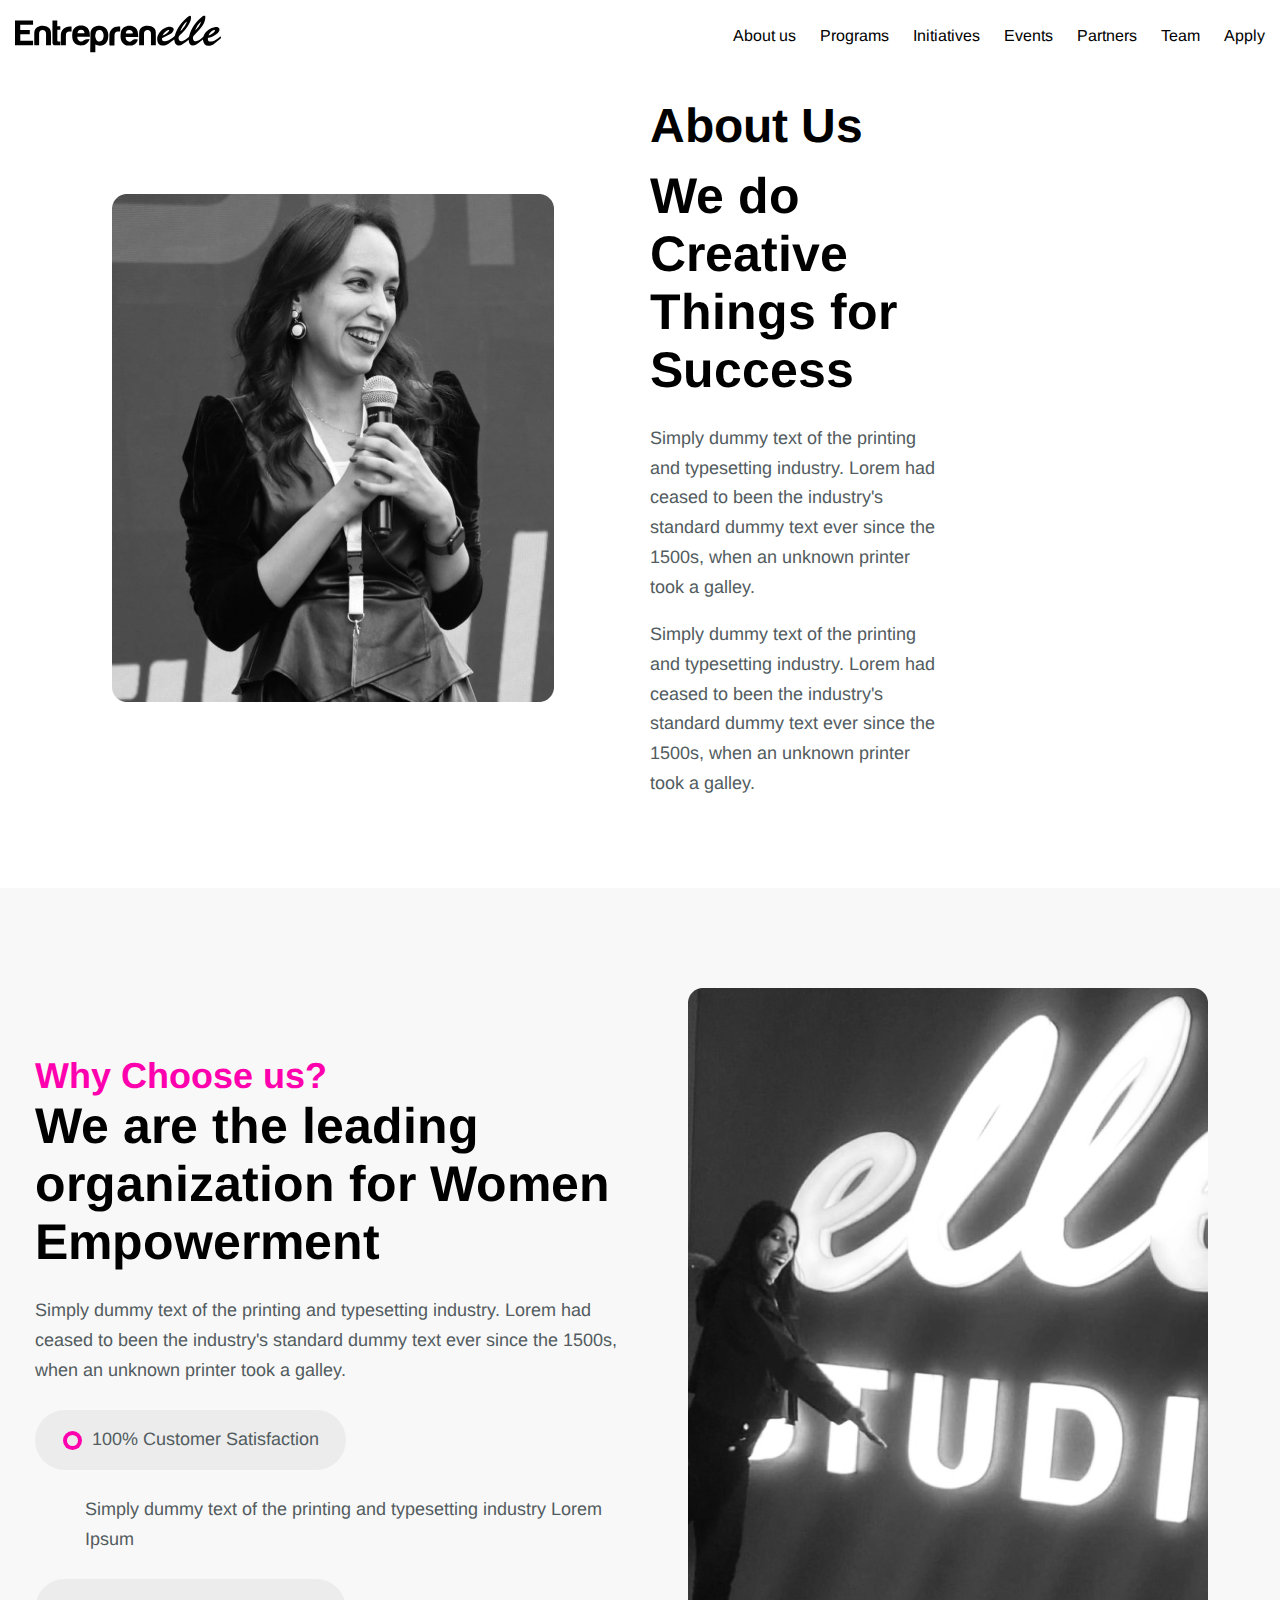
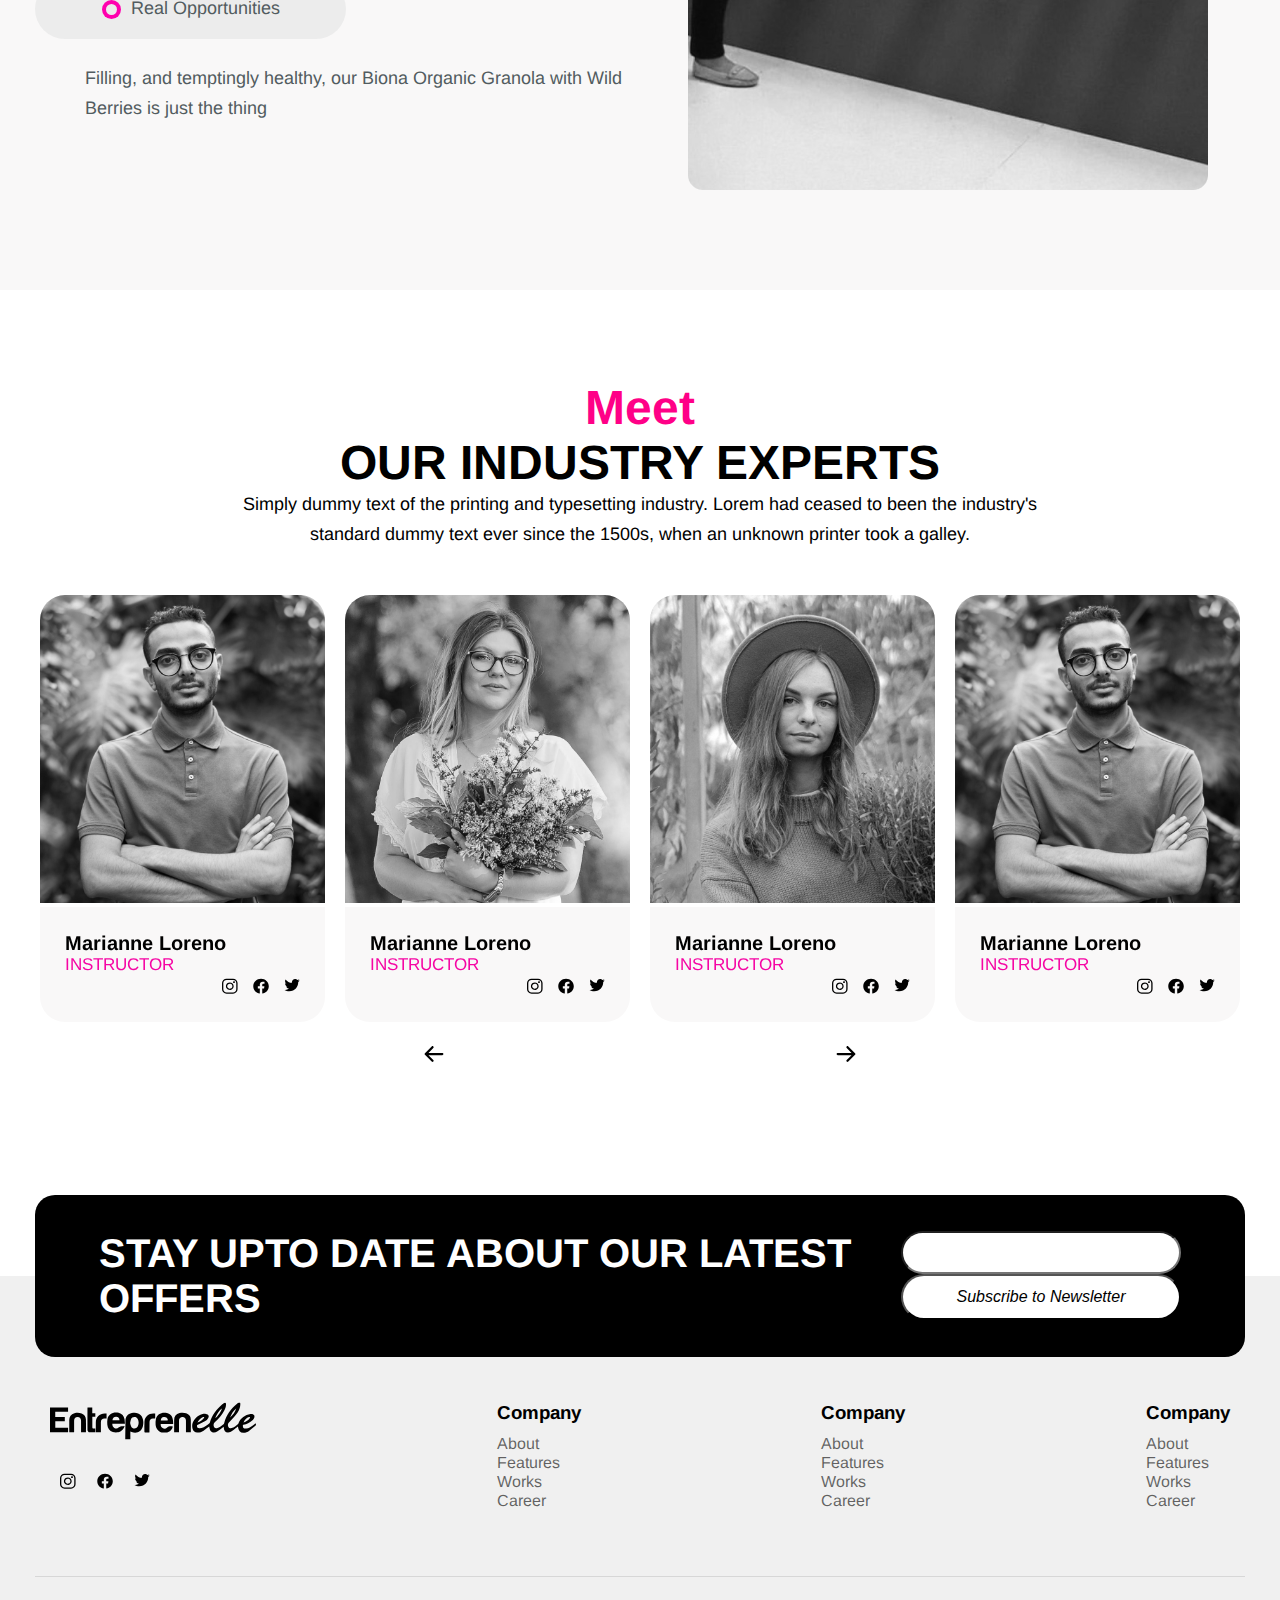
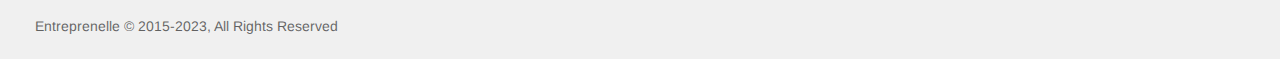
<file: about.html>
<!DOCTYPE html>
<html lang="en">
  <head>
    <meta charset="UTF-8" />
    <meta name="viewport" content="width=device-width, initial-scale=1.0" />
    <link rel="stylesheet" href="assets/css/style.css" />
    <link rel="stylesheet" href="assets/vendor/glide/glide.core.css" />
    <link rel="stylesheet" href="assets/vendor/glide/glide.theme.css" />
    <title>Document</title>
  </head>
  <body>
    <header>
      <div class="container">
        <nav>
          <a href="index.html">
            <svg
              xmlns="http://www.w3.org/2000/svg"
              width="206"
              height="38"
              viewBox="0 0 206 38"
              fill="none"
            >
              <g clip-path="url(#clip0_1_21)">
                <path
                  d="M205.539 21.3084C204.58 22.0687 203.731 22.8229 202.802 23.4737C200.782 24.8849 198.755 26.3082 196.182 26.5454C193.585 26.7826 192.578 25.7364 192.93 23.054C193.124 22.9871 193.336 22.902 193.561 22.8472C196.783 22.0869 199.617 20.542 202.189 18.5043C202.79 18.0299 203.379 17.446 203.749 16.789C204.392 15.6455 204.865 14.3378 204.034 13.1213C203.215 11.9169 201.801 11.7649 200.533 11.9778C194.956 12.9266 190.763 15.7793 188.482 21.1259C188.361 21.4118 188.282 21.7706 188.069 21.9531C186.115 23.6501 184.137 25.3289 181.564 26.0345C179.92 26.4846 179.071 26.2048 178.409 25.0613C177.614 23.6745 177.778 21.6186 178.7 20.6636C180.575 18.7172 182.493 16.8012 184.265 14.7696C186.528 12.1663 188.755 9.4961 189.726 6.07772C190.084 4.81255 190.29 3.46831 190.333 2.15449C190.393 0.457464 189.556 0.0681826 188.1 0.974479C187.736 1.19953 187.39 1.46108 187.05 1.72871C180.757 6.78329 176.346 13.097 174.204 20.9373C174.113 21.2658 174.028 21.6733 173.791 21.8801C171.741 23.7231 169.556 25.3715 166.85 26.1379C165.927 26.3994 165.072 26.2839 164.404 25.4749C163.154 23.9421 163.312 21.5334 164.756 20.1892C168.415 16.783 171.783 13.1334 174.143 8.66887C175.211 6.64339 176.073 4.54492 176.018 2.19098C175.988 0.822416 175.363 0.378391 174.125 0.980561C173.367 1.34551 172.705 1.93552 172.056 2.49511C166.279 7.43412 161.856 13.2916 159.799 20.7427C159.738 20.9556 159.611 21.1928 159.447 21.3205C157.002 23.2183 154.605 25.2377 151.546 26.0406C150.545 26.3021 149.386 26.2109 148.349 26.0223C147.256 25.8216 146.983 24.7997 146.965 23.8204C146.947 22.9202 147.748 22.7925 148.385 22.4945C150.715 21.4057 153.106 20.4081 155.309 19.1065C156.431 18.4435 157.402 17.3061 158.1 16.1747C159.55 13.8086 158.47 11.9838 155.709 11.8804C150.788 11.6919 147.184 14.1431 144.356 17.8657C142.281 20.5967 141.631 23.7414 142.651 27.105C143.312 29.2826 144.914 30.4504 147.178 30.5234C149.52 30.5964 151.68 29.9942 153.585 28.6256C155.509 27.2449 157.39 25.7912 159.222 24.4226C159.423 25.4262 159.55 26.5515 159.878 27.6099C160.485 29.5867 161.898 30.6025 163.949 30.4017C165.048 30.2983 166.255 30.0368 167.153 29.4529C169.423 27.9687 171.546 26.2656 173.694 24.672C173.694 24.7024 173.713 24.9579 173.719 25.2194C173.864 29.7144 176.807 31.7338 180.842 29.7752C182.978 28.7412 184.78 26.9894 186.716 25.5479C187.104 25.2559 187.444 24.891 187.875 24.5017C188.67 30.3592 191.868 32.1657 197.177 29.9151C197.681 29.7022 198.215 29.5015 198.64 29.1731C200.885 27.4213 203.1 25.6209 205.339 23.8569C206.352 23.0601 206.03 22.2329 205.539 21.3023V21.3084ZM198.919 15.1285C199.265 14.9947 199.701 15.0859 200.102 15.0677C199.981 15.4448 199.95 15.8949 199.726 16.193C198.209 18.2124 196.176 19.5018 193.555 20.4264C194.799 17.8231 196.486 16.0713 198.925 15.1224L198.919 15.1285ZM186.237 6.54607C185.035 10.1287 182.96 13.1152 180.06 15.5482C181.613 12.2028 183.075 8.79052 186.237 6.54607ZM171.722 6.60081C171.807 8.4499 167.584 14.6845 165.242 16.0713C166.947 12.4461 168.688 9.12506 171.722 6.60081ZM153.082 14.9704C153.415 14.8366 153.846 14.9582 154.235 14.9643C154.137 15.3049 154.137 15.7124 153.937 15.9801C152.347 18.115 150.163 19.4045 147.457 20.4933C148.834 17.8109 150.563 15.9679 153.082 14.9704Z"
                  fill="black"
                />
                <path
                  d="M5.29123 25.6572V19.3375H14.8057V15.0858H5.24269V9.69057H18.0642V5.48755H0V30.2738H18.0885V25.6572H5.29123Z"
                  fill="black"
                />
                <path
                  d="M81.7895 11.1018C77.6269 12.0629 75.491 14.7757 75.4546 19.07C75.4121 24.1671 75.3272 29.2643 75.2665 34.3614C75.2544 35.4076 75.2665 36.4538 75.2665 37.5H80.3454V29.5927C80.8854 29.7874 81.2434 29.9212 81.6075 30.0489C86.9291 31.9527 91.4072 29.69 92.8878 24.2401C93.2518 22.9019 93.3611 21.4543 93.3246 20.0614C93.1669 13.3098 88.3307 9.59338 81.7835 11.1018H81.7895ZM87.7179 24.526C86.2373 27.178 82.5359 27.1597 81.1524 24.4591C80.5881 23.352 80.4485 22.0261 80.1391 20.8765C80.4424 19.5566 80.6002 18.3887 80.9886 17.2999C81.5347 15.7854 82.7786 15.0372 84.3563 15.0068C85.8732 14.9825 87.0747 15.6333 87.7422 17.087C88.8829 19.5687 89.0771 22.0869 87.7179 24.526Z"
                  fill="black"
                />
                <path
                  d="M116.868 21.9653H123.197C123.142 20.7853 123.161 19.733 123.039 18.699C122.505 14.2405 120.703 11.9778 116.977 11.0046C111.923 9.67861 107.111 12.0508 105.946 16.7039C105.473 18.6017 105.497 20.6758 105.6 22.6587C105.788 26.3812 108.986 31.0526 114.107 30.5417C114.769 30.4748 115.436 30.5417 116.104 30.5295C119.016 30.4504 122.487 27.2997 122.827 24.3983C120.746 24.447 118.658 23.9056 116.862 25.7973C115.782 26.9408 114.022 26.9651 112.59 26.0893C111.146 25.2073 110.582 23.7901 110.703 21.9775H116.862L116.868 21.9653ZM113.822 14.9157C116.025 14.7393 117.615 15.828 117.839 17.7319C117.869 17.9934 117.499 18.5408 117.293 18.553C115.503 18.6199 113.707 18.5956 111.917 18.5956C111.571 18.5956 111.225 18.5652 110.825 18.5408C110.764 16.4728 111.984 15.0677 113.828 14.9217L113.822 14.9157Z"
                  fill="black"
                />
                <path
                  d="M74.5324 17.3C73.962 13.8756 72.0324 11.6676 68.604 10.8039C63.3492 9.48398 58.4281 12.1177 57.4815 17.0141C57.1296 18.8328 57.1417 20.7792 57.3238 22.6344C57.6696 26.144 59.4415 28.869 62.8516 29.976C64.496 30.5113 66.4135 30.4322 68.1793 30.2862C71.1101 30.0429 74.2229 26.9043 74.5203 24.1185C72.445 24.2645 70.3455 23.6988 68.5615 25.6027C67.4875 26.7523 65.7218 26.7644 64.2837 25.9129C62.8152 25.0431 62.3359 23.5772 62.2995 21.8011H74.9511C74.8054 20.1771 74.7751 18.7233 74.5385 17.3H74.5324ZM69.4839 18.3706H62.524C62.3783 16.1018 63.8407 14.6541 66.1526 14.6785C68.2642 14.6967 69.6841 16.2417 69.4839 18.3706Z"
                  fill="black"
                />
                <path
                  d="M31.5897 11.4425C29.2596 10.5301 26.8567 10.4693 24.4477 11.1384C20.9344 12.1176 19.2596 14.356 19.2596 17.9994C19.2596 21.6855 19.2596 25.3775 19.2596 29.0636C19.2596 29.4772 19.2961 29.8847 19.3143 30.274H24.114C24.114 29.763 24.114 29.3434 24.114 28.9237C24.114 25.5479 24.114 22.1721 24.114 18.7963C24.114 16.3085 25.3154 14.9886 27.5545 14.9703C29.7207 14.9521 31.0436 16.3876 31.0436 18.7719C31.0436 22.1842 31.0436 25.6026 31.0436 29.0149V30.3044H35.8494C35.8979 30.1402 35.9646 30.0307 35.9646 29.9212C35.9646 25.7607 36.0678 21.6003 35.9343 17.4459C35.8433 14.5628 34.2899 12.5008 31.5836 11.4425H31.5897Z"
                  fill="black"
                />
                <path
                  d="M136.182 11.3513C134.022 10.591 131.813 10.5241 129.599 11.1019C125.909 12.0629 124.138 14.3561 124.138 18.1333C124.138 21.6247 124.138 25.1221 124.138 28.6135V30.2984H129.034V28.9724C129.034 25.4384 129.022 21.9106 129.034 18.3766C129.04 16.7039 129.805 15.6699 131.304 15.1954C133.798 14.4047 135.934 15.9254 135.952 18.5591C135.982 22.014 135.958 25.4688 135.958 28.9176V30.3166H140.83C140.83 25.8703 140.94 21.5578 140.794 17.2574C140.691 14.2952 138.962 12.3306 136.182 11.3513Z"
                  fill="black"
                />
                <path
                  d="M43.9499 26.6C42.4997 26.5757 42.3298 26.4054 42.3298 24.976C42.3298 23.2911 42.3298 21.6002 42.3298 19.9153V14.6661H45.3273V11.1443H42.2752V5.49365H37.5907C37.5179 5.6518 37.4633 5.72479 37.4633 5.79778C37.4512 13.0907 37.4269 20.3898 37.4633 27.6827C37.4694 29.0878 38.4463 30.2313 39.7024 30.3043C41.5592 30.4077 43.4281 30.3286 45.3334 30.3286V26.6C44.8116 26.6 44.3868 26.6061 43.956 26.6H43.9499Z"
                  fill="black"
                />
                <path
                  d="M103.264 11.4485C98.537 11.4485 94.7991 14.727 94.4775 19.4592C94.247 22.8532 94.3805 26.2777 94.3987 29.6839C94.3987 29.9394 94.7809 30.3955 95.0055 30.4077C96.4375 30.4746 97.8756 30.4442 99.3622 30.4442C99.4047 30.1097 99.4593 29.8846 99.4654 29.6596C99.4957 26.4054 99.5079 23.1513 99.5443 19.8971C99.5685 17.8534 100.782 16.6186 102.821 16.5517C103.592 16.5274 104.368 16.5517 105.181 16.5517V11.4485C104.496 11.4485 103.877 11.4485 103.264 11.4485Z"
                  fill="black"
                />
                <path
                  d="M54.6416 11.406C49.5931 11.406 45.831 15.1528 45.8189 20.2196C45.8128 23.1939 45.8189 26.1744 45.8189 29.1487V30.2558H50.9098C50.9098 26.7765 50.8977 23.4129 50.9098 20.0493C50.922 17.7257 52.1356 16.5214 54.4596 16.4788C55.1453 16.4667 55.8309 16.4788 56.5652 16.4788V11.4121C55.8673 11.4121 55.2545 11.4121 54.6356 11.4121L54.6416 11.406Z"
                  fill="black"
                />
              </g>
              <defs>
                <clipPath id="clip0_1_21">
                  <rect
                    width="206"
                    height="37"
                    fill="white"
                    transform="translate(0 0.5)"
                  />
                </clipPath>
              </defs>
            </svg>
          </a>
          <ul>
            <li><a href="about.html">About us</a></li>
            <li><a href="">Programs</a></li>
            <li><a href="">Initiatives</a></li>
            <li><a href="">Events</a></li>
            <li><a href="">Partners</a></li>
            <li><a href="">Team</a></li>
            <li><a href="">Apply</a></li>
          </ul>
          <div class="hamburger">
            <button>
              <div class="bar"></div>
            </button>
          </div>
        </nav>
      </div>
    </header>

    <main>
      <div class="container">
        <section class="about">
          <img src="assets/images/aboutUs/IMG_F3BCC432828F-1 1.png" alt="" />
          <div class="about-content">
            <h2>About Us</h2>
            <h3>We do Creative Things for Success</h3>
            <p>
              Simply dummy text of the printing and typesetting industry. Lorem
              had ceased to been the industry's standard dummy text ever since
              the 1500s, when an unknown printer took a galley.
            </p>
            <br />
            <p>
              Simply dummy text of the printing and typesetting industry. Lorem
              had ceased to been the industry's standard dummy text ever since
              the 1500s, when an unknown printer took a galley.
            </p>
          </div>
        </section>
      </div>
      <section class="choose">
        <div class="container">
          <div class="choose-content">
            <h2>Why Choose us?</h2>
            <h3>We are the leading organization for Women Empowerment</h3>
            <p>
              Simply dummy text of the printing and typesetting industry. Lorem
              had ceased to been the industry's standard dummy text ever since
              the 1500s, when an unknown printer took a galley.
            </p>
            <div class="choose-bullets">
              <svg
                xmlns="http://www.w3.org/2000/svg"
                width="19"
                height="19"
                viewBox="0 0 19 19"
                fill="none"
              >
                <circle cx="9.5" cy="9.5" r="9.5" fill="#FF00AE" />
                <circle cx="9.5" cy="9.5" r="5.5" fill="#ECECEC" />
              </svg>
              <p>100% Customer Satisfaction</p>
            </div>
            <p class="bullets-margin">
              Simply dummy text of the printing and typesetting industry Lorem
              Ipsum
            </p>
            <div class="choose-bullets">
              <svg
                xmlns="http://www.w3.org/2000/svg"
                width="19"
                height="19"
                viewBox="0 0 19 19"
                fill="none"
              >
                <circle cx="9.5" cy="9.5" r="9.5" fill="#FF00AE" />
                <circle cx="9.5" cy="9.5" r="5.5" fill="#ECECEC" />
              </svg>
              <p>Real Opportunities</p>
            </div>
            <p class="bullets-margin">
              Filling, and temptingly healthy, our Biona Organic Granola with
              Wild Berries is just the thing
            </p>
          </div>
          <img src="assets/images/aboutUs/IMG_8884 1.png" alt="" />
        </div>
      </section>
      <div class="container">
        <section class="team">
          <h2>
            Meet<br />
            <span>OUR INDUSTRY EXPERTS</span>
          </h2>
          <p>
            Simply dummy text of the printing and typesetting industry. Lorem
            had ceased to been the industry's standard dummy text ever since the
            1500s, when an unknown printer took a galley.
          </p>
          <div class="glide">
            <div class="glide__track" data-glide-el="track">
              <ul class="glide__slides">
                <li class="glide__slide glide__slides-center">
                  <div class="team-card">
                    <img src="assets/images/team/Photo.jpg" alt="" />
                    <div class="team-card-content">
                      <h3>Marianne Loreno</h3>
                      <h4>INSTRUCTOR</h4>
                      <div class="team-social">
                        <svg
                          xmlns="http://www.w3.org/2000/svg"
                          width="16"
                          height="22"
                          viewBox="0 0 23 22"
                          fill="none"
                        >
                          <path
                            d="M15.8587 2.28838C17.0915 2.29192 18.2728 2.76508 19.1445 3.60451C20.0162 4.44395 20.5076 5.58145 20.5112 6.76858V15.728C20.5076 16.9152 20.0162 18.0527 19.1445 18.8921C18.2728 19.7315 17.0915 20.2047 15.8587 20.2082H6.55467C5.32188 20.2047 4.14063 19.7315 3.26891 18.8921C2.39719 18.0527 1.90583 16.9152 1.90215 15.728V6.76858C1.90583 5.58145 2.39719 4.44395 3.26891 3.60451C4.14063 2.76508 5.32188 2.29192 6.55467 2.28838H15.8587ZM15.8587 0.496582H6.55467C2.97232 0.496582 0.0414429 3.31891 0.0414429 6.76858V15.728C0.0414429 19.1777 2.97232 22 6.55467 22H15.8587C19.4411 22 22.3719 19.1777 22.3719 15.728V6.76858C22.3719 3.31891 19.4411 0.496582 15.8587 0.496582Z"
                            fill="black"
                          />
                          <path
                            d="M17.2545 6.76923C16.9785 6.76923 16.7086 6.69041 16.4791 6.54273C16.2496 6.39506 16.0707 6.18516 15.9651 5.93958C15.8595 5.694 15.8318 5.42377 15.8857 5.16307C15.9395 4.90237 16.0724 4.66289 16.2676 4.47494C16.4628 4.28698 16.7115 4.15898 16.9822 4.10712C17.253 4.05527 17.5336 4.08188 17.7886 4.1836C18.0436 4.28532 18.2616 4.45758 18.415 4.6786C18.5683 4.89961 18.6502 5.15945 18.6502 5.42526C18.6506 5.60186 18.6147 5.7768 18.5447 5.94003C18.4747 6.10326 18.3719 6.25156 18.2423 6.37644C18.1126 6.50131 17.9586 6.60029 17.7891 6.6677C17.6196 6.73511 17.4379 6.76961 17.2545 6.76923ZM11.2068 7.66489C11.943 7.66489 12.6626 7.87509 13.2746 8.26891C13.8867 8.66273 14.3637 9.22249 14.6454 9.87739C14.9271 10.5323 15.0008 11.2529 14.8572 11.9482C14.7136 12.6434 14.3591 13.282 13.8386 13.7833C13.3181 14.2845 12.6549 14.6259 11.9329 14.7642C11.211 14.9024 10.4626 14.8315 9.78252 14.5602C9.10243 14.2889 8.52114 13.8296 8.11217 13.2402C7.7032 12.6508 7.48492 11.9578 7.48492 11.249C7.48597 10.2987 7.87844 9.38768 8.57621 8.71576C9.27397 8.04384 10.22 7.6659 11.2068 7.66489ZM11.2068 5.87309C10.1027 5.87309 9.02335 6.18838 8.10529 6.77909C7.18724 7.3698 6.4717 8.20939 6.04916 9.1917C5.62663 10.174 5.51607 11.2549 5.73148 12.2977C5.94688 13.3406 6.47858 14.2984 7.25932 15.0503C8.04007 15.8021 9.03479 16.3141 10.1177 16.5215C11.2006 16.729 12.3231 16.6225 13.3432 16.2156C14.3633 15.8087 15.2352 15.1197 15.8486 14.2356C16.462 13.3516 16.7895 12.3122 16.7895 11.249C16.7895 9.82319 16.2013 8.45582 15.1543 7.44765C14.1074 6.43948 12.6874 5.87309 11.2068 5.87309Z"
                            fill="black"
                          />
                        </svg>
                        <svg
                          xmlns="http://www.w3.org/2000/svg"
                          width="16"
                          height="22"
                          viewBox="0 0 23 22"
                          fill="none"
                        >
                          <path
                            fill-rule="evenodd"
                            clip-rule="evenodd"
                            d="M22.7024 11.3129C22.7024 5.37543 17.703 0.561157 11.5372 0.561157C5.37139 0.561157 0.371948 5.37543 0.371948 11.3129C0.371948 16.6791 4.45424 21.1272 9.79263 21.9345V14.4218H6.95695V11.3129H9.79263V8.94414C9.79263 6.24997 11.4599 4.76057 14.01 4.76057C15.2317 4.76057 16.5097 4.9708 16.5097 4.9708V7.61698H15.1011C13.7149 7.61698 13.2813 8.44544 13.2813 9.29693V11.3129H16.3776L15.8832 14.4218H13.2818V21.9355C18.6202 21.1286 22.7024 16.6806 22.7024 11.3129Z"
                            fill="black"
                          />
                        </svg>
                        <svg
                          xmlns="http://www.w3.org/2000/svg"
                          width="16"
                          height="20"
                          viewBox="0 0 25 20"
                          fill="none"
                        >
                          <path
                            d="M24.628 2.94599C23.7305 3.33595 22.7809 3.59287 21.8093 3.70862C22.8304 3.11067 23.5984 2.16072 23.969 1.03693C23.0036 1.60147 21.9491 1.99758 20.8507 2.20829C20.3882 1.72356 19.832 1.33795 19.2158 1.07489C18.5996 0.811824 17.9364 0.67681 17.2664 0.678048C14.5538 0.678048 12.3587 2.84131 12.3587 5.50802C12.3568 5.87894 12.3993 6.24877 12.4853 6.60959C10.5402 6.5184 8.63553 6.02221 6.89318 5.15275C5.15083 4.28329 3.60915 3.05972 2.36677 1.5603C1.93092 2.29508 1.70041 3.13343 1.69935 3.98775C1.69935 5.66253 2.57313 7.14293 3.89253 8.01023C3.11082 7.99168 2.34514 7.78478 1.66047 7.4071V7.46692C1.66047 9.80963 3.3552 11.7586 5.59822 12.2022C5.17642 12.3146 4.74177 12.3716 4.30524 12.3717C3.99549 12.3722 3.68645 12.3421 3.38261 12.2819C4.00617 14.201 5.82102 15.5966 7.97083 15.6365C6.22396 16.9828 4.07925 17.7104 1.87381 17.7051C1.48234 17.7045 1.09123 17.6812 0.702454 17.6353C2.94606 19.0679 5.55408 19.8257 8.21607 19.8185C17.2559 19.8185 22.1946 12.4564 22.1946 6.07126C22.1946 5.86191 22.1891 5.65257 22.1791 5.4482C23.1377 4.76635 23.967 3.91902 24.628 2.94599Z"
                            fill="black"
                          />
                        </svg>
                      </div>
                    </div>
                  </div>
                </li>
                <li class="glide__slide glide__slides-center">
                  <div class="team-card">
                    <img src="assets/images/team/Photo (1).jpg" alt="" />
                    <div class="team-card-content">
                      <h3>Marianne Loreno</h3>
                      <h4>INSTRUCTOR</h4>
                      <div class="team-social">
                        <svg
                          xmlns="http://www.w3.org/2000/svg"
                          width="16"
                          height="22"
                          viewBox="0 0 23 22"
                          fill="none"
                        >
                          <path
                            d="M15.8587 2.28838C17.0915 2.29192 18.2728 2.76508 19.1445 3.60451C20.0162 4.44395 20.5076 5.58145 20.5112 6.76858V15.728C20.5076 16.9152 20.0162 18.0527 19.1445 18.8921C18.2728 19.7315 17.0915 20.2047 15.8587 20.2082H6.55467C5.32188 20.2047 4.14063 19.7315 3.26891 18.8921C2.39719 18.0527 1.90583 16.9152 1.90215 15.728V6.76858C1.90583 5.58145 2.39719 4.44395 3.26891 3.60451C4.14063 2.76508 5.32188 2.29192 6.55467 2.28838H15.8587ZM15.8587 0.496582H6.55467C2.97232 0.496582 0.0414429 3.31891 0.0414429 6.76858V15.728C0.0414429 19.1777 2.97232 22 6.55467 22H15.8587C19.4411 22 22.3719 19.1777 22.3719 15.728V6.76858C22.3719 3.31891 19.4411 0.496582 15.8587 0.496582Z"
                            fill="black"
                          />
                          <path
                            d="M17.2545 6.76923C16.9785 6.76923 16.7086 6.69041 16.4791 6.54273C16.2496 6.39506 16.0707 6.18516 15.9651 5.93958C15.8595 5.694 15.8318 5.42377 15.8857 5.16307C15.9395 4.90237 16.0724 4.66289 16.2676 4.47494C16.4628 4.28698 16.7115 4.15898 16.9822 4.10712C17.253 4.05527 17.5336 4.08188 17.7886 4.1836C18.0436 4.28532 18.2616 4.45758 18.415 4.6786C18.5683 4.89961 18.6502 5.15945 18.6502 5.42526C18.6506 5.60186 18.6147 5.7768 18.5447 5.94003C18.4747 6.10326 18.3719 6.25156 18.2423 6.37644C18.1126 6.50131 17.9586 6.60029 17.7891 6.6677C17.6196 6.73511 17.4379 6.76961 17.2545 6.76923ZM11.2068 7.66489C11.943 7.66489 12.6626 7.87509 13.2746 8.26891C13.8867 8.66273 14.3637 9.22249 14.6454 9.87739C14.9271 10.5323 15.0008 11.2529 14.8572 11.9482C14.7136 12.6434 14.3591 13.282 13.8386 13.7833C13.3181 14.2845 12.6549 14.6259 11.9329 14.7642C11.211 14.9024 10.4626 14.8315 9.78252 14.5602C9.10243 14.2889 8.52114 13.8296 8.11217 13.2402C7.7032 12.6508 7.48492 11.9578 7.48492 11.249C7.48597 10.2987 7.87844 9.38768 8.57621 8.71576C9.27397 8.04384 10.22 7.6659 11.2068 7.66489ZM11.2068 5.87309C10.1027 5.87309 9.02335 6.18838 8.10529 6.77909C7.18724 7.3698 6.4717 8.20939 6.04916 9.1917C5.62663 10.174 5.51607 11.2549 5.73148 12.2977C5.94688 13.3406 6.47858 14.2984 7.25932 15.0503C8.04007 15.8021 9.03479 16.3141 10.1177 16.5215C11.2006 16.729 12.3231 16.6225 13.3432 16.2156C14.3633 15.8087 15.2352 15.1197 15.8486 14.2356C16.462 13.3516 16.7895 12.3122 16.7895 11.249C16.7895 9.82319 16.2013 8.45582 15.1543 7.44765C14.1074 6.43948 12.6874 5.87309 11.2068 5.87309Z"
                            fill="black"
                          />
                        </svg>
                        <svg
                          xmlns="http://www.w3.org/2000/svg"
                          width="16"
                          height="22"
                          viewBox="0 0 23 22"
                          fill="none"
                        >
                          <path
                            fill-rule="evenodd"
                            clip-rule="evenodd"
                            d="M22.7024 11.3129C22.7024 5.37543 17.703 0.561157 11.5372 0.561157C5.37139 0.561157 0.371948 5.37543 0.371948 11.3129C0.371948 16.6791 4.45424 21.1272 9.79263 21.9345V14.4218H6.95695V11.3129H9.79263V8.94414C9.79263 6.24997 11.4599 4.76057 14.01 4.76057C15.2317 4.76057 16.5097 4.9708 16.5097 4.9708V7.61698H15.1011C13.7149 7.61698 13.2813 8.44544 13.2813 9.29693V11.3129H16.3776L15.8832 14.4218H13.2818V21.9355C18.6202 21.1286 22.7024 16.6806 22.7024 11.3129Z"
                            fill="black"
                          />
                        </svg>
                        <svg
                          xmlns="http://www.w3.org/2000/svg"
                          width="16"
                          height="20"
                          viewBox="0 0 25 20"
                          fill="none"
                        >
                          <path
                            d="M24.628 2.94599C23.7305 3.33595 22.7809 3.59287 21.8093 3.70862C22.8304 3.11067 23.5984 2.16072 23.969 1.03693C23.0036 1.60147 21.9491 1.99758 20.8507 2.20829C20.3882 1.72356 19.832 1.33795 19.2158 1.07489C18.5996 0.811824 17.9364 0.67681 17.2664 0.678048C14.5538 0.678048 12.3587 2.84131 12.3587 5.50802C12.3568 5.87894 12.3993 6.24877 12.4853 6.60959C10.5402 6.5184 8.63553 6.02221 6.89318 5.15275C5.15083 4.28329 3.60915 3.05972 2.36677 1.5603C1.93092 2.29508 1.70041 3.13343 1.69935 3.98775C1.69935 5.66253 2.57313 7.14293 3.89253 8.01023C3.11082 7.99168 2.34514 7.78478 1.66047 7.4071V7.46692C1.66047 9.80963 3.3552 11.7586 5.59822 12.2022C5.17642 12.3146 4.74177 12.3716 4.30524 12.3717C3.99549 12.3722 3.68645 12.3421 3.38261 12.2819C4.00617 14.201 5.82102 15.5966 7.97083 15.6365C6.22396 16.9828 4.07925 17.7104 1.87381 17.7051C1.48234 17.7045 1.09123 17.6812 0.702454 17.6353C2.94606 19.0679 5.55408 19.8257 8.21607 19.8185C17.2559 19.8185 22.1946 12.4564 22.1946 6.07126C22.1946 5.86191 22.1891 5.65257 22.1791 5.4482C23.1377 4.76635 23.967 3.91902 24.628 2.94599Z"
                            fill="black"
                          />
                        </svg>
                      </div>
                    </div>
                  </div>
                </li>
                <li class="glide__slide glide__slides-center">
                  <div class="team-card">
                    <img src="assets/images/team/Photo (2).jpg" alt="" />
                    <div class="team-card-content">
                      <h3>Marianne Loreno</h3>
                      <h4>INSTRUCTOR</h4>
                      <div class="team-social">
                        <svg
                          xmlns="http://www.w3.org/2000/svg"
                          width="16"
                          height="22"
                          viewBox="0 0 23 22"
                          fill="none"
                        >
                          <path
                            d="M15.8587 2.28838C17.0915 2.29192 18.2728 2.76508 19.1445 3.60451C20.0162 4.44395 20.5076 5.58145 20.5112 6.76858V15.728C20.5076 16.9152 20.0162 18.0527 19.1445 18.8921C18.2728 19.7315 17.0915 20.2047 15.8587 20.2082H6.55467C5.32188 20.2047 4.14063 19.7315 3.26891 18.8921C2.39719 18.0527 1.90583 16.9152 1.90215 15.728V6.76858C1.90583 5.58145 2.39719 4.44395 3.26891 3.60451C4.14063 2.76508 5.32188 2.29192 6.55467 2.28838H15.8587ZM15.8587 0.496582H6.55467C2.97232 0.496582 0.0414429 3.31891 0.0414429 6.76858V15.728C0.0414429 19.1777 2.97232 22 6.55467 22H15.8587C19.4411 22 22.3719 19.1777 22.3719 15.728V6.76858C22.3719 3.31891 19.4411 0.496582 15.8587 0.496582Z"
                            fill="black"
                          />
                          <path
                            d="M17.2545 6.76923C16.9785 6.76923 16.7086 6.69041 16.4791 6.54273C16.2496 6.39506 16.0707 6.18516 15.9651 5.93958C15.8595 5.694 15.8318 5.42377 15.8857 5.16307C15.9395 4.90237 16.0724 4.66289 16.2676 4.47494C16.4628 4.28698 16.7115 4.15898 16.9822 4.10712C17.253 4.05527 17.5336 4.08188 17.7886 4.1836C18.0436 4.28532 18.2616 4.45758 18.415 4.6786C18.5683 4.89961 18.6502 5.15945 18.6502 5.42526C18.6506 5.60186 18.6147 5.7768 18.5447 5.94003C18.4747 6.10326 18.3719 6.25156 18.2423 6.37644C18.1126 6.50131 17.9586 6.60029 17.7891 6.6677C17.6196 6.73511 17.4379 6.76961 17.2545 6.76923ZM11.2068 7.66489C11.943 7.66489 12.6626 7.87509 13.2746 8.26891C13.8867 8.66273 14.3637 9.22249 14.6454 9.87739C14.9271 10.5323 15.0008 11.2529 14.8572 11.9482C14.7136 12.6434 14.3591 13.282 13.8386 13.7833C13.3181 14.2845 12.6549 14.6259 11.9329 14.7642C11.211 14.9024 10.4626 14.8315 9.78252 14.5602C9.10243 14.2889 8.52114 13.8296 8.11217 13.2402C7.7032 12.6508 7.48492 11.9578 7.48492 11.249C7.48597 10.2987 7.87844 9.38768 8.57621 8.71576C9.27397 8.04384 10.22 7.6659 11.2068 7.66489ZM11.2068 5.87309C10.1027 5.87309 9.02335 6.18838 8.10529 6.77909C7.18724 7.3698 6.4717 8.20939 6.04916 9.1917C5.62663 10.174 5.51607 11.2549 5.73148 12.2977C5.94688 13.3406 6.47858 14.2984 7.25932 15.0503C8.04007 15.8021 9.03479 16.3141 10.1177 16.5215C11.2006 16.729 12.3231 16.6225 13.3432 16.2156C14.3633 15.8087 15.2352 15.1197 15.8486 14.2356C16.462 13.3516 16.7895 12.3122 16.7895 11.249C16.7895 9.82319 16.2013 8.45582 15.1543 7.44765C14.1074 6.43948 12.6874 5.87309 11.2068 5.87309Z"
                            fill="black"
                          />
                        </svg>
                        <svg
                          xmlns="http://www.w3.org/2000/svg"
                          width="16"
                          height="22"
                          viewBox="0 0 23 22"
                          fill="none"
                        >
                          <path
                            fill-rule="evenodd"
                            clip-rule="evenodd"
                            d="M22.7024 11.3129C22.7024 5.37543 17.703 0.561157 11.5372 0.561157C5.37139 0.561157 0.371948 5.37543 0.371948 11.3129C0.371948 16.6791 4.45424 21.1272 9.79263 21.9345V14.4218H6.95695V11.3129H9.79263V8.94414C9.79263 6.24997 11.4599 4.76057 14.01 4.76057C15.2317 4.76057 16.5097 4.9708 16.5097 4.9708V7.61698H15.1011C13.7149 7.61698 13.2813 8.44544 13.2813 9.29693V11.3129H16.3776L15.8832 14.4218H13.2818V21.9355C18.6202 21.1286 22.7024 16.6806 22.7024 11.3129Z"
                            fill="black"
                          />
                        </svg>
                        <svg
                          xmlns="http://www.w3.org/2000/svg"
                          width="16"
                          height="20"
                          viewBox="0 0 25 20"
                          fill="none"
                        >
                          <path
                            d="M24.628 2.94599C23.7305 3.33595 22.7809 3.59287 21.8093 3.70862C22.8304 3.11067 23.5984 2.16072 23.969 1.03693C23.0036 1.60147 21.9491 1.99758 20.8507 2.20829C20.3882 1.72356 19.832 1.33795 19.2158 1.07489C18.5996 0.811824 17.9364 0.67681 17.2664 0.678048C14.5538 0.678048 12.3587 2.84131 12.3587 5.50802C12.3568 5.87894 12.3993 6.24877 12.4853 6.60959C10.5402 6.5184 8.63553 6.02221 6.89318 5.15275C5.15083 4.28329 3.60915 3.05972 2.36677 1.5603C1.93092 2.29508 1.70041 3.13343 1.69935 3.98775C1.69935 5.66253 2.57313 7.14293 3.89253 8.01023C3.11082 7.99168 2.34514 7.78478 1.66047 7.4071V7.46692C1.66047 9.80963 3.3552 11.7586 5.59822 12.2022C5.17642 12.3146 4.74177 12.3716 4.30524 12.3717C3.99549 12.3722 3.68645 12.3421 3.38261 12.2819C4.00617 14.201 5.82102 15.5966 7.97083 15.6365C6.22396 16.9828 4.07925 17.7104 1.87381 17.7051C1.48234 17.7045 1.09123 17.6812 0.702454 17.6353C2.94606 19.0679 5.55408 19.8257 8.21607 19.8185C17.2559 19.8185 22.1946 12.4564 22.1946 6.07126C22.1946 5.86191 22.1891 5.65257 22.1791 5.4482C23.1377 4.76635 23.967 3.91902 24.628 2.94599Z"
                            fill="black"
                          />
                        </svg>
                      </div>
                    </div>
                  </div>
                </li>
              </ul>
            </div>
            <div class="glide__arrows-new" data-glide-el="controls">
              <button class="new-arrow" data-glide-dir="<">
                <svg
                  xmlns="http://www.w3.org/2000/svg"
                  width="24"
                  height="24"
                  viewBox="0 0 24 24"
                  fill="none"
                >
                  <path
                    d="M9.70406 4.4541L2.95406 11.2041C2.84918 11.3086 2.76597 11.4328 2.70919 11.5696C2.6524 11.7063 2.62317 11.8529 2.62317 12.001C2.62317 12.149 2.6524 12.2957 2.70919 12.4324C2.76597 12.5691 2.84918 12.6933 2.95406 12.7979L9.70406 19.5479C9.91541 19.7592 10.2021 19.8779 10.5009 19.8779C10.7998 19.8779 11.0865 19.7592 11.2978 19.5479C11.5092 19.3365 11.6279 19.0499 11.6279 18.751C11.6279 18.4521 11.5092 18.1654 11.2978 17.9541L6.46875 13.125L20.25 13.125C20.5484 13.125 20.8345 13.0065 21.0455 12.7955C21.2565 12.5846 21.375 12.2984 21.375 12C21.375 11.7017 21.2565 11.4155 21.0455 11.2045C20.8345 10.9936 20.5484 10.875 20.25 10.875L6.46875 10.875L11.2987 6.04598C11.5101 5.83463 11.6288 5.54799 11.6288 5.2491C11.6288 4.95022 11.5101 4.66357 11.2987 4.45223C11.0874 4.24088 10.8008 4.12215 10.5019 4.12215C10.203 4.12215 9.91634 4.24088 9.705 4.45223L9.70406 4.4541Z"
                    fill="black"
                  />
                </svg>
              </button>
              <button class="new-arrow" data-glide-dir=">">
                <svg
                  xmlns="http://www.w3.org/2000/svg"
                  width="24"
                  height="24"
                  viewBox="0 0 24 24"
                  fill="none"
                >
                  <path
                    d="M14.2959 4.4541L21.0459 11.2041C21.1508 11.3086 21.234 11.4328 21.2908 11.5696C21.3476 11.7063 21.3768 11.8529 21.3768 12.001C21.3768 12.149 21.3476 12.2957 21.2908 12.4324C21.234 12.5691 21.1508 12.6933 21.0459 12.7979L14.2959 19.5479C14.0846 19.7592 13.7979 19.8779 13.4991 19.8779C13.2002 19.8779 12.9135 19.7592 12.7022 19.5479C12.4908 19.3365 12.3721 19.0499 12.3721 18.751C12.3721 18.4521 12.4908 18.1654 12.7022 17.9541L17.5313 13.125L3.75 13.125C3.45163 13.125 3.16548 13.0065 2.9545 12.7955C2.74353 12.5846 2.625 12.2984 2.625 12C2.625 11.7017 2.74353 11.4155 2.95451 11.2045C3.16548 10.9936 3.45163 10.875 3.75 10.875L17.5313 10.875L12.7013 6.04598C12.4899 5.83463 12.3712 5.54799 12.3712 5.2491C12.3712 4.95022 12.4899 4.66357 12.7013 4.45223C12.9126 4.24088 13.1992 4.12215 13.4981 4.12215C13.797 4.12215 14.0837 4.24088 14.295 4.45223L14.2959 4.4541Z"
                    fill="black"
                  />
                </svg>
              </button>
            </div>
          </div>
        </section>
      </div>
    </main>

    <div class="container" style="z-index: 1">
      <div class="newsletter">
        <h2>STAY UPTO DATE ABOUT OUR LATEST OFFERS</h2>
        <div class="newsletter-sub">
          <form action="">
            <input type="text" />
          </form>
          <input class="subm" type="button" value="Subscribe to Newsletter" />
        </div>
      </div>
    </div>

    <footer class="foot">
      <div class="container">
        <div class="footer-flex-content">
          <div class="footer-content">
            <div class="footer-social">
              <svg
                xmlns="http://www.w3.org/2000/svg"
                width="206"
                height="38"
                viewBox="0 0 206 38"
                fill="none"
              >
                <g clip-path="url(#clip0_1_21)">
                  <path
                    d="M205.539 21.3084C204.58 22.0687 203.731 22.8229 202.802 23.4737C200.782 24.8849 198.755 26.3082 196.182 26.5454C193.585 26.7826 192.578 25.7364 192.93 23.054C193.124 22.9871 193.336 22.902 193.561 22.8472C196.783 22.0869 199.617 20.542 202.189 18.5043C202.79 18.0299 203.379 17.446 203.749 16.789C204.392 15.6455 204.865 14.3378 204.034 13.1213C203.215 11.9169 201.801 11.7649 200.533 11.9778C194.956 12.9266 190.763 15.7793 188.482 21.1259C188.361 21.4118 188.282 21.7706 188.069 21.9531C186.115 23.6501 184.137 25.3289 181.564 26.0345C179.92 26.4846 179.071 26.2048 178.409 25.0613C177.614 23.6745 177.778 21.6186 178.7 20.6636C180.575 18.7172 182.493 16.8012 184.265 14.7696C186.528 12.1663 188.755 9.4961 189.726 6.07772C190.084 4.81255 190.29 3.46831 190.333 2.15449C190.393 0.457464 189.556 0.0681826 188.1 0.974479C187.736 1.19953 187.39 1.46108 187.05 1.72871C180.757 6.78329 176.346 13.097 174.204 20.9373C174.113 21.2658 174.028 21.6733 173.791 21.8801C171.741 23.7231 169.556 25.3715 166.85 26.1379C165.927 26.3994 165.072 26.2839 164.404 25.4749C163.154 23.9421 163.312 21.5334 164.756 20.1892C168.415 16.783 171.783 13.1334 174.143 8.66887C175.211 6.64339 176.073 4.54492 176.018 2.19098C175.988 0.822416 175.363 0.378391 174.125 0.980561C173.367 1.34551 172.705 1.93552 172.056 2.49511C166.279 7.43412 161.856 13.2916 159.799 20.7427C159.738 20.9556 159.611 21.1928 159.447 21.3205C157.002 23.2183 154.605 25.2377 151.546 26.0406C150.545 26.3021 149.386 26.2109 148.349 26.0223C147.256 25.8216 146.983 24.7997 146.965 23.8204C146.947 22.9202 147.748 22.7925 148.385 22.4945C150.715 21.4057 153.106 20.4081 155.309 19.1065C156.431 18.4435 157.402 17.3061 158.1 16.1747C159.55 13.8086 158.47 11.9838 155.709 11.8804C150.788 11.6919 147.184 14.1431 144.356 17.8657C142.281 20.5967 141.631 23.7414 142.651 27.105C143.312 29.2826 144.914 30.4504 147.178 30.5234C149.52 30.5964 151.68 29.9942 153.585 28.6256C155.509 27.2449 157.39 25.7912 159.222 24.4226C159.423 25.4262 159.55 26.5515 159.878 27.6099C160.485 29.5867 161.898 30.6025 163.949 30.4017C165.048 30.2983 166.255 30.0368 167.153 29.4529C169.423 27.9687 171.546 26.2656 173.694 24.672C173.694 24.7024 173.713 24.9579 173.719 25.2194C173.864 29.7144 176.807 31.7338 180.842 29.7752C182.978 28.7412 184.78 26.9894 186.716 25.5479C187.104 25.2559 187.444 24.891 187.875 24.5017C188.67 30.3592 191.868 32.1657 197.177 29.9151C197.681 29.7022 198.215 29.5015 198.64 29.1731C200.885 27.4213 203.1 25.6209 205.339 23.8569C206.352 23.0601 206.03 22.2329 205.539 21.3023V21.3084ZM198.919 15.1285C199.265 14.9947 199.701 15.0859 200.102 15.0677C199.981 15.4448 199.95 15.8949 199.726 16.193C198.209 18.2124 196.176 19.5018 193.555 20.4264C194.799 17.8231 196.486 16.0713 198.925 15.1224L198.919 15.1285ZM186.237 6.54607C185.035 10.1287 182.96 13.1152 180.06 15.5482C181.613 12.2028 183.075 8.79052 186.237 6.54607ZM171.722 6.60081C171.807 8.4499 167.584 14.6845 165.242 16.0713C166.947 12.4461 168.688 9.12506 171.722 6.60081ZM153.082 14.9704C153.415 14.8366 153.846 14.9582 154.235 14.9643C154.137 15.3049 154.137 15.7124 153.937 15.9801C152.347 18.115 150.163 19.4045 147.457 20.4933C148.834 17.8109 150.563 15.9679 153.082 14.9704Z"
                    fill="black"
                  />
                  <path
                    d="M5.29123 25.6572V19.3375H14.8057V15.0858H5.24269V9.69057H18.0642V5.48755H0V30.2738H18.0885V25.6572H5.29123Z"
                    fill="black"
                  />
                  <path
                    d="M81.7895 11.1018C77.6269 12.0629 75.491 14.7757 75.4546 19.07C75.4121 24.1671 75.3272 29.2643 75.2665 34.3614C75.2544 35.4076 75.2665 36.4538 75.2665 37.5H80.3454V29.5927C80.8854 29.7874 81.2434 29.9212 81.6075 30.0489C86.9291 31.9527 91.4072 29.69 92.8878 24.2401C93.2518 22.9019 93.3611 21.4543 93.3246 20.0614C93.1669 13.3098 88.3307 9.59338 81.7835 11.1018H81.7895ZM87.7179 24.526C86.2373 27.178 82.5359 27.1597 81.1524 24.4591C80.5881 23.352 80.4485 22.0261 80.1391 20.8765C80.4424 19.5566 80.6002 18.3887 80.9886 17.2999C81.5347 15.7854 82.7786 15.0372 84.3563 15.0068C85.8732 14.9825 87.0747 15.6333 87.7422 17.087C88.8829 19.5687 89.0771 22.0869 87.7179 24.526Z"
                    fill="black"
                  />
                  <path
                    d="M116.868 21.9653H123.197C123.142 20.7853 123.161 19.733 123.039 18.699C122.505 14.2405 120.703 11.9778 116.977 11.0046C111.923 9.67861 107.111 12.0508 105.946 16.7039C105.473 18.6017 105.497 20.6758 105.6 22.6587C105.788 26.3812 108.986 31.0526 114.107 30.5417C114.769 30.4748 115.436 30.5417 116.104 30.5295C119.016 30.4504 122.487 27.2997 122.827 24.3983C120.746 24.447 118.658 23.9056 116.862 25.7973C115.782 26.9408 114.022 26.9651 112.59 26.0893C111.146 25.2073 110.582 23.7901 110.703 21.9775H116.862L116.868 21.9653ZM113.822 14.9157C116.025 14.7393 117.615 15.828 117.839 17.7319C117.869 17.9934 117.499 18.5408 117.293 18.553C115.503 18.6199 113.707 18.5956 111.917 18.5956C111.571 18.5956 111.225 18.5652 110.825 18.5408C110.764 16.4728 111.984 15.0677 113.828 14.9217L113.822 14.9157Z"
                    fill="black"
                  />
                  <path
                    d="M74.5324 17.3C73.962 13.8756 72.0324 11.6676 68.604 10.8039C63.3492 9.48398 58.4281 12.1177 57.4815 17.0141C57.1296 18.8328 57.1417 20.7792 57.3238 22.6344C57.6696 26.144 59.4415 28.869 62.8516 29.976C64.496 30.5113 66.4135 30.4322 68.1793 30.2862C71.1101 30.0429 74.2229 26.9043 74.5203 24.1185C72.445 24.2645 70.3455 23.6988 68.5615 25.6027C67.4875 26.7523 65.7218 26.7644 64.2837 25.9129C62.8152 25.0431 62.3359 23.5772 62.2995 21.8011H74.9511C74.8054 20.1771 74.7751 18.7233 74.5385 17.3H74.5324ZM69.4839 18.3706H62.524C62.3783 16.1018 63.8407 14.6541 66.1526 14.6785C68.2642 14.6967 69.6841 16.2417 69.4839 18.3706Z"
                    fill="black"
                  />
                  <path
                    d="M31.5897 11.4425C29.2596 10.5301 26.8567 10.4693 24.4477 11.1384C20.9344 12.1176 19.2596 14.356 19.2596 17.9994C19.2596 21.6855 19.2596 25.3775 19.2596 29.0636C19.2596 29.4772 19.2961 29.8847 19.3143 30.274H24.114C24.114 29.763 24.114 29.3434 24.114 28.9237C24.114 25.5479 24.114 22.1721 24.114 18.7963C24.114 16.3085 25.3154 14.9886 27.5545 14.9703C29.7207 14.9521 31.0436 16.3876 31.0436 18.7719C31.0436 22.1842 31.0436 25.6026 31.0436 29.0149V30.3044H35.8494C35.8979 30.1402 35.9646 30.0307 35.9646 29.9212C35.9646 25.7607 36.0678 21.6003 35.9343 17.4459C35.8433 14.5628 34.2899 12.5008 31.5836 11.4425H31.5897Z"
                    fill="black"
                  />
                  <path
                    d="M136.182 11.3513C134.022 10.591 131.813 10.5241 129.599 11.1019C125.909 12.0629 124.138 14.3561 124.138 18.1333C124.138 21.6247 124.138 25.1221 124.138 28.6135V30.2984H129.034V28.9724C129.034 25.4384 129.022 21.9106 129.034 18.3766C129.04 16.7039 129.805 15.6699 131.304 15.1954C133.798 14.4047 135.934 15.9254 135.952 18.5591C135.982 22.014 135.958 25.4688 135.958 28.9176V30.3166H140.83C140.83 25.8703 140.94 21.5578 140.794 17.2574C140.691 14.2952 138.962 12.3306 136.182 11.3513Z"
                    fill="black"
                  />
                  <path
                    d="M43.9499 26.6C42.4997 26.5757 42.3298 26.4054 42.3298 24.976C42.3298 23.2911 42.3298 21.6002 42.3298 19.9153V14.6661H45.3273V11.1443H42.2752V5.49365H37.5907C37.5179 5.6518 37.4633 5.72479 37.4633 5.79778C37.4512 13.0907 37.4269 20.3898 37.4633 27.6827C37.4694 29.0878 38.4463 30.2313 39.7024 30.3043C41.5592 30.4077 43.4281 30.3286 45.3334 30.3286V26.6C44.8116 26.6 44.3868 26.6061 43.956 26.6H43.9499Z"
                    fill="black"
                  />
                  <path
                    d="M103.264 11.4485C98.537 11.4485 94.7991 14.727 94.4775 19.4592C94.247 22.8532 94.3805 26.2777 94.3987 29.6839C94.3987 29.9394 94.7809 30.3955 95.0055 30.4077C96.4375 30.4746 97.8756 30.4442 99.3622 30.4442C99.4047 30.1097 99.4593 29.8846 99.4654 29.6596C99.4957 26.4054 99.5079 23.1513 99.5443 19.8971C99.5685 17.8534 100.782 16.6186 102.821 16.5517C103.592 16.5274 104.368 16.5517 105.181 16.5517V11.4485C104.496 11.4485 103.877 11.4485 103.264 11.4485Z"
                    fill="black"
                  />
                  <path
                    d="M54.6416 11.406C49.5931 11.406 45.831 15.1528 45.8189 20.2196C45.8128 23.1939 45.8189 26.1744 45.8189 29.1487V30.2558H50.9098C50.9098 26.7765 50.8977 23.4129 50.9098 20.0493C50.922 17.7257 52.1356 16.5214 54.4596 16.4788C55.1453 16.4667 55.8309 16.4788 56.5652 16.4788V11.4121C55.8673 11.4121 55.2545 11.4121 54.6356 11.4121L54.6416 11.406Z"
                    fill="black"
                  />
                </g>
                <defs>
                  <clipPath id="clip0_1_21">
                    <rect
                      width="206"
                      height="37"
                      fill="white"
                      transform="translate(0 0.5)"
                    />
                  </clipPath>
                </defs>
              </svg>
              <div class="soc">
                <svg
                  xmlns="http://www.w3.org/2000/svg"
                  width="16"
                  height="22"
                  viewBox="0 0 23 22"
                  fill="none"
                >
                  <path
                    d="M15.8587 2.28838C17.0915 2.29192 18.2728 2.76508 19.1445 3.60451C20.0162 4.44395 20.5076 5.58145 20.5112 6.76858V15.728C20.5076 16.9152 20.0162 18.0527 19.1445 18.8921C18.2728 19.7315 17.0915 20.2047 15.8587 20.2082H6.55467C5.32188 20.2047 4.14063 19.7315 3.26891 18.8921C2.39719 18.0527 1.90583 16.9152 1.90215 15.728V6.76858C1.90583 5.58145 2.39719 4.44395 3.26891 3.60451C4.14063 2.76508 5.32188 2.29192 6.55467 2.28838H15.8587ZM15.8587 0.496582H6.55467C2.97232 0.496582 0.0414429 3.31891 0.0414429 6.76858V15.728C0.0414429 19.1777 2.97232 22 6.55467 22H15.8587C19.4411 22 22.3719 19.1777 22.3719 15.728V6.76858C22.3719 3.31891 19.4411 0.496582 15.8587 0.496582Z"
                    fill="black"
                  />
                  <path
                    d="M17.2545 6.76923C16.9785 6.76923 16.7086 6.69041 16.4791 6.54273C16.2496 6.39506 16.0707 6.18516 15.9651 5.93958C15.8595 5.694 15.8318 5.42377 15.8857 5.16307C15.9395 4.90237 16.0724 4.66289 16.2676 4.47494C16.4628 4.28698 16.7115 4.15898 16.9822 4.10712C17.253 4.05527 17.5336 4.08188 17.7886 4.1836C18.0436 4.28532 18.2616 4.45758 18.415 4.6786C18.5683 4.89961 18.6502 5.15945 18.6502 5.42526C18.6506 5.60186 18.6147 5.7768 18.5447 5.94003C18.4747 6.10326 18.3719 6.25156 18.2423 6.37644C18.1126 6.50131 17.9586 6.60029 17.7891 6.6677C17.6196 6.73511 17.4379 6.76961 17.2545 6.76923ZM11.2068 7.66489C11.943 7.66489 12.6626 7.87509 13.2746 8.26891C13.8867 8.66273 14.3637 9.22249 14.6454 9.87739C14.9271 10.5323 15.0008 11.2529 14.8572 11.9482C14.7136 12.6434 14.3591 13.282 13.8386 13.7833C13.3181 14.2845 12.6549 14.6259 11.9329 14.7642C11.211 14.9024 10.4626 14.8315 9.78252 14.5602C9.10243 14.2889 8.52114 13.8296 8.11217 13.2402C7.7032 12.6508 7.48492 11.9578 7.48492 11.249C7.48597 10.2987 7.87844 9.38768 8.57621 8.71576C9.27397 8.04384 10.22 7.6659 11.2068 7.66489ZM11.2068 5.87309C10.1027 5.87309 9.02335 6.18838 8.10529 6.77909C7.18724 7.3698 6.4717 8.20939 6.04916 9.1917C5.62663 10.174 5.51607 11.2549 5.73148 12.2977C5.94688 13.3406 6.47858 14.2984 7.25932 15.0503C8.04007 15.8021 9.03479 16.3141 10.1177 16.5215C11.2006 16.729 12.3231 16.6225 13.3432 16.2156C14.3633 15.8087 15.2352 15.1197 15.8486 14.2356C16.462 13.3516 16.7895 12.3122 16.7895 11.249C16.7895 9.82319 16.2013 8.45582 15.1543 7.44765C14.1074 6.43948 12.6874 5.87309 11.2068 5.87309Z"
                    fill="black"
                  />
                </svg>
                <svg
                  xmlns="http://www.w3.org/2000/svg"
                  width="16"
                  height="22"
                  viewBox="0 0 23 22"
                  fill="none"
                >
                  <path
                    fill-rule="evenodd"
                    clip-rule="evenodd"
                    d="M22.7024 11.3129C22.7024 5.37543 17.703 0.561157 11.5372 0.561157C5.37139 0.561157 0.371948 5.37543 0.371948 11.3129C0.371948 16.6791 4.45424 21.1272 9.79263 21.9345V14.4218H6.95695V11.3129H9.79263V8.94414C9.79263 6.24997 11.4599 4.76057 14.01 4.76057C15.2317 4.76057 16.5097 4.9708 16.5097 4.9708V7.61698H15.1011C13.7149 7.61698 13.2813 8.44544 13.2813 9.29693V11.3129H16.3776L15.8832 14.4218H13.2818V21.9355C18.6202 21.1286 22.7024 16.6806 22.7024 11.3129Z"
                    fill="black"
                  />
                </svg>
                <svg
                  xmlns="http://www.w3.org/2000/svg"
                  width="16"
                  height="20"
                  viewBox="0 0 25 20"
                  fill="none"
                >
                  <path
                    d="M24.628 2.94599C23.7305 3.33595 22.7809 3.59287 21.8093 3.70862C22.8304 3.11067 23.5984 2.16072 23.969 1.03693C23.0036 1.60147 21.9491 1.99758 20.8507 2.20829C20.3882 1.72356 19.832 1.33795 19.2158 1.07489C18.5996 0.811824 17.9364 0.67681 17.2664 0.678048C14.5538 0.678048 12.3587 2.84131 12.3587 5.50802C12.3568 5.87894 12.3993 6.24877 12.4853 6.60959C10.5402 6.5184 8.63553 6.02221 6.89318 5.15275C5.15083 4.28329 3.60915 3.05972 2.36677 1.5603C1.93092 2.29508 1.70041 3.13343 1.69935 3.98775C1.69935 5.66253 2.57313 7.14293 3.89253 8.01023C3.11082 7.99168 2.34514 7.78478 1.66047 7.4071V7.46692C1.66047 9.80963 3.3552 11.7586 5.59822 12.2022C5.17642 12.3146 4.74177 12.3716 4.30524 12.3717C3.99549 12.3722 3.68645 12.3421 3.38261 12.2819C4.00617 14.201 5.82102 15.5966 7.97083 15.6365C6.22396 16.9828 4.07925 17.7104 1.87381 17.7051C1.48234 17.7045 1.09123 17.6812 0.702454 17.6353C2.94606 19.0679 5.55408 19.8257 8.21607 19.8185C17.2559 19.8185 22.1946 12.4564 22.1946 6.07126C22.1946 5.86191 22.1891 5.65257 22.1791 5.4482C23.1377 4.76635 23.967 3.91902 24.628 2.94599Z"
                    fill="black"
                  />
                </svg>
              </div>
            </div>
            <div class="footer-detail1">
              <h3>Company</h3>
              <ul>
                <li>About</li>
                <li>Features</li>
                <li>Works</li>
                <li>Career</li>
              </ul>
            </div>
            <div class="footer-detail2">
              <h3>Company</h3>
              <ul>
                <li>About</li>
                <li>Features</li>
                <li>Works</li>
                <li>Career</li>
              </ul>
            </div>
            <div class="footer-detail3">
              <h3>Company</h3>
              <ul>
                <li>About</li>
                <li>Features</li>
                <li>Works</li>
                <li>Career</li>
              </ul>
            </div>
          </div>
          <div class="section-break"></div>

          <p class="footer-rights">
            Entreprenelle © 2015-2023, All Rights Reserved
          </p>
        </div>
      </div>
    </footer>

    <div class="mobile-nav" style="display: none">
      <div class="nav-blocker"></div>
      <div class="nav-content">
        <a href="index.html">
          <svg
            xmlns="http://www.w3.org/2000/svg"
            width="206"
            height="38"
            viewBox="0 0 206 38"
            fill="none"
          >
            <g clip-path="url(#clip0_1_21)">
              <path
                d="M205.539 21.3084C204.58 22.0687 203.731 22.8229 202.802 23.4737C200.782 24.8849 198.755 26.3082 196.182 26.5454C193.585 26.7826 192.578 25.7364 192.93 23.054C193.124 22.9871 193.336 22.902 193.561 22.8472C196.783 22.0869 199.617 20.542 202.189 18.5043C202.79 18.0299 203.379 17.446 203.749 16.789C204.392 15.6455 204.865 14.3378 204.034 13.1213C203.215 11.9169 201.801 11.7649 200.533 11.9778C194.956 12.9266 190.763 15.7793 188.482 21.1259C188.361 21.4118 188.282 21.7706 188.069 21.9531C186.115 23.6501 184.137 25.3289 181.564 26.0345C179.92 26.4846 179.071 26.2048 178.409 25.0613C177.614 23.6745 177.778 21.6186 178.7 20.6636C180.575 18.7172 182.493 16.8012 184.265 14.7696C186.528 12.1663 188.755 9.4961 189.726 6.07772C190.084 4.81255 190.29 3.46831 190.333 2.15449C190.393 0.457464 189.556 0.0681826 188.1 0.974479C187.736 1.19953 187.39 1.46108 187.05 1.72871C180.757 6.78329 176.346 13.097 174.204 20.9373C174.113 21.2658 174.028 21.6733 173.791 21.8801C171.741 23.7231 169.556 25.3715 166.85 26.1379C165.927 26.3994 165.072 26.2839 164.404 25.4749C163.154 23.9421 163.312 21.5334 164.756 20.1892C168.415 16.783 171.783 13.1334 174.143 8.66887C175.211 6.64339 176.073 4.54492 176.018 2.19098C175.988 0.822416 175.363 0.378391 174.125 0.980561C173.367 1.34551 172.705 1.93552 172.056 2.49511C166.279 7.43412 161.856 13.2916 159.799 20.7427C159.738 20.9556 159.611 21.1928 159.447 21.3205C157.002 23.2183 154.605 25.2377 151.546 26.0406C150.545 26.3021 149.386 26.2109 148.349 26.0223C147.256 25.8216 146.983 24.7997 146.965 23.8204C146.947 22.9202 147.748 22.7925 148.385 22.4945C150.715 21.4057 153.106 20.4081 155.309 19.1065C156.431 18.4435 157.402 17.3061 158.1 16.1747C159.55 13.8086 158.47 11.9838 155.709 11.8804C150.788 11.6919 147.184 14.1431 144.356 17.8657C142.281 20.5967 141.631 23.7414 142.651 27.105C143.312 29.2826 144.914 30.4504 147.178 30.5234C149.52 30.5964 151.68 29.9942 153.585 28.6256C155.509 27.2449 157.39 25.7912 159.222 24.4226C159.423 25.4262 159.55 26.5515 159.878 27.6099C160.485 29.5867 161.898 30.6025 163.949 30.4017C165.048 30.2983 166.255 30.0368 167.153 29.4529C169.423 27.9687 171.546 26.2656 173.694 24.672C173.694 24.7024 173.713 24.9579 173.719 25.2194C173.864 29.7144 176.807 31.7338 180.842 29.7752C182.978 28.7412 184.78 26.9894 186.716 25.5479C187.104 25.2559 187.444 24.891 187.875 24.5017C188.67 30.3592 191.868 32.1657 197.177 29.9151C197.681 29.7022 198.215 29.5015 198.64 29.1731C200.885 27.4213 203.1 25.6209 205.339 23.8569C206.352 23.0601 206.03 22.2329 205.539 21.3023V21.3084ZM198.919 15.1285C199.265 14.9947 199.701 15.0859 200.102 15.0677C199.981 15.4448 199.95 15.8949 199.726 16.193C198.209 18.2124 196.176 19.5018 193.555 20.4264C194.799 17.8231 196.486 16.0713 198.925 15.1224L198.919 15.1285ZM186.237 6.54607C185.035 10.1287 182.96 13.1152 180.06 15.5482C181.613 12.2028 183.075 8.79052 186.237 6.54607ZM171.722 6.60081C171.807 8.4499 167.584 14.6845 165.242 16.0713C166.947 12.4461 168.688 9.12506 171.722 6.60081ZM153.082 14.9704C153.415 14.8366 153.846 14.9582 154.235 14.9643C154.137 15.3049 154.137 15.7124 153.937 15.9801C152.347 18.115 150.163 19.4045 147.457 20.4933C148.834 17.8109 150.563 15.9679 153.082 14.9704Z"
                fill="white"
              />
              <path
                d="M5.29123 25.6572V19.3375H14.8057V15.0858H5.24269V9.69057H18.0642V5.48755H0V30.2738H18.0885V25.6572H5.29123Z"
                fill="white"
              />
              <path
                d="M81.7895 11.1018C77.6269 12.0629 75.491 14.7757 75.4546 19.07C75.4121 24.1671 75.3272 29.2643 75.2665 34.3614C75.2544 35.4076 75.2665 36.4538 75.2665 37.5H80.3454V29.5927C80.8854 29.7874 81.2434 29.9212 81.6075 30.0489C86.9291 31.9527 91.4072 29.69 92.8878 24.2401C93.2518 22.9019 93.3611 21.4543 93.3246 20.0614C93.1669 13.3098 88.3307 9.59338 81.7835 11.1018H81.7895ZM87.7179 24.526C86.2373 27.178 82.5359 27.1597 81.1524 24.4591C80.5881 23.352 80.4485 22.0261 80.1391 20.8765C80.4424 19.5566 80.6002 18.3887 80.9886 17.2999C81.5347 15.7854 82.7786 15.0372 84.3563 15.0068C85.8732 14.9825 87.0747 15.6333 87.7422 17.087C88.8829 19.5687 89.0771 22.0869 87.7179 24.526Z"
                fill="white"
              />
              <path
                d="M116.868 21.9653H123.197C123.142 20.7853 123.161 19.733 123.039 18.699C122.505 14.2405 120.703 11.9778 116.977 11.0046C111.923 9.67861 107.111 12.0508 105.946 16.7039C105.473 18.6017 105.497 20.6758 105.6 22.6587C105.788 26.3812 108.986 31.0526 114.107 30.5417C114.769 30.4748 115.436 30.5417 116.104 30.5295C119.016 30.4504 122.487 27.2997 122.827 24.3983C120.746 24.447 118.658 23.9056 116.862 25.7973C115.782 26.9408 114.022 26.9651 112.59 26.0893C111.146 25.2073 110.582 23.7901 110.703 21.9775H116.862L116.868 21.9653ZM113.822 14.9157C116.025 14.7393 117.615 15.828 117.839 17.7319C117.869 17.9934 117.499 18.5408 117.293 18.553C115.503 18.6199 113.707 18.5956 111.917 18.5956C111.571 18.5956 111.225 18.5652 110.825 18.5408C110.764 16.4728 111.984 15.0677 113.828 14.9217L113.822 14.9157Z"
                fill="white"
              />
              <path
                d="M74.5324 17.3C73.962 13.8756 72.0324 11.6676 68.604 10.8039C63.3492 9.48398 58.4281 12.1177 57.4815 17.0141C57.1296 18.8328 57.1417 20.7792 57.3238 22.6344C57.6696 26.144 59.4415 28.869 62.8516 29.976C64.496 30.5113 66.4135 30.4322 68.1793 30.2862C71.1101 30.0429 74.2229 26.9043 74.5203 24.1185C72.445 24.2645 70.3455 23.6988 68.5615 25.6027C67.4875 26.7523 65.7218 26.7644 64.2837 25.9129C62.8152 25.0431 62.3359 23.5772 62.2995 21.8011H74.9511C74.8054 20.1771 74.7751 18.7233 74.5385 17.3H74.5324ZM69.4839 18.3706H62.524C62.3783 16.1018 63.8407 14.6541 66.1526 14.6785C68.2642 14.6967 69.6841 16.2417 69.4839 18.3706Z"
                fill="white"
              />
              <path
                d="M31.5897 11.4425C29.2596 10.5301 26.8567 10.4693 24.4477 11.1384C20.9344 12.1176 19.2596 14.356 19.2596 17.9994C19.2596 21.6855 19.2596 25.3775 19.2596 29.0636C19.2596 29.4772 19.2961 29.8847 19.3143 30.274H24.114C24.114 29.763 24.114 29.3434 24.114 28.9237C24.114 25.5479 24.114 22.1721 24.114 18.7963C24.114 16.3085 25.3154 14.9886 27.5545 14.9703C29.7207 14.9521 31.0436 16.3876 31.0436 18.7719C31.0436 22.1842 31.0436 25.6026 31.0436 29.0149V30.3044H35.8494C35.8979 30.1402 35.9646 30.0307 35.9646 29.9212C35.9646 25.7607 36.0678 21.6003 35.9343 17.4459C35.8433 14.5628 34.2899 12.5008 31.5836 11.4425H31.5897Z"
                fill="white"
              />
              <path
                d="M136.182 11.3513C134.022 10.591 131.813 10.5241 129.599 11.1019C125.909 12.0629 124.138 14.3561 124.138 18.1333C124.138 21.6247 124.138 25.1221 124.138 28.6135V30.2984H129.034V28.9724C129.034 25.4384 129.022 21.9106 129.034 18.3766C129.04 16.7039 129.805 15.6699 131.304 15.1954C133.798 14.4047 135.934 15.9254 135.952 18.5591C135.982 22.014 135.958 25.4688 135.958 28.9176V30.3166H140.83C140.83 25.8703 140.94 21.5578 140.794 17.2574C140.691 14.2952 138.962 12.3306 136.182 11.3513Z"
                fill="white"
              />
              <path
                d="M43.9499 26.6C42.4997 26.5757 42.3298 26.4054 42.3298 24.976C42.3298 23.2911 42.3298 21.6002 42.3298 19.9153V14.6661H45.3273V11.1443H42.2752V5.49365H37.5907C37.5179 5.6518 37.4633 5.72479 37.4633 5.79778C37.4512 13.0907 37.4269 20.3898 37.4633 27.6827C37.4694 29.0878 38.4463 30.2313 39.7024 30.3043C41.5592 30.4077 43.4281 30.3286 45.3334 30.3286V26.6C44.8116 26.6 44.3868 26.6061 43.956 26.6H43.9499Z"
                fill="white"
              />
              <path
                d="M103.264 11.4485C98.537 11.4485 94.7991 14.727 94.4775 19.4592C94.247 22.8532 94.3805 26.2777 94.3987 29.6839C94.3987 29.9394 94.7809 30.3955 95.0055 30.4077C96.4375 30.4746 97.8756 30.4442 99.3622 30.4442C99.4047 30.1097 99.4593 29.8846 99.4654 29.6596C99.4957 26.4054 99.5079 23.1513 99.5443 19.8971C99.5685 17.8534 100.782 16.6186 102.821 16.5517C103.592 16.5274 104.368 16.5517 105.181 16.5517V11.4485C104.496 11.4485 103.877 11.4485 103.264 11.4485Z"
                fill="white"
              />
              <path
                d="M54.6416 11.406C49.5931 11.406 45.831 15.1528 45.8189 20.2196C45.8128 23.1939 45.8189 26.1744 45.8189 29.1487V30.2558H50.9098C50.9098 26.7765 50.8977 23.4129 50.9098 20.0493C50.922 17.7257 52.1356 16.5214 54.4596 16.4788C55.1453 16.4667 55.8309 16.4788 56.5652 16.4788V11.4121C55.8673 11.4121 55.2545 11.4121 54.6356 11.4121L54.6416 11.406Z"
                fill="white"
              />
            </g>
            <defs>
              <clipPath id="clip0_1_21">
                <rect
                  width="206"
                  height="37"
                  fill="white"
                  transform="translate(0 0.5)"
                />
              </clipPath>
            </defs>
          </svg>
        </a>
        <ul>
          <li><a href="about.html">About us</a></li>
          <li><a href="">Programs</a></li>
          <li><a href="">Initiatives</a></li>
          <li><a href="">Events</a></li>
          <li><a href="">Partners</a></li>
          <li><a href="">Team</a></li>
          <li><a href="">Apply</a></li>
        </ul>
        <div class="section-break"></div>
        <div class="soc" style="display: flex; margin-top: -45px">
          <svg
            xmlns="http://www.w3.org/2000/svg"
            width="16"
            height="22"
            viewBox="0 0 23 22"
            fill="none"
          >
            <path
              d="M15.8587 2.28838C17.0915 2.29192 18.2728 2.76508 19.1445 3.60451C20.0162 4.44395 20.5076 5.58145 20.5112 6.76858V15.728C20.5076 16.9152 20.0162 18.0527 19.1445 18.8921C18.2728 19.7315 17.0915 20.2047 15.8587 20.2082H6.55467C5.32188 20.2047 4.14063 19.7315 3.26891 18.8921C2.39719 18.0527 1.90583 16.9152 1.90215 15.728V6.76858C1.90583 5.58145 2.39719 4.44395 3.26891 3.60451C4.14063 2.76508 5.32188 2.29192 6.55467 2.28838H15.8587ZM15.8587 0.496582H6.55467C2.97232 0.496582 0.0414429 3.31891 0.0414429 6.76858V15.728C0.0414429 19.1777 2.97232 22 6.55467 22H15.8587C19.4411 22 22.3719 19.1777 22.3719 15.728V6.76858C22.3719 3.31891 19.4411 0.496582 15.8587 0.496582Z"
              fill="white"
            />
            <path
              d="M17.2545 6.76923C16.9785 6.76923 16.7086 6.69041 16.4791 6.54273C16.2496 6.39506 16.0707 6.18516 15.9651 5.93958C15.8595 5.694 15.8318 5.42377 15.8857 5.16307C15.9395 4.90237 16.0724 4.66289 16.2676 4.47494C16.4628 4.28698 16.7115 4.15898 16.9822 4.10712C17.253 4.05527 17.5336 4.08188 17.7886 4.1836C18.0436 4.28532 18.2616 4.45758 18.415 4.6786C18.5683 4.89961 18.6502 5.15945 18.6502 5.42526C18.6506 5.60186 18.6147 5.7768 18.5447 5.94003C18.4747 6.10326 18.3719 6.25156 18.2423 6.37644C18.1126 6.50131 17.9586 6.60029 17.7891 6.6677C17.6196 6.73511 17.4379 6.76961 17.2545 6.76923ZM11.2068 7.66489C11.943 7.66489 12.6626 7.87509 13.2746 8.26891C13.8867 8.66273 14.3637 9.22249 14.6454 9.87739C14.9271 10.5323 15.0008 11.2529 14.8572 11.9482C14.7136 12.6434 14.3591 13.282 13.8386 13.7833C13.3181 14.2845 12.6549 14.6259 11.9329 14.7642C11.211 14.9024 10.4626 14.8315 9.78252 14.5602C9.10243 14.2889 8.52114 13.8296 8.11217 13.2402C7.7032 12.6508 7.48492 11.9578 7.48492 11.249C7.48597 10.2987 7.87844 9.38768 8.57621 8.71576C9.27397 8.04384 10.22 7.6659 11.2068 7.66489ZM11.2068 5.87309C10.1027 5.87309 9.02335 6.18838 8.10529 6.77909C7.18724 7.3698 6.4717 8.20939 6.04916 9.1917C5.62663 10.174 5.51607 11.2549 5.73148 12.2977C5.94688 13.3406 6.47858 14.2984 7.25932 15.0503C8.04007 15.8021 9.03479 16.3141 10.1177 16.5215C11.2006 16.729 12.3231 16.6225 13.3432 16.2156C14.3633 15.8087 15.2352 15.1197 15.8486 14.2356C16.462 13.3516 16.7895 12.3122 16.7895 11.249C16.7895 9.82319 16.2013 8.45582 15.1543 7.44765C14.1074 6.43948 12.6874 5.87309 11.2068 5.87309Z"
              fill="white"
            />
          </svg>
          <svg
            xmlns="http://www.w3.org/2000/svg"
            width="16"
            height="22"
            viewBox="0 0 23 22"
            fill="none"
          >
            <path
              fill-rule="evenodd"
              clip-rule="evenodd"
              d="M22.7024 11.3129C22.7024 5.37543 17.703 0.561157 11.5372 0.561157C5.37139 0.561157 0.371948 5.37543 0.371948 11.3129C0.371948 16.6791 4.45424 21.1272 9.79263 21.9345V14.4218H6.95695V11.3129H9.79263V8.94414C9.79263 6.24997 11.4599 4.76057 14.01 4.76057C15.2317 4.76057 16.5097 4.9708 16.5097 4.9708V7.61698H15.1011C13.7149 7.61698 13.2813 8.44544 13.2813 9.29693V11.3129H16.3776L15.8832 14.4218H13.2818V21.9355C18.6202 21.1286 22.7024 16.6806 22.7024 11.3129Z"
              fill="white"
            />
          </svg>
          <svg
            xmlns="http://www.w3.org/2000/svg"
            width="16"
            height="20"
            viewBox="0 0 25 20"
            fill="none"
          >
            <path
              d="M24.628 2.94599C23.7305 3.33595 22.7809 3.59287 21.8093 3.70862C22.8304 3.11067 23.5984 2.16072 23.969 1.03693C23.0036 1.60147 21.9491 1.99758 20.8507 2.20829C20.3882 1.72356 19.832 1.33795 19.2158 1.07489C18.5996 0.811824 17.9364 0.67681 17.2664 0.678048C14.5538 0.678048 12.3587 2.84131 12.3587 5.50802C12.3568 5.87894 12.3993 6.24877 12.4853 6.60959C10.5402 6.5184 8.63553 6.02221 6.89318 5.15275C5.15083 4.28329 3.60915 3.05972 2.36677 1.5603C1.93092 2.29508 1.70041 3.13343 1.69935 3.98775C1.69935 5.66253 2.57313 7.14293 3.89253 8.01023C3.11082 7.99168 2.34514 7.78478 1.66047 7.4071V7.46692C1.66047 9.80963 3.3552 11.7586 5.59822 12.2022C5.17642 12.3146 4.74177 12.3716 4.30524 12.3717C3.99549 12.3722 3.68645 12.3421 3.38261 12.2819C4.00617 14.201 5.82102 15.5966 7.97083 15.6365C6.22396 16.9828 4.07925 17.7104 1.87381 17.7051C1.48234 17.7045 1.09123 17.6812 0.702454 17.6353C2.94606 19.0679 5.55408 19.8257 8.21607 19.8185C17.2559 19.8185 22.1946 12.4564 22.1946 6.07126C22.1946 5.86191 22.1891 5.65257 22.1791 5.4482C23.1377 4.76635 23.967 3.91902 24.628 2.94599Z"
              fill="white"
            />
          </svg>
        </div>
      </div>
    </div>
    <script src="assets/js/script.js"></script>
    <script src="assets/vendor/glide/glide.js"></script>
    <script>
      new Glide(".glide", {
        type: "carousel",
        // autoplay: 3500,
        perView: 4,
        // gap: 20,
        breakpoints: {
          650: {
            perView: 1,
          },
          991: {
            perView: 2,
          },
          1200: {
            perView: 3,
          },
        },
      }).mount();

      let footr = document.querySelector(".foot");
      let newsletter = document.querySelector(".newsletter");
      console.log(newsletter.clientHeight / 2);

      footr.style.paddingTop = `${newsletter.clientHeight / 2}px`;
    </script>
  </body>
</html>
</file>
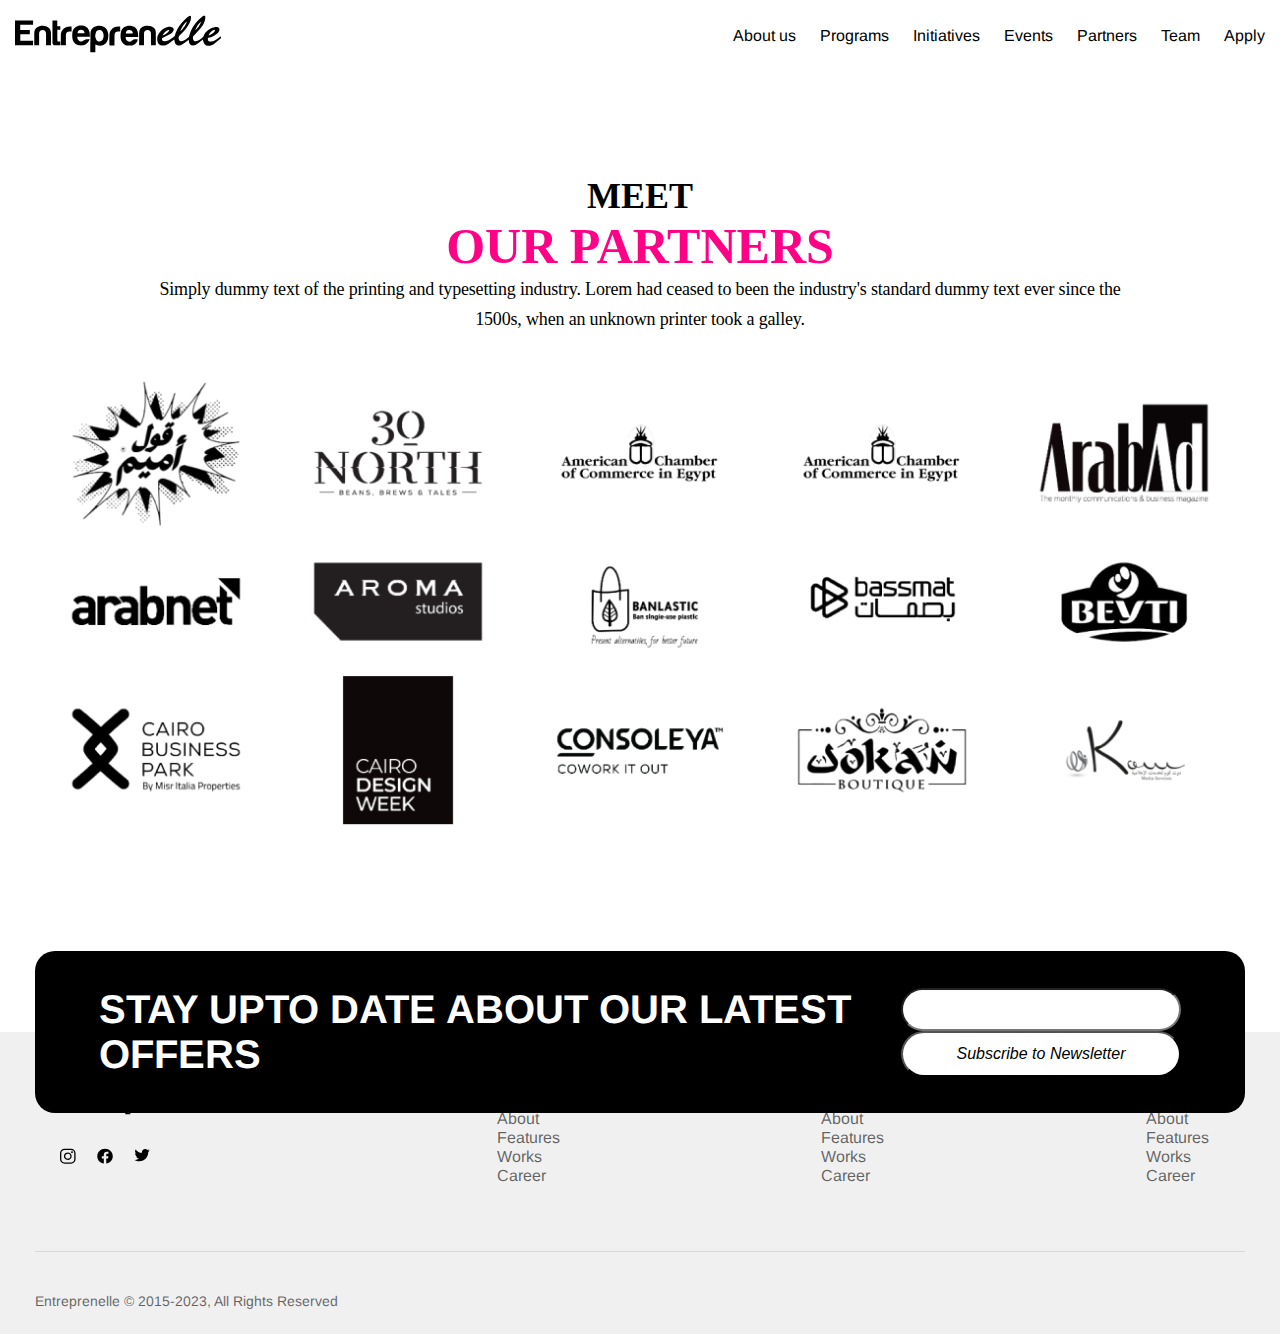
<file: partners.html>
<!DOCTYPE html>
<html lang="en">
  <head>
    <meta charset="UTF-8" />
    <meta name="viewport" content="width=device-width, initial-scale=1.0" />
    <link rel="stylesheet" href="assets/css/style.css" />
    <link rel="stylesheet" href="assets/vendor/glide/glide.core.css" />
    <link rel="stylesheet" href="assets/vendor/glide/glide.theme.css" />
    <title>Document</title>
  </head>
  <body>
    <header>
      <div class="container">
        <nav>
          <a href="index.html">
            <svg
              xmlns="http://www.w3.org/2000/svg"
              width="206"
              height="38"
              viewBox="0 0 206 38"
              fill="none"
            >
              <g clip-path="url(#clip0_1_21)">
                <path
                  d="M205.539 21.3084C204.58 22.0687 203.731 22.8229 202.802 23.4737C200.782 24.8849 198.755 26.3082 196.182 26.5454C193.585 26.7826 192.578 25.7364 192.93 23.054C193.124 22.9871 193.336 22.902 193.561 22.8472C196.783 22.0869 199.617 20.542 202.189 18.5043C202.79 18.0299 203.379 17.446 203.749 16.789C204.392 15.6455 204.865 14.3378 204.034 13.1213C203.215 11.9169 201.801 11.7649 200.533 11.9778C194.956 12.9266 190.763 15.7793 188.482 21.1259C188.361 21.4118 188.282 21.7706 188.069 21.9531C186.115 23.6501 184.137 25.3289 181.564 26.0345C179.92 26.4846 179.071 26.2048 178.409 25.0613C177.614 23.6745 177.778 21.6186 178.7 20.6636C180.575 18.7172 182.493 16.8012 184.265 14.7696C186.528 12.1663 188.755 9.4961 189.726 6.07772C190.084 4.81255 190.29 3.46831 190.333 2.15449C190.393 0.457464 189.556 0.0681826 188.1 0.974479C187.736 1.19953 187.39 1.46108 187.05 1.72871C180.757 6.78329 176.346 13.097 174.204 20.9373C174.113 21.2658 174.028 21.6733 173.791 21.8801C171.741 23.7231 169.556 25.3715 166.85 26.1379C165.927 26.3994 165.072 26.2839 164.404 25.4749C163.154 23.9421 163.312 21.5334 164.756 20.1892C168.415 16.783 171.783 13.1334 174.143 8.66887C175.211 6.64339 176.073 4.54492 176.018 2.19098C175.988 0.822416 175.363 0.378391 174.125 0.980561C173.367 1.34551 172.705 1.93552 172.056 2.49511C166.279 7.43412 161.856 13.2916 159.799 20.7427C159.738 20.9556 159.611 21.1928 159.447 21.3205C157.002 23.2183 154.605 25.2377 151.546 26.0406C150.545 26.3021 149.386 26.2109 148.349 26.0223C147.256 25.8216 146.983 24.7997 146.965 23.8204C146.947 22.9202 147.748 22.7925 148.385 22.4945C150.715 21.4057 153.106 20.4081 155.309 19.1065C156.431 18.4435 157.402 17.3061 158.1 16.1747C159.55 13.8086 158.47 11.9838 155.709 11.8804C150.788 11.6919 147.184 14.1431 144.356 17.8657C142.281 20.5967 141.631 23.7414 142.651 27.105C143.312 29.2826 144.914 30.4504 147.178 30.5234C149.52 30.5964 151.68 29.9942 153.585 28.6256C155.509 27.2449 157.39 25.7912 159.222 24.4226C159.423 25.4262 159.55 26.5515 159.878 27.6099C160.485 29.5867 161.898 30.6025 163.949 30.4017C165.048 30.2983 166.255 30.0368 167.153 29.4529C169.423 27.9687 171.546 26.2656 173.694 24.672C173.694 24.7024 173.713 24.9579 173.719 25.2194C173.864 29.7144 176.807 31.7338 180.842 29.7752C182.978 28.7412 184.78 26.9894 186.716 25.5479C187.104 25.2559 187.444 24.891 187.875 24.5017C188.67 30.3592 191.868 32.1657 197.177 29.9151C197.681 29.7022 198.215 29.5015 198.64 29.1731C200.885 27.4213 203.1 25.6209 205.339 23.8569C206.352 23.0601 206.03 22.2329 205.539 21.3023V21.3084ZM198.919 15.1285C199.265 14.9947 199.701 15.0859 200.102 15.0677C199.981 15.4448 199.95 15.8949 199.726 16.193C198.209 18.2124 196.176 19.5018 193.555 20.4264C194.799 17.8231 196.486 16.0713 198.925 15.1224L198.919 15.1285ZM186.237 6.54607C185.035 10.1287 182.96 13.1152 180.06 15.5482C181.613 12.2028 183.075 8.79052 186.237 6.54607ZM171.722 6.60081C171.807 8.4499 167.584 14.6845 165.242 16.0713C166.947 12.4461 168.688 9.12506 171.722 6.60081ZM153.082 14.9704C153.415 14.8366 153.846 14.9582 154.235 14.9643C154.137 15.3049 154.137 15.7124 153.937 15.9801C152.347 18.115 150.163 19.4045 147.457 20.4933C148.834 17.8109 150.563 15.9679 153.082 14.9704Z"
                  fill="black"
                />
                <path
                  d="M5.29123 25.6572V19.3375H14.8057V15.0858H5.24269V9.69057H18.0642V5.48755H0V30.2738H18.0885V25.6572H5.29123Z"
                  fill="black"
                />
                <path
                  d="M81.7895 11.1018C77.6269 12.0629 75.491 14.7757 75.4546 19.07C75.4121 24.1671 75.3272 29.2643 75.2665 34.3614C75.2544 35.4076 75.2665 36.4538 75.2665 37.5H80.3454V29.5927C80.8854 29.7874 81.2434 29.9212 81.6075 30.0489C86.9291 31.9527 91.4072 29.69 92.8878 24.2401C93.2518 22.9019 93.3611 21.4543 93.3246 20.0614C93.1669 13.3098 88.3307 9.59338 81.7835 11.1018H81.7895ZM87.7179 24.526C86.2373 27.178 82.5359 27.1597 81.1524 24.4591C80.5881 23.352 80.4485 22.0261 80.1391 20.8765C80.4424 19.5566 80.6002 18.3887 80.9886 17.2999C81.5347 15.7854 82.7786 15.0372 84.3563 15.0068C85.8732 14.9825 87.0747 15.6333 87.7422 17.087C88.8829 19.5687 89.0771 22.0869 87.7179 24.526Z"
                  fill="black"
                />
                <path
                  d="M116.868 21.9653H123.197C123.142 20.7853 123.161 19.733 123.039 18.699C122.505 14.2405 120.703 11.9778 116.977 11.0046C111.923 9.67861 107.111 12.0508 105.946 16.7039C105.473 18.6017 105.497 20.6758 105.6 22.6587C105.788 26.3812 108.986 31.0526 114.107 30.5417C114.769 30.4748 115.436 30.5417 116.104 30.5295C119.016 30.4504 122.487 27.2997 122.827 24.3983C120.746 24.447 118.658 23.9056 116.862 25.7973C115.782 26.9408 114.022 26.9651 112.59 26.0893C111.146 25.2073 110.582 23.7901 110.703 21.9775H116.862L116.868 21.9653ZM113.822 14.9157C116.025 14.7393 117.615 15.828 117.839 17.7319C117.869 17.9934 117.499 18.5408 117.293 18.553C115.503 18.6199 113.707 18.5956 111.917 18.5956C111.571 18.5956 111.225 18.5652 110.825 18.5408C110.764 16.4728 111.984 15.0677 113.828 14.9217L113.822 14.9157Z"
                  fill="black"
                />
                <path
                  d="M74.5324 17.3C73.962 13.8756 72.0324 11.6676 68.604 10.8039C63.3492 9.48398 58.4281 12.1177 57.4815 17.0141C57.1296 18.8328 57.1417 20.7792 57.3238 22.6344C57.6696 26.144 59.4415 28.869 62.8516 29.976C64.496 30.5113 66.4135 30.4322 68.1793 30.2862C71.1101 30.0429 74.2229 26.9043 74.5203 24.1185C72.445 24.2645 70.3455 23.6988 68.5615 25.6027C67.4875 26.7523 65.7218 26.7644 64.2837 25.9129C62.8152 25.0431 62.3359 23.5772 62.2995 21.8011H74.9511C74.8054 20.1771 74.7751 18.7233 74.5385 17.3H74.5324ZM69.4839 18.3706H62.524C62.3783 16.1018 63.8407 14.6541 66.1526 14.6785C68.2642 14.6967 69.6841 16.2417 69.4839 18.3706Z"
                  fill="black"
                />
                <path
                  d="M31.5897 11.4425C29.2596 10.5301 26.8567 10.4693 24.4477 11.1384C20.9344 12.1176 19.2596 14.356 19.2596 17.9994C19.2596 21.6855 19.2596 25.3775 19.2596 29.0636C19.2596 29.4772 19.2961 29.8847 19.3143 30.274H24.114C24.114 29.763 24.114 29.3434 24.114 28.9237C24.114 25.5479 24.114 22.1721 24.114 18.7963C24.114 16.3085 25.3154 14.9886 27.5545 14.9703C29.7207 14.9521 31.0436 16.3876 31.0436 18.7719C31.0436 22.1842 31.0436 25.6026 31.0436 29.0149V30.3044H35.8494C35.8979 30.1402 35.9646 30.0307 35.9646 29.9212C35.9646 25.7607 36.0678 21.6003 35.9343 17.4459C35.8433 14.5628 34.2899 12.5008 31.5836 11.4425H31.5897Z"
                  fill="black"
                />
                <path
                  d="M136.182 11.3513C134.022 10.591 131.813 10.5241 129.599 11.1019C125.909 12.0629 124.138 14.3561 124.138 18.1333C124.138 21.6247 124.138 25.1221 124.138 28.6135V30.2984H129.034V28.9724C129.034 25.4384 129.022 21.9106 129.034 18.3766C129.04 16.7039 129.805 15.6699 131.304 15.1954C133.798 14.4047 135.934 15.9254 135.952 18.5591C135.982 22.014 135.958 25.4688 135.958 28.9176V30.3166H140.83C140.83 25.8703 140.94 21.5578 140.794 17.2574C140.691 14.2952 138.962 12.3306 136.182 11.3513Z"
                  fill="black"
                />
                <path
                  d="M43.9499 26.6C42.4997 26.5757 42.3298 26.4054 42.3298 24.976C42.3298 23.2911 42.3298 21.6002 42.3298 19.9153V14.6661H45.3273V11.1443H42.2752V5.49365H37.5907C37.5179 5.6518 37.4633 5.72479 37.4633 5.79778C37.4512 13.0907 37.4269 20.3898 37.4633 27.6827C37.4694 29.0878 38.4463 30.2313 39.7024 30.3043C41.5592 30.4077 43.4281 30.3286 45.3334 30.3286V26.6C44.8116 26.6 44.3868 26.6061 43.956 26.6H43.9499Z"
                  fill="black"
                />
                <path
                  d="M103.264 11.4485C98.537 11.4485 94.7991 14.727 94.4775 19.4592C94.247 22.8532 94.3805 26.2777 94.3987 29.6839C94.3987 29.9394 94.7809 30.3955 95.0055 30.4077C96.4375 30.4746 97.8756 30.4442 99.3622 30.4442C99.4047 30.1097 99.4593 29.8846 99.4654 29.6596C99.4957 26.4054 99.5079 23.1513 99.5443 19.8971C99.5685 17.8534 100.782 16.6186 102.821 16.5517C103.592 16.5274 104.368 16.5517 105.181 16.5517V11.4485C104.496 11.4485 103.877 11.4485 103.264 11.4485Z"
                  fill="black"
                />
                <path
                  d="M54.6416 11.406C49.5931 11.406 45.831 15.1528 45.8189 20.2196C45.8128 23.1939 45.8189 26.1744 45.8189 29.1487V30.2558H50.9098C50.9098 26.7765 50.8977 23.4129 50.9098 20.0493C50.922 17.7257 52.1356 16.5214 54.4596 16.4788C55.1453 16.4667 55.8309 16.4788 56.5652 16.4788V11.4121C55.8673 11.4121 55.2545 11.4121 54.6356 11.4121L54.6416 11.406Z"
                  fill="black"
                />
              </g>
              <defs>
                <clipPath id="clip0_1_21">
                  <rect
                    width="206"
                    height="37"
                    fill="white"
                    transform="translate(0 0.5)"
                  />
                </clipPath>
              </defs>
            </svg>
          </a>
          <ul>
            <li><a href="about.html">About us</a></li>
            <li><a href="">Programs</a></li>
            <li><a href="">Initiatives</a></li>
            <li><a href="">Events</a></li>
            <li><a href="">Partners</a></li>
            <li><a href="">Team</a></li>
            <li><a href="">Apply</a></li>
          </ul>
          <div class="hamburger">
            <button>
              <div class="bar"></div>
            </button>
          </div>
        </nav>
      </div>
    </header>

    <main>

      <div class="container">
        <section class="partners" style="    margin-top: 175px;">
          <h2 style="text-align: center;
    color: #000;
    font-family: Roboto;
    font-size: 36px;
    font-style: normal;
    font-weight: 700;
    line-height: normal;">MEET <span style="    display: block;
    color: #FF0087;
    font-family: Roboto;
    font-size: 50px;
    font-style: normal;
    font-weight: 800;
    line-height: normal;">OUR PARTNERS</span></h2>
          <p style="    color: #000;
    margin: auto;
    text-align: center;
    font-family: Roboto;
    font-size: 18px;
    font-style: normal;
    font-weight: 400;
    line-height: 165.4%;
    width: 80%;
    text-align: center;
    margin-bottom: 45px;">Simply dummy text of the printing and typesetting industry. Lorem had ceased to been the industry's standard dummy text ever since the 1500s, when an unknown printer took a galley.</p>
            <div class="logos">
              <img src="assets/images/partners/2oolameme_Logo-1.png.png" alt="">
              <img src="assets/images/partners/30-north-logo-2.png.png" alt="">
              <img src="assets/images/partners/amcham_logo-1.png.png" alt="">
              <img src="assets/images/partners/amcham_logo-1.png.png" alt="">
              <img src="assets/images/partners/ArabAd-1.png.png" alt="">
              <img src="assets/images/partners/ArabNet-logo-English-2-1.png.png" alt="">
              <img src="assets/images/partners/Aroma_studios_Logo-1.png.png" alt="">
              <img src="assets/images/partners/BanlasticLogoSloganB-1.png.png" alt="">
              <img src="assets/images/partners/Bassmat_blogo-1.png.png" alt="">
              <img src="assets/images/partners/Beyti-Logo-1.png.png" alt="">
              <img src="assets/images/partners/CBP-Logo-1.png.png" alt="">
              <img src="assets/images/partners/CDW-Logo-1.png.png" alt="">
              <img src="assets/images/partners/Consoleya-B.png.png" alt="">
              <img src="assets/images/partners/Dokan-Black-1.png.png" alt="">
              <img src="assets/images/partners/dotkom-540x540-04-250x220.png.png" alt="">
            </div>
        </section>
      </div>
    </main>

    <div class="container" style="z-index: 1">
      <div class="newsletter">
        <h2>STAY UPTO DATE ABOUT OUR LATEST OFFERS</h2>
        <div class="newsletter-sub">
          <form action="">
            <input type="text" />
          </form>
          <input class="subm" type="button" value="Subscribe to Newsletter" />
        </div>
      </div>
    </div>

    <footer class="foot">
      <div class="container">
        <div class="footer-flex-content">
          <div class="footer-content">
            <div class="footer-social">
              <svg
                xmlns="http://www.w3.org/2000/svg"
                width="206"
                height="38"
                viewBox="0 0 206 38"
                fill="none"
              >
                <g clip-path="url(#clip0_1_21)">
                  <path
                    d="M205.539 21.3084C204.58 22.0687 203.731 22.8229 202.802 23.4737C200.782 24.8849 198.755 26.3082 196.182 26.5454C193.585 26.7826 192.578 25.7364 192.93 23.054C193.124 22.9871 193.336 22.902 193.561 22.8472C196.783 22.0869 199.617 20.542 202.189 18.5043C202.79 18.0299 203.379 17.446 203.749 16.789C204.392 15.6455 204.865 14.3378 204.034 13.1213C203.215 11.9169 201.801 11.7649 200.533 11.9778C194.956 12.9266 190.763 15.7793 188.482 21.1259C188.361 21.4118 188.282 21.7706 188.069 21.9531C186.115 23.6501 184.137 25.3289 181.564 26.0345C179.92 26.4846 179.071 26.2048 178.409 25.0613C177.614 23.6745 177.778 21.6186 178.7 20.6636C180.575 18.7172 182.493 16.8012 184.265 14.7696C186.528 12.1663 188.755 9.4961 189.726 6.07772C190.084 4.81255 190.29 3.46831 190.333 2.15449C190.393 0.457464 189.556 0.0681826 188.1 0.974479C187.736 1.19953 187.39 1.46108 187.05 1.72871C180.757 6.78329 176.346 13.097 174.204 20.9373C174.113 21.2658 174.028 21.6733 173.791 21.8801C171.741 23.7231 169.556 25.3715 166.85 26.1379C165.927 26.3994 165.072 26.2839 164.404 25.4749C163.154 23.9421 163.312 21.5334 164.756 20.1892C168.415 16.783 171.783 13.1334 174.143 8.66887C175.211 6.64339 176.073 4.54492 176.018 2.19098C175.988 0.822416 175.363 0.378391 174.125 0.980561C173.367 1.34551 172.705 1.93552 172.056 2.49511C166.279 7.43412 161.856 13.2916 159.799 20.7427C159.738 20.9556 159.611 21.1928 159.447 21.3205C157.002 23.2183 154.605 25.2377 151.546 26.0406C150.545 26.3021 149.386 26.2109 148.349 26.0223C147.256 25.8216 146.983 24.7997 146.965 23.8204C146.947 22.9202 147.748 22.7925 148.385 22.4945C150.715 21.4057 153.106 20.4081 155.309 19.1065C156.431 18.4435 157.402 17.3061 158.1 16.1747C159.55 13.8086 158.47 11.9838 155.709 11.8804C150.788 11.6919 147.184 14.1431 144.356 17.8657C142.281 20.5967 141.631 23.7414 142.651 27.105C143.312 29.2826 144.914 30.4504 147.178 30.5234C149.52 30.5964 151.68 29.9942 153.585 28.6256C155.509 27.2449 157.39 25.7912 159.222 24.4226C159.423 25.4262 159.55 26.5515 159.878 27.6099C160.485 29.5867 161.898 30.6025 163.949 30.4017C165.048 30.2983 166.255 30.0368 167.153 29.4529C169.423 27.9687 171.546 26.2656 173.694 24.672C173.694 24.7024 173.713 24.9579 173.719 25.2194C173.864 29.7144 176.807 31.7338 180.842 29.7752C182.978 28.7412 184.78 26.9894 186.716 25.5479C187.104 25.2559 187.444 24.891 187.875 24.5017C188.67 30.3592 191.868 32.1657 197.177 29.9151C197.681 29.7022 198.215 29.5015 198.64 29.1731C200.885 27.4213 203.1 25.6209 205.339 23.8569C206.352 23.0601 206.03 22.2329 205.539 21.3023V21.3084ZM198.919 15.1285C199.265 14.9947 199.701 15.0859 200.102 15.0677C199.981 15.4448 199.95 15.8949 199.726 16.193C198.209 18.2124 196.176 19.5018 193.555 20.4264C194.799 17.8231 196.486 16.0713 198.925 15.1224L198.919 15.1285ZM186.237 6.54607C185.035 10.1287 182.96 13.1152 180.06 15.5482C181.613 12.2028 183.075 8.79052 186.237 6.54607ZM171.722 6.60081C171.807 8.4499 167.584 14.6845 165.242 16.0713C166.947 12.4461 168.688 9.12506 171.722 6.60081ZM153.082 14.9704C153.415 14.8366 153.846 14.9582 154.235 14.9643C154.137 15.3049 154.137 15.7124 153.937 15.9801C152.347 18.115 150.163 19.4045 147.457 20.4933C148.834 17.8109 150.563 15.9679 153.082 14.9704Z"
                    fill="black"
                  />
                  <path
                    d="M5.29123 25.6572V19.3375H14.8057V15.0858H5.24269V9.69057H18.0642V5.48755H0V30.2738H18.0885V25.6572H5.29123Z"
                    fill="black"
                  />
                  <path
                    d="M81.7895 11.1018C77.6269 12.0629 75.491 14.7757 75.4546 19.07C75.4121 24.1671 75.3272 29.2643 75.2665 34.3614C75.2544 35.4076 75.2665 36.4538 75.2665 37.5H80.3454V29.5927C80.8854 29.7874 81.2434 29.9212 81.6075 30.0489C86.9291 31.9527 91.4072 29.69 92.8878 24.2401C93.2518 22.9019 93.3611 21.4543 93.3246 20.0614C93.1669 13.3098 88.3307 9.59338 81.7835 11.1018H81.7895ZM87.7179 24.526C86.2373 27.178 82.5359 27.1597 81.1524 24.4591C80.5881 23.352 80.4485 22.0261 80.1391 20.8765C80.4424 19.5566 80.6002 18.3887 80.9886 17.2999C81.5347 15.7854 82.7786 15.0372 84.3563 15.0068C85.8732 14.9825 87.0747 15.6333 87.7422 17.087C88.8829 19.5687 89.0771 22.0869 87.7179 24.526Z"
                    fill="black"
                  />
                  <path
                    d="M116.868 21.9653H123.197C123.142 20.7853 123.161 19.733 123.039 18.699C122.505 14.2405 120.703 11.9778 116.977 11.0046C111.923 9.67861 107.111 12.0508 105.946 16.7039C105.473 18.6017 105.497 20.6758 105.6 22.6587C105.788 26.3812 108.986 31.0526 114.107 30.5417C114.769 30.4748 115.436 30.5417 116.104 30.5295C119.016 30.4504 122.487 27.2997 122.827 24.3983C120.746 24.447 118.658 23.9056 116.862 25.7973C115.782 26.9408 114.022 26.9651 112.59 26.0893C111.146 25.2073 110.582 23.7901 110.703 21.9775H116.862L116.868 21.9653ZM113.822 14.9157C116.025 14.7393 117.615 15.828 117.839 17.7319C117.869 17.9934 117.499 18.5408 117.293 18.553C115.503 18.6199 113.707 18.5956 111.917 18.5956C111.571 18.5956 111.225 18.5652 110.825 18.5408C110.764 16.4728 111.984 15.0677 113.828 14.9217L113.822 14.9157Z"
                    fill="black"
                  />
                  <path
                    d="M74.5324 17.3C73.962 13.8756 72.0324 11.6676 68.604 10.8039C63.3492 9.48398 58.4281 12.1177 57.4815 17.0141C57.1296 18.8328 57.1417 20.7792 57.3238 22.6344C57.6696 26.144 59.4415 28.869 62.8516 29.976C64.496 30.5113 66.4135 30.4322 68.1793 30.2862C71.1101 30.0429 74.2229 26.9043 74.5203 24.1185C72.445 24.2645 70.3455 23.6988 68.5615 25.6027C67.4875 26.7523 65.7218 26.7644 64.2837 25.9129C62.8152 25.0431 62.3359 23.5772 62.2995 21.8011H74.9511C74.8054 20.1771 74.7751 18.7233 74.5385 17.3H74.5324ZM69.4839 18.3706H62.524C62.3783 16.1018 63.8407 14.6541 66.1526 14.6785C68.2642 14.6967 69.6841 16.2417 69.4839 18.3706Z"
                    fill="black"
                  />
                  <path
                    d="M31.5897 11.4425C29.2596 10.5301 26.8567 10.4693 24.4477 11.1384C20.9344 12.1176 19.2596 14.356 19.2596 17.9994C19.2596 21.6855 19.2596 25.3775 19.2596 29.0636C19.2596 29.4772 19.2961 29.8847 19.3143 30.274H24.114C24.114 29.763 24.114 29.3434 24.114 28.9237C24.114 25.5479 24.114 22.1721 24.114 18.7963C24.114 16.3085 25.3154 14.9886 27.5545 14.9703C29.7207 14.9521 31.0436 16.3876 31.0436 18.7719C31.0436 22.1842 31.0436 25.6026 31.0436 29.0149V30.3044H35.8494C35.8979 30.1402 35.9646 30.0307 35.9646 29.9212C35.9646 25.7607 36.0678 21.6003 35.9343 17.4459C35.8433 14.5628 34.2899 12.5008 31.5836 11.4425H31.5897Z"
                    fill="black"
                  />
                  <path
                    d="M136.182 11.3513C134.022 10.591 131.813 10.5241 129.599 11.1019C125.909 12.0629 124.138 14.3561 124.138 18.1333C124.138 21.6247 124.138 25.1221 124.138 28.6135V30.2984H129.034V28.9724C129.034 25.4384 129.022 21.9106 129.034 18.3766C129.04 16.7039 129.805 15.6699 131.304 15.1954C133.798 14.4047 135.934 15.9254 135.952 18.5591C135.982 22.014 135.958 25.4688 135.958 28.9176V30.3166H140.83C140.83 25.8703 140.94 21.5578 140.794 17.2574C140.691 14.2952 138.962 12.3306 136.182 11.3513Z"
                    fill="black"
                  />
                  <path
                    d="M43.9499 26.6C42.4997 26.5757 42.3298 26.4054 42.3298 24.976C42.3298 23.2911 42.3298 21.6002 42.3298 19.9153V14.6661H45.3273V11.1443H42.2752V5.49365H37.5907C37.5179 5.6518 37.4633 5.72479 37.4633 5.79778C37.4512 13.0907 37.4269 20.3898 37.4633 27.6827C37.4694 29.0878 38.4463 30.2313 39.7024 30.3043C41.5592 30.4077 43.4281 30.3286 45.3334 30.3286V26.6C44.8116 26.6 44.3868 26.6061 43.956 26.6H43.9499Z"
                    fill="black"
                  />
                  <path
                    d="M103.264 11.4485C98.537 11.4485 94.7991 14.727 94.4775 19.4592C94.247 22.8532 94.3805 26.2777 94.3987 29.6839C94.3987 29.9394 94.7809 30.3955 95.0055 30.4077C96.4375 30.4746 97.8756 30.4442 99.3622 30.4442C99.4047 30.1097 99.4593 29.8846 99.4654 29.6596C99.4957 26.4054 99.5079 23.1513 99.5443 19.8971C99.5685 17.8534 100.782 16.6186 102.821 16.5517C103.592 16.5274 104.368 16.5517 105.181 16.5517V11.4485C104.496 11.4485 103.877 11.4485 103.264 11.4485Z"
                    fill="black"
                  />
                  <path
                    d="M54.6416 11.406C49.5931 11.406 45.831 15.1528 45.8189 20.2196C45.8128 23.1939 45.8189 26.1744 45.8189 29.1487V30.2558H50.9098C50.9098 26.7765 50.8977 23.4129 50.9098 20.0493C50.922 17.7257 52.1356 16.5214 54.4596 16.4788C55.1453 16.4667 55.8309 16.4788 56.5652 16.4788V11.4121C55.8673 11.4121 55.2545 11.4121 54.6356 11.4121L54.6416 11.406Z"
                    fill="black"
                  />
                </g>
                <defs>
                  <clipPath id="clip0_1_21">
                    <rect
                      width="206"
                      height="37"
                      fill="white"
                      transform="translate(0 0.5)"
                    />
                  </clipPath>
                </defs>
              </svg>
              <div class="soc">
                <svg
                  xmlns="http://www.w3.org/2000/svg"
                  width="16"
                  height="22"
                  viewBox="0 0 23 22"
                  fill="none"
                >
                  <path
                    d="M15.8587 2.28838C17.0915 2.29192 18.2728 2.76508 19.1445 3.60451C20.0162 4.44395 20.5076 5.58145 20.5112 6.76858V15.728C20.5076 16.9152 20.0162 18.0527 19.1445 18.8921C18.2728 19.7315 17.0915 20.2047 15.8587 20.2082H6.55467C5.32188 20.2047 4.14063 19.7315 3.26891 18.8921C2.39719 18.0527 1.90583 16.9152 1.90215 15.728V6.76858C1.90583 5.58145 2.39719 4.44395 3.26891 3.60451C4.14063 2.76508 5.32188 2.29192 6.55467 2.28838H15.8587ZM15.8587 0.496582H6.55467C2.97232 0.496582 0.0414429 3.31891 0.0414429 6.76858V15.728C0.0414429 19.1777 2.97232 22 6.55467 22H15.8587C19.4411 22 22.3719 19.1777 22.3719 15.728V6.76858C22.3719 3.31891 19.4411 0.496582 15.8587 0.496582Z"
                    fill="black"
                  />
                  <path
                    d="M17.2545 6.76923C16.9785 6.76923 16.7086 6.69041 16.4791 6.54273C16.2496 6.39506 16.0707 6.18516 15.9651 5.93958C15.8595 5.694 15.8318 5.42377 15.8857 5.16307C15.9395 4.90237 16.0724 4.66289 16.2676 4.47494C16.4628 4.28698 16.7115 4.15898 16.9822 4.10712C17.253 4.05527 17.5336 4.08188 17.7886 4.1836C18.0436 4.28532 18.2616 4.45758 18.415 4.6786C18.5683 4.89961 18.6502 5.15945 18.6502 5.42526C18.6506 5.60186 18.6147 5.7768 18.5447 5.94003C18.4747 6.10326 18.3719 6.25156 18.2423 6.37644C18.1126 6.50131 17.9586 6.60029 17.7891 6.6677C17.6196 6.73511 17.4379 6.76961 17.2545 6.76923ZM11.2068 7.66489C11.943 7.66489 12.6626 7.87509 13.2746 8.26891C13.8867 8.66273 14.3637 9.22249 14.6454 9.87739C14.9271 10.5323 15.0008 11.2529 14.8572 11.9482C14.7136 12.6434 14.3591 13.282 13.8386 13.7833C13.3181 14.2845 12.6549 14.6259 11.9329 14.7642C11.211 14.9024 10.4626 14.8315 9.78252 14.5602C9.10243 14.2889 8.52114 13.8296 8.11217 13.2402C7.7032 12.6508 7.48492 11.9578 7.48492 11.249C7.48597 10.2987 7.87844 9.38768 8.57621 8.71576C9.27397 8.04384 10.22 7.6659 11.2068 7.66489ZM11.2068 5.87309C10.1027 5.87309 9.02335 6.18838 8.10529 6.77909C7.18724 7.3698 6.4717 8.20939 6.04916 9.1917C5.62663 10.174 5.51607 11.2549 5.73148 12.2977C5.94688 13.3406 6.47858 14.2984 7.25932 15.0503C8.04007 15.8021 9.03479 16.3141 10.1177 16.5215C11.2006 16.729 12.3231 16.6225 13.3432 16.2156C14.3633 15.8087 15.2352 15.1197 15.8486 14.2356C16.462 13.3516 16.7895 12.3122 16.7895 11.249C16.7895 9.82319 16.2013 8.45582 15.1543 7.44765C14.1074 6.43948 12.6874 5.87309 11.2068 5.87309Z"
                    fill="black"
                  />
                </svg>
                <svg
                  xmlns="http://www.w3.org/2000/svg"
                  width="16"
                  height="22"
                  viewBox="0 0 23 22"
                  fill="none"
                >
                  <path
                    fill-rule="evenodd"
                    clip-rule="evenodd"
                    d="M22.7024 11.3129C22.7024 5.37543 17.703 0.561157 11.5372 0.561157C5.37139 0.561157 0.371948 5.37543 0.371948 11.3129C0.371948 16.6791 4.45424 21.1272 9.79263 21.9345V14.4218H6.95695V11.3129H9.79263V8.94414C9.79263 6.24997 11.4599 4.76057 14.01 4.76057C15.2317 4.76057 16.5097 4.9708 16.5097 4.9708V7.61698H15.1011C13.7149 7.61698 13.2813 8.44544 13.2813 9.29693V11.3129H16.3776L15.8832 14.4218H13.2818V21.9355C18.6202 21.1286 22.7024 16.6806 22.7024 11.3129Z"
                    fill="black"
                  />
                </svg>
                <svg
                  xmlns="http://www.w3.org/2000/svg"
                  width="16"
                  height="20"
                  viewBox="0 0 25 20"
                  fill="none"
                >
                  <path
                    d="M24.628 2.94599C23.7305 3.33595 22.7809 3.59287 21.8093 3.70862C22.8304 3.11067 23.5984 2.16072 23.969 1.03693C23.0036 1.60147 21.9491 1.99758 20.8507 2.20829C20.3882 1.72356 19.832 1.33795 19.2158 1.07489C18.5996 0.811824 17.9364 0.67681 17.2664 0.678048C14.5538 0.678048 12.3587 2.84131 12.3587 5.50802C12.3568 5.87894 12.3993 6.24877 12.4853 6.60959C10.5402 6.5184 8.63553 6.02221 6.89318 5.15275C5.15083 4.28329 3.60915 3.05972 2.36677 1.5603C1.93092 2.29508 1.70041 3.13343 1.69935 3.98775C1.69935 5.66253 2.57313 7.14293 3.89253 8.01023C3.11082 7.99168 2.34514 7.78478 1.66047 7.4071V7.46692C1.66047 9.80963 3.3552 11.7586 5.59822 12.2022C5.17642 12.3146 4.74177 12.3716 4.30524 12.3717C3.99549 12.3722 3.68645 12.3421 3.38261 12.2819C4.00617 14.201 5.82102 15.5966 7.97083 15.6365C6.22396 16.9828 4.07925 17.7104 1.87381 17.7051C1.48234 17.7045 1.09123 17.6812 0.702454 17.6353C2.94606 19.0679 5.55408 19.8257 8.21607 19.8185C17.2559 19.8185 22.1946 12.4564 22.1946 6.07126C22.1946 5.86191 22.1891 5.65257 22.1791 5.4482C23.1377 4.76635 23.967 3.91902 24.628 2.94599Z"
                    fill="black"
                  />
                </svg>
              </div>
            </div>
            <div class="footer-detail1">
              <h3>Company</h3>
              <ul>
                <li>About</li>
                <li>Features</li>
                <li>Works</li>
                <li>Career</li>
              </ul>
            </div>
            <div class="footer-detail2">
              <h3>Company</h3>
              <ul>
                <li>About</li>
                <li>Features</li>
                <li>Works</li>
                <li>Career</li>
              </ul>
            </div>
            <div class="footer-detail3">
              <h3>Company</h3>
              <ul>
                <li>About</li>
                <li>Features</li>
                <li>Works</li>
                <li>Career</li>
              </ul>
            </div>
          </div>
          <div class="section-break"></div>

          <p class="footer-rights">
            Entreprenelle © 2015-2023, All Rights Reserved
          </p>
        </div>
      </div>
    </footer>

    <div class="mobile-nav" style="display: none">
      <div class="nav-blocker"></div>
      <div class="nav-content">
        <a href="index.html">
          <svg
            xmlns="http://www.w3.org/2000/svg"
            width="206"
            height="38"
            viewBox="0 0 206 38"
            fill="none"
          >
            <g clip-path="url(#clip0_1_21)">
              <path
                d="M205.539 21.3084C204.58 22.0687 203.731 22.8229 202.802 23.4737C200.782 24.8849 198.755 26.3082 196.182 26.5454C193.585 26.7826 192.578 25.7364 192.93 23.054C193.124 22.9871 193.336 22.902 193.561 22.8472C196.783 22.0869 199.617 20.542 202.189 18.5043C202.79 18.0299 203.379 17.446 203.749 16.789C204.392 15.6455 204.865 14.3378 204.034 13.1213C203.215 11.9169 201.801 11.7649 200.533 11.9778C194.956 12.9266 190.763 15.7793 188.482 21.1259C188.361 21.4118 188.282 21.7706 188.069 21.9531C186.115 23.6501 184.137 25.3289 181.564 26.0345C179.92 26.4846 179.071 26.2048 178.409 25.0613C177.614 23.6745 177.778 21.6186 178.7 20.6636C180.575 18.7172 182.493 16.8012 184.265 14.7696C186.528 12.1663 188.755 9.4961 189.726 6.07772C190.084 4.81255 190.29 3.46831 190.333 2.15449C190.393 0.457464 189.556 0.0681826 188.1 0.974479C187.736 1.19953 187.39 1.46108 187.05 1.72871C180.757 6.78329 176.346 13.097 174.204 20.9373C174.113 21.2658 174.028 21.6733 173.791 21.8801C171.741 23.7231 169.556 25.3715 166.85 26.1379C165.927 26.3994 165.072 26.2839 164.404 25.4749C163.154 23.9421 163.312 21.5334 164.756 20.1892C168.415 16.783 171.783 13.1334 174.143 8.66887C175.211 6.64339 176.073 4.54492 176.018 2.19098C175.988 0.822416 175.363 0.378391 174.125 0.980561C173.367 1.34551 172.705 1.93552 172.056 2.49511C166.279 7.43412 161.856 13.2916 159.799 20.7427C159.738 20.9556 159.611 21.1928 159.447 21.3205C157.002 23.2183 154.605 25.2377 151.546 26.0406C150.545 26.3021 149.386 26.2109 148.349 26.0223C147.256 25.8216 146.983 24.7997 146.965 23.8204C146.947 22.9202 147.748 22.7925 148.385 22.4945C150.715 21.4057 153.106 20.4081 155.309 19.1065C156.431 18.4435 157.402 17.3061 158.1 16.1747C159.55 13.8086 158.47 11.9838 155.709 11.8804C150.788 11.6919 147.184 14.1431 144.356 17.8657C142.281 20.5967 141.631 23.7414 142.651 27.105C143.312 29.2826 144.914 30.4504 147.178 30.5234C149.52 30.5964 151.68 29.9942 153.585 28.6256C155.509 27.2449 157.39 25.7912 159.222 24.4226C159.423 25.4262 159.55 26.5515 159.878 27.6099C160.485 29.5867 161.898 30.6025 163.949 30.4017C165.048 30.2983 166.255 30.0368 167.153 29.4529C169.423 27.9687 171.546 26.2656 173.694 24.672C173.694 24.7024 173.713 24.9579 173.719 25.2194C173.864 29.7144 176.807 31.7338 180.842 29.7752C182.978 28.7412 184.78 26.9894 186.716 25.5479C187.104 25.2559 187.444 24.891 187.875 24.5017C188.67 30.3592 191.868 32.1657 197.177 29.9151C197.681 29.7022 198.215 29.5015 198.64 29.1731C200.885 27.4213 203.1 25.6209 205.339 23.8569C206.352 23.0601 206.03 22.2329 205.539 21.3023V21.3084ZM198.919 15.1285C199.265 14.9947 199.701 15.0859 200.102 15.0677C199.981 15.4448 199.95 15.8949 199.726 16.193C198.209 18.2124 196.176 19.5018 193.555 20.4264C194.799 17.8231 196.486 16.0713 198.925 15.1224L198.919 15.1285ZM186.237 6.54607C185.035 10.1287 182.96 13.1152 180.06 15.5482C181.613 12.2028 183.075 8.79052 186.237 6.54607ZM171.722 6.60081C171.807 8.4499 167.584 14.6845 165.242 16.0713C166.947 12.4461 168.688 9.12506 171.722 6.60081ZM153.082 14.9704C153.415 14.8366 153.846 14.9582 154.235 14.9643C154.137 15.3049 154.137 15.7124 153.937 15.9801C152.347 18.115 150.163 19.4045 147.457 20.4933C148.834 17.8109 150.563 15.9679 153.082 14.9704Z"
                fill="white"
              />
              <path
                d="M5.29123 25.6572V19.3375H14.8057V15.0858H5.24269V9.69057H18.0642V5.48755H0V30.2738H18.0885V25.6572H5.29123Z"
                fill="white"
              />
              <path
                d="M81.7895 11.1018C77.6269 12.0629 75.491 14.7757 75.4546 19.07C75.4121 24.1671 75.3272 29.2643 75.2665 34.3614C75.2544 35.4076 75.2665 36.4538 75.2665 37.5H80.3454V29.5927C80.8854 29.7874 81.2434 29.9212 81.6075 30.0489C86.9291 31.9527 91.4072 29.69 92.8878 24.2401C93.2518 22.9019 93.3611 21.4543 93.3246 20.0614C93.1669 13.3098 88.3307 9.59338 81.7835 11.1018H81.7895ZM87.7179 24.526C86.2373 27.178 82.5359 27.1597 81.1524 24.4591C80.5881 23.352 80.4485 22.0261 80.1391 20.8765C80.4424 19.5566 80.6002 18.3887 80.9886 17.2999C81.5347 15.7854 82.7786 15.0372 84.3563 15.0068C85.8732 14.9825 87.0747 15.6333 87.7422 17.087C88.8829 19.5687 89.0771 22.0869 87.7179 24.526Z"
                fill="white"
              />
              <path
                d="M116.868 21.9653H123.197C123.142 20.7853 123.161 19.733 123.039 18.699C122.505 14.2405 120.703 11.9778 116.977 11.0046C111.923 9.67861 107.111 12.0508 105.946 16.7039C105.473 18.6017 105.497 20.6758 105.6 22.6587C105.788 26.3812 108.986 31.0526 114.107 30.5417C114.769 30.4748 115.436 30.5417 116.104 30.5295C119.016 30.4504 122.487 27.2997 122.827 24.3983C120.746 24.447 118.658 23.9056 116.862 25.7973C115.782 26.9408 114.022 26.9651 112.59 26.0893C111.146 25.2073 110.582 23.7901 110.703 21.9775H116.862L116.868 21.9653ZM113.822 14.9157C116.025 14.7393 117.615 15.828 117.839 17.7319C117.869 17.9934 117.499 18.5408 117.293 18.553C115.503 18.6199 113.707 18.5956 111.917 18.5956C111.571 18.5956 111.225 18.5652 110.825 18.5408C110.764 16.4728 111.984 15.0677 113.828 14.9217L113.822 14.9157Z"
                fill="white"
              />
              <path
                d="M74.5324 17.3C73.962 13.8756 72.0324 11.6676 68.604 10.8039C63.3492 9.48398 58.4281 12.1177 57.4815 17.0141C57.1296 18.8328 57.1417 20.7792 57.3238 22.6344C57.6696 26.144 59.4415 28.869 62.8516 29.976C64.496 30.5113 66.4135 30.4322 68.1793 30.2862C71.1101 30.0429 74.2229 26.9043 74.5203 24.1185C72.445 24.2645 70.3455 23.6988 68.5615 25.6027C67.4875 26.7523 65.7218 26.7644 64.2837 25.9129C62.8152 25.0431 62.3359 23.5772 62.2995 21.8011H74.9511C74.8054 20.1771 74.7751 18.7233 74.5385 17.3H74.5324ZM69.4839 18.3706H62.524C62.3783 16.1018 63.8407 14.6541 66.1526 14.6785C68.2642 14.6967 69.6841 16.2417 69.4839 18.3706Z"
                fill="white"
              />
              <path
                d="M31.5897 11.4425C29.2596 10.5301 26.8567 10.4693 24.4477 11.1384C20.9344 12.1176 19.2596 14.356 19.2596 17.9994C19.2596 21.6855 19.2596 25.3775 19.2596 29.0636C19.2596 29.4772 19.2961 29.8847 19.3143 30.274H24.114C24.114 29.763 24.114 29.3434 24.114 28.9237C24.114 25.5479 24.114 22.1721 24.114 18.7963C24.114 16.3085 25.3154 14.9886 27.5545 14.9703C29.7207 14.9521 31.0436 16.3876 31.0436 18.7719C31.0436 22.1842 31.0436 25.6026 31.0436 29.0149V30.3044H35.8494C35.8979 30.1402 35.9646 30.0307 35.9646 29.9212C35.9646 25.7607 36.0678 21.6003 35.9343 17.4459C35.8433 14.5628 34.2899 12.5008 31.5836 11.4425H31.5897Z"
                fill="white"
              />
              <path
                d="M136.182 11.3513C134.022 10.591 131.813 10.5241 129.599 11.1019C125.909 12.0629 124.138 14.3561 124.138 18.1333C124.138 21.6247 124.138 25.1221 124.138 28.6135V30.2984H129.034V28.9724C129.034 25.4384 129.022 21.9106 129.034 18.3766C129.04 16.7039 129.805 15.6699 131.304 15.1954C133.798 14.4047 135.934 15.9254 135.952 18.5591C135.982 22.014 135.958 25.4688 135.958 28.9176V30.3166H140.83C140.83 25.8703 140.94 21.5578 140.794 17.2574C140.691 14.2952 138.962 12.3306 136.182 11.3513Z"
                fill="white"
              />
              <path
                d="M43.9499 26.6C42.4997 26.5757 42.3298 26.4054 42.3298 24.976C42.3298 23.2911 42.3298 21.6002 42.3298 19.9153V14.6661H45.3273V11.1443H42.2752V5.49365H37.5907C37.5179 5.6518 37.4633 5.72479 37.4633 5.79778C37.4512 13.0907 37.4269 20.3898 37.4633 27.6827C37.4694 29.0878 38.4463 30.2313 39.7024 30.3043C41.5592 30.4077 43.4281 30.3286 45.3334 30.3286V26.6C44.8116 26.6 44.3868 26.6061 43.956 26.6H43.9499Z"
                fill="white"
              />
              <path
                d="M103.264 11.4485C98.537 11.4485 94.7991 14.727 94.4775 19.4592C94.247 22.8532 94.3805 26.2777 94.3987 29.6839C94.3987 29.9394 94.7809 30.3955 95.0055 30.4077C96.4375 30.4746 97.8756 30.4442 99.3622 30.4442C99.4047 30.1097 99.4593 29.8846 99.4654 29.6596C99.4957 26.4054 99.5079 23.1513 99.5443 19.8971C99.5685 17.8534 100.782 16.6186 102.821 16.5517C103.592 16.5274 104.368 16.5517 105.181 16.5517V11.4485C104.496 11.4485 103.877 11.4485 103.264 11.4485Z"
                fill="white"
              />
              <path
                d="M54.6416 11.406C49.5931 11.406 45.831 15.1528 45.8189 20.2196C45.8128 23.1939 45.8189 26.1744 45.8189 29.1487V30.2558H50.9098C50.9098 26.7765 50.8977 23.4129 50.9098 20.0493C50.922 17.7257 52.1356 16.5214 54.4596 16.4788C55.1453 16.4667 55.8309 16.4788 56.5652 16.4788V11.4121C55.8673 11.4121 55.2545 11.4121 54.6356 11.4121L54.6416 11.406Z"
                fill="white"
              />
            </g>
            <defs>
              <clipPath id="clip0_1_21">
                <rect
                  width="206"
                  height="37"
                  fill="white"
                  transform="translate(0 0.5)"
                />
              </clipPath>
            </defs>
          </svg>
        </a>
        <ul>
          <li><a href="about.html">About us</a></li>
          <li><a href="">Programs</a></li>
          <li><a href="">Initiatives</a></li>
          <li><a href="">Events</a></li>
          <li><a href="">Partners</a></li>
          <li><a href="">Team</a></li>
          <li><a href="">Apply</a></li>
        </ul>
        <div class="section-break"></div>
        <div class="soc" style="display: flex; margin-top: -45px">
          <svg
            xmlns="http://www.w3.org/2000/svg"
            width="16"
            height="22"
            viewBox="0 0 23 22"
            fill="none"
          >
            <path
              d="M15.8587 2.28838C17.0915 2.29192 18.2728 2.76508 19.1445 3.60451C20.0162 4.44395 20.5076 5.58145 20.5112 6.76858V15.728C20.5076 16.9152 20.0162 18.0527 19.1445 18.8921C18.2728 19.7315 17.0915 20.2047 15.8587 20.2082H6.55467C5.32188 20.2047 4.14063 19.7315 3.26891 18.8921C2.39719 18.0527 1.90583 16.9152 1.90215 15.728V6.76858C1.90583 5.58145 2.39719 4.44395 3.26891 3.60451C4.14063 2.76508 5.32188 2.29192 6.55467 2.28838H15.8587ZM15.8587 0.496582H6.55467C2.97232 0.496582 0.0414429 3.31891 0.0414429 6.76858V15.728C0.0414429 19.1777 2.97232 22 6.55467 22H15.8587C19.4411 22 22.3719 19.1777 22.3719 15.728V6.76858C22.3719 3.31891 19.4411 0.496582 15.8587 0.496582Z"
              fill="white"
            />
            <path
              d="M17.2545 6.76923C16.9785 6.76923 16.7086 6.69041 16.4791 6.54273C16.2496 6.39506 16.0707 6.18516 15.9651 5.93958C15.8595 5.694 15.8318 5.42377 15.8857 5.16307C15.9395 4.90237 16.0724 4.66289 16.2676 4.47494C16.4628 4.28698 16.7115 4.15898 16.9822 4.10712C17.253 4.05527 17.5336 4.08188 17.7886 4.1836C18.0436 4.28532 18.2616 4.45758 18.415 4.6786C18.5683 4.89961 18.6502 5.15945 18.6502 5.42526C18.6506 5.60186 18.6147 5.7768 18.5447 5.94003C18.4747 6.10326 18.3719 6.25156 18.2423 6.37644C18.1126 6.50131 17.9586 6.60029 17.7891 6.6677C17.6196 6.73511 17.4379 6.76961 17.2545 6.76923ZM11.2068 7.66489C11.943 7.66489 12.6626 7.87509 13.2746 8.26891C13.8867 8.66273 14.3637 9.22249 14.6454 9.87739C14.9271 10.5323 15.0008 11.2529 14.8572 11.9482C14.7136 12.6434 14.3591 13.282 13.8386 13.7833C13.3181 14.2845 12.6549 14.6259 11.9329 14.7642C11.211 14.9024 10.4626 14.8315 9.78252 14.5602C9.10243 14.2889 8.52114 13.8296 8.11217 13.2402C7.7032 12.6508 7.48492 11.9578 7.48492 11.249C7.48597 10.2987 7.87844 9.38768 8.57621 8.71576C9.27397 8.04384 10.22 7.6659 11.2068 7.66489ZM11.2068 5.87309C10.1027 5.87309 9.02335 6.18838 8.10529 6.77909C7.18724 7.3698 6.4717 8.20939 6.04916 9.1917C5.62663 10.174 5.51607 11.2549 5.73148 12.2977C5.94688 13.3406 6.47858 14.2984 7.25932 15.0503C8.04007 15.8021 9.03479 16.3141 10.1177 16.5215C11.2006 16.729 12.3231 16.6225 13.3432 16.2156C14.3633 15.8087 15.2352 15.1197 15.8486 14.2356C16.462 13.3516 16.7895 12.3122 16.7895 11.249C16.7895 9.82319 16.2013 8.45582 15.1543 7.44765C14.1074 6.43948 12.6874 5.87309 11.2068 5.87309Z"
              fill="white"
            />
          </svg>
          <svg
            xmlns="http://www.w3.org/2000/svg"
            width="16"
            height="22"
            viewBox="0 0 23 22"
            fill="none"
          >
            <path
              fill-rule="evenodd"
              clip-rule="evenodd"
              d="M22.7024 11.3129C22.7024 5.37543 17.703 0.561157 11.5372 0.561157C5.37139 0.561157 0.371948 5.37543 0.371948 11.3129C0.371948 16.6791 4.45424 21.1272 9.79263 21.9345V14.4218H6.95695V11.3129H9.79263V8.94414C9.79263 6.24997 11.4599 4.76057 14.01 4.76057C15.2317 4.76057 16.5097 4.9708 16.5097 4.9708V7.61698H15.1011C13.7149 7.61698 13.2813 8.44544 13.2813 9.29693V11.3129H16.3776L15.8832 14.4218H13.2818V21.9355C18.6202 21.1286 22.7024 16.6806 22.7024 11.3129Z"
              fill="white"
            />
          </svg>
          <svg
            xmlns="http://www.w3.org/2000/svg"
            width="16"
            height="20"
            viewBox="0 0 25 20"
            fill="none"
          >
            <path
              d="M24.628 2.94599C23.7305 3.33595 22.7809 3.59287 21.8093 3.70862C22.8304 3.11067 23.5984 2.16072 23.969 1.03693C23.0036 1.60147 21.9491 1.99758 20.8507 2.20829C20.3882 1.72356 19.832 1.33795 19.2158 1.07489C18.5996 0.811824 17.9364 0.67681 17.2664 0.678048C14.5538 0.678048 12.3587 2.84131 12.3587 5.50802C12.3568 5.87894 12.3993 6.24877 12.4853 6.60959C10.5402 6.5184 8.63553 6.02221 6.89318 5.15275C5.15083 4.28329 3.60915 3.05972 2.36677 1.5603C1.93092 2.29508 1.70041 3.13343 1.69935 3.98775C1.69935 5.66253 2.57313 7.14293 3.89253 8.01023C3.11082 7.99168 2.34514 7.78478 1.66047 7.4071V7.46692C1.66047 9.80963 3.3552 11.7586 5.59822 12.2022C5.17642 12.3146 4.74177 12.3716 4.30524 12.3717C3.99549 12.3722 3.68645 12.3421 3.38261 12.2819C4.00617 14.201 5.82102 15.5966 7.97083 15.6365C6.22396 16.9828 4.07925 17.7104 1.87381 17.7051C1.48234 17.7045 1.09123 17.6812 0.702454 17.6353C2.94606 19.0679 5.55408 19.8257 8.21607 19.8185C17.2559 19.8185 22.1946 12.4564 22.1946 6.07126C22.1946 5.86191 22.1891 5.65257 22.1791 5.4482C23.1377 4.76635 23.967 3.91902 24.628 2.94599Z"
              fill="white"
            />
          </svg>
        </div>
      </div>
    </div>
    <script src="assets/js/script.js"></script>
    <script src="assets/vendor/glide/glide.js"></script>
    <script>

      new Glide(".glide", {
        type: "carousel",
        // autoplay: 3500,
        perView: 4,
        // gap: 20,
        breakpoints: {
          650: {
            perView: 1,
          },
          991: {
            perView: 2,
          },
          1200: {
            perView: 3,
          },
        },
      }).mount();

      new Glide(".glide2", {
        type: "carousel",
        // autoplay: 3500,
        perView: 3,
        // gap: 20,
        breakpoints: {
          650: {
            perView: 1,
          },
          991: {
            perView: 2,
          },
          1200: {
            perView: 3,
          },
        },
      }).mount();
      let footr = document.querySelector(".foot");
      let newsletter = document.querySelector(".newsletter");
      // console.log(newsletter.clientHeight / 2);

      

      footr.style.paddingTop = `${newsletter.clientHeight / 2}px`;
    </script>
  </body>
</html>
</file>
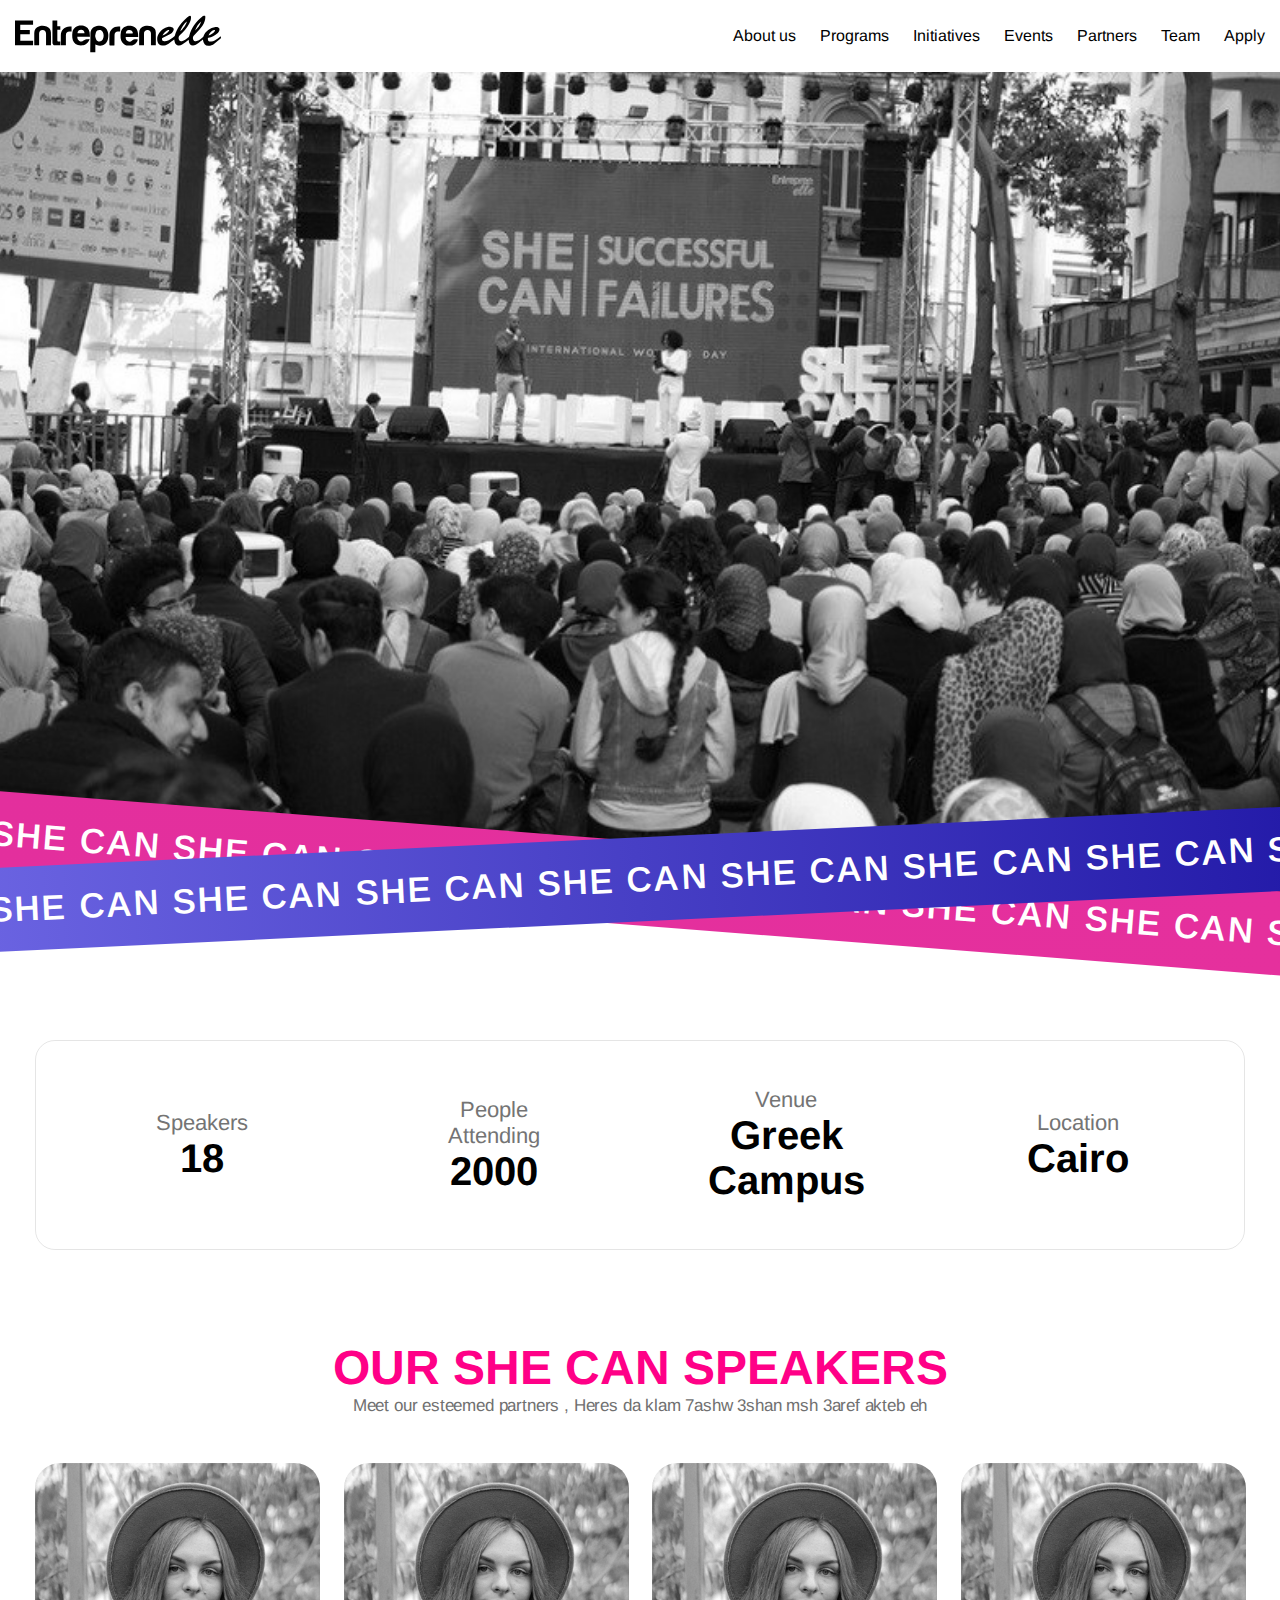
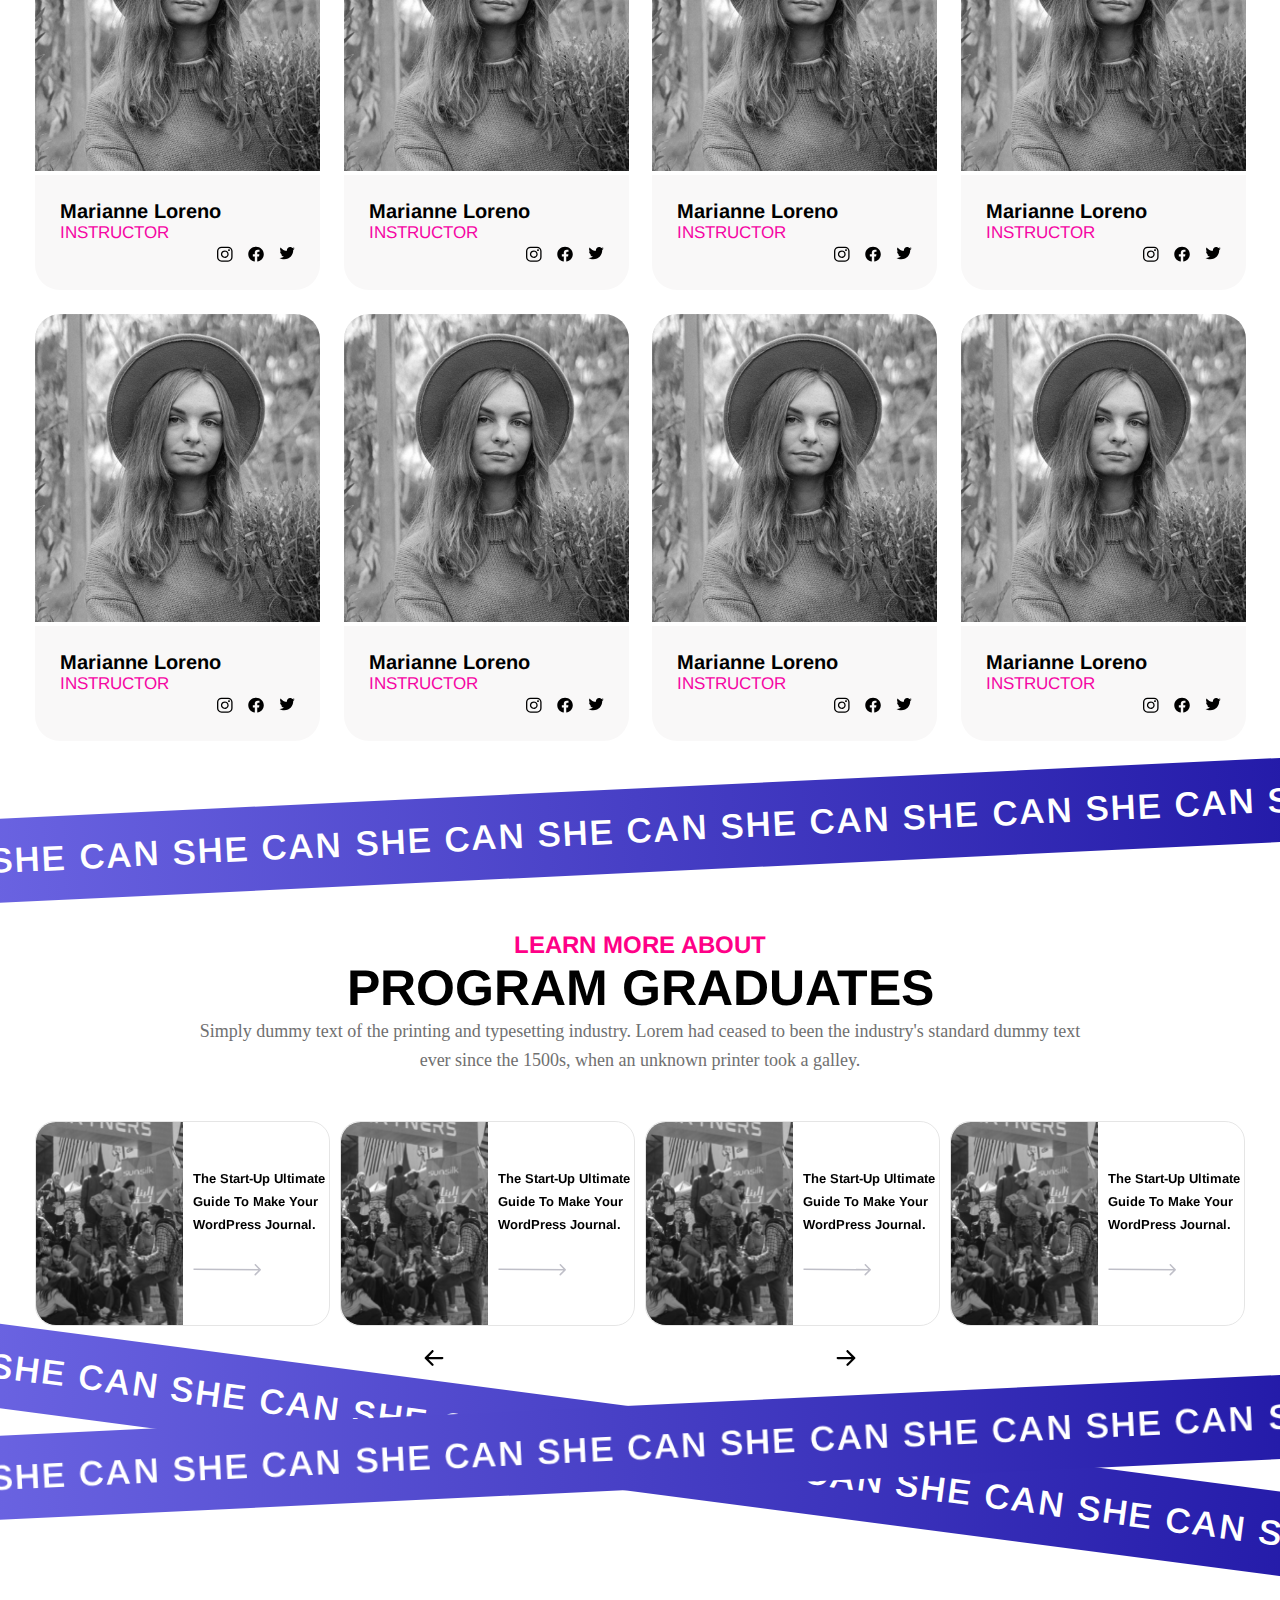
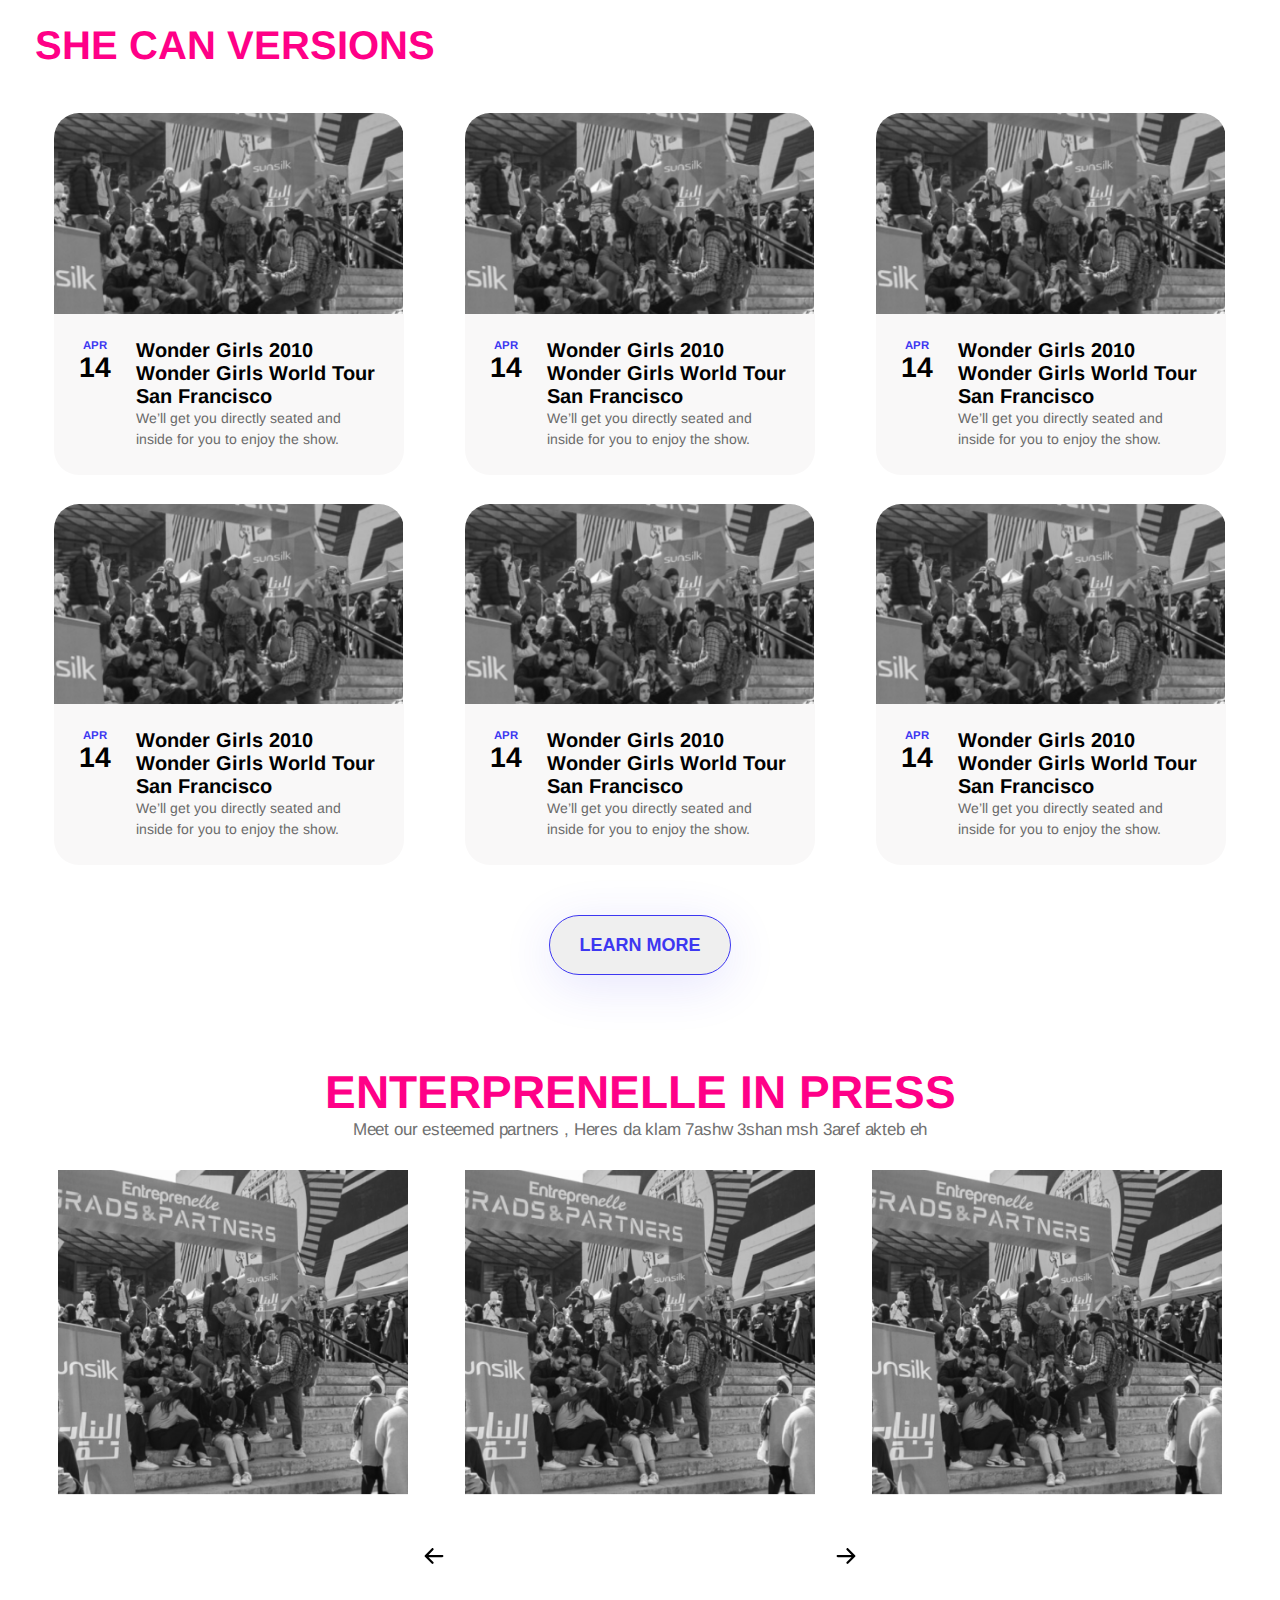
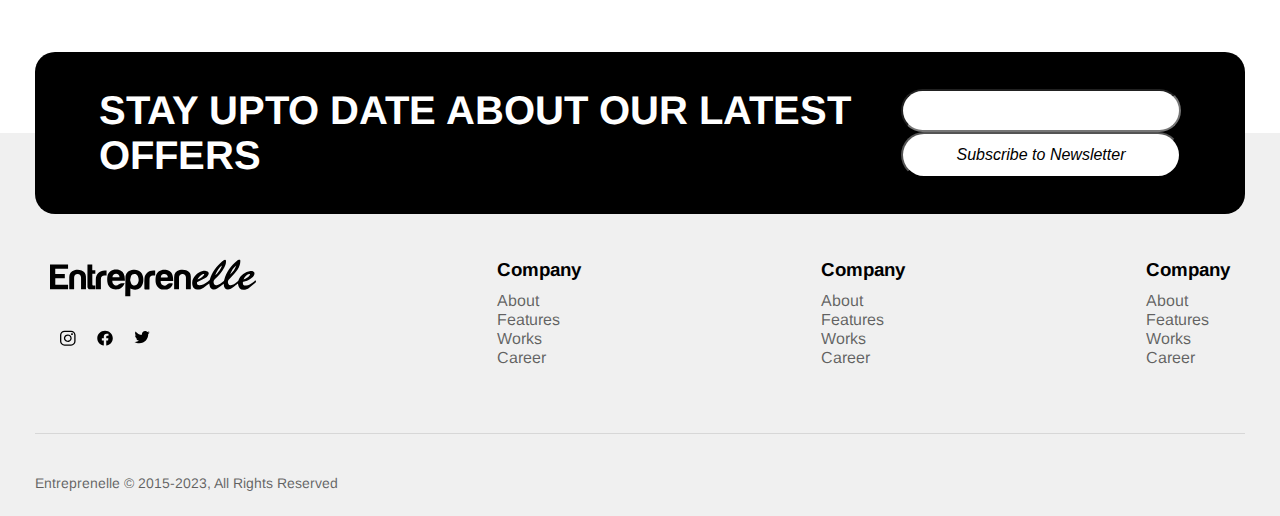
<file: shecan.html>
<!DOCTYPE html>
<html lang="en">
  <head>
    <meta charset="UTF-8" />
    <meta name="viewport" content="width=device-width, initial-scale=1.0" />
    <link rel="stylesheet" href="assets/css/style.css" />
    <link rel="stylesheet" href="assets/vendor/glide/glide.core.css" />
    <link rel="stylesheet" href="assets/vendor/glide/glide.theme.css" />
    <title>Document</title>
  </head>
  <body>
    <header>
      <div class="container">
        <nav>
          <a href="index.html">
            <svg
              xmlns="http://www.w3.org/2000/svg"
              width="206"
              height="38"
              viewBox="0 0 206 38"
              fill="none"
            >
              <g clip-path="url(#clip0_1_21)">
                <path
                  d="M205.539 21.3084C204.58 22.0687 203.731 22.8229 202.802 23.4737C200.782 24.8849 198.755 26.3082 196.182 26.5454C193.585 26.7826 192.578 25.7364 192.93 23.054C193.124 22.9871 193.336 22.902 193.561 22.8472C196.783 22.0869 199.617 20.542 202.189 18.5043C202.79 18.0299 203.379 17.446 203.749 16.789C204.392 15.6455 204.865 14.3378 204.034 13.1213C203.215 11.9169 201.801 11.7649 200.533 11.9778C194.956 12.9266 190.763 15.7793 188.482 21.1259C188.361 21.4118 188.282 21.7706 188.069 21.9531C186.115 23.6501 184.137 25.3289 181.564 26.0345C179.92 26.4846 179.071 26.2048 178.409 25.0613C177.614 23.6745 177.778 21.6186 178.7 20.6636C180.575 18.7172 182.493 16.8012 184.265 14.7696C186.528 12.1663 188.755 9.4961 189.726 6.07772C190.084 4.81255 190.29 3.46831 190.333 2.15449C190.393 0.457464 189.556 0.0681826 188.1 0.974479C187.736 1.19953 187.39 1.46108 187.05 1.72871C180.757 6.78329 176.346 13.097 174.204 20.9373C174.113 21.2658 174.028 21.6733 173.791 21.8801C171.741 23.7231 169.556 25.3715 166.85 26.1379C165.927 26.3994 165.072 26.2839 164.404 25.4749C163.154 23.9421 163.312 21.5334 164.756 20.1892C168.415 16.783 171.783 13.1334 174.143 8.66887C175.211 6.64339 176.073 4.54492 176.018 2.19098C175.988 0.822416 175.363 0.378391 174.125 0.980561C173.367 1.34551 172.705 1.93552 172.056 2.49511C166.279 7.43412 161.856 13.2916 159.799 20.7427C159.738 20.9556 159.611 21.1928 159.447 21.3205C157.002 23.2183 154.605 25.2377 151.546 26.0406C150.545 26.3021 149.386 26.2109 148.349 26.0223C147.256 25.8216 146.983 24.7997 146.965 23.8204C146.947 22.9202 147.748 22.7925 148.385 22.4945C150.715 21.4057 153.106 20.4081 155.309 19.1065C156.431 18.4435 157.402 17.3061 158.1 16.1747C159.55 13.8086 158.47 11.9838 155.709 11.8804C150.788 11.6919 147.184 14.1431 144.356 17.8657C142.281 20.5967 141.631 23.7414 142.651 27.105C143.312 29.2826 144.914 30.4504 147.178 30.5234C149.52 30.5964 151.68 29.9942 153.585 28.6256C155.509 27.2449 157.39 25.7912 159.222 24.4226C159.423 25.4262 159.55 26.5515 159.878 27.6099C160.485 29.5867 161.898 30.6025 163.949 30.4017C165.048 30.2983 166.255 30.0368 167.153 29.4529C169.423 27.9687 171.546 26.2656 173.694 24.672C173.694 24.7024 173.713 24.9579 173.719 25.2194C173.864 29.7144 176.807 31.7338 180.842 29.7752C182.978 28.7412 184.78 26.9894 186.716 25.5479C187.104 25.2559 187.444 24.891 187.875 24.5017C188.67 30.3592 191.868 32.1657 197.177 29.9151C197.681 29.7022 198.215 29.5015 198.64 29.1731C200.885 27.4213 203.1 25.6209 205.339 23.8569C206.352 23.0601 206.03 22.2329 205.539 21.3023V21.3084ZM198.919 15.1285C199.265 14.9947 199.701 15.0859 200.102 15.0677C199.981 15.4448 199.95 15.8949 199.726 16.193C198.209 18.2124 196.176 19.5018 193.555 20.4264C194.799 17.8231 196.486 16.0713 198.925 15.1224L198.919 15.1285ZM186.237 6.54607C185.035 10.1287 182.96 13.1152 180.06 15.5482C181.613 12.2028 183.075 8.79052 186.237 6.54607ZM171.722 6.60081C171.807 8.4499 167.584 14.6845 165.242 16.0713C166.947 12.4461 168.688 9.12506 171.722 6.60081ZM153.082 14.9704C153.415 14.8366 153.846 14.9582 154.235 14.9643C154.137 15.3049 154.137 15.7124 153.937 15.9801C152.347 18.115 150.163 19.4045 147.457 20.4933C148.834 17.8109 150.563 15.9679 153.082 14.9704Z"
                  fill="black"
                />
                <path
                  d="M5.29123 25.6572V19.3375H14.8057V15.0858H5.24269V9.69057H18.0642V5.48755H0V30.2738H18.0885V25.6572H5.29123Z"
                  fill="black"
                />
                <path
                  d="M81.7895 11.1018C77.6269 12.0629 75.491 14.7757 75.4546 19.07C75.4121 24.1671 75.3272 29.2643 75.2665 34.3614C75.2544 35.4076 75.2665 36.4538 75.2665 37.5H80.3454V29.5927C80.8854 29.7874 81.2434 29.9212 81.6075 30.0489C86.9291 31.9527 91.4072 29.69 92.8878 24.2401C93.2518 22.9019 93.3611 21.4543 93.3246 20.0614C93.1669 13.3098 88.3307 9.59338 81.7835 11.1018H81.7895ZM87.7179 24.526C86.2373 27.178 82.5359 27.1597 81.1524 24.4591C80.5881 23.352 80.4485 22.0261 80.1391 20.8765C80.4424 19.5566 80.6002 18.3887 80.9886 17.2999C81.5347 15.7854 82.7786 15.0372 84.3563 15.0068C85.8732 14.9825 87.0747 15.6333 87.7422 17.087C88.8829 19.5687 89.0771 22.0869 87.7179 24.526Z"
                  fill="black"
                />
                <path
                  d="M116.868 21.9653H123.197C123.142 20.7853 123.161 19.733 123.039 18.699C122.505 14.2405 120.703 11.9778 116.977 11.0046C111.923 9.67861 107.111 12.0508 105.946 16.7039C105.473 18.6017 105.497 20.6758 105.6 22.6587C105.788 26.3812 108.986 31.0526 114.107 30.5417C114.769 30.4748 115.436 30.5417 116.104 30.5295C119.016 30.4504 122.487 27.2997 122.827 24.3983C120.746 24.447 118.658 23.9056 116.862 25.7973C115.782 26.9408 114.022 26.9651 112.59 26.0893C111.146 25.2073 110.582 23.7901 110.703 21.9775H116.862L116.868 21.9653ZM113.822 14.9157C116.025 14.7393 117.615 15.828 117.839 17.7319C117.869 17.9934 117.499 18.5408 117.293 18.553C115.503 18.6199 113.707 18.5956 111.917 18.5956C111.571 18.5956 111.225 18.5652 110.825 18.5408C110.764 16.4728 111.984 15.0677 113.828 14.9217L113.822 14.9157Z"
                  fill="black"
                />
                <path
                  d="M74.5324 17.3C73.962 13.8756 72.0324 11.6676 68.604 10.8039C63.3492 9.48398 58.4281 12.1177 57.4815 17.0141C57.1296 18.8328 57.1417 20.7792 57.3238 22.6344C57.6696 26.144 59.4415 28.869 62.8516 29.976C64.496 30.5113 66.4135 30.4322 68.1793 30.2862C71.1101 30.0429 74.2229 26.9043 74.5203 24.1185C72.445 24.2645 70.3455 23.6988 68.5615 25.6027C67.4875 26.7523 65.7218 26.7644 64.2837 25.9129C62.8152 25.0431 62.3359 23.5772 62.2995 21.8011H74.9511C74.8054 20.1771 74.7751 18.7233 74.5385 17.3H74.5324ZM69.4839 18.3706H62.524C62.3783 16.1018 63.8407 14.6541 66.1526 14.6785C68.2642 14.6967 69.6841 16.2417 69.4839 18.3706Z"
                  fill="black"
                />
                <path
                  d="M31.5897 11.4425C29.2596 10.5301 26.8567 10.4693 24.4477 11.1384C20.9344 12.1176 19.2596 14.356 19.2596 17.9994C19.2596 21.6855 19.2596 25.3775 19.2596 29.0636C19.2596 29.4772 19.2961 29.8847 19.3143 30.274H24.114C24.114 29.763 24.114 29.3434 24.114 28.9237C24.114 25.5479 24.114 22.1721 24.114 18.7963C24.114 16.3085 25.3154 14.9886 27.5545 14.9703C29.7207 14.9521 31.0436 16.3876 31.0436 18.7719C31.0436 22.1842 31.0436 25.6026 31.0436 29.0149V30.3044H35.8494C35.8979 30.1402 35.9646 30.0307 35.9646 29.9212C35.9646 25.7607 36.0678 21.6003 35.9343 17.4459C35.8433 14.5628 34.2899 12.5008 31.5836 11.4425H31.5897Z"
                  fill="black"
                />
                <path
                  d="M136.182 11.3513C134.022 10.591 131.813 10.5241 129.599 11.1019C125.909 12.0629 124.138 14.3561 124.138 18.1333C124.138 21.6247 124.138 25.1221 124.138 28.6135V30.2984H129.034V28.9724C129.034 25.4384 129.022 21.9106 129.034 18.3766C129.04 16.7039 129.805 15.6699 131.304 15.1954C133.798 14.4047 135.934 15.9254 135.952 18.5591C135.982 22.014 135.958 25.4688 135.958 28.9176V30.3166H140.83C140.83 25.8703 140.94 21.5578 140.794 17.2574C140.691 14.2952 138.962 12.3306 136.182 11.3513Z"
                  fill="black"
                />
                <path
                  d="M43.9499 26.6C42.4997 26.5757 42.3298 26.4054 42.3298 24.976C42.3298 23.2911 42.3298 21.6002 42.3298 19.9153V14.6661H45.3273V11.1443H42.2752V5.49365H37.5907C37.5179 5.6518 37.4633 5.72479 37.4633 5.79778C37.4512 13.0907 37.4269 20.3898 37.4633 27.6827C37.4694 29.0878 38.4463 30.2313 39.7024 30.3043C41.5592 30.4077 43.4281 30.3286 45.3334 30.3286V26.6C44.8116 26.6 44.3868 26.6061 43.956 26.6H43.9499Z"
                  fill="black"
                />
                <path
                  d="M103.264 11.4485C98.537 11.4485 94.7991 14.727 94.4775 19.4592C94.247 22.8532 94.3805 26.2777 94.3987 29.6839C94.3987 29.9394 94.7809 30.3955 95.0055 30.4077C96.4375 30.4746 97.8756 30.4442 99.3622 30.4442C99.4047 30.1097 99.4593 29.8846 99.4654 29.6596C99.4957 26.4054 99.5079 23.1513 99.5443 19.8971C99.5685 17.8534 100.782 16.6186 102.821 16.5517C103.592 16.5274 104.368 16.5517 105.181 16.5517V11.4485C104.496 11.4485 103.877 11.4485 103.264 11.4485Z"
                  fill="black"
                />
                <path
                  d="M54.6416 11.406C49.5931 11.406 45.831 15.1528 45.8189 20.2196C45.8128 23.1939 45.8189 26.1744 45.8189 29.1487V30.2558H50.9098C50.9098 26.7765 50.8977 23.4129 50.9098 20.0493C50.922 17.7257 52.1356 16.5214 54.4596 16.4788C55.1453 16.4667 55.8309 16.4788 56.5652 16.4788V11.4121C55.8673 11.4121 55.2545 11.4121 54.6356 11.4121L54.6416 11.406Z"
                  fill="black"
                />
              </g>
              <defs>
                <clipPath id="clip0_1_21">
                  <rect
                    width="206"
                    height="37"
                    fill="white"
                    transform="translate(0 0.5)"
                  />
                </clipPath>
              </defs>
            </svg>
          </a>
          <ul>
            <li><a href="about.html">About us</a></li>
            <li><a href="">Programs</a></li>
            <li><a href="">Initiatives</a></li>
            <li><a href="">Events</a></li>
            <li><a href="">Partners</a></li>
            <li><a href="">Team</a></li>
            <li><a href="">Apply</a></li>
          </ul>
          <div class="hamburger">
            <button>
              <div class="bar"></div>
            </button>
          </div>
        </nav>
      </div>
    </header>

    <main>
      <section class="shecan-hero">
      </section>
      <div class="tapes">
        <div class="tape">
          SHE CAN SHE CAN SHE CAN SHE CAN SHE CAN SHE CAN SHE CAN SHE CAN SHE CAN SHE CAN SHE CAN SHE CAN SHE CAN SHE CAN SHE CAN SHE CAN SHE CAN 
        </div>
        <div class="tape">
          SHE CAN SHE CAN SHE CAN SHE CAN SHE CAN SHE CAN SHE CAN SHE CAN SHE CAN SHE CAN SHE CAN SHE CAN SHE CAN SHE CAN SHE CAN SHE CAN SHE CAN 
        </div>
      </div>
        
      <div class="container">
        <section class="event-details">
          <div class="event-details-content">
            <div>
              <p>Speakers</p>
              <p>18</p>
            </div>
            <div>
              <p>People Attending</p>
              <p>2000</p>
            </div>
            <div>
              <p>Venue</p>
              <p>Greek Campus</p>
            </div>
            <div>
              <p>Location</p>
              <p>Cairo</p>
            </div>
          </div>
        </section>
      </div>

      <div class="container">
        <section class="partners">
          <h2>OUR SHE CAN SPEAKERS</h2>
          <p>Meet our esteemed partners , Heres da klam
            7ashw 3shan msh 3aref akteb eh</p>
          <div class="event-speakers">
            <div class="team-card">
              <img src="assets/images/team/Photo (2).jpg" alt="" />
              <div class="team-card-content">
                <h3>Marianne Loreno</h3>
                <h4>INSTRUCTOR</h4>
                <div class="team-social">
                  <svg
                    xmlns="http://www.w3.org/2000/svg"
                    width="16"
                    height="22"
                    viewBox="0 0 23 22"
                    fill="none"
                  >
                    <path
                      d="M15.8587 2.28838C17.0915 2.29192 18.2728 2.76508 19.1445 3.60451C20.0162 4.44395 20.5076 5.58145 20.5112 6.76858V15.728C20.5076 16.9152 20.0162 18.0527 19.1445 18.8921C18.2728 19.7315 17.0915 20.2047 15.8587 20.2082H6.55467C5.32188 20.2047 4.14063 19.7315 3.26891 18.8921C2.39719 18.0527 1.90583 16.9152 1.90215 15.728V6.76858C1.90583 5.58145 2.39719 4.44395 3.26891 3.60451C4.14063 2.76508 5.32188 2.29192 6.55467 2.28838H15.8587ZM15.8587 0.496582H6.55467C2.97232 0.496582 0.0414429 3.31891 0.0414429 6.76858V15.728C0.0414429 19.1777 2.97232 22 6.55467 22H15.8587C19.4411 22 22.3719 19.1777 22.3719 15.728V6.76858C22.3719 3.31891 19.4411 0.496582 15.8587 0.496582Z"
                      fill="black"
                    />
                    <path
                      d="M17.2545 6.76923C16.9785 6.76923 16.7086 6.69041 16.4791 6.54273C16.2496 6.39506 16.0707 6.18516 15.9651 5.93958C15.8595 5.694 15.8318 5.42377 15.8857 5.16307C15.9395 4.90237 16.0724 4.66289 16.2676 4.47494C16.4628 4.28698 16.7115 4.15898 16.9822 4.10712C17.253 4.05527 17.5336 4.08188 17.7886 4.1836C18.0436 4.28532 18.2616 4.45758 18.415 4.6786C18.5683 4.89961 18.6502 5.15945 18.6502 5.42526C18.6506 5.60186 18.6147 5.7768 18.5447 5.94003C18.4747 6.10326 18.3719 6.25156 18.2423 6.37644C18.1126 6.50131 17.9586 6.60029 17.7891 6.6677C17.6196 6.73511 17.4379 6.76961 17.2545 6.76923ZM11.2068 7.66489C11.943 7.66489 12.6626 7.87509 13.2746 8.26891C13.8867 8.66273 14.3637 9.22249 14.6454 9.87739C14.9271 10.5323 15.0008 11.2529 14.8572 11.9482C14.7136 12.6434 14.3591 13.282 13.8386 13.7833C13.3181 14.2845 12.6549 14.6259 11.9329 14.7642C11.211 14.9024 10.4626 14.8315 9.78252 14.5602C9.10243 14.2889 8.52114 13.8296 8.11217 13.2402C7.7032 12.6508 7.48492 11.9578 7.48492 11.249C7.48597 10.2987 7.87844 9.38768 8.57621 8.71576C9.27397 8.04384 10.22 7.6659 11.2068 7.66489ZM11.2068 5.87309C10.1027 5.87309 9.02335 6.18838 8.10529 6.77909C7.18724 7.3698 6.4717 8.20939 6.04916 9.1917C5.62663 10.174 5.51607 11.2549 5.73148 12.2977C5.94688 13.3406 6.47858 14.2984 7.25932 15.0503C8.04007 15.8021 9.03479 16.3141 10.1177 16.5215C11.2006 16.729 12.3231 16.6225 13.3432 16.2156C14.3633 15.8087 15.2352 15.1197 15.8486 14.2356C16.462 13.3516 16.7895 12.3122 16.7895 11.249C16.7895 9.82319 16.2013 8.45582 15.1543 7.44765C14.1074 6.43948 12.6874 5.87309 11.2068 5.87309Z"
                      fill="black"
                    />
                  </svg>
                  <svg
                    xmlns="http://www.w3.org/2000/svg"
                    width="16"
                    height="22"
                    viewBox="0 0 23 22"
                    fill="none"
                  >
                    <path
                      fill-rule="evenodd"
                      clip-rule="evenodd"
                      d="M22.7024 11.3129C22.7024 5.37543 17.703 0.561157 11.5372 0.561157C5.37139 0.561157 0.371948 5.37543 0.371948 11.3129C0.371948 16.6791 4.45424 21.1272 9.79263 21.9345V14.4218H6.95695V11.3129H9.79263V8.94414C9.79263 6.24997 11.4599 4.76057 14.01 4.76057C15.2317 4.76057 16.5097 4.9708 16.5097 4.9708V7.61698H15.1011C13.7149 7.61698 13.2813 8.44544 13.2813 9.29693V11.3129H16.3776L15.8832 14.4218H13.2818V21.9355C18.6202 21.1286 22.7024 16.6806 22.7024 11.3129Z"
                      fill="black"
                    />
                  </svg>
                  <svg
                    xmlns="http://www.w3.org/2000/svg"
                    width="16"
                    height="20"
                    viewBox="0 0 25 20"
                    fill="none"
                  >
                    <path
                      d="M24.628 2.94599C23.7305 3.33595 22.7809 3.59287 21.8093 3.70862C22.8304 3.11067 23.5984 2.16072 23.969 1.03693C23.0036 1.60147 21.9491 1.99758 20.8507 2.20829C20.3882 1.72356 19.832 1.33795 19.2158 1.07489C18.5996 0.811824 17.9364 0.67681 17.2664 0.678048C14.5538 0.678048 12.3587 2.84131 12.3587 5.50802C12.3568 5.87894 12.3993 6.24877 12.4853 6.60959C10.5402 6.5184 8.63553 6.02221 6.89318 5.15275C5.15083 4.28329 3.60915 3.05972 2.36677 1.5603C1.93092 2.29508 1.70041 3.13343 1.69935 3.98775C1.69935 5.66253 2.57313 7.14293 3.89253 8.01023C3.11082 7.99168 2.34514 7.78478 1.66047 7.4071V7.46692C1.66047 9.80963 3.3552 11.7586 5.59822 12.2022C5.17642 12.3146 4.74177 12.3716 4.30524 12.3717C3.99549 12.3722 3.68645 12.3421 3.38261 12.2819C4.00617 14.201 5.82102 15.5966 7.97083 15.6365C6.22396 16.9828 4.07925 17.7104 1.87381 17.7051C1.48234 17.7045 1.09123 17.6812 0.702454 17.6353C2.94606 19.0679 5.55408 19.8257 8.21607 19.8185C17.2559 19.8185 22.1946 12.4564 22.1946 6.07126C22.1946 5.86191 22.1891 5.65257 22.1791 5.4482C23.1377 4.76635 23.967 3.91902 24.628 2.94599Z"
                      fill="black"
                    />
                  </svg>
                </div>
              </div>
            </div>
            <div class="team-card">
              <img src="assets/images/team/Photo (2).jpg" alt="" />
              <div class="team-card-content">
                <h3>Marianne Loreno</h3>
                <h4>INSTRUCTOR</h4>
                <div class="team-social">
                  <svg
                    xmlns="http://www.w3.org/2000/svg"
                    width="16"
                    height="22"
                    viewBox="0 0 23 22"
                    fill="none"
                  >
                    <path
                      d="M15.8587 2.28838C17.0915 2.29192 18.2728 2.76508 19.1445 3.60451C20.0162 4.44395 20.5076 5.58145 20.5112 6.76858V15.728C20.5076 16.9152 20.0162 18.0527 19.1445 18.8921C18.2728 19.7315 17.0915 20.2047 15.8587 20.2082H6.55467C5.32188 20.2047 4.14063 19.7315 3.26891 18.8921C2.39719 18.0527 1.90583 16.9152 1.90215 15.728V6.76858C1.90583 5.58145 2.39719 4.44395 3.26891 3.60451C4.14063 2.76508 5.32188 2.29192 6.55467 2.28838H15.8587ZM15.8587 0.496582H6.55467C2.97232 0.496582 0.0414429 3.31891 0.0414429 6.76858V15.728C0.0414429 19.1777 2.97232 22 6.55467 22H15.8587C19.4411 22 22.3719 19.1777 22.3719 15.728V6.76858C22.3719 3.31891 19.4411 0.496582 15.8587 0.496582Z"
                      fill="black"
                    />
                    <path
                      d="M17.2545 6.76923C16.9785 6.76923 16.7086 6.69041 16.4791 6.54273C16.2496 6.39506 16.0707 6.18516 15.9651 5.93958C15.8595 5.694 15.8318 5.42377 15.8857 5.16307C15.9395 4.90237 16.0724 4.66289 16.2676 4.47494C16.4628 4.28698 16.7115 4.15898 16.9822 4.10712C17.253 4.05527 17.5336 4.08188 17.7886 4.1836C18.0436 4.28532 18.2616 4.45758 18.415 4.6786C18.5683 4.89961 18.6502 5.15945 18.6502 5.42526C18.6506 5.60186 18.6147 5.7768 18.5447 5.94003C18.4747 6.10326 18.3719 6.25156 18.2423 6.37644C18.1126 6.50131 17.9586 6.60029 17.7891 6.6677C17.6196 6.73511 17.4379 6.76961 17.2545 6.76923ZM11.2068 7.66489C11.943 7.66489 12.6626 7.87509 13.2746 8.26891C13.8867 8.66273 14.3637 9.22249 14.6454 9.87739C14.9271 10.5323 15.0008 11.2529 14.8572 11.9482C14.7136 12.6434 14.3591 13.282 13.8386 13.7833C13.3181 14.2845 12.6549 14.6259 11.9329 14.7642C11.211 14.9024 10.4626 14.8315 9.78252 14.5602C9.10243 14.2889 8.52114 13.8296 8.11217 13.2402C7.7032 12.6508 7.48492 11.9578 7.48492 11.249C7.48597 10.2987 7.87844 9.38768 8.57621 8.71576C9.27397 8.04384 10.22 7.6659 11.2068 7.66489ZM11.2068 5.87309C10.1027 5.87309 9.02335 6.18838 8.10529 6.77909C7.18724 7.3698 6.4717 8.20939 6.04916 9.1917C5.62663 10.174 5.51607 11.2549 5.73148 12.2977C5.94688 13.3406 6.47858 14.2984 7.25932 15.0503C8.04007 15.8021 9.03479 16.3141 10.1177 16.5215C11.2006 16.729 12.3231 16.6225 13.3432 16.2156C14.3633 15.8087 15.2352 15.1197 15.8486 14.2356C16.462 13.3516 16.7895 12.3122 16.7895 11.249C16.7895 9.82319 16.2013 8.45582 15.1543 7.44765C14.1074 6.43948 12.6874 5.87309 11.2068 5.87309Z"
                      fill="black"
                    />
                  </svg>
                  <svg
                    xmlns="http://www.w3.org/2000/svg"
                    width="16"
                    height="22"
                    viewBox="0 0 23 22"
                    fill="none"
                  >
                    <path
                      fill-rule="evenodd"
                      clip-rule="evenodd"
                      d="M22.7024 11.3129C22.7024 5.37543 17.703 0.561157 11.5372 0.561157C5.37139 0.561157 0.371948 5.37543 0.371948 11.3129C0.371948 16.6791 4.45424 21.1272 9.79263 21.9345V14.4218H6.95695V11.3129H9.79263V8.94414C9.79263 6.24997 11.4599 4.76057 14.01 4.76057C15.2317 4.76057 16.5097 4.9708 16.5097 4.9708V7.61698H15.1011C13.7149 7.61698 13.2813 8.44544 13.2813 9.29693V11.3129H16.3776L15.8832 14.4218H13.2818V21.9355C18.6202 21.1286 22.7024 16.6806 22.7024 11.3129Z"
                      fill="black"
                    />
                  </svg>
                  <svg
                    xmlns="http://www.w3.org/2000/svg"
                    width="16"
                    height="20"
                    viewBox="0 0 25 20"
                    fill="none"
                  >
                    <path
                      d="M24.628 2.94599C23.7305 3.33595 22.7809 3.59287 21.8093 3.70862C22.8304 3.11067 23.5984 2.16072 23.969 1.03693C23.0036 1.60147 21.9491 1.99758 20.8507 2.20829C20.3882 1.72356 19.832 1.33795 19.2158 1.07489C18.5996 0.811824 17.9364 0.67681 17.2664 0.678048C14.5538 0.678048 12.3587 2.84131 12.3587 5.50802C12.3568 5.87894 12.3993 6.24877 12.4853 6.60959C10.5402 6.5184 8.63553 6.02221 6.89318 5.15275C5.15083 4.28329 3.60915 3.05972 2.36677 1.5603C1.93092 2.29508 1.70041 3.13343 1.69935 3.98775C1.69935 5.66253 2.57313 7.14293 3.89253 8.01023C3.11082 7.99168 2.34514 7.78478 1.66047 7.4071V7.46692C1.66047 9.80963 3.3552 11.7586 5.59822 12.2022C5.17642 12.3146 4.74177 12.3716 4.30524 12.3717C3.99549 12.3722 3.68645 12.3421 3.38261 12.2819C4.00617 14.201 5.82102 15.5966 7.97083 15.6365C6.22396 16.9828 4.07925 17.7104 1.87381 17.7051C1.48234 17.7045 1.09123 17.6812 0.702454 17.6353C2.94606 19.0679 5.55408 19.8257 8.21607 19.8185C17.2559 19.8185 22.1946 12.4564 22.1946 6.07126C22.1946 5.86191 22.1891 5.65257 22.1791 5.4482C23.1377 4.76635 23.967 3.91902 24.628 2.94599Z"
                      fill="black"
                    />
                  </svg>
                </div>
              </div>
            </div>
            <div class="team-card">
              <img src="assets/images/team/Photo (2).jpg" alt="" />
              <div class="team-card-content">
                <h3>Marianne Loreno</h3>
                <h4>INSTRUCTOR</h4>
                <div class="team-social">
                  <svg
                    xmlns="http://www.w3.org/2000/svg"
                    width="16"
                    height="22"
                    viewBox="0 0 23 22"
                    fill="none"
                  >
                    <path
                      d="M15.8587 2.28838C17.0915 2.29192 18.2728 2.76508 19.1445 3.60451C20.0162 4.44395 20.5076 5.58145 20.5112 6.76858V15.728C20.5076 16.9152 20.0162 18.0527 19.1445 18.8921C18.2728 19.7315 17.0915 20.2047 15.8587 20.2082H6.55467C5.32188 20.2047 4.14063 19.7315 3.26891 18.8921C2.39719 18.0527 1.90583 16.9152 1.90215 15.728V6.76858C1.90583 5.58145 2.39719 4.44395 3.26891 3.60451C4.14063 2.76508 5.32188 2.29192 6.55467 2.28838H15.8587ZM15.8587 0.496582H6.55467C2.97232 0.496582 0.0414429 3.31891 0.0414429 6.76858V15.728C0.0414429 19.1777 2.97232 22 6.55467 22H15.8587C19.4411 22 22.3719 19.1777 22.3719 15.728V6.76858C22.3719 3.31891 19.4411 0.496582 15.8587 0.496582Z"
                      fill="black"
                    />
                    <path
                      d="M17.2545 6.76923C16.9785 6.76923 16.7086 6.69041 16.4791 6.54273C16.2496 6.39506 16.0707 6.18516 15.9651 5.93958C15.8595 5.694 15.8318 5.42377 15.8857 5.16307C15.9395 4.90237 16.0724 4.66289 16.2676 4.47494C16.4628 4.28698 16.7115 4.15898 16.9822 4.10712C17.253 4.05527 17.5336 4.08188 17.7886 4.1836C18.0436 4.28532 18.2616 4.45758 18.415 4.6786C18.5683 4.89961 18.6502 5.15945 18.6502 5.42526C18.6506 5.60186 18.6147 5.7768 18.5447 5.94003C18.4747 6.10326 18.3719 6.25156 18.2423 6.37644C18.1126 6.50131 17.9586 6.60029 17.7891 6.6677C17.6196 6.73511 17.4379 6.76961 17.2545 6.76923ZM11.2068 7.66489C11.943 7.66489 12.6626 7.87509 13.2746 8.26891C13.8867 8.66273 14.3637 9.22249 14.6454 9.87739C14.9271 10.5323 15.0008 11.2529 14.8572 11.9482C14.7136 12.6434 14.3591 13.282 13.8386 13.7833C13.3181 14.2845 12.6549 14.6259 11.9329 14.7642C11.211 14.9024 10.4626 14.8315 9.78252 14.5602C9.10243 14.2889 8.52114 13.8296 8.11217 13.2402C7.7032 12.6508 7.48492 11.9578 7.48492 11.249C7.48597 10.2987 7.87844 9.38768 8.57621 8.71576C9.27397 8.04384 10.22 7.6659 11.2068 7.66489ZM11.2068 5.87309C10.1027 5.87309 9.02335 6.18838 8.10529 6.77909C7.18724 7.3698 6.4717 8.20939 6.04916 9.1917C5.62663 10.174 5.51607 11.2549 5.73148 12.2977C5.94688 13.3406 6.47858 14.2984 7.25932 15.0503C8.04007 15.8021 9.03479 16.3141 10.1177 16.5215C11.2006 16.729 12.3231 16.6225 13.3432 16.2156C14.3633 15.8087 15.2352 15.1197 15.8486 14.2356C16.462 13.3516 16.7895 12.3122 16.7895 11.249C16.7895 9.82319 16.2013 8.45582 15.1543 7.44765C14.1074 6.43948 12.6874 5.87309 11.2068 5.87309Z"
                      fill="black"
                    />
                  </svg>
                  <svg
                    xmlns="http://www.w3.org/2000/svg"
                    width="16"
                    height="22"
                    viewBox="0 0 23 22"
                    fill="none"
                  >
                    <path
                      fill-rule="evenodd"
                      clip-rule="evenodd"
                      d="M22.7024 11.3129C22.7024 5.37543 17.703 0.561157 11.5372 0.561157C5.37139 0.561157 0.371948 5.37543 0.371948 11.3129C0.371948 16.6791 4.45424 21.1272 9.79263 21.9345V14.4218H6.95695V11.3129H9.79263V8.94414C9.79263 6.24997 11.4599 4.76057 14.01 4.76057C15.2317 4.76057 16.5097 4.9708 16.5097 4.9708V7.61698H15.1011C13.7149 7.61698 13.2813 8.44544 13.2813 9.29693V11.3129H16.3776L15.8832 14.4218H13.2818V21.9355C18.6202 21.1286 22.7024 16.6806 22.7024 11.3129Z"
                      fill="black"
                    />
                  </svg>
                  <svg
                    xmlns="http://www.w3.org/2000/svg"
                    width="16"
                    height="20"
                    viewBox="0 0 25 20"
                    fill="none"
                  >
                    <path
                      d="M24.628 2.94599C23.7305 3.33595 22.7809 3.59287 21.8093 3.70862C22.8304 3.11067 23.5984 2.16072 23.969 1.03693C23.0036 1.60147 21.9491 1.99758 20.8507 2.20829C20.3882 1.72356 19.832 1.33795 19.2158 1.07489C18.5996 0.811824 17.9364 0.67681 17.2664 0.678048C14.5538 0.678048 12.3587 2.84131 12.3587 5.50802C12.3568 5.87894 12.3993 6.24877 12.4853 6.60959C10.5402 6.5184 8.63553 6.02221 6.89318 5.15275C5.15083 4.28329 3.60915 3.05972 2.36677 1.5603C1.93092 2.29508 1.70041 3.13343 1.69935 3.98775C1.69935 5.66253 2.57313 7.14293 3.89253 8.01023C3.11082 7.99168 2.34514 7.78478 1.66047 7.4071V7.46692C1.66047 9.80963 3.3552 11.7586 5.59822 12.2022C5.17642 12.3146 4.74177 12.3716 4.30524 12.3717C3.99549 12.3722 3.68645 12.3421 3.38261 12.2819C4.00617 14.201 5.82102 15.5966 7.97083 15.6365C6.22396 16.9828 4.07925 17.7104 1.87381 17.7051C1.48234 17.7045 1.09123 17.6812 0.702454 17.6353C2.94606 19.0679 5.55408 19.8257 8.21607 19.8185C17.2559 19.8185 22.1946 12.4564 22.1946 6.07126C22.1946 5.86191 22.1891 5.65257 22.1791 5.4482C23.1377 4.76635 23.967 3.91902 24.628 2.94599Z"
                      fill="black"
                    />
                  </svg>
                </div>
              </div>
            </div>
            <div class="team-card">
              <img src="assets/images/team/Photo (2).jpg" alt="" />
              <div class="team-card-content">
                <h3>Marianne Loreno</h3>
                <h4>INSTRUCTOR</h4>
                <div class="team-social">
                  <svg
                    xmlns="http://www.w3.org/2000/svg"
                    width="16"
                    height="22"
                    viewBox="0 0 23 22"
                    fill="none"
                  >
                    <path
                      d="M15.8587 2.28838C17.0915 2.29192 18.2728 2.76508 19.1445 3.60451C20.0162 4.44395 20.5076 5.58145 20.5112 6.76858V15.728C20.5076 16.9152 20.0162 18.0527 19.1445 18.8921C18.2728 19.7315 17.0915 20.2047 15.8587 20.2082H6.55467C5.32188 20.2047 4.14063 19.7315 3.26891 18.8921C2.39719 18.0527 1.90583 16.9152 1.90215 15.728V6.76858C1.90583 5.58145 2.39719 4.44395 3.26891 3.60451C4.14063 2.76508 5.32188 2.29192 6.55467 2.28838H15.8587ZM15.8587 0.496582H6.55467C2.97232 0.496582 0.0414429 3.31891 0.0414429 6.76858V15.728C0.0414429 19.1777 2.97232 22 6.55467 22H15.8587C19.4411 22 22.3719 19.1777 22.3719 15.728V6.76858C22.3719 3.31891 19.4411 0.496582 15.8587 0.496582Z"
                      fill="black"
                    />
                    <path
                      d="M17.2545 6.76923C16.9785 6.76923 16.7086 6.69041 16.4791 6.54273C16.2496 6.39506 16.0707 6.18516 15.9651 5.93958C15.8595 5.694 15.8318 5.42377 15.8857 5.16307C15.9395 4.90237 16.0724 4.66289 16.2676 4.47494C16.4628 4.28698 16.7115 4.15898 16.9822 4.10712C17.253 4.05527 17.5336 4.08188 17.7886 4.1836C18.0436 4.28532 18.2616 4.45758 18.415 4.6786C18.5683 4.89961 18.6502 5.15945 18.6502 5.42526C18.6506 5.60186 18.6147 5.7768 18.5447 5.94003C18.4747 6.10326 18.3719 6.25156 18.2423 6.37644C18.1126 6.50131 17.9586 6.60029 17.7891 6.6677C17.6196 6.73511 17.4379 6.76961 17.2545 6.76923ZM11.2068 7.66489C11.943 7.66489 12.6626 7.87509 13.2746 8.26891C13.8867 8.66273 14.3637 9.22249 14.6454 9.87739C14.9271 10.5323 15.0008 11.2529 14.8572 11.9482C14.7136 12.6434 14.3591 13.282 13.8386 13.7833C13.3181 14.2845 12.6549 14.6259 11.9329 14.7642C11.211 14.9024 10.4626 14.8315 9.78252 14.5602C9.10243 14.2889 8.52114 13.8296 8.11217 13.2402C7.7032 12.6508 7.48492 11.9578 7.48492 11.249C7.48597 10.2987 7.87844 9.38768 8.57621 8.71576C9.27397 8.04384 10.22 7.6659 11.2068 7.66489ZM11.2068 5.87309C10.1027 5.87309 9.02335 6.18838 8.10529 6.77909C7.18724 7.3698 6.4717 8.20939 6.04916 9.1917C5.62663 10.174 5.51607 11.2549 5.73148 12.2977C5.94688 13.3406 6.47858 14.2984 7.25932 15.0503C8.04007 15.8021 9.03479 16.3141 10.1177 16.5215C11.2006 16.729 12.3231 16.6225 13.3432 16.2156C14.3633 15.8087 15.2352 15.1197 15.8486 14.2356C16.462 13.3516 16.7895 12.3122 16.7895 11.249C16.7895 9.82319 16.2013 8.45582 15.1543 7.44765C14.1074 6.43948 12.6874 5.87309 11.2068 5.87309Z"
                      fill="black"
                    />
                  </svg>
                  <svg
                    xmlns="http://www.w3.org/2000/svg"
                    width="16"
                    height="22"
                    viewBox="0 0 23 22"
                    fill="none"
                  >
                    <path
                      fill-rule="evenodd"
                      clip-rule="evenodd"
                      d="M22.7024 11.3129C22.7024 5.37543 17.703 0.561157 11.5372 0.561157C5.37139 0.561157 0.371948 5.37543 0.371948 11.3129C0.371948 16.6791 4.45424 21.1272 9.79263 21.9345V14.4218H6.95695V11.3129H9.79263V8.94414C9.79263 6.24997 11.4599 4.76057 14.01 4.76057C15.2317 4.76057 16.5097 4.9708 16.5097 4.9708V7.61698H15.1011C13.7149 7.61698 13.2813 8.44544 13.2813 9.29693V11.3129H16.3776L15.8832 14.4218H13.2818V21.9355C18.6202 21.1286 22.7024 16.6806 22.7024 11.3129Z"
                      fill="black"
                    />
                  </svg>
                  <svg
                    xmlns="http://www.w3.org/2000/svg"
                    width="16"
                    height="20"
                    viewBox="0 0 25 20"
                    fill="none"
                  >
                    <path
                      d="M24.628 2.94599C23.7305 3.33595 22.7809 3.59287 21.8093 3.70862C22.8304 3.11067 23.5984 2.16072 23.969 1.03693C23.0036 1.60147 21.9491 1.99758 20.8507 2.20829C20.3882 1.72356 19.832 1.33795 19.2158 1.07489C18.5996 0.811824 17.9364 0.67681 17.2664 0.678048C14.5538 0.678048 12.3587 2.84131 12.3587 5.50802C12.3568 5.87894 12.3993 6.24877 12.4853 6.60959C10.5402 6.5184 8.63553 6.02221 6.89318 5.15275C5.15083 4.28329 3.60915 3.05972 2.36677 1.5603C1.93092 2.29508 1.70041 3.13343 1.69935 3.98775C1.69935 5.66253 2.57313 7.14293 3.89253 8.01023C3.11082 7.99168 2.34514 7.78478 1.66047 7.4071V7.46692C1.66047 9.80963 3.3552 11.7586 5.59822 12.2022C5.17642 12.3146 4.74177 12.3716 4.30524 12.3717C3.99549 12.3722 3.68645 12.3421 3.38261 12.2819C4.00617 14.201 5.82102 15.5966 7.97083 15.6365C6.22396 16.9828 4.07925 17.7104 1.87381 17.7051C1.48234 17.7045 1.09123 17.6812 0.702454 17.6353C2.94606 19.0679 5.55408 19.8257 8.21607 19.8185C17.2559 19.8185 22.1946 12.4564 22.1946 6.07126C22.1946 5.86191 22.1891 5.65257 22.1791 5.4482C23.1377 4.76635 23.967 3.91902 24.628 2.94599Z"
                      fill="black"
                    />
                  </svg>
                </div>
              </div>
            </div>
            <div class="team-card">
              <img src="assets/images/team/Photo (2).jpg" alt="" />
              <div class="team-card-content">
                <h3>Marianne Loreno</h3>
                <h4>INSTRUCTOR</h4>
                <div class="team-social">
                  <svg
                    xmlns="http://www.w3.org/2000/svg"
                    width="16"
                    height="22"
                    viewBox="0 0 23 22"
                    fill="none"
                  >
                    <path
                      d="M15.8587 2.28838C17.0915 2.29192 18.2728 2.76508 19.1445 3.60451C20.0162 4.44395 20.5076 5.58145 20.5112 6.76858V15.728C20.5076 16.9152 20.0162 18.0527 19.1445 18.8921C18.2728 19.7315 17.0915 20.2047 15.8587 20.2082H6.55467C5.32188 20.2047 4.14063 19.7315 3.26891 18.8921C2.39719 18.0527 1.90583 16.9152 1.90215 15.728V6.76858C1.90583 5.58145 2.39719 4.44395 3.26891 3.60451C4.14063 2.76508 5.32188 2.29192 6.55467 2.28838H15.8587ZM15.8587 0.496582H6.55467C2.97232 0.496582 0.0414429 3.31891 0.0414429 6.76858V15.728C0.0414429 19.1777 2.97232 22 6.55467 22H15.8587C19.4411 22 22.3719 19.1777 22.3719 15.728V6.76858C22.3719 3.31891 19.4411 0.496582 15.8587 0.496582Z"
                      fill="black"
                    />
                    <path
                      d="M17.2545 6.76923C16.9785 6.76923 16.7086 6.69041 16.4791 6.54273C16.2496 6.39506 16.0707 6.18516 15.9651 5.93958C15.8595 5.694 15.8318 5.42377 15.8857 5.16307C15.9395 4.90237 16.0724 4.66289 16.2676 4.47494C16.4628 4.28698 16.7115 4.15898 16.9822 4.10712C17.253 4.05527 17.5336 4.08188 17.7886 4.1836C18.0436 4.28532 18.2616 4.45758 18.415 4.6786C18.5683 4.89961 18.6502 5.15945 18.6502 5.42526C18.6506 5.60186 18.6147 5.7768 18.5447 5.94003C18.4747 6.10326 18.3719 6.25156 18.2423 6.37644C18.1126 6.50131 17.9586 6.60029 17.7891 6.6677C17.6196 6.73511 17.4379 6.76961 17.2545 6.76923ZM11.2068 7.66489C11.943 7.66489 12.6626 7.87509 13.2746 8.26891C13.8867 8.66273 14.3637 9.22249 14.6454 9.87739C14.9271 10.5323 15.0008 11.2529 14.8572 11.9482C14.7136 12.6434 14.3591 13.282 13.8386 13.7833C13.3181 14.2845 12.6549 14.6259 11.9329 14.7642C11.211 14.9024 10.4626 14.8315 9.78252 14.5602C9.10243 14.2889 8.52114 13.8296 8.11217 13.2402C7.7032 12.6508 7.48492 11.9578 7.48492 11.249C7.48597 10.2987 7.87844 9.38768 8.57621 8.71576C9.27397 8.04384 10.22 7.6659 11.2068 7.66489ZM11.2068 5.87309C10.1027 5.87309 9.02335 6.18838 8.10529 6.77909C7.18724 7.3698 6.4717 8.20939 6.04916 9.1917C5.62663 10.174 5.51607 11.2549 5.73148 12.2977C5.94688 13.3406 6.47858 14.2984 7.25932 15.0503C8.04007 15.8021 9.03479 16.3141 10.1177 16.5215C11.2006 16.729 12.3231 16.6225 13.3432 16.2156C14.3633 15.8087 15.2352 15.1197 15.8486 14.2356C16.462 13.3516 16.7895 12.3122 16.7895 11.249C16.7895 9.82319 16.2013 8.45582 15.1543 7.44765C14.1074 6.43948 12.6874 5.87309 11.2068 5.87309Z"
                      fill="black"
                    />
                  </svg>
                  <svg
                    xmlns="http://www.w3.org/2000/svg"
                    width="16"
                    height="22"
                    viewBox="0 0 23 22"
                    fill="none"
                  >
                    <path
                      fill-rule="evenodd"
                      clip-rule="evenodd"
                      d="M22.7024 11.3129C22.7024 5.37543 17.703 0.561157 11.5372 0.561157C5.37139 0.561157 0.371948 5.37543 0.371948 11.3129C0.371948 16.6791 4.45424 21.1272 9.79263 21.9345V14.4218H6.95695V11.3129H9.79263V8.94414C9.79263 6.24997 11.4599 4.76057 14.01 4.76057C15.2317 4.76057 16.5097 4.9708 16.5097 4.9708V7.61698H15.1011C13.7149 7.61698 13.2813 8.44544 13.2813 9.29693V11.3129H16.3776L15.8832 14.4218H13.2818V21.9355C18.6202 21.1286 22.7024 16.6806 22.7024 11.3129Z"
                      fill="black"
                    />
                  </svg>
                  <svg
                    xmlns="http://www.w3.org/2000/svg"
                    width="16"
                    height="20"
                    viewBox="0 0 25 20"
                    fill="none"
                  >
                    <path
                      d="M24.628 2.94599C23.7305 3.33595 22.7809 3.59287 21.8093 3.70862C22.8304 3.11067 23.5984 2.16072 23.969 1.03693C23.0036 1.60147 21.9491 1.99758 20.8507 2.20829C20.3882 1.72356 19.832 1.33795 19.2158 1.07489C18.5996 0.811824 17.9364 0.67681 17.2664 0.678048C14.5538 0.678048 12.3587 2.84131 12.3587 5.50802C12.3568 5.87894 12.3993 6.24877 12.4853 6.60959C10.5402 6.5184 8.63553 6.02221 6.89318 5.15275C5.15083 4.28329 3.60915 3.05972 2.36677 1.5603C1.93092 2.29508 1.70041 3.13343 1.69935 3.98775C1.69935 5.66253 2.57313 7.14293 3.89253 8.01023C3.11082 7.99168 2.34514 7.78478 1.66047 7.4071V7.46692C1.66047 9.80963 3.3552 11.7586 5.59822 12.2022C5.17642 12.3146 4.74177 12.3716 4.30524 12.3717C3.99549 12.3722 3.68645 12.3421 3.38261 12.2819C4.00617 14.201 5.82102 15.5966 7.97083 15.6365C6.22396 16.9828 4.07925 17.7104 1.87381 17.7051C1.48234 17.7045 1.09123 17.6812 0.702454 17.6353C2.94606 19.0679 5.55408 19.8257 8.21607 19.8185C17.2559 19.8185 22.1946 12.4564 22.1946 6.07126C22.1946 5.86191 22.1891 5.65257 22.1791 5.4482C23.1377 4.76635 23.967 3.91902 24.628 2.94599Z"
                      fill="black"
                    />
                  </svg>
                </div>
              </div>
            </div>
            <div class="team-card">
              <img src="assets/images/team/Photo (2).jpg" alt="" />
              <div class="team-card-content">
                <h3>Marianne Loreno</h3>
                <h4>INSTRUCTOR</h4>
                <div class="team-social">
                  <svg
                    xmlns="http://www.w3.org/2000/svg"
                    width="16"
                    height="22"
                    viewBox="0 0 23 22"
                    fill="none"
                  >
                    <path
                      d="M15.8587 2.28838C17.0915 2.29192 18.2728 2.76508 19.1445 3.60451C20.0162 4.44395 20.5076 5.58145 20.5112 6.76858V15.728C20.5076 16.9152 20.0162 18.0527 19.1445 18.8921C18.2728 19.7315 17.0915 20.2047 15.8587 20.2082H6.55467C5.32188 20.2047 4.14063 19.7315 3.26891 18.8921C2.39719 18.0527 1.90583 16.9152 1.90215 15.728V6.76858C1.90583 5.58145 2.39719 4.44395 3.26891 3.60451C4.14063 2.76508 5.32188 2.29192 6.55467 2.28838H15.8587ZM15.8587 0.496582H6.55467C2.97232 0.496582 0.0414429 3.31891 0.0414429 6.76858V15.728C0.0414429 19.1777 2.97232 22 6.55467 22H15.8587C19.4411 22 22.3719 19.1777 22.3719 15.728V6.76858C22.3719 3.31891 19.4411 0.496582 15.8587 0.496582Z"
                      fill="black"
                    />
                    <path
                      d="M17.2545 6.76923C16.9785 6.76923 16.7086 6.69041 16.4791 6.54273C16.2496 6.39506 16.0707 6.18516 15.9651 5.93958C15.8595 5.694 15.8318 5.42377 15.8857 5.16307C15.9395 4.90237 16.0724 4.66289 16.2676 4.47494C16.4628 4.28698 16.7115 4.15898 16.9822 4.10712C17.253 4.05527 17.5336 4.08188 17.7886 4.1836C18.0436 4.28532 18.2616 4.45758 18.415 4.6786C18.5683 4.89961 18.6502 5.15945 18.6502 5.42526C18.6506 5.60186 18.6147 5.7768 18.5447 5.94003C18.4747 6.10326 18.3719 6.25156 18.2423 6.37644C18.1126 6.50131 17.9586 6.60029 17.7891 6.6677C17.6196 6.73511 17.4379 6.76961 17.2545 6.76923ZM11.2068 7.66489C11.943 7.66489 12.6626 7.87509 13.2746 8.26891C13.8867 8.66273 14.3637 9.22249 14.6454 9.87739C14.9271 10.5323 15.0008 11.2529 14.8572 11.9482C14.7136 12.6434 14.3591 13.282 13.8386 13.7833C13.3181 14.2845 12.6549 14.6259 11.9329 14.7642C11.211 14.9024 10.4626 14.8315 9.78252 14.5602C9.10243 14.2889 8.52114 13.8296 8.11217 13.2402C7.7032 12.6508 7.48492 11.9578 7.48492 11.249C7.48597 10.2987 7.87844 9.38768 8.57621 8.71576C9.27397 8.04384 10.22 7.6659 11.2068 7.66489ZM11.2068 5.87309C10.1027 5.87309 9.02335 6.18838 8.10529 6.77909C7.18724 7.3698 6.4717 8.20939 6.04916 9.1917C5.62663 10.174 5.51607 11.2549 5.73148 12.2977C5.94688 13.3406 6.47858 14.2984 7.25932 15.0503C8.04007 15.8021 9.03479 16.3141 10.1177 16.5215C11.2006 16.729 12.3231 16.6225 13.3432 16.2156C14.3633 15.8087 15.2352 15.1197 15.8486 14.2356C16.462 13.3516 16.7895 12.3122 16.7895 11.249C16.7895 9.82319 16.2013 8.45582 15.1543 7.44765C14.1074 6.43948 12.6874 5.87309 11.2068 5.87309Z"
                      fill="black"
                    />
                  </svg>
                  <svg
                    xmlns="http://www.w3.org/2000/svg"
                    width="16"
                    height="22"
                    viewBox="0 0 23 22"
                    fill="none"
                  >
                    <path
                      fill-rule="evenodd"
                      clip-rule="evenodd"
                      d="M22.7024 11.3129C22.7024 5.37543 17.703 0.561157 11.5372 0.561157C5.37139 0.561157 0.371948 5.37543 0.371948 11.3129C0.371948 16.6791 4.45424 21.1272 9.79263 21.9345V14.4218H6.95695V11.3129H9.79263V8.94414C9.79263 6.24997 11.4599 4.76057 14.01 4.76057C15.2317 4.76057 16.5097 4.9708 16.5097 4.9708V7.61698H15.1011C13.7149 7.61698 13.2813 8.44544 13.2813 9.29693V11.3129H16.3776L15.8832 14.4218H13.2818V21.9355C18.6202 21.1286 22.7024 16.6806 22.7024 11.3129Z"
                      fill="black"
                    />
                  </svg>
                  <svg
                    xmlns="http://www.w3.org/2000/svg"
                    width="16"
                    height="20"
                    viewBox="0 0 25 20"
                    fill="none"
                  >
                    <path
                      d="M24.628 2.94599C23.7305 3.33595 22.7809 3.59287 21.8093 3.70862C22.8304 3.11067 23.5984 2.16072 23.969 1.03693C23.0036 1.60147 21.9491 1.99758 20.8507 2.20829C20.3882 1.72356 19.832 1.33795 19.2158 1.07489C18.5996 0.811824 17.9364 0.67681 17.2664 0.678048C14.5538 0.678048 12.3587 2.84131 12.3587 5.50802C12.3568 5.87894 12.3993 6.24877 12.4853 6.60959C10.5402 6.5184 8.63553 6.02221 6.89318 5.15275C5.15083 4.28329 3.60915 3.05972 2.36677 1.5603C1.93092 2.29508 1.70041 3.13343 1.69935 3.98775C1.69935 5.66253 2.57313 7.14293 3.89253 8.01023C3.11082 7.99168 2.34514 7.78478 1.66047 7.4071V7.46692C1.66047 9.80963 3.3552 11.7586 5.59822 12.2022C5.17642 12.3146 4.74177 12.3716 4.30524 12.3717C3.99549 12.3722 3.68645 12.3421 3.38261 12.2819C4.00617 14.201 5.82102 15.5966 7.97083 15.6365C6.22396 16.9828 4.07925 17.7104 1.87381 17.7051C1.48234 17.7045 1.09123 17.6812 0.702454 17.6353C2.94606 19.0679 5.55408 19.8257 8.21607 19.8185C17.2559 19.8185 22.1946 12.4564 22.1946 6.07126C22.1946 5.86191 22.1891 5.65257 22.1791 5.4482C23.1377 4.76635 23.967 3.91902 24.628 2.94599Z"
                      fill="black"
                    />
                  </svg>
                </div>
              </div>
            </div>
            <div class="team-card">
              <img src="assets/images/team/Photo (2).jpg" alt="" />
              <div class="team-card-content">
                <h3>Marianne Loreno</h3>
                <h4>INSTRUCTOR</h4>
                <div class="team-social">
                  <svg
                    xmlns="http://www.w3.org/2000/svg"
                    width="16"
                    height="22"
                    viewBox="0 0 23 22"
                    fill="none"
                  >
                    <path
                      d="M15.8587 2.28838C17.0915 2.29192 18.2728 2.76508 19.1445 3.60451C20.0162 4.44395 20.5076 5.58145 20.5112 6.76858V15.728C20.5076 16.9152 20.0162 18.0527 19.1445 18.8921C18.2728 19.7315 17.0915 20.2047 15.8587 20.2082H6.55467C5.32188 20.2047 4.14063 19.7315 3.26891 18.8921C2.39719 18.0527 1.90583 16.9152 1.90215 15.728V6.76858C1.90583 5.58145 2.39719 4.44395 3.26891 3.60451C4.14063 2.76508 5.32188 2.29192 6.55467 2.28838H15.8587ZM15.8587 0.496582H6.55467C2.97232 0.496582 0.0414429 3.31891 0.0414429 6.76858V15.728C0.0414429 19.1777 2.97232 22 6.55467 22H15.8587C19.4411 22 22.3719 19.1777 22.3719 15.728V6.76858C22.3719 3.31891 19.4411 0.496582 15.8587 0.496582Z"
                      fill="black"
                    />
                    <path
                      d="M17.2545 6.76923C16.9785 6.76923 16.7086 6.69041 16.4791 6.54273C16.2496 6.39506 16.0707 6.18516 15.9651 5.93958C15.8595 5.694 15.8318 5.42377 15.8857 5.16307C15.9395 4.90237 16.0724 4.66289 16.2676 4.47494C16.4628 4.28698 16.7115 4.15898 16.9822 4.10712C17.253 4.05527 17.5336 4.08188 17.7886 4.1836C18.0436 4.28532 18.2616 4.45758 18.415 4.6786C18.5683 4.89961 18.6502 5.15945 18.6502 5.42526C18.6506 5.60186 18.6147 5.7768 18.5447 5.94003C18.4747 6.10326 18.3719 6.25156 18.2423 6.37644C18.1126 6.50131 17.9586 6.60029 17.7891 6.6677C17.6196 6.73511 17.4379 6.76961 17.2545 6.76923ZM11.2068 7.66489C11.943 7.66489 12.6626 7.87509 13.2746 8.26891C13.8867 8.66273 14.3637 9.22249 14.6454 9.87739C14.9271 10.5323 15.0008 11.2529 14.8572 11.9482C14.7136 12.6434 14.3591 13.282 13.8386 13.7833C13.3181 14.2845 12.6549 14.6259 11.9329 14.7642C11.211 14.9024 10.4626 14.8315 9.78252 14.5602C9.10243 14.2889 8.52114 13.8296 8.11217 13.2402C7.7032 12.6508 7.48492 11.9578 7.48492 11.249C7.48597 10.2987 7.87844 9.38768 8.57621 8.71576C9.27397 8.04384 10.22 7.6659 11.2068 7.66489ZM11.2068 5.87309C10.1027 5.87309 9.02335 6.18838 8.10529 6.77909C7.18724 7.3698 6.4717 8.20939 6.04916 9.1917C5.62663 10.174 5.51607 11.2549 5.73148 12.2977C5.94688 13.3406 6.47858 14.2984 7.25932 15.0503C8.04007 15.8021 9.03479 16.3141 10.1177 16.5215C11.2006 16.729 12.3231 16.6225 13.3432 16.2156C14.3633 15.8087 15.2352 15.1197 15.8486 14.2356C16.462 13.3516 16.7895 12.3122 16.7895 11.249C16.7895 9.82319 16.2013 8.45582 15.1543 7.44765C14.1074 6.43948 12.6874 5.87309 11.2068 5.87309Z"
                      fill="black"
                    />
                  </svg>
                  <svg
                    xmlns="http://www.w3.org/2000/svg"
                    width="16"
                    height="22"
                    viewBox="0 0 23 22"
                    fill="none"
                  >
                    <path
                      fill-rule="evenodd"
                      clip-rule="evenodd"
                      d="M22.7024 11.3129C22.7024 5.37543 17.703 0.561157 11.5372 0.561157C5.37139 0.561157 0.371948 5.37543 0.371948 11.3129C0.371948 16.6791 4.45424 21.1272 9.79263 21.9345V14.4218H6.95695V11.3129H9.79263V8.94414C9.79263 6.24997 11.4599 4.76057 14.01 4.76057C15.2317 4.76057 16.5097 4.9708 16.5097 4.9708V7.61698H15.1011C13.7149 7.61698 13.2813 8.44544 13.2813 9.29693V11.3129H16.3776L15.8832 14.4218H13.2818V21.9355C18.6202 21.1286 22.7024 16.6806 22.7024 11.3129Z"
                      fill="black"
                    />
                  </svg>
                  <svg
                    xmlns="http://www.w3.org/2000/svg"
                    width="16"
                    height="20"
                    viewBox="0 0 25 20"
                    fill="none"
                  >
                    <path
                      d="M24.628 2.94599C23.7305 3.33595 22.7809 3.59287 21.8093 3.70862C22.8304 3.11067 23.5984 2.16072 23.969 1.03693C23.0036 1.60147 21.9491 1.99758 20.8507 2.20829C20.3882 1.72356 19.832 1.33795 19.2158 1.07489C18.5996 0.811824 17.9364 0.67681 17.2664 0.678048C14.5538 0.678048 12.3587 2.84131 12.3587 5.50802C12.3568 5.87894 12.3993 6.24877 12.4853 6.60959C10.5402 6.5184 8.63553 6.02221 6.89318 5.15275C5.15083 4.28329 3.60915 3.05972 2.36677 1.5603C1.93092 2.29508 1.70041 3.13343 1.69935 3.98775C1.69935 5.66253 2.57313 7.14293 3.89253 8.01023C3.11082 7.99168 2.34514 7.78478 1.66047 7.4071V7.46692C1.66047 9.80963 3.3552 11.7586 5.59822 12.2022C5.17642 12.3146 4.74177 12.3716 4.30524 12.3717C3.99549 12.3722 3.68645 12.3421 3.38261 12.2819C4.00617 14.201 5.82102 15.5966 7.97083 15.6365C6.22396 16.9828 4.07925 17.7104 1.87381 17.7051C1.48234 17.7045 1.09123 17.6812 0.702454 17.6353C2.94606 19.0679 5.55408 19.8257 8.21607 19.8185C17.2559 19.8185 22.1946 12.4564 22.1946 6.07126C22.1946 5.86191 22.1891 5.65257 22.1791 5.4482C23.1377 4.76635 23.967 3.91902 24.628 2.94599Z"
                      fill="black"
                    />
                  </svg>
                </div>
              </div>
            </div>
            <div class="team-card">
              <img src="assets/images/team/Photo (2).jpg" alt="" />
              <div class="team-card-content">
                <h3>Marianne Loreno</h3>
                <h4>INSTRUCTOR</h4>
                <div class="team-social">
                  <svg
                    xmlns="http://www.w3.org/2000/svg"
                    width="16"
                    height="22"
                    viewBox="0 0 23 22"
                    fill="none"
                  >
                    <path
                      d="M15.8587 2.28838C17.0915 2.29192 18.2728 2.76508 19.1445 3.60451C20.0162 4.44395 20.5076 5.58145 20.5112 6.76858V15.728C20.5076 16.9152 20.0162 18.0527 19.1445 18.8921C18.2728 19.7315 17.0915 20.2047 15.8587 20.2082H6.55467C5.32188 20.2047 4.14063 19.7315 3.26891 18.8921C2.39719 18.0527 1.90583 16.9152 1.90215 15.728V6.76858C1.90583 5.58145 2.39719 4.44395 3.26891 3.60451C4.14063 2.76508 5.32188 2.29192 6.55467 2.28838H15.8587ZM15.8587 0.496582H6.55467C2.97232 0.496582 0.0414429 3.31891 0.0414429 6.76858V15.728C0.0414429 19.1777 2.97232 22 6.55467 22H15.8587C19.4411 22 22.3719 19.1777 22.3719 15.728V6.76858C22.3719 3.31891 19.4411 0.496582 15.8587 0.496582Z"
                      fill="black"
                    />
                    <path
                      d="M17.2545 6.76923C16.9785 6.76923 16.7086 6.69041 16.4791 6.54273C16.2496 6.39506 16.0707 6.18516 15.9651 5.93958C15.8595 5.694 15.8318 5.42377 15.8857 5.16307C15.9395 4.90237 16.0724 4.66289 16.2676 4.47494C16.4628 4.28698 16.7115 4.15898 16.9822 4.10712C17.253 4.05527 17.5336 4.08188 17.7886 4.1836C18.0436 4.28532 18.2616 4.45758 18.415 4.6786C18.5683 4.89961 18.6502 5.15945 18.6502 5.42526C18.6506 5.60186 18.6147 5.7768 18.5447 5.94003C18.4747 6.10326 18.3719 6.25156 18.2423 6.37644C18.1126 6.50131 17.9586 6.60029 17.7891 6.6677C17.6196 6.73511 17.4379 6.76961 17.2545 6.76923ZM11.2068 7.66489C11.943 7.66489 12.6626 7.87509 13.2746 8.26891C13.8867 8.66273 14.3637 9.22249 14.6454 9.87739C14.9271 10.5323 15.0008 11.2529 14.8572 11.9482C14.7136 12.6434 14.3591 13.282 13.8386 13.7833C13.3181 14.2845 12.6549 14.6259 11.9329 14.7642C11.211 14.9024 10.4626 14.8315 9.78252 14.5602C9.10243 14.2889 8.52114 13.8296 8.11217 13.2402C7.7032 12.6508 7.48492 11.9578 7.48492 11.249C7.48597 10.2987 7.87844 9.38768 8.57621 8.71576C9.27397 8.04384 10.22 7.6659 11.2068 7.66489ZM11.2068 5.87309C10.1027 5.87309 9.02335 6.18838 8.10529 6.77909C7.18724 7.3698 6.4717 8.20939 6.04916 9.1917C5.62663 10.174 5.51607 11.2549 5.73148 12.2977C5.94688 13.3406 6.47858 14.2984 7.25932 15.0503C8.04007 15.8021 9.03479 16.3141 10.1177 16.5215C11.2006 16.729 12.3231 16.6225 13.3432 16.2156C14.3633 15.8087 15.2352 15.1197 15.8486 14.2356C16.462 13.3516 16.7895 12.3122 16.7895 11.249C16.7895 9.82319 16.2013 8.45582 15.1543 7.44765C14.1074 6.43948 12.6874 5.87309 11.2068 5.87309Z"
                      fill="black"
                    />
                  </svg>
                  <svg
                    xmlns="http://www.w3.org/2000/svg"
                    width="16"
                    height="22"
                    viewBox="0 0 23 22"
                    fill="none"
                  >
                    <path
                      fill-rule="evenodd"
                      clip-rule="evenodd"
                      d="M22.7024 11.3129C22.7024 5.37543 17.703 0.561157 11.5372 0.561157C5.37139 0.561157 0.371948 5.37543 0.371948 11.3129C0.371948 16.6791 4.45424 21.1272 9.79263 21.9345V14.4218H6.95695V11.3129H9.79263V8.94414C9.79263 6.24997 11.4599 4.76057 14.01 4.76057C15.2317 4.76057 16.5097 4.9708 16.5097 4.9708V7.61698H15.1011C13.7149 7.61698 13.2813 8.44544 13.2813 9.29693V11.3129H16.3776L15.8832 14.4218H13.2818V21.9355C18.6202 21.1286 22.7024 16.6806 22.7024 11.3129Z"
                      fill="black"
                    />
                  </svg>
                  <svg
                    xmlns="http://www.w3.org/2000/svg"
                    width="16"
                    height="20"
                    viewBox="0 0 25 20"
                    fill="none"
                  >
                    <path
                      d="M24.628 2.94599C23.7305 3.33595 22.7809 3.59287 21.8093 3.70862C22.8304 3.11067 23.5984 2.16072 23.969 1.03693C23.0036 1.60147 21.9491 1.99758 20.8507 2.20829C20.3882 1.72356 19.832 1.33795 19.2158 1.07489C18.5996 0.811824 17.9364 0.67681 17.2664 0.678048C14.5538 0.678048 12.3587 2.84131 12.3587 5.50802C12.3568 5.87894 12.3993 6.24877 12.4853 6.60959C10.5402 6.5184 8.63553 6.02221 6.89318 5.15275C5.15083 4.28329 3.60915 3.05972 2.36677 1.5603C1.93092 2.29508 1.70041 3.13343 1.69935 3.98775C1.69935 5.66253 2.57313 7.14293 3.89253 8.01023C3.11082 7.99168 2.34514 7.78478 1.66047 7.4071V7.46692C1.66047 9.80963 3.3552 11.7586 5.59822 12.2022C5.17642 12.3146 4.74177 12.3716 4.30524 12.3717C3.99549 12.3722 3.68645 12.3421 3.38261 12.2819C4.00617 14.201 5.82102 15.5966 7.97083 15.6365C6.22396 16.9828 4.07925 17.7104 1.87381 17.7051C1.48234 17.7045 1.09123 17.6812 0.702454 17.6353C2.94606 19.0679 5.55408 19.8257 8.21607 19.8185C17.2559 19.8185 22.1946 12.4564 22.1946 6.07126C22.1946 5.86191 22.1891 5.65257 22.1791 5.4482C23.1377 4.76635 23.967 3.91902 24.628 2.94599Z"
                      fill="black"
                    />
                  </svg>
                </div>
              </div>
            </div>
          </div>
        </section>
      </div>

      <div class="tapes">
        <div class="tape" style="    top: 2px;">
          SHE CAN SHE CAN SHE CAN SHE CAN SHE CAN SHE CAN SHE CAN SHE CAN SHE CAN SHE CAN SHE CAN SHE CAN SHE CAN SHE CAN SHE CAN SHE CAN SHE CAN 
        </div>
      </div>

      <div class="container">
        <section class="history" style="    margin-top: 190px;">
          <h2 style="margin-bottom: 0;">LEARN MORE ABOUT <span style="display: block;">PROGRAM GRADUATES</span></h2>
          <p style="    color: #707070;
            text-align: center;
            margin: auto;
            font-family: Roboto;
            font-size: 18px;
            font-style: normal;
            font-weight: 400;
            line-height: 165.4%;
            margin-bottom: 45px;
            width: 75%;">Simply dummy text of the printing and typesetting industry. Lorem had ceased to been the industry's standard dummy text ever since the 1500s, when an unknown printer took a galley.</p>
          <div class="glide glide-pos">
            <div class="glide__track" data-glide-el="track">
              <ul class="glide__slides">
                <li class="glide__slide glide__slides-center">
                  <div class="history-card">
                    <img src="assets/images/SheCan/Screenshot 2023-11-27 at 12.02 5 (1).png" alt="">
                    <div class="history-card-content">
                      <p>The Start-Up Ultimate Guide to Make Your WordPress Journal.</p>
                      <svg xmlns="http://www.w3.org/2000/svg" width="132" height="23" viewBox="0 0 132 23" fill="none">
                        <path d="M131.053 13.0611C131.643 12.4798 131.65 11.5301 131.069 10.9398L121.597 1.32075C121.015 0.730475 120.066 0.72317 119.475 1.30443C118.885 1.8857 118.878 2.83542 119.459 3.42569L127.879 11.976L119.329 20.3958C118.738 20.977 118.731 21.9267 119.312 22.517C119.893 23.1073 120.843 23.1146 121.433 22.5333L131.053 13.0611ZM0.988462 12.5L129.989 13.4923L130.012 10.4924L1.01154 9.50004L0.988462 12.5Z" fill="#BFBFC8"/>
                      </svg>
                    </div>
                  </div>
                </li>
              </ul>
            </div>
            <div class="glide__arrows-new" data-glide-el="controls">
              <button class="new-arrow" data-glide-dir="<">
                <svg
                  xmlns="http://www.w3.org/2000/svg"
                  width="24"
                  height="24"
                  viewBox="0 0 24 24"
                  fill="none"
                >
                  <path
                    d="M9.70406 4.4541L2.95406 11.2041C2.84918 11.3086 2.76597 11.4328 2.70919 11.5696C2.6524 11.7063 2.62317 11.8529 2.62317 12.001C2.62317 12.149 2.6524 12.2957 2.70919 12.4324C2.76597 12.5691 2.84918 12.6933 2.95406 12.7979L9.70406 19.5479C9.91541 19.7592 10.2021 19.8779 10.5009 19.8779C10.7998 19.8779 11.0865 19.7592 11.2978 19.5479C11.5092 19.3365 11.6279 19.0499 11.6279 18.751C11.6279 18.4521 11.5092 18.1654 11.2978 17.9541L6.46875 13.125L20.25 13.125C20.5484 13.125 20.8345 13.0065 21.0455 12.7955C21.2565 12.5846 21.375 12.2984 21.375 12C21.375 11.7017 21.2565 11.4155 21.0455 11.2045C20.8345 10.9936 20.5484 10.875 20.25 10.875L6.46875 10.875L11.2987 6.04598C11.5101 5.83463 11.6288 5.54799 11.6288 5.2491C11.6288 4.95022 11.5101 4.66357 11.2987 4.45223C11.0874 4.24088 10.8008 4.12215 10.5019 4.12215C10.203 4.12215 9.91634 4.24088 9.705 4.45223L9.70406 4.4541Z"
                    fill="black"
                  />
                </svg>
              </button>
              <button class="new-arrow" data-glide-dir=">">
                <svg
                  xmlns="http://www.w3.org/2000/svg"
                  width="24"
                  height="24"
                  viewBox="0 0 24 24"
                  fill="none"
                >
                  <path
                    d="M14.2959 4.4541L21.0459 11.2041C21.1508 11.3086 21.234 11.4328 21.2908 11.5696C21.3476 11.7063 21.3768 11.8529 21.3768 12.001C21.3768 12.149 21.3476 12.2957 21.2908 12.4324C21.234 12.5691 21.1508 12.6933 21.0459 12.7979L14.2959 19.5479C14.0846 19.7592 13.7979 19.8779 13.4991 19.8779C13.2002 19.8779 12.9135 19.7592 12.7022 19.5479C12.4908 19.3365 12.3721 19.0499 12.3721 18.751C12.3721 18.4521 12.4908 18.1654 12.7022 17.9541L17.5313 13.125L3.75 13.125C3.45163 13.125 3.16548 13.0065 2.9545 12.7955C2.74353 12.5846 2.625 12.2984 2.625 12C2.625 11.7017 2.74353 11.4155 2.95451 11.2045C3.16548 10.9936 3.45163 10.875 3.75 10.875L17.5313 10.875L12.7013 6.04598C12.4899 5.83463 12.3712 5.54799 12.3712 5.2491C12.3712 4.95022 12.4899 4.66357 12.7013 4.45223C12.9126 4.24088 13.1992 4.12215 13.4981 4.12215C13.797 4.12215 14.0837 4.24088 14.295 4.45223L14.2959 4.4541Z"
                    fill="black"
                  />
                </svg>
              </button>
            </div>
          </div>
        </section>
      </div>

      <div class="tapes" style="    top: 95px;">
        <div class="tape">
          SHE CAN SHE CAN SHE CAN SHE CAN SHE CAN SHE CAN SHE CAN SHE CAN SHE CAN SHE CAN SHE CAN SHE CAN SHE CAN SHE CAN SHE CAN SHE CAN SHE CAN 
        </div>
        <div class="tape" style="    background: linear-gradient(90deg, #6B64E2 -1.52%, #231AA8 100%); transform: rotate(7.469deg);left: -16px; width: 105%;">
          SHE CAN SHE CAN SHE CAN SHE CAN SHE CAN SHE CAN SHE CAN SHE CAN SHE CAN SHE CAN SHE CAN SHE CAN SHE CAN SHE CAN SHE CAN SHE CAN SHE CAN 
        </div>
      </div>

        <div class="container">
        <section class="version" style="margin-top: 250px;">
          <h2 style="margin-bottom: 45px; text-align: left;">SHE CAN VERSIONS</h2>
          <div class="versions">
            <div class="team-card">
              <img src="assets/images/SheCan/Rectangle 12.png" alt="" />
              <div class="team-card-content">
                <div class="date">
                  <p>APR</p>
                  <p>14</p>
                </div>
                <div class="card-tex">
                  <h3>Wonder Girls 2010 Wonder Girls World Tour San Francisco</h3>
                  <p>We’ll get you directly seated and inside for you to enjoy the show.</p>
                </div>
              </div>
            </div>
            <div class="team-card">
              <img src="assets/images/SheCan/Rectangle 12.png" alt="" />
              <div class="team-card-content">
                <div class="date">
                  <p>APR</p>
                  <p>14</p>
                </div>
                <div class="card-tex">
                  <h3>Wonder Girls 2010 Wonder Girls World Tour San Francisco</h3>
                  <p>We’ll get you directly seated and inside for you to enjoy the show.</p>
                </div>
              </div>
            </div>
            <div class="team-card">
              <img src="assets/images/SheCan/Rectangle 12.png" alt="" />
              <div class="team-card-content">
                <div class="date">
                  <p>APR</p>
                  <p>14</p>
                </div>
                <div class="card-tex">
                  <h3>Wonder Girls 2010 Wonder Girls World Tour San Francisco</h3>
                  <p>We’ll get you directly seated and inside for you to enjoy the show.</p>
                </div>
              </div>
            </div>
            <div class="team-card">
              <img src="assets/images/SheCan/Rectangle 12.png" alt="" />
              <div class="team-card-content">
                <div class="date">
                  <p>APR</p>
                  <p>14</p>
                </div>
                <div class="card-tex">
                  <h3>Wonder Girls 2010 Wonder Girls World Tour San Francisco</h3>
                  <p>We’ll get you directly seated and inside for you to enjoy the show.</p>
                </div>
              </div>
            </div>
            <div class="team-card">
              <img src="assets/images/SheCan/Rectangle 12.png" alt="" />
              <div class="team-card-content">
                <div class="date">
                  <p>APR</p>
                  <p>14</p>
                </div>
                <div class="card-tex">
                  <h3>Wonder Girls 2010 Wonder Girls World Tour San Francisco</h3>
                  <p>We’ll get you directly seated and inside for you to enjoy the show.</p>
                </div>
              </div>
            </div>
            <div class="team-card">
              <img src="assets/images/SheCan/Rectangle 12.png" alt="" />
              <div class="team-card-content">
                <div class="date">
                  <p>APR</p>
                  <p>14</p>
                </div>
                <div class="card-tex">
                  <h3>Wonder Girls 2010 Wonder Girls World Tour San Francisco</h3>
                  <p>We’ll get you directly seated and inside for you to enjoy the show.</p>
                </div>
              </div>
            </div>
          </div>
          <button>LEARN MORE</button>
        </section>
      </div>

            <div class="container">
        <section class="press">
          <h2>ENTERPRENELLE IN PRESS</h2>
          <p>Meet our esteemed partners , Heres da klam
            7ashw 3shan msh 3aref akteb eh</p>
          <div class="glide2 glide-pos">
            <div class="glide__track" data-glide-el="track">
              <ul class="glide__slides">
                <li class="glide__slide glide__slides-center">
                  <div class="press-card">
                    <div class="press-card-content">
                      <img src="assets/images/Screenshot 2023-11-27 at 12.02 1.png" alt="">
                    </div>
                  </div>
                </li>
              </ul>
            </div>
            <div class="glide__arrows-new" data-glide-el="controls">
              <button class="new-arrow" data-glide-dir="<">
                <svg
                  xmlns="http://www.w3.org/2000/svg"
                  width="24"
                  height="24"
                  viewBox="0 0 24 24"
                  fill="none"
                >
                  <path
                    d="M9.70406 4.4541L2.95406 11.2041C2.84918 11.3086 2.76597 11.4328 2.70919 11.5696C2.6524 11.7063 2.62317 11.8529 2.62317 12.001C2.62317 12.149 2.6524 12.2957 2.70919 12.4324C2.76597 12.5691 2.84918 12.6933 2.95406 12.7979L9.70406 19.5479C9.91541 19.7592 10.2021 19.8779 10.5009 19.8779C10.7998 19.8779 11.0865 19.7592 11.2978 19.5479C11.5092 19.3365 11.6279 19.0499 11.6279 18.751C11.6279 18.4521 11.5092 18.1654 11.2978 17.9541L6.46875 13.125L20.25 13.125C20.5484 13.125 20.8345 13.0065 21.0455 12.7955C21.2565 12.5846 21.375 12.2984 21.375 12C21.375 11.7017 21.2565 11.4155 21.0455 11.2045C20.8345 10.9936 20.5484 10.875 20.25 10.875L6.46875 10.875L11.2987 6.04598C11.5101 5.83463 11.6288 5.54799 11.6288 5.2491C11.6288 4.95022 11.5101 4.66357 11.2987 4.45223C11.0874 4.24088 10.8008 4.12215 10.5019 4.12215C10.203 4.12215 9.91634 4.24088 9.705 4.45223L9.70406 4.4541Z"
                    fill="black"
                  />
                </svg>
              </button>
              <button class="new-arrow" data-glide-dir=">">
                <svg
                  xmlns="http://www.w3.org/2000/svg"
                  width="24"
                  height="24"
                  viewBox="0 0 24 24"
                  fill="none"
                >
                  <path
                    d="M14.2959 4.4541L21.0459 11.2041C21.1508 11.3086 21.234 11.4328 21.2908 11.5696C21.3476 11.7063 21.3768 11.8529 21.3768 12.001C21.3768 12.149 21.3476 12.2957 21.2908 12.4324C21.234 12.5691 21.1508 12.6933 21.0459 12.7979L14.2959 19.5479C14.0846 19.7592 13.7979 19.8779 13.4991 19.8779C13.2002 19.8779 12.9135 19.7592 12.7022 19.5479C12.4908 19.3365 12.3721 19.0499 12.3721 18.751C12.3721 18.4521 12.4908 18.1654 12.7022 17.9541L17.5313 13.125L3.75 13.125C3.45163 13.125 3.16548 13.0065 2.9545 12.7955C2.74353 12.5846 2.625 12.2984 2.625 12C2.625 11.7017 2.74353 11.4155 2.95451 11.2045C3.16548 10.9936 3.45163 10.875 3.75 10.875L17.5313 10.875L12.7013 6.04598C12.4899 5.83463 12.3712 5.54799 12.3712 5.2491C12.3712 4.95022 12.4899 4.66357 12.7013 4.45223C12.9126 4.24088 13.1992 4.12215 13.4981 4.12215C13.797 4.12215 14.0837 4.24088 14.295 4.45223L14.2959 4.4541Z"
                    fill="black"
                  />
                </svg>
              </button>
            </div>
          </div>
        </section>
      </div>


      
    </main>

    <div class="container" style="z-index: 1">
      <div class="newsletter">
        <h2>STAY UPTO DATE ABOUT OUR LATEST OFFERS</h2>
        <div class="newsletter-sub">
          <form action="">
            <input type="text" />
          </form>
          <input class="subm" type="button" value="Subscribe to Newsletter" />
        </div>
      </div>
    </div>

    <footer class="foot">
      <div class="container">
        <div class="footer-flex-content">
          <div class="footer-content">
            <div class="footer-social">
              <svg
                xmlns="http://www.w3.org/2000/svg"
                width="206"
                height="38"
                viewBox="0 0 206 38"
                fill="none"
              >
                <g clip-path="url(#clip0_1_21)">
                  <path
                    d="M205.539 21.3084C204.58 22.0687 203.731 22.8229 202.802 23.4737C200.782 24.8849 198.755 26.3082 196.182 26.5454C193.585 26.7826 192.578 25.7364 192.93 23.054C193.124 22.9871 193.336 22.902 193.561 22.8472C196.783 22.0869 199.617 20.542 202.189 18.5043C202.79 18.0299 203.379 17.446 203.749 16.789C204.392 15.6455 204.865 14.3378 204.034 13.1213C203.215 11.9169 201.801 11.7649 200.533 11.9778C194.956 12.9266 190.763 15.7793 188.482 21.1259C188.361 21.4118 188.282 21.7706 188.069 21.9531C186.115 23.6501 184.137 25.3289 181.564 26.0345C179.92 26.4846 179.071 26.2048 178.409 25.0613C177.614 23.6745 177.778 21.6186 178.7 20.6636C180.575 18.7172 182.493 16.8012 184.265 14.7696C186.528 12.1663 188.755 9.4961 189.726 6.07772C190.084 4.81255 190.29 3.46831 190.333 2.15449C190.393 0.457464 189.556 0.0681826 188.1 0.974479C187.736 1.19953 187.39 1.46108 187.05 1.72871C180.757 6.78329 176.346 13.097 174.204 20.9373C174.113 21.2658 174.028 21.6733 173.791 21.8801C171.741 23.7231 169.556 25.3715 166.85 26.1379C165.927 26.3994 165.072 26.2839 164.404 25.4749C163.154 23.9421 163.312 21.5334 164.756 20.1892C168.415 16.783 171.783 13.1334 174.143 8.66887C175.211 6.64339 176.073 4.54492 176.018 2.19098C175.988 0.822416 175.363 0.378391 174.125 0.980561C173.367 1.34551 172.705 1.93552 172.056 2.49511C166.279 7.43412 161.856 13.2916 159.799 20.7427C159.738 20.9556 159.611 21.1928 159.447 21.3205C157.002 23.2183 154.605 25.2377 151.546 26.0406C150.545 26.3021 149.386 26.2109 148.349 26.0223C147.256 25.8216 146.983 24.7997 146.965 23.8204C146.947 22.9202 147.748 22.7925 148.385 22.4945C150.715 21.4057 153.106 20.4081 155.309 19.1065C156.431 18.4435 157.402 17.3061 158.1 16.1747C159.55 13.8086 158.47 11.9838 155.709 11.8804C150.788 11.6919 147.184 14.1431 144.356 17.8657C142.281 20.5967 141.631 23.7414 142.651 27.105C143.312 29.2826 144.914 30.4504 147.178 30.5234C149.52 30.5964 151.68 29.9942 153.585 28.6256C155.509 27.2449 157.39 25.7912 159.222 24.4226C159.423 25.4262 159.55 26.5515 159.878 27.6099C160.485 29.5867 161.898 30.6025 163.949 30.4017C165.048 30.2983 166.255 30.0368 167.153 29.4529C169.423 27.9687 171.546 26.2656 173.694 24.672C173.694 24.7024 173.713 24.9579 173.719 25.2194C173.864 29.7144 176.807 31.7338 180.842 29.7752C182.978 28.7412 184.78 26.9894 186.716 25.5479C187.104 25.2559 187.444 24.891 187.875 24.5017C188.67 30.3592 191.868 32.1657 197.177 29.9151C197.681 29.7022 198.215 29.5015 198.64 29.1731C200.885 27.4213 203.1 25.6209 205.339 23.8569C206.352 23.0601 206.03 22.2329 205.539 21.3023V21.3084ZM198.919 15.1285C199.265 14.9947 199.701 15.0859 200.102 15.0677C199.981 15.4448 199.95 15.8949 199.726 16.193C198.209 18.2124 196.176 19.5018 193.555 20.4264C194.799 17.8231 196.486 16.0713 198.925 15.1224L198.919 15.1285ZM186.237 6.54607C185.035 10.1287 182.96 13.1152 180.06 15.5482C181.613 12.2028 183.075 8.79052 186.237 6.54607ZM171.722 6.60081C171.807 8.4499 167.584 14.6845 165.242 16.0713C166.947 12.4461 168.688 9.12506 171.722 6.60081ZM153.082 14.9704C153.415 14.8366 153.846 14.9582 154.235 14.9643C154.137 15.3049 154.137 15.7124 153.937 15.9801C152.347 18.115 150.163 19.4045 147.457 20.4933C148.834 17.8109 150.563 15.9679 153.082 14.9704Z"
                    fill="black"
                  />
                  <path
                    d="M5.29123 25.6572V19.3375H14.8057V15.0858H5.24269V9.69057H18.0642V5.48755H0V30.2738H18.0885V25.6572H5.29123Z"
                    fill="black"
                  />
                  <path
                    d="M81.7895 11.1018C77.6269 12.0629 75.491 14.7757 75.4546 19.07C75.4121 24.1671 75.3272 29.2643 75.2665 34.3614C75.2544 35.4076 75.2665 36.4538 75.2665 37.5H80.3454V29.5927C80.8854 29.7874 81.2434 29.9212 81.6075 30.0489C86.9291 31.9527 91.4072 29.69 92.8878 24.2401C93.2518 22.9019 93.3611 21.4543 93.3246 20.0614C93.1669 13.3098 88.3307 9.59338 81.7835 11.1018H81.7895ZM87.7179 24.526C86.2373 27.178 82.5359 27.1597 81.1524 24.4591C80.5881 23.352 80.4485 22.0261 80.1391 20.8765C80.4424 19.5566 80.6002 18.3887 80.9886 17.2999C81.5347 15.7854 82.7786 15.0372 84.3563 15.0068C85.8732 14.9825 87.0747 15.6333 87.7422 17.087C88.8829 19.5687 89.0771 22.0869 87.7179 24.526Z"
                    fill="black"
                  />
                  <path
                    d="M116.868 21.9653H123.197C123.142 20.7853 123.161 19.733 123.039 18.699C122.505 14.2405 120.703 11.9778 116.977 11.0046C111.923 9.67861 107.111 12.0508 105.946 16.7039C105.473 18.6017 105.497 20.6758 105.6 22.6587C105.788 26.3812 108.986 31.0526 114.107 30.5417C114.769 30.4748 115.436 30.5417 116.104 30.5295C119.016 30.4504 122.487 27.2997 122.827 24.3983C120.746 24.447 118.658 23.9056 116.862 25.7973C115.782 26.9408 114.022 26.9651 112.59 26.0893C111.146 25.2073 110.582 23.7901 110.703 21.9775H116.862L116.868 21.9653ZM113.822 14.9157C116.025 14.7393 117.615 15.828 117.839 17.7319C117.869 17.9934 117.499 18.5408 117.293 18.553C115.503 18.6199 113.707 18.5956 111.917 18.5956C111.571 18.5956 111.225 18.5652 110.825 18.5408C110.764 16.4728 111.984 15.0677 113.828 14.9217L113.822 14.9157Z"
                    fill="black"
                  />
                  <path
                    d="M74.5324 17.3C73.962 13.8756 72.0324 11.6676 68.604 10.8039C63.3492 9.48398 58.4281 12.1177 57.4815 17.0141C57.1296 18.8328 57.1417 20.7792 57.3238 22.6344C57.6696 26.144 59.4415 28.869 62.8516 29.976C64.496 30.5113 66.4135 30.4322 68.1793 30.2862C71.1101 30.0429 74.2229 26.9043 74.5203 24.1185C72.445 24.2645 70.3455 23.6988 68.5615 25.6027C67.4875 26.7523 65.7218 26.7644 64.2837 25.9129C62.8152 25.0431 62.3359 23.5772 62.2995 21.8011H74.9511C74.8054 20.1771 74.7751 18.7233 74.5385 17.3H74.5324ZM69.4839 18.3706H62.524C62.3783 16.1018 63.8407 14.6541 66.1526 14.6785C68.2642 14.6967 69.6841 16.2417 69.4839 18.3706Z"
                    fill="black"
                  />
                  <path
                    d="M31.5897 11.4425C29.2596 10.5301 26.8567 10.4693 24.4477 11.1384C20.9344 12.1176 19.2596 14.356 19.2596 17.9994C19.2596 21.6855 19.2596 25.3775 19.2596 29.0636C19.2596 29.4772 19.2961 29.8847 19.3143 30.274H24.114C24.114 29.763 24.114 29.3434 24.114 28.9237C24.114 25.5479 24.114 22.1721 24.114 18.7963C24.114 16.3085 25.3154 14.9886 27.5545 14.9703C29.7207 14.9521 31.0436 16.3876 31.0436 18.7719C31.0436 22.1842 31.0436 25.6026 31.0436 29.0149V30.3044H35.8494C35.8979 30.1402 35.9646 30.0307 35.9646 29.9212C35.9646 25.7607 36.0678 21.6003 35.9343 17.4459C35.8433 14.5628 34.2899 12.5008 31.5836 11.4425H31.5897Z"
                    fill="black"
                  />
                  <path
                    d="M136.182 11.3513C134.022 10.591 131.813 10.5241 129.599 11.1019C125.909 12.0629 124.138 14.3561 124.138 18.1333C124.138 21.6247 124.138 25.1221 124.138 28.6135V30.2984H129.034V28.9724C129.034 25.4384 129.022 21.9106 129.034 18.3766C129.04 16.7039 129.805 15.6699 131.304 15.1954C133.798 14.4047 135.934 15.9254 135.952 18.5591C135.982 22.014 135.958 25.4688 135.958 28.9176V30.3166H140.83C140.83 25.8703 140.94 21.5578 140.794 17.2574C140.691 14.2952 138.962 12.3306 136.182 11.3513Z"
                    fill="black"
                  />
                  <path
                    d="M43.9499 26.6C42.4997 26.5757 42.3298 26.4054 42.3298 24.976C42.3298 23.2911 42.3298 21.6002 42.3298 19.9153V14.6661H45.3273V11.1443H42.2752V5.49365H37.5907C37.5179 5.6518 37.4633 5.72479 37.4633 5.79778C37.4512 13.0907 37.4269 20.3898 37.4633 27.6827C37.4694 29.0878 38.4463 30.2313 39.7024 30.3043C41.5592 30.4077 43.4281 30.3286 45.3334 30.3286V26.6C44.8116 26.6 44.3868 26.6061 43.956 26.6H43.9499Z"
                    fill="black"
                  />
                  <path
                    d="M103.264 11.4485C98.537 11.4485 94.7991 14.727 94.4775 19.4592C94.247 22.8532 94.3805 26.2777 94.3987 29.6839C94.3987 29.9394 94.7809 30.3955 95.0055 30.4077C96.4375 30.4746 97.8756 30.4442 99.3622 30.4442C99.4047 30.1097 99.4593 29.8846 99.4654 29.6596C99.4957 26.4054 99.5079 23.1513 99.5443 19.8971C99.5685 17.8534 100.782 16.6186 102.821 16.5517C103.592 16.5274 104.368 16.5517 105.181 16.5517V11.4485C104.496 11.4485 103.877 11.4485 103.264 11.4485Z"
                    fill="black"
                  />
                  <path
                    d="M54.6416 11.406C49.5931 11.406 45.831 15.1528 45.8189 20.2196C45.8128 23.1939 45.8189 26.1744 45.8189 29.1487V30.2558H50.9098C50.9098 26.7765 50.8977 23.4129 50.9098 20.0493C50.922 17.7257 52.1356 16.5214 54.4596 16.4788C55.1453 16.4667 55.8309 16.4788 56.5652 16.4788V11.4121C55.8673 11.4121 55.2545 11.4121 54.6356 11.4121L54.6416 11.406Z"
                    fill="black"
                  />
                </g>
                <defs>
                  <clipPath id="clip0_1_21">
                    <rect
                      width="206"
                      height="37"
                      fill="white"
                      transform="translate(0 0.5)"
                    />
                  </clipPath>
                </defs>
              </svg>
              <div class="soc">
                <svg
                  xmlns="http://www.w3.org/2000/svg"
                  width="16"
                  height="22"
                  viewBox="0 0 23 22"
                  fill="none"
                >
                  <path
                    d="M15.8587 2.28838C17.0915 2.29192 18.2728 2.76508 19.1445 3.60451C20.0162 4.44395 20.5076 5.58145 20.5112 6.76858V15.728C20.5076 16.9152 20.0162 18.0527 19.1445 18.8921C18.2728 19.7315 17.0915 20.2047 15.8587 20.2082H6.55467C5.32188 20.2047 4.14063 19.7315 3.26891 18.8921C2.39719 18.0527 1.90583 16.9152 1.90215 15.728V6.76858C1.90583 5.58145 2.39719 4.44395 3.26891 3.60451C4.14063 2.76508 5.32188 2.29192 6.55467 2.28838H15.8587ZM15.8587 0.496582H6.55467C2.97232 0.496582 0.0414429 3.31891 0.0414429 6.76858V15.728C0.0414429 19.1777 2.97232 22 6.55467 22H15.8587C19.4411 22 22.3719 19.1777 22.3719 15.728V6.76858C22.3719 3.31891 19.4411 0.496582 15.8587 0.496582Z"
                    fill="black"
                  />
                  <path
                    d="M17.2545 6.76923C16.9785 6.76923 16.7086 6.69041 16.4791 6.54273C16.2496 6.39506 16.0707 6.18516 15.9651 5.93958C15.8595 5.694 15.8318 5.42377 15.8857 5.16307C15.9395 4.90237 16.0724 4.66289 16.2676 4.47494C16.4628 4.28698 16.7115 4.15898 16.9822 4.10712C17.253 4.05527 17.5336 4.08188 17.7886 4.1836C18.0436 4.28532 18.2616 4.45758 18.415 4.6786C18.5683 4.89961 18.6502 5.15945 18.6502 5.42526C18.6506 5.60186 18.6147 5.7768 18.5447 5.94003C18.4747 6.10326 18.3719 6.25156 18.2423 6.37644C18.1126 6.50131 17.9586 6.60029 17.7891 6.6677C17.6196 6.73511 17.4379 6.76961 17.2545 6.76923ZM11.2068 7.66489C11.943 7.66489 12.6626 7.87509 13.2746 8.26891C13.8867 8.66273 14.3637 9.22249 14.6454 9.87739C14.9271 10.5323 15.0008 11.2529 14.8572 11.9482C14.7136 12.6434 14.3591 13.282 13.8386 13.7833C13.3181 14.2845 12.6549 14.6259 11.9329 14.7642C11.211 14.9024 10.4626 14.8315 9.78252 14.5602C9.10243 14.2889 8.52114 13.8296 8.11217 13.2402C7.7032 12.6508 7.48492 11.9578 7.48492 11.249C7.48597 10.2987 7.87844 9.38768 8.57621 8.71576C9.27397 8.04384 10.22 7.6659 11.2068 7.66489ZM11.2068 5.87309C10.1027 5.87309 9.02335 6.18838 8.10529 6.77909C7.18724 7.3698 6.4717 8.20939 6.04916 9.1917C5.62663 10.174 5.51607 11.2549 5.73148 12.2977C5.94688 13.3406 6.47858 14.2984 7.25932 15.0503C8.04007 15.8021 9.03479 16.3141 10.1177 16.5215C11.2006 16.729 12.3231 16.6225 13.3432 16.2156C14.3633 15.8087 15.2352 15.1197 15.8486 14.2356C16.462 13.3516 16.7895 12.3122 16.7895 11.249C16.7895 9.82319 16.2013 8.45582 15.1543 7.44765C14.1074 6.43948 12.6874 5.87309 11.2068 5.87309Z"
                    fill="black"
                  />
                </svg>
                <svg
                  xmlns="http://www.w3.org/2000/svg"
                  width="16"
                  height="22"
                  viewBox="0 0 23 22"
                  fill="none"
                >
                  <path
                    fill-rule="evenodd"
                    clip-rule="evenodd"
                    d="M22.7024 11.3129C22.7024 5.37543 17.703 0.561157 11.5372 0.561157C5.37139 0.561157 0.371948 5.37543 0.371948 11.3129C0.371948 16.6791 4.45424 21.1272 9.79263 21.9345V14.4218H6.95695V11.3129H9.79263V8.94414C9.79263 6.24997 11.4599 4.76057 14.01 4.76057C15.2317 4.76057 16.5097 4.9708 16.5097 4.9708V7.61698H15.1011C13.7149 7.61698 13.2813 8.44544 13.2813 9.29693V11.3129H16.3776L15.8832 14.4218H13.2818V21.9355C18.6202 21.1286 22.7024 16.6806 22.7024 11.3129Z"
                    fill="black"
                  />
                </svg>
                <svg
                  xmlns="http://www.w3.org/2000/svg"
                  width="16"
                  height="20"
                  viewBox="0 0 25 20"
                  fill="none"
                >
                  <path
                    d="M24.628 2.94599C23.7305 3.33595 22.7809 3.59287 21.8093 3.70862C22.8304 3.11067 23.5984 2.16072 23.969 1.03693C23.0036 1.60147 21.9491 1.99758 20.8507 2.20829C20.3882 1.72356 19.832 1.33795 19.2158 1.07489C18.5996 0.811824 17.9364 0.67681 17.2664 0.678048C14.5538 0.678048 12.3587 2.84131 12.3587 5.50802C12.3568 5.87894 12.3993 6.24877 12.4853 6.60959C10.5402 6.5184 8.63553 6.02221 6.89318 5.15275C5.15083 4.28329 3.60915 3.05972 2.36677 1.5603C1.93092 2.29508 1.70041 3.13343 1.69935 3.98775C1.69935 5.66253 2.57313 7.14293 3.89253 8.01023C3.11082 7.99168 2.34514 7.78478 1.66047 7.4071V7.46692C1.66047 9.80963 3.3552 11.7586 5.59822 12.2022C5.17642 12.3146 4.74177 12.3716 4.30524 12.3717C3.99549 12.3722 3.68645 12.3421 3.38261 12.2819C4.00617 14.201 5.82102 15.5966 7.97083 15.6365C6.22396 16.9828 4.07925 17.7104 1.87381 17.7051C1.48234 17.7045 1.09123 17.6812 0.702454 17.6353C2.94606 19.0679 5.55408 19.8257 8.21607 19.8185C17.2559 19.8185 22.1946 12.4564 22.1946 6.07126C22.1946 5.86191 22.1891 5.65257 22.1791 5.4482C23.1377 4.76635 23.967 3.91902 24.628 2.94599Z"
                    fill="black"
                  />
                </svg>
              </div>
            </div>
            <div class="footer-detail1">
              <h3>Company</h3>
              <ul>
                <li>About</li>
                <li>Features</li>
                <li>Works</li>
                <li>Career</li>
              </ul>
            </div>
            <div class="footer-detail2">
              <h3>Company</h3>
              <ul>
                <li>About</li>
                <li>Features</li>
                <li>Works</li>
                <li>Career</li>
              </ul>
            </div>
            <div class="footer-detail3">
              <h3>Company</h3>
              <ul>
                <li>About</li>
                <li>Features</li>
                <li>Works</li>
                <li>Career</li>
              </ul>
            </div>
          </div>
          <div class="section-break"></div>

          <p class="footer-rights">
            Entreprenelle © 2015-2023, All Rights Reserved
          </p>
        </div>
      </div>
    </footer>

    <div class="mobile-nav" style="display: none">
      <div class="nav-blocker"></div>
      <div class="nav-content">
        <a href="index.html">
          <svg
            xmlns="http://www.w3.org/2000/svg"
            width="206"
            height="38"
            viewBox="0 0 206 38"
            fill="none"
          >
            <g clip-path="url(#clip0_1_21)">
              <path
                d="M205.539 21.3084C204.58 22.0687 203.731 22.8229 202.802 23.4737C200.782 24.8849 198.755 26.3082 196.182 26.5454C193.585 26.7826 192.578 25.7364 192.93 23.054C193.124 22.9871 193.336 22.902 193.561 22.8472C196.783 22.0869 199.617 20.542 202.189 18.5043C202.79 18.0299 203.379 17.446 203.749 16.789C204.392 15.6455 204.865 14.3378 204.034 13.1213C203.215 11.9169 201.801 11.7649 200.533 11.9778C194.956 12.9266 190.763 15.7793 188.482 21.1259C188.361 21.4118 188.282 21.7706 188.069 21.9531C186.115 23.6501 184.137 25.3289 181.564 26.0345C179.92 26.4846 179.071 26.2048 178.409 25.0613C177.614 23.6745 177.778 21.6186 178.7 20.6636C180.575 18.7172 182.493 16.8012 184.265 14.7696C186.528 12.1663 188.755 9.4961 189.726 6.07772C190.084 4.81255 190.29 3.46831 190.333 2.15449C190.393 0.457464 189.556 0.0681826 188.1 0.974479C187.736 1.19953 187.39 1.46108 187.05 1.72871C180.757 6.78329 176.346 13.097 174.204 20.9373C174.113 21.2658 174.028 21.6733 173.791 21.8801C171.741 23.7231 169.556 25.3715 166.85 26.1379C165.927 26.3994 165.072 26.2839 164.404 25.4749C163.154 23.9421 163.312 21.5334 164.756 20.1892C168.415 16.783 171.783 13.1334 174.143 8.66887C175.211 6.64339 176.073 4.54492 176.018 2.19098C175.988 0.822416 175.363 0.378391 174.125 0.980561C173.367 1.34551 172.705 1.93552 172.056 2.49511C166.279 7.43412 161.856 13.2916 159.799 20.7427C159.738 20.9556 159.611 21.1928 159.447 21.3205C157.002 23.2183 154.605 25.2377 151.546 26.0406C150.545 26.3021 149.386 26.2109 148.349 26.0223C147.256 25.8216 146.983 24.7997 146.965 23.8204C146.947 22.9202 147.748 22.7925 148.385 22.4945C150.715 21.4057 153.106 20.4081 155.309 19.1065C156.431 18.4435 157.402 17.3061 158.1 16.1747C159.55 13.8086 158.47 11.9838 155.709 11.8804C150.788 11.6919 147.184 14.1431 144.356 17.8657C142.281 20.5967 141.631 23.7414 142.651 27.105C143.312 29.2826 144.914 30.4504 147.178 30.5234C149.52 30.5964 151.68 29.9942 153.585 28.6256C155.509 27.2449 157.39 25.7912 159.222 24.4226C159.423 25.4262 159.55 26.5515 159.878 27.6099C160.485 29.5867 161.898 30.6025 163.949 30.4017C165.048 30.2983 166.255 30.0368 167.153 29.4529C169.423 27.9687 171.546 26.2656 173.694 24.672C173.694 24.7024 173.713 24.9579 173.719 25.2194C173.864 29.7144 176.807 31.7338 180.842 29.7752C182.978 28.7412 184.78 26.9894 186.716 25.5479C187.104 25.2559 187.444 24.891 187.875 24.5017C188.67 30.3592 191.868 32.1657 197.177 29.9151C197.681 29.7022 198.215 29.5015 198.64 29.1731C200.885 27.4213 203.1 25.6209 205.339 23.8569C206.352 23.0601 206.03 22.2329 205.539 21.3023V21.3084ZM198.919 15.1285C199.265 14.9947 199.701 15.0859 200.102 15.0677C199.981 15.4448 199.95 15.8949 199.726 16.193C198.209 18.2124 196.176 19.5018 193.555 20.4264C194.799 17.8231 196.486 16.0713 198.925 15.1224L198.919 15.1285ZM186.237 6.54607C185.035 10.1287 182.96 13.1152 180.06 15.5482C181.613 12.2028 183.075 8.79052 186.237 6.54607ZM171.722 6.60081C171.807 8.4499 167.584 14.6845 165.242 16.0713C166.947 12.4461 168.688 9.12506 171.722 6.60081ZM153.082 14.9704C153.415 14.8366 153.846 14.9582 154.235 14.9643C154.137 15.3049 154.137 15.7124 153.937 15.9801C152.347 18.115 150.163 19.4045 147.457 20.4933C148.834 17.8109 150.563 15.9679 153.082 14.9704Z"
                fill="white"
              />
              <path
                d="M5.29123 25.6572V19.3375H14.8057V15.0858H5.24269V9.69057H18.0642V5.48755H0V30.2738H18.0885V25.6572H5.29123Z"
                fill="white"
              />
              <path
                d="M81.7895 11.1018C77.6269 12.0629 75.491 14.7757 75.4546 19.07C75.4121 24.1671 75.3272 29.2643 75.2665 34.3614C75.2544 35.4076 75.2665 36.4538 75.2665 37.5H80.3454V29.5927C80.8854 29.7874 81.2434 29.9212 81.6075 30.0489C86.9291 31.9527 91.4072 29.69 92.8878 24.2401C93.2518 22.9019 93.3611 21.4543 93.3246 20.0614C93.1669 13.3098 88.3307 9.59338 81.7835 11.1018H81.7895ZM87.7179 24.526C86.2373 27.178 82.5359 27.1597 81.1524 24.4591C80.5881 23.352 80.4485 22.0261 80.1391 20.8765C80.4424 19.5566 80.6002 18.3887 80.9886 17.2999C81.5347 15.7854 82.7786 15.0372 84.3563 15.0068C85.8732 14.9825 87.0747 15.6333 87.7422 17.087C88.8829 19.5687 89.0771 22.0869 87.7179 24.526Z"
                fill="white"
              />
              <path
                d="M116.868 21.9653H123.197C123.142 20.7853 123.161 19.733 123.039 18.699C122.505 14.2405 120.703 11.9778 116.977 11.0046C111.923 9.67861 107.111 12.0508 105.946 16.7039C105.473 18.6017 105.497 20.6758 105.6 22.6587C105.788 26.3812 108.986 31.0526 114.107 30.5417C114.769 30.4748 115.436 30.5417 116.104 30.5295C119.016 30.4504 122.487 27.2997 122.827 24.3983C120.746 24.447 118.658 23.9056 116.862 25.7973C115.782 26.9408 114.022 26.9651 112.59 26.0893C111.146 25.2073 110.582 23.7901 110.703 21.9775H116.862L116.868 21.9653ZM113.822 14.9157C116.025 14.7393 117.615 15.828 117.839 17.7319C117.869 17.9934 117.499 18.5408 117.293 18.553C115.503 18.6199 113.707 18.5956 111.917 18.5956C111.571 18.5956 111.225 18.5652 110.825 18.5408C110.764 16.4728 111.984 15.0677 113.828 14.9217L113.822 14.9157Z"
                fill="white"
              />
              <path
                d="M74.5324 17.3C73.962 13.8756 72.0324 11.6676 68.604 10.8039C63.3492 9.48398 58.4281 12.1177 57.4815 17.0141C57.1296 18.8328 57.1417 20.7792 57.3238 22.6344C57.6696 26.144 59.4415 28.869 62.8516 29.976C64.496 30.5113 66.4135 30.4322 68.1793 30.2862C71.1101 30.0429 74.2229 26.9043 74.5203 24.1185C72.445 24.2645 70.3455 23.6988 68.5615 25.6027C67.4875 26.7523 65.7218 26.7644 64.2837 25.9129C62.8152 25.0431 62.3359 23.5772 62.2995 21.8011H74.9511C74.8054 20.1771 74.7751 18.7233 74.5385 17.3H74.5324ZM69.4839 18.3706H62.524C62.3783 16.1018 63.8407 14.6541 66.1526 14.6785C68.2642 14.6967 69.6841 16.2417 69.4839 18.3706Z"
                fill="white"
              />
              <path
                d="M31.5897 11.4425C29.2596 10.5301 26.8567 10.4693 24.4477 11.1384C20.9344 12.1176 19.2596 14.356 19.2596 17.9994C19.2596 21.6855 19.2596 25.3775 19.2596 29.0636C19.2596 29.4772 19.2961 29.8847 19.3143 30.274H24.114C24.114 29.763 24.114 29.3434 24.114 28.9237C24.114 25.5479 24.114 22.1721 24.114 18.7963C24.114 16.3085 25.3154 14.9886 27.5545 14.9703C29.7207 14.9521 31.0436 16.3876 31.0436 18.7719C31.0436 22.1842 31.0436 25.6026 31.0436 29.0149V30.3044H35.8494C35.8979 30.1402 35.9646 30.0307 35.9646 29.9212C35.9646 25.7607 36.0678 21.6003 35.9343 17.4459C35.8433 14.5628 34.2899 12.5008 31.5836 11.4425H31.5897Z"
                fill="white"
              />
              <path
                d="M136.182 11.3513C134.022 10.591 131.813 10.5241 129.599 11.1019C125.909 12.0629 124.138 14.3561 124.138 18.1333C124.138 21.6247 124.138 25.1221 124.138 28.6135V30.2984H129.034V28.9724C129.034 25.4384 129.022 21.9106 129.034 18.3766C129.04 16.7039 129.805 15.6699 131.304 15.1954C133.798 14.4047 135.934 15.9254 135.952 18.5591C135.982 22.014 135.958 25.4688 135.958 28.9176V30.3166H140.83C140.83 25.8703 140.94 21.5578 140.794 17.2574C140.691 14.2952 138.962 12.3306 136.182 11.3513Z"
                fill="white"
              />
              <path
                d="M43.9499 26.6C42.4997 26.5757 42.3298 26.4054 42.3298 24.976C42.3298 23.2911 42.3298 21.6002 42.3298 19.9153V14.6661H45.3273V11.1443H42.2752V5.49365H37.5907C37.5179 5.6518 37.4633 5.72479 37.4633 5.79778C37.4512 13.0907 37.4269 20.3898 37.4633 27.6827C37.4694 29.0878 38.4463 30.2313 39.7024 30.3043C41.5592 30.4077 43.4281 30.3286 45.3334 30.3286V26.6C44.8116 26.6 44.3868 26.6061 43.956 26.6H43.9499Z"
                fill="white"
              />
              <path
                d="M103.264 11.4485C98.537 11.4485 94.7991 14.727 94.4775 19.4592C94.247 22.8532 94.3805 26.2777 94.3987 29.6839C94.3987 29.9394 94.7809 30.3955 95.0055 30.4077C96.4375 30.4746 97.8756 30.4442 99.3622 30.4442C99.4047 30.1097 99.4593 29.8846 99.4654 29.6596C99.4957 26.4054 99.5079 23.1513 99.5443 19.8971C99.5685 17.8534 100.782 16.6186 102.821 16.5517C103.592 16.5274 104.368 16.5517 105.181 16.5517V11.4485C104.496 11.4485 103.877 11.4485 103.264 11.4485Z"
                fill="white"
              />
              <path
                d="M54.6416 11.406C49.5931 11.406 45.831 15.1528 45.8189 20.2196C45.8128 23.1939 45.8189 26.1744 45.8189 29.1487V30.2558H50.9098C50.9098 26.7765 50.8977 23.4129 50.9098 20.0493C50.922 17.7257 52.1356 16.5214 54.4596 16.4788C55.1453 16.4667 55.8309 16.4788 56.5652 16.4788V11.4121C55.8673 11.4121 55.2545 11.4121 54.6356 11.4121L54.6416 11.406Z"
                fill="white"
              />
            </g>
            <defs>
              <clipPath id="clip0_1_21">
                <rect
                  width="206"
                  height="37"
                  fill="white"
                  transform="translate(0 0.5)"
                />
              </clipPath>
            </defs>
          </svg>
        </a>
        <ul>
          <li><a href="about.html">About us</a></li>
          <li><a href="">Programs</a></li>
          <li><a href="">Initiatives</a></li>
          <li><a href="">Events</a></li>
          <li><a href="">Partners</a></li>
          <li><a href="">Team</a></li>
          <li><a href="">Apply</a></li>
        </ul>
        <div class="section-break"></div>
        <div class="soc" style="display: flex; margin-top: -45px">
          <svg
            xmlns="http://www.w3.org/2000/svg"
            width="16"
            height="22"
            viewBox="0 0 23 22"
            fill="none"
          >
            <path
              d="M15.8587 2.28838C17.0915 2.29192 18.2728 2.76508 19.1445 3.60451C20.0162 4.44395 20.5076 5.58145 20.5112 6.76858V15.728C20.5076 16.9152 20.0162 18.0527 19.1445 18.8921C18.2728 19.7315 17.0915 20.2047 15.8587 20.2082H6.55467C5.32188 20.2047 4.14063 19.7315 3.26891 18.8921C2.39719 18.0527 1.90583 16.9152 1.90215 15.728V6.76858C1.90583 5.58145 2.39719 4.44395 3.26891 3.60451C4.14063 2.76508 5.32188 2.29192 6.55467 2.28838H15.8587ZM15.8587 0.496582H6.55467C2.97232 0.496582 0.0414429 3.31891 0.0414429 6.76858V15.728C0.0414429 19.1777 2.97232 22 6.55467 22H15.8587C19.4411 22 22.3719 19.1777 22.3719 15.728V6.76858C22.3719 3.31891 19.4411 0.496582 15.8587 0.496582Z"
              fill="white"
            />
            <path
              d="M17.2545 6.76923C16.9785 6.76923 16.7086 6.69041 16.4791 6.54273C16.2496 6.39506 16.0707 6.18516 15.9651 5.93958C15.8595 5.694 15.8318 5.42377 15.8857 5.16307C15.9395 4.90237 16.0724 4.66289 16.2676 4.47494C16.4628 4.28698 16.7115 4.15898 16.9822 4.10712C17.253 4.05527 17.5336 4.08188 17.7886 4.1836C18.0436 4.28532 18.2616 4.45758 18.415 4.6786C18.5683 4.89961 18.6502 5.15945 18.6502 5.42526C18.6506 5.60186 18.6147 5.7768 18.5447 5.94003C18.4747 6.10326 18.3719 6.25156 18.2423 6.37644C18.1126 6.50131 17.9586 6.60029 17.7891 6.6677C17.6196 6.73511 17.4379 6.76961 17.2545 6.76923ZM11.2068 7.66489C11.943 7.66489 12.6626 7.87509 13.2746 8.26891C13.8867 8.66273 14.3637 9.22249 14.6454 9.87739C14.9271 10.5323 15.0008 11.2529 14.8572 11.9482C14.7136 12.6434 14.3591 13.282 13.8386 13.7833C13.3181 14.2845 12.6549 14.6259 11.9329 14.7642C11.211 14.9024 10.4626 14.8315 9.78252 14.5602C9.10243 14.2889 8.52114 13.8296 8.11217 13.2402C7.7032 12.6508 7.48492 11.9578 7.48492 11.249C7.48597 10.2987 7.87844 9.38768 8.57621 8.71576C9.27397 8.04384 10.22 7.6659 11.2068 7.66489ZM11.2068 5.87309C10.1027 5.87309 9.02335 6.18838 8.10529 6.77909C7.18724 7.3698 6.4717 8.20939 6.04916 9.1917C5.62663 10.174 5.51607 11.2549 5.73148 12.2977C5.94688 13.3406 6.47858 14.2984 7.25932 15.0503C8.04007 15.8021 9.03479 16.3141 10.1177 16.5215C11.2006 16.729 12.3231 16.6225 13.3432 16.2156C14.3633 15.8087 15.2352 15.1197 15.8486 14.2356C16.462 13.3516 16.7895 12.3122 16.7895 11.249C16.7895 9.82319 16.2013 8.45582 15.1543 7.44765C14.1074 6.43948 12.6874 5.87309 11.2068 5.87309Z"
              fill="white"
            />
          </svg>
          <svg
            xmlns="http://www.w3.org/2000/svg"
            width="16"
            height="22"
            viewBox="0 0 23 22"
            fill="none"
          >
            <path
              fill-rule="evenodd"
              clip-rule="evenodd"
              d="M22.7024 11.3129C22.7024 5.37543 17.703 0.561157 11.5372 0.561157C5.37139 0.561157 0.371948 5.37543 0.371948 11.3129C0.371948 16.6791 4.45424 21.1272 9.79263 21.9345V14.4218H6.95695V11.3129H9.79263V8.94414C9.79263 6.24997 11.4599 4.76057 14.01 4.76057C15.2317 4.76057 16.5097 4.9708 16.5097 4.9708V7.61698H15.1011C13.7149 7.61698 13.2813 8.44544 13.2813 9.29693V11.3129H16.3776L15.8832 14.4218H13.2818V21.9355C18.6202 21.1286 22.7024 16.6806 22.7024 11.3129Z"
              fill="white"
            />
          </svg>
          <svg
            xmlns="http://www.w3.org/2000/svg"
            width="16"
            height="20"
            viewBox="0 0 25 20"
            fill="none"
          >
            <path
              d="M24.628 2.94599C23.7305 3.33595 22.7809 3.59287 21.8093 3.70862C22.8304 3.11067 23.5984 2.16072 23.969 1.03693C23.0036 1.60147 21.9491 1.99758 20.8507 2.20829C20.3882 1.72356 19.832 1.33795 19.2158 1.07489C18.5996 0.811824 17.9364 0.67681 17.2664 0.678048C14.5538 0.678048 12.3587 2.84131 12.3587 5.50802C12.3568 5.87894 12.3993 6.24877 12.4853 6.60959C10.5402 6.5184 8.63553 6.02221 6.89318 5.15275C5.15083 4.28329 3.60915 3.05972 2.36677 1.5603C1.93092 2.29508 1.70041 3.13343 1.69935 3.98775C1.69935 5.66253 2.57313 7.14293 3.89253 8.01023C3.11082 7.99168 2.34514 7.78478 1.66047 7.4071V7.46692C1.66047 9.80963 3.3552 11.7586 5.59822 12.2022C5.17642 12.3146 4.74177 12.3716 4.30524 12.3717C3.99549 12.3722 3.68645 12.3421 3.38261 12.2819C4.00617 14.201 5.82102 15.5966 7.97083 15.6365C6.22396 16.9828 4.07925 17.7104 1.87381 17.7051C1.48234 17.7045 1.09123 17.6812 0.702454 17.6353C2.94606 19.0679 5.55408 19.8257 8.21607 19.8185C17.2559 19.8185 22.1946 12.4564 22.1946 6.07126C22.1946 5.86191 22.1891 5.65257 22.1791 5.4482C23.1377 4.76635 23.967 3.91902 24.628 2.94599Z"
              fill="white"
            />
          </svg>
        </div>
      </div>
    </div>
    <script src="assets/js/script.js"></script>
    <script src="assets/vendor/glide/glide.js"></script>
    <script>

      new Glide(".glide", {
        type: "carousel",
        // autoplay: 3500,
        perView: 4,
        // gap: 20,
        breakpoints: {
          650: {
            perView: 1,
          },
          991: {
            perView: 2,
          },
          1200: {
            perView: 3,
          },
        },
      }).mount();

      new Glide(".glide2", {
        type: "carousel",
        // autoplay: 3500,
        perView: 3,
        // gap: 20,
        breakpoints: {
          650: {
            perView: 1,
          },
          991: {
            perView: 2,
          },
          1200: {
            perView: 3,
          },
        },
      }).mount();
      let footr = document.querySelector(".foot");
      let newsletter = document.querySelector(".newsletter");
      // console.log(newsletter.clientHeight / 2);

      

      footr.style.paddingTop = `${newsletter.clientHeight / 2}px`;
    </script>
  </body>
</html>
</file>
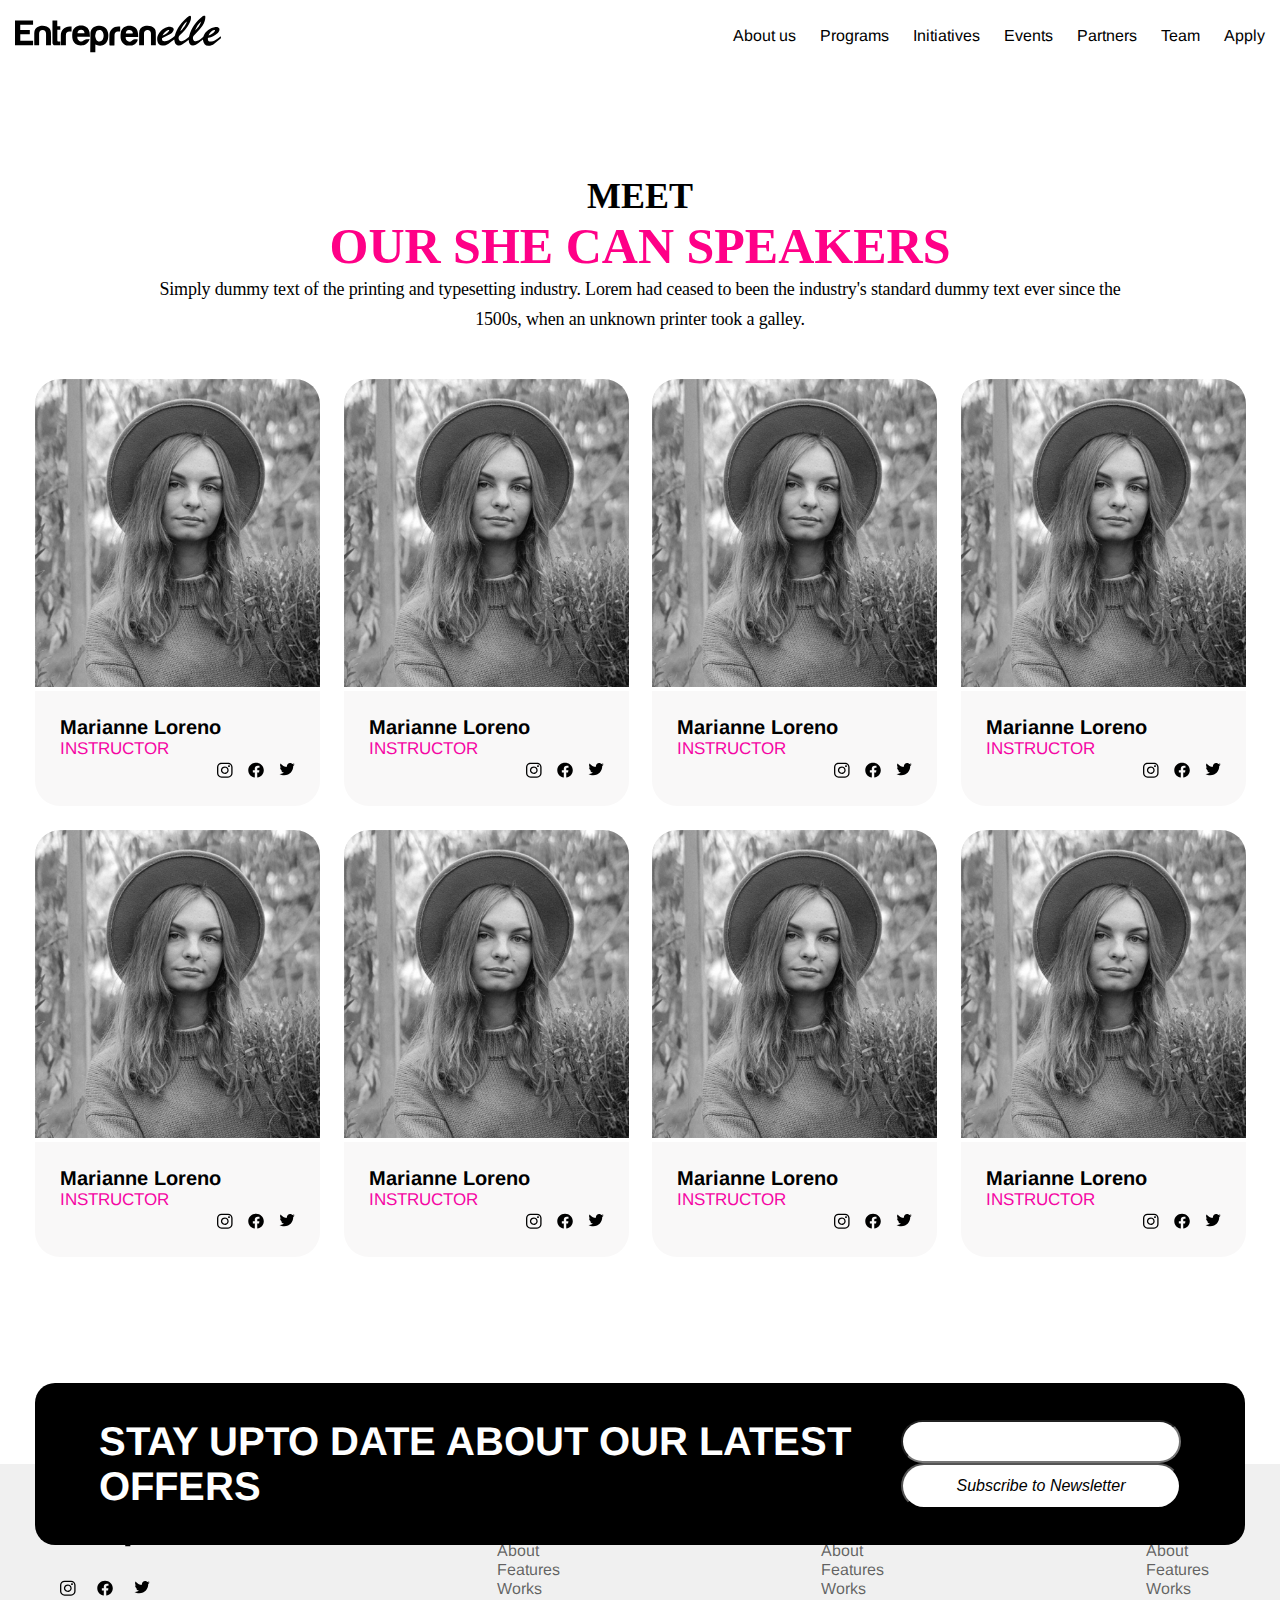
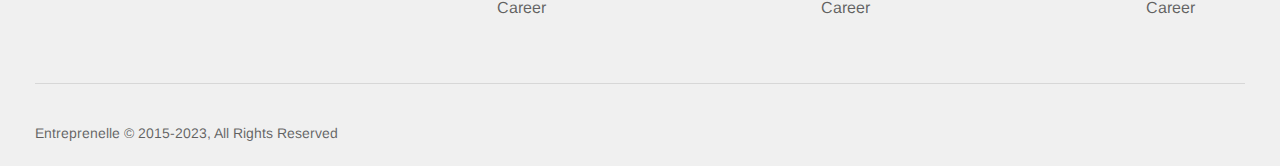
<file: speakers.html>
<!DOCTYPE html>
<html lang="en">
  <head>
    <meta charset="UTF-8" />
    <meta name="viewport" content="width=device-width, initial-scale=1.0" />
    <link rel="stylesheet" href="assets/css/style.css" />
    <link rel="stylesheet" href="assets/vendor/glide/glide.core.css" />
    <link rel="stylesheet" href="assets/vendor/glide/glide.theme.css" />
    <title>Document</title>
  </head>
  <body>
    <header>
      <div class="container">
        <nav>
          <a href="index.html">
            <svg
              xmlns="http://www.w3.org/2000/svg"
              width="206"
              height="38"
              viewBox="0 0 206 38"
              fill="none"
            >
              <g clip-path="url(#clip0_1_21)">
                <path
                  d="M205.539 21.3084C204.58 22.0687 203.731 22.8229 202.802 23.4737C200.782 24.8849 198.755 26.3082 196.182 26.5454C193.585 26.7826 192.578 25.7364 192.93 23.054C193.124 22.9871 193.336 22.902 193.561 22.8472C196.783 22.0869 199.617 20.542 202.189 18.5043C202.79 18.0299 203.379 17.446 203.749 16.789C204.392 15.6455 204.865 14.3378 204.034 13.1213C203.215 11.9169 201.801 11.7649 200.533 11.9778C194.956 12.9266 190.763 15.7793 188.482 21.1259C188.361 21.4118 188.282 21.7706 188.069 21.9531C186.115 23.6501 184.137 25.3289 181.564 26.0345C179.92 26.4846 179.071 26.2048 178.409 25.0613C177.614 23.6745 177.778 21.6186 178.7 20.6636C180.575 18.7172 182.493 16.8012 184.265 14.7696C186.528 12.1663 188.755 9.4961 189.726 6.07772C190.084 4.81255 190.29 3.46831 190.333 2.15449C190.393 0.457464 189.556 0.0681826 188.1 0.974479C187.736 1.19953 187.39 1.46108 187.05 1.72871C180.757 6.78329 176.346 13.097 174.204 20.9373C174.113 21.2658 174.028 21.6733 173.791 21.8801C171.741 23.7231 169.556 25.3715 166.85 26.1379C165.927 26.3994 165.072 26.2839 164.404 25.4749C163.154 23.9421 163.312 21.5334 164.756 20.1892C168.415 16.783 171.783 13.1334 174.143 8.66887C175.211 6.64339 176.073 4.54492 176.018 2.19098C175.988 0.822416 175.363 0.378391 174.125 0.980561C173.367 1.34551 172.705 1.93552 172.056 2.49511C166.279 7.43412 161.856 13.2916 159.799 20.7427C159.738 20.9556 159.611 21.1928 159.447 21.3205C157.002 23.2183 154.605 25.2377 151.546 26.0406C150.545 26.3021 149.386 26.2109 148.349 26.0223C147.256 25.8216 146.983 24.7997 146.965 23.8204C146.947 22.9202 147.748 22.7925 148.385 22.4945C150.715 21.4057 153.106 20.4081 155.309 19.1065C156.431 18.4435 157.402 17.3061 158.1 16.1747C159.55 13.8086 158.47 11.9838 155.709 11.8804C150.788 11.6919 147.184 14.1431 144.356 17.8657C142.281 20.5967 141.631 23.7414 142.651 27.105C143.312 29.2826 144.914 30.4504 147.178 30.5234C149.52 30.5964 151.68 29.9942 153.585 28.6256C155.509 27.2449 157.39 25.7912 159.222 24.4226C159.423 25.4262 159.55 26.5515 159.878 27.6099C160.485 29.5867 161.898 30.6025 163.949 30.4017C165.048 30.2983 166.255 30.0368 167.153 29.4529C169.423 27.9687 171.546 26.2656 173.694 24.672C173.694 24.7024 173.713 24.9579 173.719 25.2194C173.864 29.7144 176.807 31.7338 180.842 29.7752C182.978 28.7412 184.78 26.9894 186.716 25.5479C187.104 25.2559 187.444 24.891 187.875 24.5017C188.67 30.3592 191.868 32.1657 197.177 29.9151C197.681 29.7022 198.215 29.5015 198.64 29.1731C200.885 27.4213 203.1 25.6209 205.339 23.8569C206.352 23.0601 206.03 22.2329 205.539 21.3023V21.3084ZM198.919 15.1285C199.265 14.9947 199.701 15.0859 200.102 15.0677C199.981 15.4448 199.95 15.8949 199.726 16.193C198.209 18.2124 196.176 19.5018 193.555 20.4264C194.799 17.8231 196.486 16.0713 198.925 15.1224L198.919 15.1285ZM186.237 6.54607C185.035 10.1287 182.96 13.1152 180.06 15.5482C181.613 12.2028 183.075 8.79052 186.237 6.54607ZM171.722 6.60081C171.807 8.4499 167.584 14.6845 165.242 16.0713C166.947 12.4461 168.688 9.12506 171.722 6.60081ZM153.082 14.9704C153.415 14.8366 153.846 14.9582 154.235 14.9643C154.137 15.3049 154.137 15.7124 153.937 15.9801C152.347 18.115 150.163 19.4045 147.457 20.4933C148.834 17.8109 150.563 15.9679 153.082 14.9704Z"
                  fill="black"
                />
                <path
                  d="M5.29123 25.6572V19.3375H14.8057V15.0858H5.24269V9.69057H18.0642V5.48755H0V30.2738H18.0885V25.6572H5.29123Z"
                  fill="black"
                />
                <path
                  d="M81.7895 11.1018C77.6269 12.0629 75.491 14.7757 75.4546 19.07C75.4121 24.1671 75.3272 29.2643 75.2665 34.3614C75.2544 35.4076 75.2665 36.4538 75.2665 37.5H80.3454V29.5927C80.8854 29.7874 81.2434 29.9212 81.6075 30.0489C86.9291 31.9527 91.4072 29.69 92.8878 24.2401C93.2518 22.9019 93.3611 21.4543 93.3246 20.0614C93.1669 13.3098 88.3307 9.59338 81.7835 11.1018H81.7895ZM87.7179 24.526C86.2373 27.178 82.5359 27.1597 81.1524 24.4591C80.5881 23.352 80.4485 22.0261 80.1391 20.8765C80.4424 19.5566 80.6002 18.3887 80.9886 17.2999C81.5347 15.7854 82.7786 15.0372 84.3563 15.0068C85.8732 14.9825 87.0747 15.6333 87.7422 17.087C88.8829 19.5687 89.0771 22.0869 87.7179 24.526Z"
                  fill="black"
                />
                <path
                  d="M116.868 21.9653H123.197C123.142 20.7853 123.161 19.733 123.039 18.699C122.505 14.2405 120.703 11.9778 116.977 11.0046C111.923 9.67861 107.111 12.0508 105.946 16.7039C105.473 18.6017 105.497 20.6758 105.6 22.6587C105.788 26.3812 108.986 31.0526 114.107 30.5417C114.769 30.4748 115.436 30.5417 116.104 30.5295C119.016 30.4504 122.487 27.2997 122.827 24.3983C120.746 24.447 118.658 23.9056 116.862 25.7973C115.782 26.9408 114.022 26.9651 112.59 26.0893C111.146 25.2073 110.582 23.7901 110.703 21.9775H116.862L116.868 21.9653ZM113.822 14.9157C116.025 14.7393 117.615 15.828 117.839 17.7319C117.869 17.9934 117.499 18.5408 117.293 18.553C115.503 18.6199 113.707 18.5956 111.917 18.5956C111.571 18.5956 111.225 18.5652 110.825 18.5408C110.764 16.4728 111.984 15.0677 113.828 14.9217L113.822 14.9157Z"
                  fill="black"
                />
                <path
                  d="M74.5324 17.3C73.962 13.8756 72.0324 11.6676 68.604 10.8039C63.3492 9.48398 58.4281 12.1177 57.4815 17.0141C57.1296 18.8328 57.1417 20.7792 57.3238 22.6344C57.6696 26.144 59.4415 28.869 62.8516 29.976C64.496 30.5113 66.4135 30.4322 68.1793 30.2862C71.1101 30.0429 74.2229 26.9043 74.5203 24.1185C72.445 24.2645 70.3455 23.6988 68.5615 25.6027C67.4875 26.7523 65.7218 26.7644 64.2837 25.9129C62.8152 25.0431 62.3359 23.5772 62.2995 21.8011H74.9511C74.8054 20.1771 74.7751 18.7233 74.5385 17.3H74.5324ZM69.4839 18.3706H62.524C62.3783 16.1018 63.8407 14.6541 66.1526 14.6785C68.2642 14.6967 69.6841 16.2417 69.4839 18.3706Z"
                  fill="black"
                />
                <path
                  d="M31.5897 11.4425C29.2596 10.5301 26.8567 10.4693 24.4477 11.1384C20.9344 12.1176 19.2596 14.356 19.2596 17.9994C19.2596 21.6855 19.2596 25.3775 19.2596 29.0636C19.2596 29.4772 19.2961 29.8847 19.3143 30.274H24.114C24.114 29.763 24.114 29.3434 24.114 28.9237C24.114 25.5479 24.114 22.1721 24.114 18.7963C24.114 16.3085 25.3154 14.9886 27.5545 14.9703C29.7207 14.9521 31.0436 16.3876 31.0436 18.7719C31.0436 22.1842 31.0436 25.6026 31.0436 29.0149V30.3044H35.8494C35.8979 30.1402 35.9646 30.0307 35.9646 29.9212C35.9646 25.7607 36.0678 21.6003 35.9343 17.4459C35.8433 14.5628 34.2899 12.5008 31.5836 11.4425H31.5897Z"
                  fill="black"
                />
                <path
                  d="M136.182 11.3513C134.022 10.591 131.813 10.5241 129.599 11.1019C125.909 12.0629 124.138 14.3561 124.138 18.1333C124.138 21.6247 124.138 25.1221 124.138 28.6135V30.2984H129.034V28.9724C129.034 25.4384 129.022 21.9106 129.034 18.3766C129.04 16.7039 129.805 15.6699 131.304 15.1954C133.798 14.4047 135.934 15.9254 135.952 18.5591C135.982 22.014 135.958 25.4688 135.958 28.9176V30.3166H140.83C140.83 25.8703 140.94 21.5578 140.794 17.2574C140.691 14.2952 138.962 12.3306 136.182 11.3513Z"
                  fill="black"
                />
                <path
                  d="M43.9499 26.6C42.4997 26.5757 42.3298 26.4054 42.3298 24.976C42.3298 23.2911 42.3298 21.6002 42.3298 19.9153V14.6661H45.3273V11.1443H42.2752V5.49365H37.5907C37.5179 5.6518 37.4633 5.72479 37.4633 5.79778C37.4512 13.0907 37.4269 20.3898 37.4633 27.6827C37.4694 29.0878 38.4463 30.2313 39.7024 30.3043C41.5592 30.4077 43.4281 30.3286 45.3334 30.3286V26.6C44.8116 26.6 44.3868 26.6061 43.956 26.6H43.9499Z"
                  fill="black"
                />
                <path
                  d="M103.264 11.4485C98.537 11.4485 94.7991 14.727 94.4775 19.4592C94.247 22.8532 94.3805 26.2777 94.3987 29.6839C94.3987 29.9394 94.7809 30.3955 95.0055 30.4077C96.4375 30.4746 97.8756 30.4442 99.3622 30.4442C99.4047 30.1097 99.4593 29.8846 99.4654 29.6596C99.4957 26.4054 99.5079 23.1513 99.5443 19.8971C99.5685 17.8534 100.782 16.6186 102.821 16.5517C103.592 16.5274 104.368 16.5517 105.181 16.5517V11.4485C104.496 11.4485 103.877 11.4485 103.264 11.4485Z"
                  fill="black"
                />
                <path
                  d="M54.6416 11.406C49.5931 11.406 45.831 15.1528 45.8189 20.2196C45.8128 23.1939 45.8189 26.1744 45.8189 29.1487V30.2558H50.9098C50.9098 26.7765 50.8977 23.4129 50.9098 20.0493C50.922 17.7257 52.1356 16.5214 54.4596 16.4788C55.1453 16.4667 55.8309 16.4788 56.5652 16.4788V11.4121C55.8673 11.4121 55.2545 11.4121 54.6356 11.4121L54.6416 11.406Z"
                  fill="black"
                />
              </g>
              <defs>
                <clipPath id="clip0_1_21">
                  <rect
                    width="206"
                    height="37"
                    fill="white"
                    transform="translate(0 0.5)"
                  />
                </clipPath>
              </defs>
            </svg>
          </a>
          <ul>
            <li><a href="about.html">About us</a></li>
            <li><a href="">Programs</a></li>
            <li><a href="">Initiatives</a></li>
            <li><a href="">Events</a></li>
            <li><a href="">Partners</a></li>
            <li><a href="">Team</a></li>
            <li><a href="">Apply</a></li>
          </ul>
          <div class="hamburger">
            <button>
              <div class="bar"></div>
            </button>
          </div>
        </nav>
      </div>
    </header>

    <main>

      <div class="container">
        <section class="partners" style="    margin-top: 175px;">
          <h2 style="text-align: center;
    color: #000;
    font-family: Roboto;
    font-size: 36px;
    font-style: normal;
    font-weight: 700;
    line-height: normal;">MEET <span style="    display: block;
    color: #FF0087;
    font-family: Roboto;
    font-size: 50px;
    font-style: normal;
    font-weight: 800;
    line-height: normal;">OUR SHE CAN SPEAKERS</span></h2>
          <p style="    color: #000;
    margin: auto;
    text-align: center;
    font-family: Roboto;
    font-size: 18px;
    font-style: normal;
    font-weight: 400;
    line-height: 165.4%;
    width: 80%;
    text-align: center;
    margin-bottom: 45px;">Simply dummy text of the printing and typesetting industry. Lorem had ceased to been the industry's standard dummy text ever since the 1500s, when an unknown printer took a galley.</p>
          <div class="event-speakers">
            <div class="team-card">
              <img src="assets/images/team/Photo (2).jpg" alt="" />
              <div class="team-card-content">
                <h3>Marianne Loreno</h3>
                <h4>INSTRUCTOR</h4>
                <div class="team-social">
                  <svg
                    xmlns="http://www.w3.org/2000/svg"
                    width="16"
                    height="22"
                    viewBox="0 0 23 22"
                    fill="none"
                  >
                    <path
                      d="M15.8587 2.28838C17.0915 2.29192 18.2728 2.76508 19.1445 3.60451C20.0162 4.44395 20.5076 5.58145 20.5112 6.76858V15.728C20.5076 16.9152 20.0162 18.0527 19.1445 18.8921C18.2728 19.7315 17.0915 20.2047 15.8587 20.2082H6.55467C5.32188 20.2047 4.14063 19.7315 3.26891 18.8921C2.39719 18.0527 1.90583 16.9152 1.90215 15.728V6.76858C1.90583 5.58145 2.39719 4.44395 3.26891 3.60451C4.14063 2.76508 5.32188 2.29192 6.55467 2.28838H15.8587ZM15.8587 0.496582H6.55467C2.97232 0.496582 0.0414429 3.31891 0.0414429 6.76858V15.728C0.0414429 19.1777 2.97232 22 6.55467 22H15.8587C19.4411 22 22.3719 19.1777 22.3719 15.728V6.76858C22.3719 3.31891 19.4411 0.496582 15.8587 0.496582Z"
                      fill="black"
                    />
                    <path
                      d="M17.2545 6.76923C16.9785 6.76923 16.7086 6.69041 16.4791 6.54273C16.2496 6.39506 16.0707 6.18516 15.9651 5.93958C15.8595 5.694 15.8318 5.42377 15.8857 5.16307C15.9395 4.90237 16.0724 4.66289 16.2676 4.47494C16.4628 4.28698 16.7115 4.15898 16.9822 4.10712C17.253 4.05527 17.5336 4.08188 17.7886 4.1836C18.0436 4.28532 18.2616 4.45758 18.415 4.6786C18.5683 4.89961 18.6502 5.15945 18.6502 5.42526C18.6506 5.60186 18.6147 5.7768 18.5447 5.94003C18.4747 6.10326 18.3719 6.25156 18.2423 6.37644C18.1126 6.50131 17.9586 6.60029 17.7891 6.6677C17.6196 6.73511 17.4379 6.76961 17.2545 6.76923ZM11.2068 7.66489C11.943 7.66489 12.6626 7.87509 13.2746 8.26891C13.8867 8.66273 14.3637 9.22249 14.6454 9.87739C14.9271 10.5323 15.0008 11.2529 14.8572 11.9482C14.7136 12.6434 14.3591 13.282 13.8386 13.7833C13.3181 14.2845 12.6549 14.6259 11.9329 14.7642C11.211 14.9024 10.4626 14.8315 9.78252 14.5602C9.10243 14.2889 8.52114 13.8296 8.11217 13.2402C7.7032 12.6508 7.48492 11.9578 7.48492 11.249C7.48597 10.2987 7.87844 9.38768 8.57621 8.71576C9.27397 8.04384 10.22 7.6659 11.2068 7.66489ZM11.2068 5.87309C10.1027 5.87309 9.02335 6.18838 8.10529 6.77909C7.18724 7.3698 6.4717 8.20939 6.04916 9.1917C5.62663 10.174 5.51607 11.2549 5.73148 12.2977C5.94688 13.3406 6.47858 14.2984 7.25932 15.0503C8.04007 15.8021 9.03479 16.3141 10.1177 16.5215C11.2006 16.729 12.3231 16.6225 13.3432 16.2156C14.3633 15.8087 15.2352 15.1197 15.8486 14.2356C16.462 13.3516 16.7895 12.3122 16.7895 11.249C16.7895 9.82319 16.2013 8.45582 15.1543 7.44765C14.1074 6.43948 12.6874 5.87309 11.2068 5.87309Z"
                      fill="black"
                    />
                  </svg>
                  <svg
                    xmlns="http://www.w3.org/2000/svg"
                    width="16"
                    height="22"
                    viewBox="0 0 23 22"
                    fill="none"
                  >
                    <path
                      fill-rule="evenodd"
                      clip-rule="evenodd"
                      d="M22.7024 11.3129C22.7024 5.37543 17.703 0.561157 11.5372 0.561157C5.37139 0.561157 0.371948 5.37543 0.371948 11.3129C0.371948 16.6791 4.45424 21.1272 9.79263 21.9345V14.4218H6.95695V11.3129H9.79263V8.94414C9.79263 6.24997 11.4599 4.76057 14.01 4.76057C15.2317 4.76057 16.5097 4.9708 16.5097 4.9708V7.61698H15.1011C13.7149 7.61698 13.2813 8.44544 13.2813 9.29693V11.3129H16.3776L15.8832 14.4218H13.2818V21.9355C18.6202 21.1286 22.7024 16.6806 22.7024 11.3129Z"
                      fill="black"
                    />
                  </svg>
                  <svg
                    xmlns="http://www.w3.org/2000/svg"
                    width="16"
                    height="20"
                    viewBox="0 0 25 20"
                    fill="none"
                  >
                    <path
                      d="M24.628 2.94599C23.7305 3.33595 22.7809 3.59287 21.8093 3.70862C22.8304 3.11067 23.5984 2.16072 23.969 1.03693C23.0036 1.60147 21.9491 1.99758 20.8507 2.20829C20.3882 1.72356 19.832 1.33795 19.2158 1.07489C18.5996 0.811824 17.9364 0.67681 17.2664 0.678048C14.5538 0.678048 12.3587 2.84131 12.3587 5.50802C12.3568 5.87894 12.3993 6.24877 12.4853 6.60959C10.5402 6.5184 8.63553 6.02221 6.89318 5.15275C5.15083 4.28329 3.60915 3.05972 2.36677 1.5603C1.93092 2.29508 1.70041 3.13343 1.69935 3.98775C1.69935 5.66253 2.57313 7.14293 3.89253 8.01023C3.11082 7.99168 2.34514 7.78478 1.66047 7.4071V7.46692C1.66047 9.80963 3.3552 11.7586 5.59822 12.2022C5.17642 12.3146 4.74177 12.3716 4.30524 12.3717C3.99549 12.3722 3.68645 12.3421 3.38261 12.2819C4.00617 14.201 5.82102 15.5966 7.97083 15.6365C6.22396 16.9828 4.07925 17.7104 1.87381 17.7051C1.48234 17.7045 1.09123 17.6812 0.702454 17.6353C2.94606 19.0679 5.55408 19.8257 8.21607 19.8185C17.2559 19.8185 22.1946 12.4564 22.1946 6.07126C22.1946 5.86191 22.1891 5.65257 22.1791 5.4482C23.1377 4.76635 23.967 3.91902 24.628 2.94599Z"
                      fill="black"
                    />
                  </svg>
                </div>
              </div>
            </div>
            <div class="team-card">
              <img src="assets/images/team/Photo (2).jpg" alt="" />
              <div class="team-card-content">
                <h3>Marianne Loreno</h3>
                <h4>INSTRUCTOR</h4>
                <div class="team-social">
                  <svg
                    xmlns="http://www.w3.org/2000/svg"
                    width="16"
                    height="22"
                    viewBox="0 0 23 22"
                    fill="none"
                  >
                    <path
                      d="M15.8587 2.28838C17.0915 2.29192 18.2728 2.76508 19.1445 3.60451C20.0162 4.44395 20.5076 5.58145 20.5112 6.76858V15.728C20.5076 16.9152 20.0162 18.0527 19.1445 18.8921C18.2728 19.7315 17.0915 20.2047 15.8587 20.2082H6.55467C5.32188 20.2047 4.14063 19.7315 3.26891 18.8921C2.39719 18.0527 1.90583 16.9152 1.90215 15.728V6.76858C1.90583 5.58145 2.39719 4.44395 3.26891 3.60451C4.14063 2.76508 5.32188 2.29192 6.55467 2.28838H15.8587ZM15.8587 0.496582H6.55467C2.97232 0.496582 0.0414429 3.31891 0.0414429 6.76858V15.728C0.0414429 19.1777 2.97232 22 6.55467 22H15.8587C19.4411 22 22.3719 19.1777 22.3719 15.728V6.76858C22.3719 3.31891 19.4411 0.496582 15.8587 0.496582Z"
                      fill="black"
                    />
                    <path
                      d="M17.2545 6.76923C16.9785 6.76923 16.7086 6.69041 16.4791 6.54273C16.2496 6.39506 16.0707 6.18516 15.9651 5.93958C15.8595 5.694 15.8318 5.42377 15.8857 5.16307C15.9395 4.90237 16.0724 4.66289 16.2676 4.47494C16.4628 4.28698 16.7115 4.15898 16.9822 4.10712C17.253 4.05527 17.5336 4.08188 17.7886 4.1836C18.0436 4.28532 18.2616 4.45758 18.415 4.6786C18.5683 4.89961 18.6502 5.15945 18.6502 5.42526C18.6506 5.60186 18.6147 5.7768 18.5447 5.94003C18.4747 6.10326 18.3719 6.25156 18.2423 6.37644C18.1126 6.50131 17.9586 6.60029 17.7891 6.6677C17.6196 6.73511 17.4379 6.76961 17.2545 6.76923ZM11.2068 7.66489C11.943 7.66489 12.6626 7.87509 13.2746 8.26891C13.8867 8.66273 14.3637 9.22249 14.6454 9.87739C14.9271 10.5323 15.0008 11.2529 14.8572 11.9482C14.7136 12.6434 14.3591 13.282 13.8386 13.7833C13.3181 14.2845 12.6549 14.6259 11.9329 14.7642C11.211 14.9024 10.4626 14.8315 9.78252 14.5602C9.10243 14.2889 8.52114 13.8296 8.11217 13.2402C7.7032 12.6508 7.48492 11.9578 7.48492 11.249C7.48597 10.2987 7.87844 9.38768 8.57621 8.71576C9.27397 8.04384 10.22 7.6659 11.2068 7.66489ZM11.2068 5.87309C10.1027 5.87309 9.02335 6.18838 8.10529 6.77909C7.18724 7.3698 6.4717 8.20939 6.04916 9.1917C5.62663 10.174 5.51607 11.2549 5.73148 12.2977C5.94688 13.3406 6.47858 14.2984 7.25932 15.0503C8.04007 15.8021 9.03479 16.3141 10.1177 16.5215C11.2006 16.729 12.3231 16.6225 13.3432 16.2156C14.3633 15.8087 15.2352 15.1197 15.8486 14.2356C16.462 13.3516 16.7895 12.3122 16.7895 11.249C16.7895 9.82319 16.2013 8.45582 15.1543 7.44765C14.1074 6.43948 12.6874 5.87309 11.2068 5.87309Z"
                      fill="black"
                    />
                  </svg>
                  <svg
                    xmlns="http://www.w3.org/2000/svg"
                    width="16"
                    height="22"
                    viewBox="0 0 23 22"
                    fill="none"
                  >
                    <path
                      fill-rule="evenodd"
                      clip-rule="evenodd"
                      d="M22.7024 11.3129C22.7024 5.37543 17.703 0.561157 11.5372 0.561157C5.37139 0.561157 0.371948 5.37543 0.371948 11.3129C0.371948 16.6791 4.45424 21.1272 9.79263 21.9345V14.4218H6.95695V11.3129H9.79263V8.94414C9.79263 6.24997 11.4599 4.76057 14.01 4.76057C15.2317 4.76057 16.5097 4.9708 16.5097 4.9708V7.61698H15.1011C13.7149 7.61698 13.2813 8.44544 13.2813 9.29693V11.3129H16.3776L15.8832 14.4218H13.2818V21.9355C18.6202 21.1286 22.7024 16.6806 22.7024 11.3129Z"
                      fill="black"
                    />
                  </svg>
                  <svg
                    xmlns="http://www.w3.org/2000/svg"
                    width="16"
                    height="20"
                    viewBox="0 0 25 20"
                    fill="none"
                  >
                    <path
                      d="M24.628 2.94599C23.7305 3.33595 22.7809 3.59287 21.8093 3.70862C22.8304 3.11067 23.5984 2.16072 23.969 1.03693C23.0036 1.60147 21.9491 1.99758 20.8507 2.20829C20.3882 1.72356 19.832 1.33795 19.2158 1.07489C18.5996 0.811824 17.9364 0.67681 17.2664 0.678048C14.5538 0.678048 12.3587 2.84131 12.3587 5.50802C12.3568 5.87894 12.3993 6.24877 12.4853 6.60959C10.5402 6.5184 8.63553 6.02221 6.89318 5.15275C5.15083 4.28329 3.60915 3.05972 2.36677 1.5603C1.93092 2.29508 1.70041 3.13343 1.69935 3.98775C1.69935 5.66253 2.57313 7.14293 3.89253 8.01023C3.11082 7.99168 2.34514 7.78478 1.66047 7.4071V7.46692C1.66047 9.80963 3.3552 11.7586 5.59822 12.2022C5.17642 12.3146 4.74177 12.3716 4.30524 12.3717C3.99549 12.3722 3.68645 12.3421 3.38261 12.2819C4.00617 14.201 5.82102 15.5966 7.97083 15.6365C6.22396 16.9828 4.07925 17.7104 1.87381 17.7051C1.48234 17.7045 1.09123 17.6812 0.702454 17.6353C2.94606 19.0679 5.55408 19.8257 8.21607 19.8185C17.2559 19.8185 22.1946 12.4564 22.1946 6.07126C22.1946 5.86191 22.1891 5.65257 22.1791 5.4482C23.1377 4.76635 23.967 3.91902 24.628 2.94599Z"
                      fill="black"
                    />
                  </svg>
                </div>
              </div>
            </div>
            <div class="team-card">
              <img src="assets/images/team/Photo (2).jpg" alt="" />
              <div class="team-card-content">
                <h3>Marianne Loreno</h3>
                <h4>INSTRUCTOR</h4>
                <div class="team-social">
                  <svg
                    xmlns="http://www.w3.org/2000/svg"
                    width="16"
                    height="22"
                    viewBox="0 0 23 22"
                    fill="none"
                  >
                    <path
                      d="M15.8587 2.28838C17.0915 2.29192 18.2728 2.76508 19.1445 3.60451C20.0162 4.44395 20.5076 5.58145 20.5112 6.76858V15.728C20.5076 16.9152 20.0162 18.0527 19.1445 18.8921C18.2728 19.7315 17.0915 20.2047 15.8587 20.2082H6.55467C5.32188 20.2047 4.14063 19.7315 3.26891 18.8921C2.39719 18.0527 1.90583 16.9152 1.90215 15.728V6.76858C1.90583 5.58145 2.39719 4.44395 3.26891 3.60451C4.14063 2.76508 5.32188 2.29192 6.55467 2.28838H15.8587ZM15.8587 0.496582H6.55467C2.97232 0.496582 0.0414429 3.31891 0.0414429 6.76858V15.728C0.0414429 19.1777 2.97232 22 6.55467 22H15.8587C19.4411 22 22.3719 19.1777 22.3719 15.728V6.76858C22.3719 3.31891 19.4411 0.496582 15.8587 0.496582Z"
                      fill="black"
                    />
                    <path
                      d="M17.2545 6.76923C16.9785 6.76923 16.7086 6.69041 16.4791 6.54273C16.2496 6.39506 16.0707 6.18516 15.9651 5.93958C15.8595 5.694 15.8318 5.42377 15.8857 5.16307C15.9395 4.90237 16.0724 4.66289 16.2676 4.47494C16.4628 4.28698 16.7115 4.15898 16.9822 4.10712C17.253 4.05527 17.5336 4.08188 17.7886 4.1836C18.0436 4.28532 18.2616 4.45758 18.415 4.6786C18.5683 4.89961 18.6502 5.15945 18.6502 5.42526C18.6506 5.60186 18.6147 5.7768 18.5447 5.94003C18.4747 6.10326 18.3719 6.25156 18.2423 6.37644C18.1126 6.50131 17.9586 6.60029 17.7891 6.6677C17.6196 6.73511 17.4379 6.76961 17.2545 6.76923ZM11.2068 7.66489C11.943 7.66489 12.6626 7.87509 13.2746 8.26891C13.8867 8.66273 14.3637 9.22249 14.6454 9.87739C14.9271 10.5323 15.0008 11.2529 14.8572 11.9482C14.7136 12.6434 14.3591 13.282 13.8386 13.7833C13.3181 14.2845 12.6549 14.6259 11.9329 14.7642C11.211 14.9024 10.4626 14.8315 9.78252 14.5602C9.10243 14.2889 8.52114 13.8296 8.11217 13.2402C7.7032 12.6508 7.48492 11.9578 7.48492 11.249C7.48597 10.2987 7.87844 9.38768 8.57621 8.71576C9.27397 8.04384 10.22 7.6659 11.2068 7.66489ZM11.2068 5.87309C10.1027 5.87309 9.02335 6.18838 8.10529 6.77909C7.18724 7.3698 6.4717 8.20939 6.04916 9.1917C5.62663 10.174 5.51607 11.2549 5.73148 12.2977C5.94688 13.3406 6.47858 14.2984 7.25932 15.0503C8.04007 15.8021 9.03479 16.3141 10.1177 16.5215C11.2006 16.729 12.3231 16.6225 13.3432 16.2156C14.3633 15.8087 15.2352 15.1197 15.8486 14.2356C16.462 13.3516 16.7895 12.3122 16.7895 11.249C16.7895 9.82319 16.2013 8.45582 15.1543 7.44765C14.1074 6.43948 12.6874 5.87309 11.2068 5.87309Z"
                      fill="black"
                    />
                  </svg>
                  <svg
                    xmlns="http://www.w3.org/2000/svg"
                    width="16"
                    height="22"
                    viewBox="0 0 23 22"
                    fill="none"
                  >
                    <path
                      fill-rule="evenodd"
                      clip-rule="evenodd"
                      d="M22.7024 11.3129C22.7024 5.37543 17.703 0.561157 11.5372 0.561157C5.37139 0.561157 0.371948 5.37543 0.371948 11.3129C0.371948 16.6791 4.45424 21.1272 9.79263 21.9345V14.4218H6.95695V11.3129H9.79263V8.94414C9.79263 6.24997 11.4599 4.76057 14.01 4.76057C15.2317 4.76057 16.5097 4.9708 16.5097 4.9708V7.61698H15.1011C13.7149 7.61698 13.2813 8.44544 13.2813 9.29693V11.3129H16.3776L15.8832 14.4218H13.2818V21.9355C18.6202 21.1286 22.7024 16.6806 22.7024 11.3129Z"
                      fill="black"
                    />
                  </svg>
                  <svg
                    xmlns="http://www.w3.org/2000/svg"
                    width="16"
                    height="20"
                    viewBox="0 0 25 20"
                    fill="none"
                  >
                    <path
                      d="M24.628 2.94599C23.7305 3.33595 22.7809 3.59287 21.8093 3.70862C22.8304 3.11067 23.5984 2.16072 23.969 1.03693C23.0036 1.60147 21.9491 1.99758 20.8507 2.20829C20.3882 1.72356 19.832 1.33795 19.2158 1.07489C18.5996 0.811824 17.9364 0.67681 17.2664 0.678048C14.5538 0.678048 12.3587 2.84131 12.3587 5.50802C12.3568 5.87894 12.3993 6.24877 12.4853 6.60959C10.5402 6.5184 8.63553 6.02221 6.89318 5.15275C5.15083 4.28329 3.60915 3.05972 2.36677 1.5603C1.93092 2.29508 1.70041 3.13343 1.69935 3.98775C1.69935 5.66253 2.57313 7.14293 3.89253 8.01023C3.11082 7.99168 2.34514 7.78478 1.66047 7.4071V7.46692C1.66047 9.80963 3.3552 11.7586 5.59822 12.2022C5.17642 12.3146 4.74177 12.3716 4.30524 12.3717C3.99549 12.3722 3.68645 12.3421 3.38261 12.2819C4.00617 14.201 5.82102 15.5966 7.97083 15.6365C6.22396 16.9828 4.07925 17.7104 1.87381 17.7051C1.48234 17.7045 1.09123 17.6812 0.702454 17.6353C2.94606 19.0679 5.55408 19.8257 8.21607 19.8185C17.2559 19.8185 22.1946 12.4564 22.1946 6.07126C22.1946 5.86191 22.1891 5.65257 22.1791 5.4482C23.1377 4.76635 23.967 3.91902 24.628 2.94599Z"
                      fill="black"
                    />
                  </svg>
                </div>
              </div>
            </div>
            <div class="team-card">
              <img src="assets/images/team/Photo (2).jpg" alt="" />
              <div class="team-card-content">
                <h3>Marianne Loreno</h3>
                <h4>INSTRUCTOR</h4>
                <div class="team-social">
                  <svg
                    xmlns="http://www.w3.org/2000/svg"
                    width="16"
                    height="22"
                    viewBox="0 0 23 22"
                    fill="none"
                  >
                    <path
                      d="M15.8587 2.28838C17.0915 2.29192 18.2728 2.76508 19.1445 3.60451C20.0162 4.44395 20.5076 5.58145 20.5112 6.76858V15.728C20.5076 16.9152 20.0162 18.0527 19.1445 18.8921C18.2728 19.7315 17.0915 20.2047 15.8587 20.2082H6.55467C5.32188 20.2047 4.14063 19.7315 3.26891 18.8921C2.39719 18.0527 1.90583 16.9152 1.90215 15.728V6.76858C1.90583 5.58145 2.39719 4.44395 3.26891 3.60451C4.14063 2.76508 5.32188 2.29192 6.55467 2.28838H15.8587ZM15.8587 0.496582H6.55467C2.97232 0.496582 0.0414429 3.31891 0.0414429 6.76858V15.728C0.0414429 19.1777 2.97232 22 6.55467 22H15.8587C19.4411 22 22.3719 19.1777 22.3719 15.728V6.76858C22.3719 3.31891 19.4411 0.496582 15.8587 0.496582Z"
                      fill="black"
                    />
                    <path
                      d="M17.2545 6.76923C16.9785 6.76923 16.7086 6.69041 16.4791 6.54273C16.2496 6.39506 16.0707 6.18516 15.9651 5.93958C15.8595 5.694 15.8318 5.42377 15.8857 5.16307C15.9395 4.90237 16.0724 4.66289 16.2676 4.47494C16.4628 4.28698 16.7115 4.15898 16.9822 4.10712C17.253 4.05527 17.5336 4.08188 17.7886 4.1836C18.0436 4.28532 18.2616 4.45758 18.415 4.6786C18.5683 4.89961 18.6502 5.15945 18.6502 5.42526C18.6506 5.60186 18.6147 5.7768 18.5447 5.94003C18.4747 6.10326 18.3719 6.25156 18.2423 6.37644C18.1126 6.50131 17.9586 6.60029 17.7891 6.6677C17.6196 6.73511 17.4379 6.76961 17.2545 6.76923ZM11.2068 7.66489C11.943 7.66489 12.6626 7.87509 13.2746 8.26891C13.8867 8.66273 14.3637 9.22249 14.6454 9.87739C14.9271 10.5323 15.0008 11.2529 14.8572 11.9482C14.7136 12.6434 14.3591 13.282 13.8386 13.7833C13.3181 14.2845 12.6549 14.6259 11.9329 14.7642C11.211 14.9024 10.4626 14.8315 9.78252 14.5602C9.10243 14.2889 8.52114 13.8296 8.11217 13.2402C7.7032 12.6508 7.48492 11.9578 7.48492 11.249C7.48597 10.2987 7.87844 9.38768 8.57621 8.71576C9.27397 8.04384 10.22 7.6659 11.2068 7.66489ZM11.2068 5.87309C10.1027 5.87309 9.02335 6.18838 8.10529 6.77909C7.18724 7.3698 6.4717 8.20939 6.04916 9.1917C5.62663 10.174 5.51607 11.2549 5.73148 12.2977C5.94688 13.3406 6.47858 14.2984 7.25932 15.0503C8.04007 15.8021 9.03479 16.3141 10.1177 16.5215C11.2006 16.729 12.3231 16.6225 13.3432 16.2156C14.3633 15.8087 15.2352 15.1197 15.8486 14.2356C16.462 13.3516 16.7895 12.3122 16.7895 11.249C16.7895 9.82319 16.2013 8.45582 15.1543 7.44765C14.1074 6.43948 12.6874 5.87309 11.2068 5.87309Z"
                      fill="black"
                    />
                  </svg>
                  <svg
                    xmlns="http://www.w3.org/2000/svg"
                    width="16"
                    height="22"
                    viewBox="0 0 23 22"
                    fill="none"
                  >
                    <path
                      fill-rule="evenodd"
                      clip-rule="evenodd"
                      d="M22.7024 11.3129C22.7024 5.37543 17.703 0.561157 11.5372 0.561157C5.37139 0.561157 0.371948 5.37543 0.371948 11.3129C0.371948 16.6791 4.45424 21.1272 9.79263 21.9345V14.4218H6.95695V11.3129H9.79263V8.94414C9.79263 6.24997 11.4599 4.76057 14.01 4.76057C15.2317 4.76057 16.5097 4.9708 16.5097 4.9708V7.61698H15.1011C13.7149 7.61698 13.2813 8.44544 13.2813 9.29693V11.3129H16.3776L15.8832 14.4218H13.2818V21.9355C18.6202 21.1286 22.7024 16.6806 22.7024 11.3129Z"
                      fill="black"
                    />
                  </svg>
                  <svg
                    xmlns="http://www.w3.org/2000/svg"
                    width="16"
                    height="20"
                    viewBox="0 0 25 20"
                    fill="none"
                  >
                    <path
                      d="M24.628 2.94599C23.7305 3.33595 22.7809 3.59287 21.8093 3.70862C22.8304 3.11067 23.5984 2.16072 23.969 1.03693C23.0036 1.60147 21.9491 1.99758 20.8507 2.20829C20.3882 1.72356 19.832 1.33795 19.2158 1.07489C18.5996 0.811824 17.9364 0.67681 17.2664 0.678048C14.5538 0.678048 12.3587 2.84131 12.3587 5.50802C12.3568 5.87894 12.3993 6.24877 12.4853 6.60959C10.5402 6.5184 8.63553 6.02221 6.89318 5.15275C5.15083 4.28329 3.60915 3.05972 2.36677 1.5603C1.93092 2.29508 1.70041 3.13343 1.69935 3.98775C1.69935 5.66253 2.57313 7.14293 3.89253 8.01023C3.11082 7.99168 2.34514 7.78478 1.66047 7.4071V7.46692C1.66047 9.80963 3.3552 11.7586 5.59822 12.2022C5.17642 12.3146 4.74177 12.3716 4.30524 12.3717C3.99549 12.3722 3.68645 12.3421 3.38261 12.2819C4.00617 14.201 5.82102 15.5966 7.97083 15.6365C6.22396 16.9828 4.07925 17.7104 1.87381 17.7051C1.48234 17.7045 1.09123 17.6812 0.702454 17.6353C2.94606 19.0679 5.55408 19.8257 8.21607 19.8185C17.2559 19.8185 22.1946 12.4564 22.1946 6.07126C22.1946 5.86191 22.1891 5.65257 22.1791 5.4482C23.1377 4.76635 23.967 3.91902 24.628 2.94599Z"
                      fill="black"
                    />
                  </svg>
                </div>
              </div>
            </div>
            <div class="team-card">
              <img src="assets/images/team/Photo (2).jpg" alt="" />
              <div class="team-card-content">
                <h3>Marianne Loreno</h3>
                <h4>INSTRUCTOR</h4>
                <div class="team-social">
                  <svg
                    xmlns="http://www.w3.org/2000/svg"
                    width="16"
                    height="22"
                    viewBox="0 0 23 22"
                    fill="none"
                  >
                    <path
                      d="M15.8587 2.28838C17.0915 2.29192 18.2728 2.76508 19.1445 3.60451C20.0162 4.44395 20.5076 5.58145 20.5112 6.76858V15.728C20.5076 16.9152 20.0162 18.0527 19.1445 18.8921C18.2728 19.7315 17.0915 20.2047 15.8587 20.2082H6.55467C5.32188 20.2047 4.14063 19.7315 3.26891 18.8921C2.39719 18.0527 1.90583 16.9152 1.90215 15.728V6.76858C1.90583 5.58145 2.39719 4.44395 3.26891 3.60451C4.14063 2.76508 5.32188 2.29192 6.55467 2.28838H15.8587ZM15.8587 0.496582H6.55467C2.97232 0.496582 0.0414429 3.31891 0.0414429 6.76858V15.728C0.0414429 19.1777 2.97232 22 6.55467 22H15.8587C19.4411 22 22.3719 19.1777 22.3719 15.728V6.76858C22.3719 3.31891 19.4411 0.496582 15.8587 0.496582Z"
                      fill="black"
                    />
                    <path
                      d="M17.2545 6.76923C16.9785 6.76923 16.7086 6.69041 16.4791 6.54273C16.2496 6.39506 16.0707 6.18516 15.9651 5.93958C15.8595 5.694 15.8318 5.42377 15.8857 5.16307C15.9395 4.90237 16.0724 4.66289 16.2676 4.47494C16.4628 4.28698 16.7115 4.15898 16.9822 4.10712C17.253 4.05527 17.5336 4.08188 17.7886 4.1836C18.0436 4.28532 18.2616 4.45758 18.415 4.6786C18.5683 4.89961 18.6502 5.15945 18.6502 5.42526C18.6506 5.60186 18.6147 5.7768 18.5447 5.94003C18.4747 6.10326 18.3719 6.25156 18.2423 6.37644C18.1126 6.50131 17.9586 6.60029 17.7891 6.6677C17.6196 6.73511 17.4379 6.76961 17.2545 6.76923ZM11.2068 7.66489C11.943 7.66489 12.6626 7.87509 13.2746 8.26891C13.8867 8.66273 14.3637 9.22249 14.6454 9.87739C14.9271 10.5323 15.0008 11.2529 14.8572 11.9482C14.7136 12.6434 14.3591 13.282 13.8386 13.7833C13.3181 14.2845 12.6549 14.6259 11.9329 14.7642C11.211 14.9024 10.4626 14.8315 9.78252 14.5602C9.10243 14.2889 8.52114 13.8296 8.11217 13.2402C7.7032 12.6508 7.48492 11.9578 7.48492 11.249C7.48597 10.2987 7.87844 9.38768 8.57621 8.71576C9.27397 8.04384 10.22 7.6659 11.2068 7.66489ZM11.2068 5.87309C10.1027 5.87309 9.02335 6.18838 8.10529 6.77909C7.18724 7.3698 6.4717 8.20939 6.04916 9.1917C5.62663 10.174 5.51607 11.2549 5.73148 12.2977C5.94688 13.3406 6.47858 14.2984 7.25932 15.0503C8.04007 15.8021 9.03479 16.3141 10.1177 16.5215C11.2006 16.729 12.3231 16.6225 13.3432 16.2156C14.3633 15.8087 15.2352 15.1197 15.8486 14.2356C16.462 13.3516 16.7895 12.3122 16.7895 11.249C16.7895 9.82319 16.2013 8.45582 15.1543 7.44765C14.1074 6.43948 12.6874 5.87309 11.2068 5.87309Z"
                      fill="black"
                    />
                  </svg>
                  <svg
                    xmlns="http://www.w3.org/2000/svg"
                    width="16"
                    height="22"
                    viewBox="0 0 23 22"
                    fill="none"
                  >
                    <path
                      fill-rule="evenodd"
                      clip-rule="evenodd"
                      d="M22.7024 11.3129C22.7024 5.37543 17.703 0.561157 11.5372 0.561157C5.37139 0.561157 0.371948 5.37543 0.371948 11.3129C0.371948 16.6791 4.45424 21.1272 9.79263 21.9345V14.4218H6.95695V11.3129H9.79263V8.94414C9.79263 6.24997 11.4599 4.76057 14.01 4.76057C15.2317 4.76057 16.5097 4.9708 16.5097 4.9708V7.61698H15.1011C13.7149 7.61698 13.2813 8.44544 13.2813 9.29693V11.3129H16.3776L15.8832 14.4218H13.2818V21.9355C18.6202 21.1286 22.7024 16.6806 22.7024 11.3129Z"
                      fill="black"
                    />
                  </svg>
                  <svg
                    xmlns="http://www.w3.org/2000/svg"
                    width="16"
                    height="20"
                    viewBox="0 0 25 20"
                    fill="none"
                  >
                    <path
                      d="M24.628 2.94599C23.7305 3.33595 22.7809 3.59287 21.8093 3.70862C22.8304 3.11067 23.5984 2.16072 23.969 1.03693C23.0036 1.60147 21.9491 1.99758 20.8507 2.20829C20.3882 1.72356 19.832 1.33795 19.2158 1.07489C18.5996 0.811824 17.9364 0.67681 17.2664 0.678048C14.5538 0.678048 12.3587 2.84131 12.3587 5.50802C12.3568 5.87894 12.3993 6.24877 12.4853 6.60959C10.5402 6.5184 8.63553 6.02221 6.89318 5.15275C5.15083 4.28329 3.60915 3.05972 2.36677 1.5603C1.93092 2.29508 1.70041 3.13343 1.69935 3.98775C1.69935 5.66253 2.57313 7.14293 3.89253 8.01023C3.11082 7.99168 2.34514 7.78478 1.66047 7.4071V7.46692C1.66047 9.80963 3.3552 11.7586 5.59822 12.2022C5.17642 12.3146 4.74177 12.3716 4.30524 12.3717C3.99549 12.3722 3.68645 12.3421 3.38261 12.2819C4.00617 14.201 5.82102 15.5966 7.97083 15.6365C6.22396 16.9828 4.07925 17.7104 1.87381 17.7051C1.48234 17.7045 1.09123 17.6812 0.702454 17.6353C2.94606 19.0679 5.55408 19.8257 8.21607 19.8185C17.2559 19.8185 22.1946 12.4564 22.1946 6.07126C22.1946 5.86191 22.1891 5.65257 22.1791 5.4482C23.1377 4.76635 23.967 3.91902 24.628 2.94599Z"
                      fill="black"
                    />
                  </svg>
                </div>
              </div>
            </div>
            <div class="team-card">
              <img src="assets/images/team/Photo (2).jpg" alt="" />
              <div class="team-card-content">
                <h3>Marianne Loreno</h3>
                <h4>INSTRUCTOR</h4>
                <div class="team-social">
                  <svg
                    xmlns="http://www.w3.org/2000/svg"
                    width="16"
                    height="22"
                    viewBox="0 0 23 22"
                    fill="none"
                  >
                    <path
                      d="M15.8587 2.28838C17.0915 2.29192 18.2728 2.76508 19.1445 3.60451C20.0162 4.44395 20.5076 5.58145 20.5112 6.76858V15.728C20.5076 16.9152 20.0162 18.0527 19.1445 18.8921C18.2728 19.7315 17.0915 20.2047 15.8587 20.2082H6.55467C5.32188 20.2047 4.14063 19.7315 3.26891 18.8921C2.39719 18.0527 1.90583 16.9152 1.90215 15.728V6.76858C1.90583 5.58145 2.39719 4.44395 3.26891 3.60451C4.14063 2.76508 5.32188 2.29192 6.55467 2.28838H15.8587ZM15.8587 0.496582H6.55467C2.97232 0.496582 0.0414429 3.31891 0.0414429 6.76858V15.728C0.0414429 19.1777 2.97232 22 6.55467 22H15.8587C19.4411 22 22.3719 19.1777 22.3719 15.728V6.76858C22.3719 3.31891 19.4411 0.496582 15.8587 0.496582Z"
                      fill="black"
                    />
                    <path
                      d="M17.2545 6.76923C16.9785 6.76923 16.7086 6.69041 16.4791 6.54273C16.2496 6.39506 16.0707 6.18516 15.9651 5.93958C15.8595 5.694 15.8318 5.42377 15.8857 5.16307C15.9395 4.90237 16.0724 4.66289 16.2676 4.47494C16.4628 4.28698 16.7115 4.15898 16.9822 4.10712C17.253 4.05527 17.5336 4.08188 17.7886 4.1836C18.0436 4.28532 18.2616 4.45758 18.415 4.6786C18.5683 4.89961 18.6502 5.15945 18.6502 5.42526C18.6506 5.60186 18.6147 5.7768 18.5447 5.94003C18.4747 6.10326 18.3719 6.25156 18.2423 6.37644C18.1126 6.50131 17.9586 6.60029 17.7891 6.6677C17.6196 6.73511 17.4379 6.76961 17.2545 6.76923ZM11.2068 7.66489C11.943 7.66489 12.6626 7.87509 13.2746 8.26891C13.8867 8.66273 14.3637 9.22249 14.6454 9.87739C14.9271 10.5323 15.0008 11.2529 14.8572 11.9482C14.7136 12.6434 14.3591 13.282 13.8386 13.7833C13.3181 14.2845 12.6549 14.6259 11.9329 14.7642C11.211 14.9024 10.4626 14.8315 9.78252 14.5602C9.10243 14.2889 8.52114 13.8296 8.11217 13.2402C7.7032 12.6508 7.48492 11.9578 7.48492 11.249C7.48597 10.2987 7.87844 9.38768 8.57621 8.71576C9.27397 8.04384 10.22 7.6659 11.2068 7.66489ZM11.2068 5.87309C10.1027 5.87309 9.02335 6.18838 8.10529 6.77909C7.18724 7.3698 6.4717 8.20939 6.04916 9.1917C5.62663 10.174 5.51607 11.2549 5.73148 12.2977C5.94688 13.3406 6.47858 14.2984 7.25932 15.0503C8.04007 15.8021 9.03479 16.3141 10.1177 16.5215C11.2006 16.729 12.3231 16.6225 13.3432 16.2156C14.3633 15.8087 15.2352 15.1197 15.8486 14.2356C16.462 13.3516 16.7895 12.3122 16.7895 11.249C16.7895 9.82319 16.2013 8.45582 15.1543 7.44765C14.1074 6.43948 12.6874 5.87309 11.2068 5.87309Z"
                      fill="black"
                    />
                  </svg>
                  <svg
                    xmlns="http://www.w3.org/2000/svg"
                    width="16"
                    height="22"
                    viewBox="0 0 23 22"
                    fill="none"
                  >
                    <path
                      fill-rule="evenodd"
                      clip-rule="evenodd"
                      d="M22.7024 11.3129C22.7024 5.37543 17.703 0.561157 11.5372 0.561157C5.37139 0.561157 0.371948 5.37543 0.371948 11.3129C0.371948 16.6791 4.45424 21.1272 9.79263 21.9345V14.4218H6.95695V11.3129H9.79263V8.94414C9.79263 6.24997 11.4599 4.76057 14.01 4.76057C15.2317 4.76057 16.5097 4.9708 16.5097 4.9708V7.61698H15.1011C13.7149 7.61698 13.2813 8.44544 13.2813 9.29693V11.3129H16.3776L15.8832 14.4218H13.2818V21.9355C18.6202 21.1286 22.7024 16.6806 22.7024 11.3129Z"
                      fill="black"
                    />
                  </svg>
                  <svg
                    xmlns="http://www.w3.org/2000/svg"
                    width="16"
                    height="20"
                    viewBox="0 0 25 20"
                    fill="none"
                  >
                    <path
                      d="M24.628 2.94599C23.7305 3.33595 22.7809 3.59287 21.8093 3.70862C22.8304 3.11067 23.5984 2.16072 23.969 1.03693C23.0036 1.60147 21.9491 1.99758 20.8507 2.20829C20.3882 1.72356 19.832 1.33795 19.2158 1.07489C18.5996 0.811824 17.9364 0.67681 17.2664 0.678048C14.5538 0.678048 12.3587 2.84131 12.3587 5.50802C12.3568 5.87894 12.3993 6.24877 12.4853 6.60959C10.5402 6.5184 8.63553 6.02221 6.89318 5.15275C5.15083 4.28329 3.60915 3.05972 2.36677 1.5603C1.93092 2.29508 1.70041 3.13343 1.69935 3.98775C1.69935 5.66253 2.57313 7.14293 3.89253 8.01023C3.11082 7.99168 2.34514 7.78478 1.66047 7.4071V7.46692C1.66047 9.80963 3.3552 11.7586 5.59822 12.2022C5.17642 12.3146 4.74177 12.3716 4.30524 12.3717C3.99549 12.3722 3.68645 12.3421 3.38261 12.2819C4.00617 14.201 5.82102 15.5966 7.97083 15.6365C6.22396 16.9828 4.07925 17.7104 1.87381 17.7051C1.48234 17.7045 1.09123 17.6812 0.702454 17.6353C2.94606 19.0679 5.55408 19.8257 8.21607 19.8185C17.2559 19.8185 22.1946 12.4564 22.1946 6.07126C22.1946 5.86191 22.1891 5.65257 22.1791 5.4482C23.1377 4.76635 23.967 3.91902 24.628 2.94599Z"
                      fill="black"
                    />
                  </svg>
                </div>
              </div>
            </div>
            <div class="team-card">
              <img src="assets/images/team/Photo (2).jpg" alt="" />
              <div class="team-card-content">
                <h3>Marianne Loreno</h3>
                <h4>INSTRUCTOR</h4>
                <div class="team-social">
                  <svg
                    xmlns="http://www.w3.org/2000/svg"
                    width="16"
                    height="22"
                    viewBox="0 0 23 22"
                    fill="none"
                  >
                    <path
                      d="M15.8587 2.28838C17.0915 2.29192 18.2728 2.76508 19.1445 3.60451C20.0162 4.44395 20.5076 5.58145 20.5112 6.76858V15.728C20.5076 16.9152 20.0162 18.0527 19.1445 18.8921C18.2728 19.7315 17.0915 20.2047 15.8587 20.2082H6.55467C5.32188 20.2047 4.14063 19.7315 3.26891 18.8921C2.39719 18.0527 1.90583 16.9152 1.90215 15.728V6.76858C1.90583 5.58145 2.39719 4.44395 3.26891 3.60451C4.14063 2.76508 5.32188 2.29192 6.55467 2.28838H15.8587ZM15.8587 0.496582H6.55467C2.97232 0.496582 0.0414429 3.31891 0.0414429 6.76858V15.728C0.0414429 19.1777 2.97232 22 6.55467 22H15.8587C19.4411 22 22.3719 19.1777 22.3719 15.728V6.76858C22.3719 3.31891 19.4411 0.496582 15.8587 0.496582Z"
                      fill="black"
                    />
                    <path
                      d="M17.2545 6.76923C16.9785 6.76923 16.7086 6.69041 16.4791 6.54273C16.2496 6.39506 16.0707 6.18516 15.9651 5.93958C15.8595 5.694 15.8318 5.42377 15.8857 5.16307C15.9395 4.90237 16.0724 4.66289 16.2676 4.47494C16.4628 4.28698 16.7115 4.15898 16.9822 4.10712C17.253 4.05527 17.5336 4.08188 17.7886 4.1836C18.0436 4.28532 18.2616 4.45758 18.415 4.6786C18.5683 4.89961 18.6502 5.15945 18.6502 5.42526C18.6506 5.60186 18.6147 5.7768 18.5447 5.94003C18.4747 6.10326 18.3719 6.25156 18.2423 6.37644C18.1126 6.50131 17.9586 6.60029 17.7891 6.6677C17.6196 6.73511 17.4379 6.76961 17.2545 6.76923ZM11.2068 7.66489C11.943 7.66489 12.6626 7.87509 13.2746 8.26891C13.8867 8.66273 14.3637 9.22249 14.6454 9.87739C14.9271 10.5323 15.0008 11.2529 14.8572 11.9482C14.7136 12.6434 14.3591 13.282 13.8386 13.7833C13.3181 14.2845 12.6549 14.6259 11.9329 14.7642C11.211 14.9024 10.4626 14.8315 9.78252 14.5602C9.10243 14.2889 8.52114 13.8296 8.11217 13.2402C7.7032 12.6508 7.48492 11.9578 7.48492 11.249C7.48597 10.2987 7.87844 9.38768 8.57621 8.71576C9.27397 8.04384 10.22 7.6659 11.2068 7.66489ZM11.2068 5.87309C10.1027 5.87309 9.02335 6.18838 8.10529 6.77909C7.18724 7.3698 6.4717 8.20939 6.04916 9.1917C5.62663 10.174 5.51607 11.2549 5.73148 12.2977C5.94688 13.3406 6.47858 14.2984 7.25932 15.0503C8.04007 15.8021 9.03479 16.3141 10.1177 16.5215C11.2006 16.729 12.3231 16.6225 13.3432 16.2156C14.3633 15.8087 15.2352 15.1197 15.8486 14.2356C16.462 13.3516 16.7895 12.3122 16.7895 11.249C16.7895 9.82319 16.2013 8.45582 15.1543 7.44765C14.1074 6.43948 12.6874 5.87309 11.2068 5.87309Z"
                      fill="black"
                    />
                  </svg>
                  <svg
                    xmlns="http://www.w3.org/2000/svg"
                    width="16"
                    height="22"
                    viewBox="0 0 23 22"
                    fill="none"
                  >
                    <path
                      fill-rule="evenodd"
                      clip-rule="evenodd"
                      d="M22.7024 11.3129C22.7024 5.37543 17.703 0.561157 11.5372 0.561157C5.37139 0.561157 0.371948 5.37543 0.371948 11.3129C0.371948 16.6791 4.45424 21.1272 9.79263 21.9345V14.4218H6.95695V11.3129H9.79263V8.94414C9.79263 6.24997 11.4599 4.76057 14.01 4.76057C15.2317 4.76057 16.5097 4.9708 16.5097 4.9708V7.61698H15.1011C13.7149 7.61698 13.2813 8.44544 13.2813 9.29693V11.3129H16.3776L15.8832 14.4218H13.2818V21.9355C18.6202 21.1286 22.7024 16.6806 22.7024 11.3129Z"
                      fill="black"
                    />
                  </svg>
                  <svg
                    xmlns="http://www.w3.org/2000/svg"
                    width="16"
                    height="20"
                    viewBox="0 0 25 20"
                    fill="none"
                  >
                    <path
                      d="M24.628 2.94599C23.7305 3.33595 22.7809 3.59287 21.8093 3.70862C22.8304 3.11067 23.5984 2.16072 23.969 1.03693C23.0036 1.60147 21.9491 1.99758 20.8507 2.20829C20.3882 1.72356 19.832 1.33795 19.2158 1.07489C18.5996 0.811824 17.9364 0.67681 17.2664 0.678048C14.5538 0.678048 12.3587 2.84131 12.3587 5.50802C12.3568 5.87894 12.3993 6.24877 12.4853 6.60959C10.5402 6.5184 8.63553 6.02221 6.89318 5.15275C5.15083 4.28329 3.60915 3.05972 2.36677 1.5603C1.93092 2.29508 1.70041 3.13343 1.69935 3.98775C1.69935 5.66253 2.57313 7.14293 3.89253 8.01023C3.11082 7.99168 2.34514 7.78478 1.66047 7.4071V7.46692C1.66047 9.80963 3.3552 11.7586 5.59822 12.2022C5.17642 12.3146 4.74177 12.3716 4.30524 12.3717C3.99549 12.3722 3.68645 12.3421 3.38261 12.2819C4.00617 14.201 5.82102 15.5966 7.97083 15.6365C6.22396 16.9828 4.07925 17.7104 1.87381 17.7051C1.48234 17.7045 1.09123 17.6812 0.702454 17.6353C2.94606 19.0679 5.55408 19.8257 8.21607 19.8185C17.2559 19.8185 22.1946 12.4564 22.1946 6.07126C22.1946 5.86191 22.1891 5.65257 22.1791 5.4482C23.1377 4.76635 23.967 3.91902 24.628 2.94599Z"
                      fill="black"
                    />
                  </svg>
                </div>
              </div>
            </div>
            <div class="team-card">
              <img src="assets/images/team/Photo (2).jpg" alt="" />
              <div class="team-card-content">
                <h3>Marianne Loreno</h3>
                <h4>INSTRUCTOR</h4>
                <div class="team-social">
                  <svg
                    xmlns="http://www.w3.org/2000/svg"
                    width="16"
                    height="22"
                    viewBox="0 0 23 22"
                    fill="none"
                  >
                    <path
                      d="M15.8587 2.28838C17.0915 2.29192 18.2728 2.76508 19.1445 3.60451C20.0162 4.44395 20.5076 5.58145 20.5112 6.76858V15.728C20.5076 16.9152 20.0162 18.0527 19.1445 18.8921C18.2728 19.7315 17.0915 20.2047 15.8587 20.2082H6.55467C5.32188 20.2047 4.14063 19.7315 3.26891 18.8921C2.39719 18.0527 1.90583 16.9152 1.90215 15.728V6.76858C1.90583 5.58145 2.39719 4.44395 3.26891 3.60451C4.14063 2.76508 5.32188 2.29192 6.55467 2.28838H15.8587ZM15.8587 0.496582H6.55467C2.97232 0.496582 0.0414429 3.31891 0.0414429 6.76858V15.728C0.0414429 19.1777 2.97232 22 6.55467 22H15.8587C19.4411 22 22.3719 19.1777 22.3719 15.728V6.76858C22.3719 3.31891 19.4411 0.496582 15.8587 0.496582Z"
                      fill="black"
                    />
                    <path
                      d="M17.2545 6.76923C16.9785 6.76923 16.7086 6.69041 16.4791 6.54273C16.2496 6.39506 16.0707 6.18516 15.9651 5.93958C15.8595 5.694 15.8318 5.42377 15.8857 5.16307C15.9395 4.90237 16.0724 4.66289 16.2676 4.47494C16.4628 4.28698 16.7115 4.15898 16.9822 4.10712C17.253 4.05527 17.5336 4.08188 17.7886 4.1836C18.0436 4.28532 18.2616 4.45758 18.415 4.6786C18.5683 4.89961 18.6502 5.15945 18.6502 5.42526C18.6506 5.60186 18.6147 5.7768 18.5447 5.94003C18.4747 6.10326 18.3719 6.25156 18.2423 6.37644C18.1126 6.50131 17.9586 6.60029 17.7891 6.6677C17.6196 6.73511 17.4379 6.76961 17.2545 6.76923ZM11.2068 7.66489C11.943 7.66489 12.6626 7.87509 13.2746 8.26891C13.8867 8.66273 14.3637 9.22249 14.6454 9.87739C14.9271 10.5323 15.0008 11.2529 14.8572 11.9482C14.7136 12.6434 14.3591 13.282 13.8386 13.7833C13.3181 14.2845 12.6549 14.6259 11.9329 14.7642C11.211 14.9024 10.4626 14.8315 9.78252 14.5602C9.10243 14.2889 8.52114 13.8296 8.11217 13.2402C7.7032 12.6508 7.48492 11.9578 7.48492 11.249C7.48597 10.2987 7.87844 9.38768 8.57621 8.71576C9.27397 8.04384 10.22 7.6659 11.2068 7.66489ZM11.2068 5.87309C10.1027 5.87309 9.02335 6.18838 8.10529 6.77909C7.18724 7.3698 6.4717 8.20939 6.04916 9.1917C5.62663 10.174 5.51607 11.2549 5.73148 12.2977C5.94688 13.3406 6.47858 14.2984 7.25932 15.0503C8.04007 15.8021 9.03479 16.3141 10.1177 16.5215C11.2006 16.729 12.3231 16.6225 13.3432 16.2156C14.3633 15.8087 15.2352 15.1197 15.8486 14.2356C16.462 13.3516 16.7895 12.3122 16.7895 11.249C16.7895 9.82319 16.2013 8.45582 15.1543 7.44765C14.1074 6.43948 12.6874 5.87309 11.2068 5.87309Z"
                      fill="black"
                    />
                  </svg>
                  <svg
                    xmlns="http://www.w3.org/2000/svg"
                    width="16"
                    height="22"
                    viewBox="0 0 23 22"
                    fill="none"
                  >
                    <path
                      fill-rule="evenodd"
                      clip-rule="evenodd"
                      d="M22.7024 11.3129C22.7024 5.37543 17.703 0.561157 11.5372 0.561157C5.37139 0.561157 0.371948 5.37543 0.371948 11.3129C0.371948 16.6791 4.45424 21.1272 9.79263 21.9345V14.4218H6.95695V11.3129H9.79263V8.94414C9.79263 6.24997 11.4599 4.76057 14.01 4.76057C15.2317 4.76057 16.5097 4.9708 16.5097 4.9708V7.61698H15.1011C13.7149 7.61698 13.2813 8.44544 13.2813 9.29693V11.3129H16.3776L15.8832 14.4218H13.2818V21.9355C18.6202 21.1286 22.7024 16.6806 22.7024 11.3129Z"
                      fill="black"
                    />
                  </svg>
                  <svg
                    xmlns="http://www.w3.org/2000/svg"
                    width="16"
                    height="20"
                    viewBox="0 0 25 20"
                    fill="none"
                  >
                    <path
                      d="M24.628 2.94599C23.7305 3.33595 22.7809 3.59287 21.8093 3.70862C22.8304 3.11067 23.5984 2.16072 23.969 1.03693C23.0036 1.60147 21.9491 1.99758 20.8507 2.20829C20.3882 1.72356 19.832 1.33795 19.2158 1.07489C18.5996 0.811824 17.9364 0.67681 17.2664 0.678048C14.5538 0.678048 12.3587 2.84131 12.3587 5.50802C12.3568 5.87894 12.3993 6.24877 12.4853 6.60959C10.5402 6.5184 8.63553 6.02221 6.89318 5.15275C5.15083 4.28329 3.60915 3.05972 2.36677 1.5603C1.93092 2.29508 1.70041 3.13343 1.69935 3.98775C1.69935 5.66253 2.57313 7.14293 3.89253 8.01023C3.11082 7.99168 2.34514 7.78478 1.66047 7.4071V7.46692C1.66047 9.80963 3.3552 11.7586 5.59822 12.2022C5.17642 12.3146 4.74177 12.3716 4.30524 12.3717C3.99549 12.3722 3.68645 12.3421 3.38261 12.2819C4.00617 14.201 5.82102 15.5966 7.97083 15.6365C6.22396 16.9828 4.07925 17.7104 1.87381 17.7051C1.48234 17.7045 1.09123 17.6812 0.702454 17.6353C2.94606 19.0679 5.55408 19.8257 8.21607 19.8185C17.2559 19.8185 22.1946 12.4564 22.1946 6.07126C22.1946 5.86191 22.1891 5.65257 22.1791 5.4482C23.1377 4.76635 23.967 3.91902 24.628 2.94599Z"
                      fill="black"
                    />
                  </svg>
                </div>
              </div>
            </div>
          </div>
        </section>
      </div>
    </main>

    <div class="container" style="z-index: 1">
      <div class="newsletter">
        <h2>STAY UPTO DATE ABOUT OUR LATEST OFFERS</h2>
        <div class="newsletter-sub">
          <form action="">
            <input type="text" />
          </form>
          <input class="subm" type="button" value="Subscribe to Newsletter" />
        </div>
      </div>
    </div>

    <footer class="foot">
      <div class="container">
        <div class="footer-flex-content">
          <div class="footer-content">
            <div class="footer-social">
              <svg
                xmlns="http://www.w3.org/2000/svg"
                width="206"
                height="38"
                viewBox="0 0 206 38"
                fill="none"
              >
                <g clip-path="url(#clip0_1_21)">
                  <path
                    d="M205.539 21.3084C204.58 22.0687 203.731 22.8229 202.802 23.4737C200.782 24.8849 198.755 26.3082 196.182 26.5454C193.585 26.7826 192.578 25.7364 192.93 23.054C193.124 22.9871 193.336 22.902 193.561 22.8472C196.783 22.0869 199.617 20.542 202.189 18.5043C202.79 18.0299 203.379 17.446 203.749 16.789C204.392 15.6455 204.865 14.3378 204.034 13.1213C203.215 11.9169 201.801 11.7649 200.533 11.9778C194.956 12.9266 190.763 15.7793 188.482 21.1259C188.361 21.4118 188.282 21.7706 188.069 21.9531C186.115 23.6501 184.137 25.3289 181.564 26.0345C179.92 26.4846 179.071 26.2048 178.409 25.0613C177.614 23.6745 177.778 21.6186 178.7 20.6636C180.575 18.7172 182.493 16.8012 184.265 14.7696C186.528 12.1663 188.755 9.4961 189.726 6.07772C190.084 4.81255 190.29 3.46831 190.333 2.15449C190.393 0.457464 189.556 0.0681826 188.1 0.974479C187.736 1.19953 187.39 1.46108 187.05 1.72871C180.757 6.78329 176.346 13.097 174.204 20.9373C174.113 21.2658 174.028 21.6733 173.791 21.8801C171.741 23.7231 169.556 25.3715 166.85 26.1379C165.927 26.3994 165.072 26.2839 164.404 25.4749C163.154 23.9421 163.312 21.5334 164.756 20.1892C168.415 16.783 171.783 13.1334 174.143 8.66887C175.211 6.64339 176.073 4.54492 176.018 2.19098C175.988 0.822416 175.363 0.378391 174.125 0.980561C173.367 1.34551 172.705 1.93552 172.056 2.49511C166.279 7.43412 161.856 13.2916 159.799 20.7427C159.738 20.9556 159.611 21.1928 159.447 21.3205C157.002 23.2183 154.605 25.2377 151.546 26.0406C150.545 26.3021 149.386 26.2109 148.349 26.0223C147.256 25.8216 146.983 24.7997 146.965 23.8204C146.947 22.9202 147.748 22.7925 148.385 22.4945C150.715 21.4057 153.106 20.4081 155.309 19.1065C156.431 18.4435 157.402 17.3061 158.1 16.1747C159.55 13.8086 158.47 11.9838 155.709 11.8804C150.788 11.6919 147.184 14.1431 144.356 17.8657C142.281 20.5967 141.631 23.7414 142.651 27.105C143.312 29.2826 144.914 30.4504 147.178 30.5234C149.52 30.5964 151.68 29.9942 153.585 28.6256C155.509 27.2449 157.39 25.7912 159.222 24.4226C159.423 25.4262 159.55 26.5515 159.878 27.6099C160.485 29.5867 161.898 30.6025 163.949 30.4017C165.048 30.2983 166.255 30.0368 167.153 29.4529C169.423 27.9687 171.546 26.2656 173.694 24.672C173.694 24.7024 173.713 24.9579 173.719 25.2194C173.864 29.7144 176.807 31.7338 180.842 29.7752C182.978 28.7412 184.78 26.9894 186.716 25.5479C187.104 25.2559 187.444 24.891 187.875 24.5017C188.67 30.3592 191.868 32.1657 197.177 29.9151C197.681 29.7022 198.215 29.5015 198.64 29.1731C200.885 27.4213 203.1 25.6209 205.339 23.8569C206.352 23.0601 206.03 22.2329 205.539 21.3023V21.3084ZM198.919 15.1285C199.265 14.9947 199.701 15.0859 200.102 15.0677C199.981 15.4448 199.95 15.8949 199.726 16.193C198.209 18.2124 196.176 19.5018 193.555 20.4264C194.799 17.8231 196.486 16.0713 198.925 15.1224L198.919 15.1285ZM186.237 6.54607C185.035 10.1287 182.96 13.1152 180.06 15.5482C181.613 12.2028 183.075 8.79052 186.237 6.54607ZM171.722 6.60081C171.807 8.4499 167.584 14.6845 165.242 16.0713C166.947 12.4461 168.688 9.12506 171.722 6.60081ZM153.082 14.9704C153.415 14.8366 153.846 14.9582 154.235 14.9643C154.137 15.3049 154.137 15.7124 153.937 15.9801C152.347 18.115 150.163 19.4045 147.457 20.4933C148.834 17.8109 150.563 15.9679 153.082 14.9704Z"
                    fill="black"
                  />
                  <path
                    d="M5.29123 25.6572V19.3375H14.8057V15.0858H5.24269V9.69057H18.0642V5.48755H0V30.2738H18.0885V25.6572H5.29123Z"
                    fill="black"
                  />
                  <path
                    d="M81.7895 11.1018C77.6269 12.0629 75.491 14.7757 75.4546 19.07C75.4121 24.1671 75.3272 29.2643 75.2665 34.3614C75.2544 35.4076 75.2665 36.4538 75.2665 37.5H80.3454V29.5927C80.8854 29.7874 81.2434 29.9212 81.6075 30.0489C86.9291 31.9527 91.4072 29.69 92.8878 24.2401C93.2518 22.9019 93.3611 21.4543 93.3246 20.0614C93.1669 13.3098 88.3307 9.59338 81.7835 11.1018H81.7895ZM87.7179 24.526C86.2373 27.178 82.5359 27.1597 81.1524 24.4591C80.5881 23.352 80.4485 22.0261 80.1391 20.8765C80.4424 19.5566 80.6002 18.3887 80.9886 17.2999C81.5347 15.7854 82.7786 15.0372 84.3563 15.0068C85.8732 14.9825 87.0747 15.6333 87.7422 17.087C88.8829 19.5687 89.0771 22.0869 87.7179 24.526Z"
                    fill="black"
                  />
                  <path
                    d="M116.868 21.9653H123.197C123.142 20.7853 123.161 19.733 123.039 18.699C122.505 14.2405 120.703 11.9778 116.977 11.0046C111.923 9.67861 107.111 12.0508 105.946 16.7039C105.473 18.6017 105.497 20.6758 105.6 22.6587C105.788 26.3812 108.986 31.0526 114.107 30.5417C114.769 30.4748 115.436 30.5417 116.104 30.5295C119.016 30.4504 122.487 27.2997 122.827 24.3983C120.746 24.447 118.658 23.9056 116.862 25.7973C115.782 26.9408 114.022 26.9651 112.59 26.0893C111.146 25.2073 110.582 23.7901 110.703 21.9775H116.862L116.868 21.9653ZM113.822 14.9157C116.025 14.7393 117.615 15.828 117.839 17.7319C117.869 17.9934 117.499 18.5408 117.293 18.553C115.503 18.6199 113.707 18.5956 111.917 18.5956C111.571 18.5956 111.225 18.5652 110.825 18.5408C110.764 16.4728 111.984 15.0677 113.828 14.9217L113.822 14.9157Z"
                    fill="black"
                  />
                  <path
                    d="M74.5324 17.3C73.962 13.8756 72.0324 11.6676 68.604 10.8039C63.3492 9.48398 58.4281 12.1177 57.4815 17.0141C57.1296 18.8328 57.1417 20.7792 57.3238 22.6344C57.6696 26.144 59.4415 28.869 62.8516 29.976C64.496 30.5113 66.4135 30.4322 68.1793 30.2862C71.1101 30.0429 74.2229 26.9043 74.5203 24.1185C72.445 24.2645 70.3455 23.6988 68.5615 25.6027C67.4875 26.7523 65.7218 26.7644 64.2837 25.9129C62.8152 25.0431 62.3359 23.5772 62.2995 21.8011H74.9511C74.8054 20.1771 74.7751 18.7233 74.5385 17.3H74.5324ZM69.4839 18.3706H62.524C62.3783 16.1018 63.8407 14.6541 66.1526 14.6785C68.2642 14.6967 69.6841 16.2417 69.4839 18.3706Z"
                    fill="black"
                  />
                  <path
                    d="M31.5897 11.4425C29.2596 10.5301 26.8567 10.4693 24.4477 11.1384C20.9344 12.1176 19.2596 14.356 19.2596 17.9994C19.2596 21.6855 19.2596 25.3775 19.2596 29.0636C19.2596 29.4772 19.2961 29.8847 19.3143 30.274H24.114C24.114 29.763 24.114 29.3434 24.114 28.9237C24.114 25.5479 24.114 22.1721 24.114 18.7963C24.114 16.3085 25.3154 14.9886 27.5545 14.9703C29.7207 14.9521 31.0436 16.3876 31.0436 18.7719C31.0436 22.1842 31.0436 25.6026 31.0436 29.0149V30.3044H35.8494C35.8979 30.1402 35.9646 30.0307 35.9646 29.9212C35.9646 25.7607 36.0678 21.6003 35.9343 17.4459C35.8433 14.5628 34.2899 12.5008 31.5836 11.4425H31.5897Z"
                    fill="black"
                  />
                  <path
                    d="M136.182 11.3513C134.022 10.591 131.813 10.5241 129.599 11.1019C125.909 12.0629 124.138 14.3561 124.138 18.1333C124.138 21.6247 124.138 25.1221 124.138 28.6135V30.2984H129.034V28.9724C129.034 25.4384 129.022 21.9106 129.034 18.3766C129.04 16.7039 129.805 15.6699 131.304 15.1954C133.798 14.4047 135.934 15.9254 135.952 18.5591C135.982 22.014 135.958 25.4688 135.958 28.9176V30.3166H140.83C140.83 25.8703 140.94 21.5578 140.794 17.2574C140.691 14.2952 138.962 12.3306 136.182 11.3513Z"
                    fill="black"
                  />
                  <path
                    d="M43.9499 26.6C42.4997 26.5757 42.3298 26.4054 42.3298 24.976C42.3298 23.2911 42.3298 21.6002 42.3298 19.9153V14.6661H45.3273V11.1443H42.2752V5.49365H37.5907C37.5179 5.6518 37.4633 5.72479 37.4633 5.79778C37.4512 13.0907 37.4269 20.3898 37.4633 27.6827C37.4694 29.0878 38.4463 30.2313 39.7024 30.3043C41.5592 30.4077 43.4281 30.3286 45.3334 30.3286V26.6C44.8116 26.6 44.3868 26.6061 43.956 26.6H43.9499Z"
                    fill="black"
                  />
                  <path
                    d="M103.264 11.4485C98.537 11.4485 94.7991 14.727 94.4775 19.4592C94.247 22.8532 94.3805 26.2777 94.3987 29.6839C94.3987 29.9394 94.7809 30.3955 95.0055 30.4077C96.4375 30.4746 97.8756 30.4442 99.3622 30.4442C99.4047 30.1097 99.4593 29.8846 99.4654 29.6596C99.4957 26.4054 99.5079 23.1513 99.5443 19.8971C99.5685 17.8534 100.782 16.6186 102.821 16.5517C103.592 16.5274 104.368 16.5517 105.181 16.5517V11.4485C104.496 11.4485 103.877 11.4485 103.264 11.4485Z"
                    fill="black"
                  />
                  <path
                    d="M54.6416 11.406C49.5931 11.406 45.831 15.1528 45.8189 20.2196C45.8128 23.1939 45.8189 26.1744 45.8189 29.1487V30.2558H50.9098C50.9098 26.7765 50.8977 23.4129 50.9098 20.0493C50.922 17.7257 52.1356 16.5214 54.4596 16.4788C55.1453 16.4667 55.8309 16.4788 56.5652 16.4788V11.4121C55.8673 11.4121 55.2545 11.4121 54.6356 11.4121L54.6416 11.406Z"
                    fill="black"
                  />
                </g>
                <defs>
                  <clipPath id="clip0_1_21">
                    <rect
                      width="206"
                      height="37"
                      fill="white"
                      transform="translate(0 0.5)"
                    />
                  </clipPath>
                </defs>
              </svg>
              <div class="soc">
                <svg
                  xmlns="http://www.w3.org/2000/svg"
                  width="16"
                  height="22"
                  viewBox="0 0 23 22"
                  fill="none"
                >
                  <path
                    d="M15.8587 2.28838C17.0915 2.29192 18.2728 2.76508 19.1445 3.60451C20.0162 4.44395 20.5076 5.58145 20.5112 6.76858V15.728C20.5076 16.9152 20.0162 18.0527 19.1445 18.8921C18.2728 19.7315 17.0915 20.2047 15.8587 20.2082H6.55467C5.32188 20.2047 4.14063 19.7315 3.26891 18.8921C2.39719 18.0527 1.90583 16.9152 1.90215 15.728V6.76858C1.90583 5.58145 2.39719 4.44395 3.26891 3.60451C4.14063 2.76508 5.32188 2.29192 6.55467 2.28838H15.8587ZM15.8587 0.496582H6.55467C2.97232 0.496582 0.0414429 3.31891 0.0414429 6.76858V15.728C0.0414429 19.1777 2.97232 22 6.55467 22H15.8587C19.4411 22 22.3719 19.1777 22.3719 15.728V6.76858C22.3719 3.31891 19.4411 0.496582 15.8587 0.496582Z"
                    fill="black"
                  />
                  <path
                    d="M17.2545 6.76923C16.9785 6.76923 16.7086 6.69041 16.4791 6.54273C16.2496 6.39506 16.0707 6.18516 15.9651 5.93958C15.8595 5.694 15.8318 5.42377 15.8857 5.16307C15.9395 4.90237 16.0724 4.66289 16.2676 4.47494C16.4628 4.28698 16.7115 4.15898 16.9822 4.10712C17.253 4.05527 17.5336 4.08188 17.7886 4.1836C18.0436 4.28532 18.2616 4.45758 18.415 4.6786C18.5683 4.89961 18.6502 5.15945 18.6502 5.42526C18.6506 5.60186 18.6147 5.7768 18.5447 5.94003C18.4747 6.10326 18.3719 6.25156 18.2423 6.37644C18.1126 6.50131 17.9586 6.60029 17.7891 6.6677C17.6196 6.73511 17.4379 6.76961 17.2545 6.76923ZM11.2068 7.66489C11.943 7.66489 12.6626 7.87509 13.2746 8.26891C13.8867 8.66273 14.3637 9.22249 14.6454 9.87739C14.9271 10.5323 15.0008 11.2529 14.8572 11.9482C14.7136 12.6434 14.3591 13.282 13.8386 13.7833C13.3181 14.2845 12.6549 14.6259 11.9329 14.7642C11.211 14.9024 10.4626 14.8315 9.78252 14.5602C9.10243 14.2889 8.52114 13.8296 8.11217 13.2402C7.7032 12.6508 7.48492 11.9578 7.48492 11.249C7.48597 10.2987 7.87844 9.38768 8.57621 8.71576C9.27397 8.04384 10.22 7.6659 11.2068 7.66489ZM11.2068 5.87309C10.1027 5.87309 9.02335 6.18838 8.10529 6.77909C7.18724 7.3698 6.4717 8.20939 6.04916 9.1917C5.62663 10.174 5.51607 11.2549 5.73148 12.2977C5.94688 13.3406 6.47858 14.2984 7.25932 15.0503C8.04007 15.8021 9.03479 16.3141 10.1177 16.5215C11.2006 16.729 12.3231 16.6225 13.3432 16.2156C14.3633 15.8087 15.2352 15.1197 15.8486 14.2356C16.462 13.3516 16.7895 12.3122 16.7895 11.249C16.7895 9.82319 16.2013 8.45582 15.1543 7.44765C14.1074 6.43948 12.6874 5.87309 11.2068 5.87309Z"
                    fill="black"
                  />
                </svg>
                <svg
                  xmlns="http://www.w3.org/2000/svg"
                  width="16"
                  height="22"
                  viewBox="0 0 23 22"
                  fill="none"
                >
                  <path
                    fill-rule="evenodd"
                    clip-rule="evenodd"
                    d="M22.7024 11.3129C22.7024 5.37543 17.703 0.561157 11.5372 0.561157C5.37139 0.561157 0.371948 5.37543 0.371948 11.3129C0.371948 16.6791 4.45424 21.1272 9.79263 21.9345V14.4218H6.95695V11.3129H9.79263V8.94414C9.79263 6.24997 11.4599 4.76057 14.01 4.76057C15.2317 4.76057 16.5097 4.9708 16.5097 4.9708V7.61698H15.1011C13.7149 7.61698 13.2813 8.44544 13.2813 9.29693V11.3129H16.3776L15.8832 14.4218H13.2818V21.9355C18.6202 21.1286 22.7024 16.6806 22.7024 11.3129Z"
                    fill="black"
                  />
                </svg>
                <svg
                  xmlns="http://www.w3.org/2000/svg"
                  width="16"
                  height="20"
                  viewBox="0 0 25 20"
                  fill="none"
                >
                  <path
                    d="M24.628 2.94599C23.7305 3.33595 22.7809 3.59287 21.8093 3.70862C22.8304 3.11067 23.5984 2.16072 23.969 1.03693C23.0036 1.60147 21.9491 1.99758 20.8507 2.20829C20.3882 1.72356 19.832 1.33795 19.2158 1.07489C18.5996 0.811824 17.9364 0.67681 17.2664 0.678048C14.5538 0.678048 12.3587 2.84131 12.3587 5.50802C12.3568 5.87894 12.3993 6.24877 12.4853 6.60959C10.5402 6.5184 8.63553 6.02221 6.89318 5.15275C5.15083 4.28329 3.60915 3.05972 2.36677 1.5603C1.93092 2.29508 1.70041 3.13343 1.69935 3.98775C1.69935 5.66253 2.57313 7.14293 3.89253 8.01023C3.11082 7.99168 2.34514 7.78478 1.66047 7.4071V7.46692C1.66047 9.80963 3.3552 11.7586 5.59822 12.2022C5.17642 12.3146 4.74177 12.3716 4.30524 12.3717C3.99549 12.3722 3.68645 12.3421 3.38261 12.2819C4.00617 14.201 5.82102 15.5966 7.97083 15.6365C6.22396 16.9828 4.07925 17.7104 1.87381 17.7051C1.48234 17.7045 1.09123 17.6812 0.702454 17.6353C2.94606 19.0679 5.55408 19.8257 8.21607 19.8185C17.2559 19.8185 22.1946 12.4564 22.1946 6.07126C22.1946 5.86191 22.1891 5.65257 22.1791 5.4482C23.1377 4.76635 23.967 3.91902 24.628 2.94599Z"
                    fill="black"
                  />
                </svg>
              </div>
            </div>
            <div class="footer-detail1">
              <h3>Company</h3>
              <ul>
                <li>About</li>
                <li>Features</li>
                <li>Works</li>
                <li>Career</li>
              </ul>
            </div>
            <div class="footer-detail2">
              <h3>Company</h3>
              <ul>
                <li>About</li>
                <li>Features</li>
                <li>Works</li>
                <li>Career</li>
              </ul>
            </div>
            <div class="footer-detail3">
              <h3>Company</h3>
              <ul>
                <li>About</li>
                <li>Features</li>
                <li>Works</li>
                <li>Career</li>
              </ul>
            </div>
          </div>
          <div class="section-break"></div>

          <p class="footer-rights">
            Entreprenelle © 2015-2023, All Rights Reserved
          </p>
        </div>
      </div>
    </footer>

    <div class="mobile-nav" style="display: none">
      <div class="nav-blocker"></div>
      <div class="nav-content">
        <a href="index.html">
          <svg
            xmlns="http://www.w3.org/2000/svg"
            width="206"
            height="38"
            viewBox="0 0 206 38"
            fill="none"
          >
            <g clip-path="url(#clip0_1_21)">
              <path
                d="M205.539 21.3084C204.58 22.0687 203.731 22.8229 202.802 23.4737C200.782 24.8849 198.755 26.3082 196.182 26.5454C193.585 26.7826 192.578 25.7364 192.93 23.054C193.124 22.9871 193.336 22.902 193.561 22.8472C196.783 22.0869 199.617 20.542 202.189 18.5043C202.79 18.0299 203.379 17.446 203.749 16.789C204.392 15.6455 204.865 14.3378 204.034 13.1213C203.215 11.9169 201.801 11.7649 200.533 11.9778C194.956 12.9266 190.763 15.7793 188.482 21.1259C188.361 21.4118 188.282 21.7706 188.069 21.9531C186.115 23.6501 184.137 25.3289 181.564 26.0345C179.92 26.4846 179.071 26.2048 178.409 25.0613C177.614 23.6745 177.778 21.6186 178.7 20.6636C180.575 18.7172 182.493 16.8012 184.265 14.7696C186.528 12.1663 188.755 9.4961 189.726 6.07772C190.084 4.81255 190.29 3.46831 190.333 2.15449C190.393 0.457464 189.556 0.0681826 188.1 0.974479C187.736 1.19953 187.39 1.46108 187.05 1.72871C180.757 6.78329 176.346 13.097 174.204 20.9373C174.113 21.2658 174.028 21.6733 173.791 21.8801C171.741 23.7231 169.556 25.3715 166.85 26.1379C165.927 26.3994 165.072 26.2839 164.404 25.4749C163.154 23.9421 163.312 21.5334 164.756 20.1892C168.415 16.783 171.783 13.1334 174.143 8.66887C175.211 6.64339 176.073 4.54492 176.018 2.19098C175.988 0.822416 175.363 0.378391 174.125 0.980561C173.367 1.34551 172.705 1.93552 172.056 2.49511C166.279 7.43412 161.856 13.2916 159.799 20.7427C159.738 20.9556 159.611 21.1928 159.447 21.3205C157.002 23.2183 154.605 25.2377 151.546 26.0406C150.545 26.3021 149.386 26.2109 148.349 26.0223C147.256 25.8216 146.983 24.7997 146.965 23.8204C146.947 22.9202 147.748 22.7925 148.385 22.4945C150.715 21.4057 153.106 20.4081 155.309 19.1065C156.431 18.4435 157.402 17.3061 158.1 16.1747C159.55 13.8086 158.47 11.9838 155.709 11.8804C150.788 11.6919 147.184 14.1431 144.356 17.8657C142.281 20.5967 141.631 23.7414 142.651 27.105C143.312 29.2826 144.914 30.4504 147.178 30.5234C149.52 30.5964 151.68 29.9942 153.585 28.6256C155.509 27.2449 157.39 25.7912 159.222 24.4226C159.423 25.4262 159.55 26.5515 159.878 27.6099C160.485 29.5867 161.898 30.6025 163.949 30.4017C165.048 30.2983 166.255 30.0368 167.153 29.4529C169.423 27.9687 171.546 26.2656 173.694 24.672C173.694 24.7024 173.713 24.9579 173.719 25.2194C173.864 29.7144 176.807 31.7338 180.842 29.7752C182.978 28.7412 184.78 26.9894 186.716 25.5479C187.104 25.2559 187.444 24.891 187.875 24.5017C188.67 30.3592 191.868 32.1657 197.177 29.9151C197.681 29.7022 198.215 29.5015 198.64 29.1731C200.885 27.4213 203.1 25.6209 205.339 23.8569C206.352 23.0601 206.03 22.2329 205.539 21.3023V21.3084ZM198.919 15.1285C199.265 14.9947 199.701 15.0859 200.102 15.0677C199.981 15.4448 199.95 15.8949 199.726 16.193C198.209 18.2124 196.176 19.5018 193.555 20.4264C194.799 17.8231 196.486 16.0713 198.925 15.1224L198.919 15.1285ZM186.237 6.54607C185.035 10.1287 182.96 13.1152 180.06 15.5482C181.613 12.2028 183.075 8.79052 186.237 6.54607ZM171.722 6.60081C171.807 8.4499 167.584 14.6845 165.242 16.0713C166.947 12.4461 168.688 9.12506 171.722 6.60081ZM153.082 14.9704C153.415 14.8366 153.846 14.9582 154.235 14.9643C154.137 15.3049 154.137 15.7124 153.937 15.9801C152.347 18.115 150.163 19.4045 147.457 20.4933C148.834 17.8109 150.563 15.9679 153.082 14.9704Z"
                fill="white"
              />
              <path
                d="M5.29123 25.6572V19.3375H14.8057V15.0858H5.24269V9.69057H18.0642V5.48755H0V30.2738H18.0885V25.6572H5.29123Z"
                fill="white"
              />
              <path
                d="M81.7895 11.1018C77.6269 12.0629 75.491 14.7757 75.4546 19.07C75.4121 24.1671 75.3272 29.2643 75.2665 34.3614C75.2544 35.4076 75.2665 36.4538 75.2665 37.5H80.3454V29.5927C80.8854 29.7874 81.2434 29.9212 81.6075 30.0489C86.9291 31.9527 91.4072 29.69 92.8878 24.2401C93.2518 22.9019 93.3611 21.4543 93.3246 20.0614C93.1669 13.3098 88.3307 9.59338 81.7835 11.1018H81.7895ZM87.7179 24.526C86.2373 27.178 82.5359 27.1597 81.1524 24.4591C80.5881 23.352 80.4485 22.0261 80.1391 20.8765C80.4424 19.5566 80.6002 18.3887 80.9886 17.2999C81.5347 15.7854 82.7786 15.0372 84.3563 15.0068C85.8732 14.9825 87.0747 15.6333 87.7422 17.087C88.8829 19.5687 89.0771 22.0869 87.7179 24.526Z"
                fill="white"
              />
              <path
                d="M116.868 21.9653H123.197C123.142 20.7853 123.161 19.733 123.039 18.699C122.505 14.2405 120.703 11.9778 116.977 11.0046C111.923 9.67861 107.111 12.0508 105.946 16.7039C105.473 18.6017 105.497 20.6758 105.6 22.6587C105.788 26.3812 108.986 31.0526 114.107 30.5417C114.769 30.4748 115.436 30.5417 116.104 30.5295C119.016 30.4504 122.487 27.2997 122.827 24.3983C120.746 24.447 118.658 23.9056 116.862 25.7973C115.782 26.9408 114.022 26.9651 112.59 26.0893C111.146 25.2073 110.582 23.7901 110.703 21.9775H116.862L116.868 21.9653ZM113.822 14.9157C116.025 14.7393 117.615 15.828 117.839 17.7319C117.869 17.9934 117.499 18.5408 117.293 18.553C115.503 18.6199 113.707 18.5956 111.917 18.5956C111.571 18.5956 111.225 18.5652 110.825 18.5408C110.764 16.4728 111.984 15.0677 113.828 14.9217L113.822 14.9157Z"
                fill="white"
              />
              <path
                d="M74.5324 17.3C73.962 13.8756 72.0324 11.6676 68.604 10.8039C63.3492 9.48398 58.4281 12.1177 57.4815 17.0141C57.1296 18.8328 57.1417 20.7792 57.3238 22.6344C57.6696 26.144 59.4415 28.869 62.8516 29.976C64.496 30.5113 66.4135 30.4322 68.1793 30.2862C71.1101 30.0429 74.2229 26.9043 74.5203 24.1185C72.445 24.2645 70.3455 23.6988 68.5615 25.6027C67.4875 26.7523 65.7218 26.7644 64.2837 25.9129C62.8152 25.0431 62.3359 23.5772 62.2995 21.8011H74.9511C74.8054 20.1771 74.7751 18.7233 74.5385 17.3H74.5324ZM69.4839 18.3706H62.524C62.3783 16.1018 63.8407 14.6541 66.1526 14.6785C68.2642 14.6967 69.6841 16.2417 69.4839 18.3706Z"
                fill="white"
              />
              <path
                d="M31.5897 11.4425C29.2596 10.5301 26.8567 10.4693 24.4477 11.1384C20.9344 12.1176 19.2596 14.356 19.2596 17.9994C19.2596 21.6855 19.2596 25.3775 19.2596 29.0636C19.2596 29.4772 19.2961 29.8847 19.3143 30.274H24.114C24.114 29.763 24.114 29.3434 24.114 28.9237C24.114 25.5479 24.114 22.1721 24.114 18.7963C24.114 16.3085 25.3154 14.9886 27.5545 14.9703C29.7207 14.9521 31.0436 16.3876 31.0436 18.7719C31.0436 22.1842 31.0436 25.6026 31.0436 29.0149V30.3044H35.8494C35.8979 30.1402 35.9646 30.0307 35.9646 29.9212C35.9646 25.7607 36.0678 21.6003 35.9343 17.4459C35.8433 14.5628 34.2899 12.5008 31.5836 11.4425H31.5897Z"
                fill="white"
              />
              <path
                d="M136.182 11.3513C134.022 10.591 131.813 10.5241 129.599 11.1019C125.909 12.0629 124.138 14.3561 124.138 18.1333C124.138 21.6247 124.138 25.1221 124.138 28.6135V30.2984H129.034V28.9724C129.034 25.4384 129.022 21.9106 129.034 18.3766C129.04 16.7039 129.805 15.6699 131.304 15.1954C133.798 14.4047 135.934 15.9254 135.952 18.5591C135.982 22.014 135.958 25.4688 135.958 28.9176V30.3166H140.83C140.83 25.8703 140.94 21.5578 140.794 17.2574C140.691 14.2952 138.962 12.3306 136.182 11.3513Z"
                fill="white"
              />
              <path
                d="M43.9499 26.6C42.4997 26.5757 42.3298 26.4054 42.3298 24.976C42.3298 23.2911 42.3298 21.6002 42.3298 19.9153V14.6661H45.3273V11.1443H42.2752V5.49365H37.5907C37.5179 5.6518 37.4633 5.72479 37.4633 5.79778C37.4512 13.0907 37.4269 20.3898 37.4633 27.6827C37.4694 29.0878 38.4463 30.2313 39.7024 30.3043C41.5592 30.4077 43.4281 30.3286 45.3334 30.3286V26.6C44.8116 26.6 44.3868 26.6061 43.956 26.6H43.9499Z"
                fill="white"
              />
              <path
                d="M103.264 11.4485C98.537 11.4485 94.7991 14.727 94.4775 19.4592C94.247 22.8532 94.3805 26.2777 94.3987 29.6839C94.3987 29.9394 94.7809 30.3955 95.0055 30.4077C96.4375 30.4746 97.8756 30.4442 99.3622 30.4442C99.4047 30.1097 99.4593 29.8846 99.4654 29.6596C99.4957 26.4054 99.5079 23.1513 99.5443 19.8971C99.5685 17.8534 100.782 16.6186 102.821 16.5517C103.592 16.5274 104.368 16.5517 105.181 16.5517V11.4485C104.496 11.4485 103.877 11.4485 103.264 11.4485Z"
                fill="white"
              />
              <path
                d="M54.6416 11.406C49.5931 11.406 45.831 15.1528 45.8189 20.2196C45.8128 23.1939 45.8189 26.1744 45.8189 29.1487V30.2558H50.9098C50.9098 26.7765 50.8977 23.4129 50.9098 20.0493C50.922 17.7257 52.1356 16.5214 54.4596 16.4788C55.1453 16.4667 55.8309 16.4788 56.5652 16.4788V11.4121C55.8673 11.4121 55.2545 11.4121 54.6356 11.4121L54.6416 11.406Z"
                fill="white"
              />
            </g>
            <defs>
              <clipPath id="clip0_1_21">
                <rect
                  width="206"
                  height="37"
                  fill="white"
                  transform="translate(0 0.5)"
                />
              </clipPath>
            </defs>
          </svg>
        </a>
        <ul>
          <li><a href="about.html">About us</a></li>
          <li><a href="">Programs</a></li>
          <li><a href="">Initiatives</a></li>
          <li><a href="">Events</a></li>
          <li><a href="">Partners</a></li>
          <li><a href="">Team</a></li>
          <li><a href="">Apply</a></li>
        </ul>
        <div class="section-break"></div>
        <div class="soc" style="display: flex; margin-top: -45px">
          <svg
            xmlns="http://www.w3.org/2000/svg"
            width="16"
            height="22"
            viewBox="0 0 23 22"
            fill="none"
          >
            <path
              d="M15.8587 2.28838C17.0915 2.29192 18.2728 2.76508 19.1445 3.60451C20.0162 4.44395 20.5076 5.58145 20.5112 6.76858V15.728C20.5076 16.9152 20.0162 18.0527 19.1445 18.8921C18.2728 19.7315 17.0915 20.2047 15.8587 20.2082H6.55467C5.32188 20.2047 4.14063 19.7315 3.26891 18.8921C2.39719 18.0527 1.90583 16.9152 1.90215 15.728V6.76858C1.90583 5.58145 2.39719 4.44395 3.26891 3.60451C4.14063 2.76508 5.32188 2.29192 6.55467 2.28838H15.8587ZM15.8587 0.496582H6.55467C2.97232 0.496582 0.0414429 3.31891 0.0414429 6.76858V15.728C0.0414429 19.1777 2.97232 22 6.55467 22H15.8587C19.4411 22 22.3719 19.1777 22.3719 15.728V6.76858C22.3719 3.31891 19.4411 0.496582 15.8587 0.496582Z"
              fill="white"
            />
            <path
              d="M17.2545 6.76923C16.9785 6.76923 16.7086 6.69041 16.4791 6.54273C16.2496 6.39506 16.0707 6.18516 15.9651 5.93958C15.8595 5.694 15.8318 5.42377 15.8857 5.16307C15.9395 4.90237 16.0724 4.66289 16.2676 4.47494C16.4628 4.28698 16.7115 4.15898 16.9822 4.10712C17.253 4.05527 17.5336 4.08188 17.7886 4.1836C18.0436 4.28532 18.2616 4.45758 18.415 4.6786C18.5683 4.89961 18.6502 5.15945 18.6502 5.42526C18.6506 5.60186 18.6147 5.7768 18.5447 5.94003C18.4747 6.10326 18.3719 6.25156 18.2423 6.37644C18.1126 6.50131 17.9586 6.60029 17.7891 6.6677C17.6196 6.73511 17.4379 6.76961 17.2545 6.76923ZM11.2068 7.66489C11.943 7.66489 12.6626 7.87509 13.2746 8.26891C13.8867 8.66273 14.3637 9.22249 14.6454 9.87739C14.9271 10.5323 15.0008 11.2529 14.8572 11.9482C14.7136 12.6434 14.3591 13.282 13.8386 13.7833C13.3181 14.2845 12.6549 14.6259 11.9329 14.7642C11.211 14.9024 10.4626 14.8315 9.78252 14.5602C9.10243 14.2889 8.52114 13.8296 8.11217 13.2402C7.7032 12.6508 7.48492 11.9578 7.48492 11.249C7.48597 10.2987 7.87844 9.38768 8.57621 8.71576C9.27397 8.04384 10.22 7.6659 11.2068 7.66489ZM11.2068 5.87309C10.1027 5.87309 9.02335 6.18838 8.10529 6.77909C7.18724 7.3698 6.4717 8.20939 6.04916 9.1917C5.62663 10.174 5.51607 11.2549 5.73148 12.2977C5.94688 13.3406 6.47858 14.2984 7.25932 15.0503C8.04007 15.8021 9.03479 16.3141 10.1177 16.5215C11.2006 16.729 12.3231 16.6225 13.3432 16.2156C14.3633 15.8087 15.2352 15.1197 15.8486 14.2356C16.462 13.3516 16.7895 12.3122 16.7895 11.249C16.7895 9.82319 16.2013 8.45582 15.1543 7.44765C14.1074 6.43948 12.6874 5.87309 11.2068 5.87309Z"
              fill="white"
            />
          </svg>
          <svg
            xmlns="http://www.w3.org/2000/svg"
            width="16"
            height="22"
            viewBox="0 0 23 22"
            fill="none"
          >
            <path
              fill-rule="evenodd"
              clip-rule="evenodd"
              d="M22.7024 11.3129C22.7024 5.37543 17.703 0.561157 11.5372 0.561157C5.37139 0.561157 0.371948 5.37543 0.371948 11.3129C0.371948 16.6791 4.45424 21.1272 9.79263 21.9345V14.4218H6.95695V11.3129H9.79263V8.94414C9.79263 6.24997 11.4599 4.76057 14.01 4.76057C15.2317 4.76057 16.5097 4.9708 16.5097 4.9708V7.61698H15.1011C13.7149 7.61698 13.2813 8.44544 13.2813 9.29693V11.3129H16.3776L15.8832 14.4218H13.2818V21.9355C18.6202 21.1286 22.7024 16.6806 22.7024 11.3129Z"
              fill="white"
            />
          </svg>
          <svg
            xmlns="http://www.w3.org/2000/svg"
            width="16"
            height="20"
            viewBox="0 0 25 20"
            fill="none"
          >
            <path
              d="M24.628 2.94599C23.7305 3.33595 22.7809 3.59287 21.8093 3.70862C22.8304 3.11067 23.5984 2.16072 23.969 1.03693C23.0036 1.60147 21.9491 1.99758 20.8507 2.20829C20.3882 1.72356 19.832 1.33795 19.2158 1.07489C18.5996 0.811824 17.9364 0.67681 17.2664 0.678048C14.5538 0.678048 12.3587 2.84131 12.3587 5.50802C12.3568 5.87894 12.3993 6.24877 12.4853 6.60959C10.5402 6.5184 8.63553 6.02221 6.89318 5.15275C5.15083 4.28329 3.60915 3.05972 2.36677 1.5603C1.93092 2.29508 1.70041 3.13343 1.69935 3.98775C1.69935 5.66253 2.57313 7.14293 3.89253 8.01023C3.11082 7.99168 2.34514 7.78478 1.66047 7.4071V7.46692C1.66047 9.80963 3.3552 11.7586 5.59822 12.2022C5.17642 12.3146 4.74177 12.3716 4.30524 12.3717C3.99549 12.3722 3.68645 12.3421 3.38261 12.2819C4.00617 14.201 5.82102 15.5966 7.97083 15.6365C6.22396 16.9828 4.07925 17.7104 1.87381 17.7051C1.48234 17.7045 1.09123 17.6812 0.702454 17.6353C2.94606 19.0679 5.55408 19.8257 8.21607 19.8185C17.2559 19.8185 22.1946 12.4564 22.1946 6.07126C22.1946 5.86191 22.1891 5.65257 22.1791 5.4482C23.1377 4.76635 23.967 3.91902 24.628 2.94599Z"
              fill="white"
            />
          </svg>
        </div>
      </div>
    </div>
    <script src="assets/js/script.js"></script>
    <script src="assets/vendor/glide/glide.js"></script>
    <script>

      new Glide(".glide", {
        type: "carousel",
        // autoplay: 3500,
        perView: 4,
        // gap: 20,
        breakpoints: {
          650: {
            perView: 1,
          },
          991: {
            perView: 2,
          },
          1200: {
            perView: 3,
          },
        },
      }).mount();

      new Glide(".glide2", {
        type: "carousel",
        // autoplay: 3500,
        perView: 3,
        // gap: 20,
        breakpoints: {
          650: {
            perView: 1,
          },
          991: {
            perView: 2,
          },
          1200: {
            perView: 3,
          },
        },
      }).mount();
      let footr = document.querySelector(".foot");
      let newsletter = document.querySelector(".newsletter");
      // console.log(newsletter.clientHeight / 2);

      

      footr.style.paddingTop = `${newsletter.clientHeight / 2}px`;
    </script>
  </body>
</html>
</file>
<file: assets/css/style.css>
@font-face {
  font-family: "Arimo";
  src: url("../fonts/Arimo/Arimo-Bold.ttf");
  font-weight: 700;
  font-display: swap;
}

@font-face {
  font-family: "Arimo";
  src: url("../fonts/Arimo/Arimo-SemiBold.ttf");
  font-weight: 600;
  font-display: swap;
}

@font-face {
  font-family: "Arimo";
  src: url("../fonts/Arimo/Arimo-Medium.ttf");
  font-weight: 500;
  font-display: swap;
}

@font-face {
  font-family: "Arimo";
  src: url("../fonts/Arimo/Arimo-Regular.ttf");
  font-weight: 400;
  font-display: swap;
}

@font-face {
  font-family: "Brush";
  src: url("../fonts/brush/Brush\ Script\ Regular.ttf");
  font-weight: 700;
  font-display: swap;
}

:root {
  --pink: #ff0087;

  --fs--300: 19px;
  --fs--400: 22px;
  --fs--900: 45px;

  --fw-400: 400;
  --fw-500: 500;
  --fw-600: 600;
  --fw-700: 700;
}
/* General selectors  */

*,
*::before,
*::after {
  padding: 0;
  margin: 0;
  box-sizing: border-box;
}

p {
  font-weight: var(--fw-400);
  font-size: var(--fs--400);
}

@media (max-width: 767px) {
  p {
    font-size: 17px;
  }
}

body {
  font-family: "Arimo";
}

main{
  overflow-x: hidden;
}

.container {
  margin-right: auto;
  margin-left: auto;
  position: relative;
  padding: 0 15px;
}

/* small */

@media (min-width: 768px) {
  .container {
    width: 750px;
  }
}

/* medium */

@media (min-width: 992px) {
  .container {
    width: 970px;
  }
}

/* large */

@media (min-width: 1200px) {
  .container {
    width: 1240px;
  }
}

/* ------------------ Header -------------------- */
header {
  position: absolute;
  z-index: 9999;
  top: 0;
  left: 0;
  width: 100%;
}

header nav {
  background-color: white;
  padding: 0 15px;
  position: fixed;
  margin: 0 auto;
  display: flex;
  justify-content: space-between;
  align-items: center;
  width: 100%;
  /* position: fixed; */
  left: 50%;
  transform: translateX(-50%);
  padding-top: 15px;
  padding-bottom: 15px;
}

@media (max-width: 992px) {
  header nav {
    /* width: %; */
  }
}

header ul {
  display: flex;
  list-style: none;
  align-items: baseline;
  gap: 24px;
}

header ul a {
  text-decoration: none;
  color: black;
  transition: 0.45s cubic-bezier(0.2, 0.49, 0.32, 0.99);
}

header ul a:hover {
  color: var(--pink);
}

.hamburger {
  padding-left: 1.5rem;
}

.hamburger button {
  padding: 0;
  width: 37px;
  height: 37px;
  display: flex;
  border-radius: 50%;
  -webkit-backdrop-filter: blur(10px);
  justify-content: flex-end;
  align-items: center;
  background: transparent;
  border: 0;
  backdrop-filter: blur(10px);
}

.hamburger .bar {
  position: relative;
  width: 52%;
  height: 1.3px;
  background-color: black;
  border-radius: 2px;
}

.hamburger .bar::before,
.hamburger .bar::after {
  content: "";
  position: absolute;
  left: 50%;
  transform: translate(-50%);
  width: 60%;
  height: 100%;
  background-color: inherit;
  border-radius: 2px;
}

.hamburger .bar::before {
  top: -4.5px;
}

.hamburger .bar::after {
  top: 4.5px;
}

.mobile-nav {
  position: fixed;
  top: 0;
  left: 0;
  height: 100%;
  z-index: 9999;
}

.mobile-nav ul {
  display: flex;
  flex-direction: column;
  gap: 45px;
  list-style: none;
  font-family: "Arimo";
}

.mobile-nav ul li a {
  color: white;
  text-decoration: none;
}
.mobile-nav svg {
  width: 100%;
}

.nav-blocker {
  position: fixed;
  top: 0;
  left: 0;
  bottom: 0;
  right: 0;
  content: " ";
  background: rgb(0 0 0 / 62%);
  z-index: -1;
}

.nav-content {
  position: fixed;
  top: 0;
  right: 100%;
  height: 100%;
  z-index: 9999;
  background: #000;
  width: 70%;
  padding: 20px;
  transition: 0.8s cubic-bezier(0.2, 0.49, 0.32, 0.99);
  display: flex;
  flex-direction: column;
  justify-content: space-around;
}

.mobile-nav .section-break {
  background-color: white;
}

@media (max-width: 780px) {
  nav ul {
    display: none;
  }
}

@media (min-width: 780px) {
  .hamburger {
    display: none;
  }
}

/* ------------------ Hero -------------------- */
.hero {
  width: 100%;
}

.hero h1 {
  color: #000;
  font-family: "Arimo";
  font-size: 96px;
  font-style: normal;
  font-weight: 700;
  line-height: 1; /* 66.667% */
}

.hero p {
  color: rgba(0, 0, 0, 0.6);
  font-family: "Arimo";
  font-size: 16px;
  font-style: normal;
  font-weight: 400;
  line-height: 22px;
  width: 545px;
}

.hero button {
  display: flex;
  width: 210px;
  height: 52px;
  padding: 16px 54px;
  justify-content: center;
  align-items: center;
  gap: 12px;
  flex-shrink: 0;

  border-radius: 62px;
  background: #000;

  color: #fff;
   
  font-size: 19px;
  font-style: normal;
  font-weight: 700;
  line-height: normal;
  margin-top: 35px;
  transition: 0.8s cubic-bezier(0.2, 0.49, 0.32, 0.99);
  border: 0;
}

.hero button:hover {
  background-color: #ff0087;
  cursor: pointer;
}

.content {
  position: absolute;
  top: 50%;
  transform: translateY(-50%);
}

.hero svg {
  position: absolute;
  top: 36%;
  left: 525px;
  z-index: 1;
}

.hero img {
  position: absolute;
  bottom: 0;
  right: 0;
  width: 473px;
}

.hero h1 span {
  display: none;
}

@media (max-width: 1200px) {
  .hero h1 {
    font-size: 67px;
    width: 600px;
  }
  .hero p {
    width: 342px;
  }
  .hero svg {
    width: 283px;
    top: 32%;
    left: 338px;
  }
  .hero img {
    width: 500px;
  }
}

@media (max-width: 992px) {
  .hero h1 {
    font-size: 67px;
    width: 354px;
  }
  .hero p {
    width: 342px;
  }
  .hero svg {
    width: 123px;
    top: 33%;
    left: 107px;
  }
  .hero img {
    width: 452px;
  }
}

@media (max-width: 460px) {
  .hero h1 {
    font-size: 14vw;
    width: 100%;
  }
  .hero p {
    width: 100%;
  }
  .hero svg {
    width: 123px;
    top: 33%;
    left: 107px;
    display: none;
  }
  .hero img {
    display: none;
  }
  .hero h1 span {
    display: inline;
  }
}

/* ------------- analysis --------------- */

.analysis {
  display: flex;
  flex-wrap: wrap;
  justify-content: space-around;
  padding-left: 15px;
  padding-right: 15px;
  color: white;
  background-color: black;
}

.counter {
  position: relative;
  /* margin: auto; */
  margin-top: 20px;
  margin-bottom: 20px;
  /* padding-left: 10px; */
  /* padding-right: 10px; */
}

.analysis h3 {
  display: inline;
  font-size: 33px;
}

.analysis span {
  font-size: 33px;
}

.counter-one__count {
  display: flex;
  justify-content: center;
}

@media (max-width: 767px){
  .counter p{
    font-size: 16px;
  }
}

/* .line {
  height: 100%;
  width: 1px;
  background-color: white;
  position: absolute;
  right: -56px;
  top: 0px;
} */
/* ------------- programs --------------- */
.programs h2 {
  color: #ff0087;
  text-align: center;
   
  font-size: 48px;
  font-style: normal;
  font-weight: 700;
  line-height: normal;
  margin-bottom: 45px;
}

.programs {
  margin-top: 90px;
}

.programs span{
  display: block;
  color: black;
}

.card {
  width: 210px;
  position: relative;
  margin: auto;
}



.card button {
  display: flex;
  width: 210px;
  height: 52px;
  padding: 16px 54px;
  justify-content: center;
  align-items: center;
  gap: 12px;
  flex-shrink: 0;

  border-radius: 62px;
  background: #000;

  color: #fff;
   
  font-size: 19px;
  font-style: normal;
  font-weight: 700;
  line-height: normal;
  margin-top: 15px;
  margin-bottom: 15px;
  transition: 0.8s cubic-bezier(0.2, 0.49, 0.32, 0.99);
  border: 0;
}

.programs h3 {
  font-size: 20px;
  margin-top: 15px;
}

.price {
  display: flex;
  justify-content: space-around;
}

.discount {
  display: flex;
  width: 58px;
  padding: 6px 14px;
  justify-content: center;
  align-items: center;
  gap: 12px;
  border-radius: 62px;
  background: rgba(255, 51, 51, 0.1);
}

.price-before {
  color: rgba(0, 0, 0, 0.4);
   
  font-size: 24px;
  font-style: normal;
  font-weight: 700;
  line-height: normal;
  text-decoration: line-through;
}

.price-after {
  color: #000;
   
  font-size: 24px;
  font-style: normal;
  font-weight: 700;
  line-height: normal;
}

.programs-details {
  display: grid;
  grid-template-columns: repeat(auto-fit, minmax(240px, 1fr));
  justify-content: center;
  row-gap: 40px;
  /* width: 65%; */
  margin: auto;
}

.view-more {
  margin: auto;
  margin-top: 30px;
  margin-bottom: 30px;
  display: flex;
  width: 218px;
  height: 52px;
  padding: 16px 54px;
  justify-content: center;
  align-items: center;
  gap: 12px;
  flex-shrink: 0;
  border-radius: 62px;
  border: 1px solid rgba(0, 0, 0, 0.1);

  color: #000;
   
  font-size: 16px;
  font-style: italic;
  font-weight: 400;
  line-height: normal;
}

.section-break {
  height: 1px;
  background: rgba(0, 0, 0, 0.1);
}

/* Initiatives */
.initiatives h2 {
  color: #ff0087;
  text-align: center;
   
  font-size: 48px;
  font-style: normal;
  font-weight: 700;
  line-height: normal;
  margin-bottom: 45px;
}

.initiatives {
  margin-top: 90px;
}

.initiatives span{
  display: block;
  color: black;
}

.initiatives-card-content{
  position: absolute;
  top: 57px;
  display: flex;
  flex-direction: column;
  gap: 42px;
}

.initiatives-card-content h3{
  color: #FF0087;
  font-family: "Arimo";
  font-size: 26.4px;
  font-style: normal;
  font-weight: 700;
  line-height: normal;
  text-align: center;
}

.initiatives-card-content p{
  color: #FFF;
  font-family: "Arimo";
  font-size: 16.91px;
  font-style: normal;
  font-weight: 700;
  line-height: normal;
  text-align: center;
}

.initiatives-card {
  position: relative;
  margin: auto;
}

.initiatives-details {
  display: grid;
  grid-template-columns: repeat(auto-fit, minmax(314px, 1fr));
  justify-content: center;
  row-gap: 40px;
  /* width: 65%; */
  margin: auto;
}

.view-more {
  margin: auto;
  margin-top: 30px;
  margin-bottom: 30px;
  display: flex;
  width: 218px;
  height: 52px;
  padding: 16px 54px;
  justify-content: center;
  align-items: center;
  gap: 12px;
  flex-shrink: 0;
  border-radius: 62px;
  border: 1px solid rgba(0, 0, 0, 0.1);

  color: #000;
   
  font-size: 16px;
  font-style: italic;
  font-weight: 400;
  line-height: normal;
}

.section-break {
  height: 1px;
  background: rgba(0, 0, 0, 0.1);
}

/* ------------- Events --------------- */
/* .events h2 {
  color: #ff0087;
  text-align: center;
   
  font-size: 48px;
  font-style: normal;
  font-weight: 700;
  line-height: normal;
  margin-bottom: 45px;
}

.events {
  margin-top: 90px;
}

.event {
  margin: auto;
  display: flex;
  height: 298px;
  padding: 0px 62px 0px 62px;
  align-items: center;
  gap: 29px;
  flex-shrink: 0;
  border-radius: 20px;
  background: #f0eeed;
}

@media (min-width: 1000px) {
  .event {
    width: 913px;
  }
}

.event img {
  width: 170px;
  height: 154px;
  flex-shrink: 0;
}

.event-details p {
  color: rgba(0, 0, 0, 0.6);
   
  font-size: 16px;
  font-style: normal;
  font-weight: 400;
  line-height: 22px; 
}

.event-details button {
  margin-top: 10px;
  display: flex;
  width: 210px;
  height: 52px;
  padding: 16px 54px;
  justify-content: center;
  align-items: center;
  gap: 12px;
  border-radius: 62px;
  background: #000;
  color: #fff;
   
  font-size: 23px;
  font-style: normal;
  font-weight: 400;
  line-height: normal;
}

.event-details {
  display: flex;
  flex-direction: column;
  align-items: flex-end;
}

@media (max-width: 767px) {
  .event {
    flex-direction: column;
    height: 100%;
    padding-top: 35px;
    padding-bottom: 35px;
    padding-left: 25px;
    padding-right: 25px;
    justify-content: center;
    text-align: center;
  }
  .event-details {
    align-items: center;
  }
} */

/* ------------- team --------------- */
.team h2 {
  color: #ff0087;
  text-align: center;
   
  font-size: 48px;
  font-style: normal;
  font-weight: 700;
  line-height: normal;
}

.team span {
  color: #000;
  text-align: center;
   
  font-size: 48px;
  font-style: normal;
  font-weight: 700;
  line-height: normal;
}

.team {
  margin-top: 90px;
  margin-bottom: 45px;
}

.team p {
  margin: auto;
  color: #000;
  text-align: center;
  font-size: 18px;
  font-style: normal;
  font-weight: 400;
  line-height: 165.4%;
  width: 850px;
  margin-bottom: 45px;
}

@media (max-width: 900px) {
  .team p {
    width: 100%;
  }
}

.team-card img {
  width: 285px;
  border-top-left-radius: 25px;
  border-top-right-radius: 25px;
}

.team-card {
  width: 285px;
}

.team-card h3 {
  color: #000;
   
  font-size: 20px;
  font-style: normal;
  font-weight: 800;
  line-height: normal;
}

.team-card h4 {
  color: #f506a4;
   
  font-size: 17px;
  font-style: normal;
  font-weight: 400;
  line-height: normal;
}

.team-social {
  display: flex;
  justify-content: flex-end;
  gap: 15px;
}

.team-card-content {
  background: #f9f8f8;
  border-bottom-left-radius: 25px;
  border-bottom-right-radius: 25px;
  padding: 25px;
}

.team-card img {
  -webkit-filter: grayscale(100%); /* Safari 6.0 - 9.0 */
  filter: grayscale(100%);
}

/* ------- glide -------- */
.glide__arrows .glide__arrow--right {
  right: -0.8rem;
}

.glide__arrows .glide__arrow--left {
  left: -0.8rem;
}

.glide__arrows .glide__arrow {
  height: 50px;
  width: 50px;
  display: flex;
  justify-content: center;
  background-color: #fff;
  color: #000;
  font-size: 26px;
  padding: 0;
  align-items: center;
  border-radius: 50%;
  -webkit-border-radius: 50%;
  -moz-border-radius: 50%;
  -ms-border-radius: 50%;
  -o-border-radius: 50%;
}

.glide__arrows-new {
  display: flex;
  justify-content: space-evenly;
  margin-top: 20px;
}

.new-arrow {
  background-color: transparent;
  border: 0;
}

.new-arrow:hover {
  cursor: pointer;
}

.glide__slides-center {
  display: flex;
  justify-content: center;
}

.glide-pos {
  position: relative;
}
/* ----------- partners ----------- */


/* ----------- testmonials ----------- */
.testm h2 {
  color: #ff0087;
  text-align: center;
   
  font-size: 48px;
  font-style: normal;
  font-weight: 700;
  line-height: normal;
  margin-bottom: 45px;
}

.testm {
  margin-top: 90px;
}

.test-card {
  display: flex;
  width: 300px;
  height: 240px;
  padding: 28px 28px;
  align-items: flex-start;
  align-content: flex-start;
  gap: 24px 342px;
  flex-shrink: 0;
  flex-wrap: wrap;
  border-radius: 20px;
  border: 1px solid rgba(0, 0, 0, 0.1);
}

.test-card p {
  color: rgba(0, 0, 0, 0.6);
   
  font-size: 16px;
  font-style: normal;
  font-weight: 400;
  line-height: 22px; /* 137.5% */
}

/* ---------- footer ------------- */
footer {
  background: #f0f0f0;
  /* height: 340px; */
  /* margin-top: 200px; */
  position: relative;
}

footer .container {
  /* height: 100%; */
}

.footer-content {
  display: flex;
  justify-content: space-between;
  padding: 25px 15px;
  padding-top: 45px;
  background: #f0f0f0;
}

.footer-flex-content {
  display: flex;
  flex-direction: column;
  justify-content: center;
  /* height: 100%; */
  gap: 41px;
  /* padding-top: 101px; */
  padding-bottom: 25px;
}

@media (max-width: 500px) {
  .footer-content {
    flex-direction: column;
    gap: 34px;
  }
  footer {
    /* height: 680px; */
  }
}

.footer-content li {
  color: rgba(0, 0, 0, 0.6);
   
  font-size: 16px;
  font-style: normal;
  font-weight: 400;
  line-height: 19px; /* 118.75% */
}

.footer-content ul {
  list-style: none;
}

.footer-content h3 {
  margin-bottom: 10px;
}

.footer-social .soc {
  width: 110px;
  display: flex;
  justify-content: space-around;
}

.footer-rights {
  color: rgba(0, 0, 0, 0.6);
  text-align: left;
   
  font-size: 14px;
  font-style: normal;
  font-weight: 400;
  line-height: normal;
}

.footer-social {
  display: flex;
  flex-direction: column;
  gap: 30px;
}

.newsletter {
  display: flex;
  padding: 36px 64px;
  justify-content: space-between;
  align-items: center;
  border-radius: 20px;
  background: #000;
  /* position: absolute; */
  /* top: -50%; */
  transform: translateY(50%);
}

.newsletter h2 {
  color: #fff;
   
  font-size: 40px;
  font-style: normal;
  font-weight: 700;
  line-height: 45px; /* 112.5% */
}

.newsletter input {
  display: flex;
  width: 280px;
  padding: 12px 16px;
  align-items: flex-start;
  gap: 12px;
  border-radius: 62px;
  background: #fff;
}

.subm {
  display: flex;
  width: 349px;
  padding: 12px 16px;
  justify-content: center;
  align-items: center;
  gap: 12px;

  color: #000;
   
  font-size: 16px;
  font-style: italic;
  font-weight: 400;
  line-height: normal;
}

.subm:hover {
  cursor: pointer;
}

@media (max-width: 992px) {
  .newsletter {
    flex-direction: column;
    gap: 25px;
    padding: 36px 25px;
  }
  .newsletter h2 {
    text-align: center;
    font: 31px;
  }
}

/* ------------- about us ---------------- */
.about h2 {
  color: #ff00ae;
   
  font-size: 36px;
  font-style: normal;
  font-weight: 700;
  line-height: normal;
}

.about h3 {
  color: #000;
   
  font-size: 50px;
  font-style: normal;
  font-weight: 800;
  line-height: normal;
  margin-bottom: 25px;
}

.about p {
  color: #525c60;
  font-size: 18px;
  font-style: normal;
  font-weight: 400;
  line-height: 165.4%; /* 29.772px */
}

.about {
  margin-top: 98px;
  display: grid;
  grid-template-columns: repeat(auto-fit, minmax(350px, 1fr));
  font-weight: 200;
  justify-content: center;
  align-items: center;
  gap: 20px;
}

.about img {
  margin: auto;
  /* width: 100%; */
  /* width: 300px; */
}

@media (max-width: 992px) {
  .about img {
    width: 300px;
  }
  .about-content {
    text-align: center;
  }

  .about *:nth-child(1) {
    order: 2;
  }
  .about *:nth-child(2) {
    order: 1;
  }
}

/* ----------- choose -------------- */
.choose h2 {
  color: #ff00ae;
   
  font-size: 36px;
  font-style: normal;
  font-weight: 700;
  line-height: normal;
}

.choose h3 {
  color: #000;
   
  font-size: 50px;
  font-style: normal;
  font-weight: 800;
  line-height: normal;
  margin-bottom: 25px;
}

.choose p {
  color: #525c60;
  font-size: 18px;
  font-style: normal;
  font-weight: 400;
  line-height: 165.4%; /* 29.772px */
}

.choose-bullets {
  display: flex;
  padding: 15px 27px 15px 27px;
  justify-content: center;
  align-items: center;
  gap: 10px;
  border-radius: 49px;
  background: #ececec;
  color: #000;
  font-size: 20px;
  font-style: normal;
  font-weight: 500;
  line-height: normal;
  width: 311px;
  margin-top: 25px;
  margin-bottom: 25px;
}

.choose .container {
  display: grid;
  grid-template-columns: repeat(auto-fit, minmax(370px, 1fr));
  font-weight: 200;
  justify-content: center;
  align-items: center;
  gap: 20px;
}

.choose img {
  margin: auto;
}

.bullets-margin {
  margin-left: 50px;
}

@media (max-width: 992px) {
  .choose img {
    width: 300px;
  }
  .choose-content {
    text-align: center;
  }
  .choose-bullets {
    margin: auto;
    margin-top: 25px;
    margin-bottom: 25px;
  }
  .bullets-margin {
    margin-left: 0;
  }
}

.choose {
  margin-top: 90px;
  padding-top: 100px;
  padding-bottom: 100px;
  background: #f9f8f8;
}


/* about us section "home" */
.about-us-wrapper{
  display: flex;
  justify-content: space-evenly;
  align-items: center;
  flex-wrap: wrap;
  margin-top: 90px;
  gap: 40px;
}

.about-us img{
  width: 300px;
}

.about-content{
  width: 50%;
}

.about-content h2{
  color: black;
   
  font-size: 48px;
  font-style: normal;
  font-weight: 700;
  line-height: normal;
  margin-bottom: 14px;
}

.about-content ul{
  list-style: unset;
  color: #000;
   
  font-size: 24px;
  font-style: normal;
  font-weight: 400;
  line-height: normal;
}

.about-content ul span{
  color: #FF0087;
   
  font-size: 24px;
  font-style: italic;
  font-weight: 700;
  line-height: normal;
}

.about-content ul li{
  margin-bottom: 10px;
}

@media (max-width: 992px){
  .about-content{
    width: 90%;
  }
  .about-us ul{
    list-style: none;
  }
}

.about-us button{
  margin: auto;
  margin-top: 45px;
  display: flex;
  width: 210px;
  height: 52px;
  padding: 16px 54px;
  justify-content: center;
  align-items: center;
  gap: 12px;
  border-radius: 62px;
  background: #000;
  color: #fff;
   
  font-size: 23px;
  font-style: normal;
  font-weight: 400;
  line-height: normal;

}

/* flow section */
.flow{
  margin-top: 45px;
}

.flow ul img{
  width: 100%;
}

.flow ul{
  display: flex;
  flex-wrap: wrap;
  justify-content: center;
  list-style: none;
}

.list-content{
  margin-top: 150px;
  margin-left: 42px;
}

.list-content-wrap-flex{
  display: flex;
  gap: 18px;
  align-items: center;
}

.list-content-wrap-flex-content{
  width: 43%;
}

.list-content-wrap-flex-content h4{
  color: #FF0087;
   
  font-size: 40px;
  font-style: normal;
  font-weight: 800;
  line-height: normal;
}

.list-content-wrap-flex-content p{
  color: #000;
   
  font-size: 18px;
  font-style: normal;
  font-weight: 400;
  line-height: 165.4%; /* 29.772px */
}

.list-content button{
  display: flex;
  align-items: center;
  gap: 10px;
  background: transparent;
  border: 0;
}

.list-content button a{
  text-decoration: none;
  color: #000;
   
  font-size: 20px;
  font-style: normal;
  font-weight: 700;
  line-height: normal;
}

.list-content span{
  display: block;
  color: #000;
   
  font-size: 50px;
  font-style: normal;
  font-weight: 800;
  line-height: normal;
}

.list-content h3{
  color: #FF0087;
   
  font-size: 24px;
  font-style: normal;
  font-weight: 800;
  line-height: normal;
}


.flow ul:nth-child(1) li:nth-child(1){
  width: 50%;
  background-image: url(../../assets/images/Vector.png);
  background-repeat: no-repeat;
  height: 584px;
  position: relative;
  left: 34px;
  background-repeat: round;
}

.flow ul:nth-child(1) li:nth-child(2){
  width: 50%;
  background-image: url(../../assets/images/Vector\ \(1\).png);
  background-repeat: no-repeat;
  height: 584px;
  position: relative;
  right: 34px;
  background-repeat: round;
}


.flow ul:nth-child(2) li:nth-child(1){
  width: 45%;
  background-image: url(../../assets/images/Vector\ \(2\).png);
  background-repeat: no-repeat;
  height: 500px;
  position: relative;
  left: 32px;
  top: -61px;
  background-repeat: round;
}

.flow ul:nth-child(2) li:nth-child(2){
  width: 55%;
  background-image: url(../../assets/images/Vector\ \(3\).png);
  background-repeat: no-repeat;
  height: 487px;
  position: relative;
  right: 34px;
  top: -55px;
  background-repeat: round;
}


.flow ul:nth-child(1) li:nth-child(2) .list-content{
  margin-left: 106px;
}

.flow ul:nth-child(2) li:nth-child(2) .list-content{
  margin-left: 106px;
}

.flow ul:nth-child(2) li:nth-child(1) .list-content span{
  font-size: 34px;
}

.flow ul:nth-child(2) li:nth-child(2) .list-content span{
  font-size: 34px;
}

@media (max-width: 1200px) and (min-width: 992px){
  .flow ul:nth-child(1) li:nth-child(1){
    height: 500px;
    left: 27px;
  }

  .flow ul:nth-child(1) li:nth-child(2){
    height: 500px;
    right: 27px;
  }


  .flow ul:nth-child(2) li:nth-child(1){
    height: 500px;
    left: 26px;
  }

  .flow ul:nth-child(2) li:nth-child(2){
    height: 500px;
    right: 26px;
  }

  .list-content h3{
    font-size: 16px; 
  }

  .list-content span{
    font-size: 37px;
  }
  .list-content-wrap-flex-content h4{
    font-size: 28px;
  }
  .list-content-wrap-flex-content p{
    font-size: 15px;
  }
  .list-content button a{
    font-size: 18px;
  }
}

@media (max-width: 991px) and (min-width: 501px){
  .flow ul{
    flex-direction: column;
    align-items: center;
  }
  .flow ul:nth-child(1) li:nth-child(1){
    width: 85%;
    height: 495px;
    left: 0;
  }
  .flow ul:nth-child(1) li:nth-child(2){
    width: 85%;
    right: 0;
  }
  .flow ul:nth-child(2) li:nth-child(1){
    width: 85%;
    left:0;
  }
  .flow ul:nth-child(2) li:nth-child(2){
    width: 85%;
    right: 0;
  }
  .list-content h3{
    font-size: 19px;
  }
  .list-content span{
    font-size: 39px;
  }
  .list-content-wrap-flex-content h4{
    font-size: 27px;
  }
  .list-content-wrap-flex-content p{
    font-size: 18px;
  }
  .list-content button a{
    font-size:17px
  }
  .flow ul:nth-child(1) li:nth-child(1) .list-content{
    margin-top: 114px;
    margin-left: 41px;
  }
  .flow ul:nth-child(1) li:nth-child(2) .list-content{
    margin-top: 151px;
    margin-left: 63px;
  }
  .flow ul:nth-child(2) li:nth-child(1) .list-content{
    margin-top: 118px;
    margin-left: 19px;  
  }
  .flow ul:nth-child(2) li:nth-child(2) .list-content{
    margin-left: 55px;
    margin-top: 130px;
  }
  .flow ul:nth-child(2) li:nth-child(1) .list-content span {
    font-size: 35px;
  }
}

@media (max-width: 991px) and (min-width: 640px){
  .flow ul:nth-child(1) li:nth-child(2) .list-content{
    margin-top: 151px;
    margin-left:133px;
  }
  .flow ul:nth-child(2) li:nth-child(1) .list-content{
    margin-top: 133px;
    margin-left: 66px;
  }
  .flow ul:nth-child(2) li:nth-child(2) .list-content{
    margin-left: 113px;
    margin-top: 134px;
  }
}

@media (max-width: 500px){
  .flow ul:nth-child(1) li:nth-child(1){
    width: 100%;
    height: 398px;
    top: 0;
    right: 0;
    left: 0;
    background-repeat: round;
  }

  .flow ul:nth-child(1) li:nth-child(1) .list-content{
    margin-top: 85px;
    margin-left: 26px;
  }

  .flow ul:nth-child(1) li:nth-child(2){
    width: 100%;
    height: 398px;
    top: 0;
    right: 0;
    left: 0;
    background-repeat: round;
  }

  .flow ul:nth-child(1) li:nth-child(2) .list-content{
    margin-top: 85px;
    margin-left: 51px;
  }

  .flow ul:nth-child(2) li:nth-child(1){
    width: 100%;
    height: 398px;
    top: 0;
    right: 0;
    left: 0;
    background-repeat: round;
  }

  .flow ul:nth-child(2) li:nth-child(1) .list-content{
    margin-top: 85px;
    margin-left: 15px;
  }

  .flow ul:nth-child(2) li:nth-child(2){
    width: 100%;
    height: 398px;
    top: 0;
    right: 0;
    left: 0;
    background-repeat: round;
  }

  .flow ul:nth-child(2) li:nth-child(2) .list-content{
    margin-top: 85px;
    margin-left: 49px;
  }

  .list-content-wrap-flex-content{
    width: 37%;
  }


  .puzzle{
    width: 100%;
  }
  .list-content h3{
    font-size: 16px;
  }
  .list-content span{
    font-size: 34px;
  }
  .list-content-wrap-flex-content h4{
    font-size: 22px;
  }
  .list-content-wrap-flex-content p{
    font-size: 14px;
  }

  .list-content button a{
    font-size: 11px;
  }
}

.flow-header{
  margin-top: 90px;
}

.flow-header h2{
  color: #FF0087;
   
  font-size: 36px;
  font-style: normal;
  font-weight: 700;
  line-height: normal;
  text-transform: uppercase;
  text-align: center;
}

.flow-header span{
  display: block;
  color: #000;
   
  font-size: 50px;
  font-style: normal;
  font-weight: 800;
  line-height: normal;
}

.flow-header p{
  margin: auto;
  color: #000;
  text-align: center;
  font-size: 18px;
  font-style: normal;
  font-weight: 400;
  line-height: 165.4%;
  width: 850px;
}

@media (max-width: 900px){
  .flow-header p{
    max-width: 100%;
  }
}


/* testimonials section */
.testimonials-card{
  margin-top: 45px;
  padding: 34px 34px;
  border-radius: 20px;
  background: #FFF;
  box-shadow: 0px 0px 4px 0px rgba(0, 0, 0, 0.25);
}

.testimonials-photo{
  width: 229px;
  height: 225px;
}

.card-upper{
  display: flex;
  justify-content: space-between;
  align-items: center;
}

.card-upper p{
  color: #000;
   
  font-size: 18px;
  font-style: normal;
  font-weight: 400;
  line-height: 165.4%;
}

.card-upper span{
  font-weight: 700;
}

.card-lower{
  display: flex;
    justify-content: space-between;
    margin-top: 36px;
}
.card-lower button{
  border: 0;
  background-color: transparent;
  display: flex;
  align-items: center;
  gap: 10px;
}

.card-lower button a{
    text-decoration: none;
    color: #000;
     
    font-size: 20px;
    font-style: normal;
    font-weight: 700;
    line-height: normal;
}

.card-lower p{
  width: 40%;
  color: #000;
  text-align: right;
   
  font-size: 18px;
  font-style: normal;
  font-weight: 400;
  line-height: 165.4%; /* 29.772px */
}

@media (max-width: 1199px) and (min-width: 992px){
  .testimonials-photo{
    width: 177px;
    height: 173px;
  }
  .test-elle-photo{
    width: 200px;
  }
}

@media (max-width: 991px) {
  .card-upper{
    display: flex;
    justify-content: center;
    align-items: center;
    flex-wrap: wrap;
    gap: 42px;
  }
  .card-lower{
    display: flex;
    justify-content: space-between;
    margin-top: 36px;
    flex-direction: column-reverse;
    align-items: center;
    gap: 35px
  }
  .card-lower p{
    width: 84%;
    text-align: center;
  }
  .card-upper img:nth-child(2),
  .card-upper img:nth-child(3){
    display: none;
  }
}

/* numbers */
.list-content-two p:nth-child(1){
  color: #FF0087;
   
  font-size: 24px;
  font-style: normal;
  font-weight: 800;
  line-height: normal;
}

.list-content-two p:nth-child(2), 
.list-content-two p:nth-child(4){
  display: block;
  color: #000;
   
  font-size: 50px;
  font-style: normal;
  font-weight: 800;
  line-height: normal;
}

.list-content-two p:nth-child(2) span,
.list-content-two p:nth-child(4) span{
  color: #FF0087;
  text-align: center;
   
  font-size: 70px;
  font-style: normal;
  font-weight: 700;
  line-height: normal;
}

.list-content-two p:nth-child(3){
  color: #000;
  text-align: center;
   
  font-size: 40px;
  font-style: normal;
  font-weight: 700;
  line-height: normal;
  text-transform: uppercase;
}

.list-content-mobile{
  margin-top: 97px;
  margin-left: 139px !important;
}


@media (max-width: 1200px) and (min-width: 992px){
  .list-content-two p:nth-child(1){
    font-size: 24px;
  }

  .list-content-two p:nth-child(2), 
  .list-content-two p:nth-child(4){
    font-size: 36px;
  }

  .list-content-two p:nth-child(2) span,
  .list-content-two p:nth-child(4) span{
    font-size: 54px;
  }

  .list-content-two p:nth-child(3){
    font-size: 40px;
  }

}

@media (max-width: 991px) and (min-width: 501px){
  .list-content-mobile{
    margin-top: 96px !important;
  }
}

@media (max-width: 600px){
  .list-content-two p:nth-child(1){
    font-size: 24px;
  }

  .list-content-two p:nth-child(2), 
  .list-content-two p:nth-child(4){
    font-size: 31px;
  }

  .list-content-two p:nth-child(2) span,
  .list-content-two p:nth-child(4) span{
    font-size: 51px;
  }

  .list-content-two p:nth-child(3){
    font-size: 40px;
  }

  .list-content-mobile{
    margin-top: 56px !important;
    margin-left: 79px !important;
  }
}



/* program-graduates section */
.program-graduates h2 {
  text-align: center;
  color: #FF0087;
   
  font-size: 24px;
  font-style: normal;
  font-weight: 700;
  line-height: normal;
  text-transform: uppercase;
  margin-bottom: 45px;
}

.program-graduates h2 span{
  color: #000;
   
  font-size: 50px;
  font-style: normal;
  font-weight: 800;
  line-height: normal;
}

.program-graduates {
  margin-top: 90px;
}

.program-graduates-card {
  display: flex;
  width: 300px;
  height: 213px;
  padding: 28px 28px;
  align-items: flex-start;
  align-content: flex-start;
  gap: 24px 342px;
  flex-shrink: 0;
  flex-wrap: wrap;
  border-radius: 20px;
  border: 1px solid rgba(0, 0, 0, 0.1);
}

.program-graduates-card p {
  color: #FF0087;
  text-align: left;
   
  font-size: 64px;
  font-style: normal;
  font-weight: 700;
  line-height: normal;
}

.program-graduates-card-content button{
  display: flex;
  align-items: center;
  gap: 10px;
  background: transparent;
  border: 0;
}

.program-graduates-card-content button a{
  text-decoration: none;
  color: #000;
   
  font-size: 20px;
  font-style: normal;
  font-weight: 700;
  line-height: normal;
}

.program-graduates-card-content img{
      width: 100%;
}

/* startups */
.startups h2 {
  text-align: center;
  color: #FF0087;
   
  font-size: 24px;
  font-style: normal;
  font-weight: 700;
  line-height: normal;
  text-transform: uppercase;
}

.startups h2 span{
  color: #000;
   
  font-size: 50px;
  font-style: normal;
  font-weight: 800;
  line-height: normal;
}

.startups {
  margin-top: 90px;
}

.startups-card {
  display: flex;
  padding: 28px 28px;
  align-items: flex-start;
  align-content: flex-start;
  gap: 24px 342px;
  flex-shrink: 0;
  flex-wrap: wrap;
}

.startups-card p {
  color: #0038FF;
   
  font-size: 20px;
  font-style: normal;
  font-weight: 700;
  line-height: normal;
}


.startups-card-content button{
  display: flex;
  align-items: center;
  gap: 10px;
  background: transparent;
  border: 0;
}

.startups-card-content button a{
  text-decoration: none;
  color: #000;
   
  font-size: 20px;
  font-style: normal;
  font-weight: 700;
  line-height: normal;
}

.startups-card-content img{
      width: 100%;
}

/* circle progress */
.circles-progress h2 {
  text-align: center;
  color: #FF0087;
   
  font-size: 24px;
  font-style: normal;
  font-weight: 700;
  line-height: normal;
  text-transform: uppercase;
  margin-bottom: 45px;
}

.circles-progress h2 span{
  color: #000;
   
  font-size: 50px;
  font-style: normal;
  font-weight: 800;
  line-height: normal;
}

.circles-progress {
  margin-top: 90px;
}

.circles-progress-card {
  display: flex;
  height: 210px;
  padding: 28px 28px;
  align-items: flex-start;
  align-content: flex-start;
  gap: 24px 342px;
  flex-shrink: 0;
  flex-wrap: wrap;
  border-radius: 20px;
  border: 1px solid rgba(0, 0, 0, 0.1);
}

.circles-progress-card p {
  color: #000;
   
  font-size: 20px;
  font-style: normal;
  font-weight: 700;
  line-height: normal;
}

.circles-progress-card-content{
      display: flex;
    flex-direction: column;
    justify-content: center;
    align-items: center;
    gap: 29px;
}


.circles-progress-card-content button{
  display: flex;
  align-items: center;
  gap: 10px;
  background: transparent;
  border: 0;
}

.circles-progress-card-content button a{
  text-decoration: none;
  color: #000;
   
  font-size: 20px;
  font-style: normal;
  font-weight: 700;
  line-height: normal;
}

.circles-progress-card-content img{
      width: 100%;
}

circle-progress::part(value) {
	stroke-width: 6px;
	stroke: hsl(280, 90%, 50%);
	stroke-linecap: round;
}
circle-progress::part(circle) {
	stroke-width: 2px;
  stroke: hsla(280, 90%, 50%, 0.508);
}

.circle-two::part(value){
  stroke: #FF0087;
}
.circle-two::part(circle){
  stroke: #ff008886;
}

.circle-three::part(value){
  stroke: #4339F2;
}
.circle-three::part(circle){
  stroke: #4239f28a;
}

.circle-four::part(value){
  stroke: rgba(0, 0, 0, 0.40);;
}
.circle-four::part(circle){
  stroke: rgba(0, 0, 0, 0.125);;
}


/* press */
.press h2 {
  color: #FF0087;
   
  font-size: 46px;
  font-style: normal;
  font-weight: 700;
  line-height: normal;
  text-align: center;
}
.press {
  margin-top: 90px;
}

.press-card {
  display: flex;
  height: 382px;
  padding: 28px 28px;
  align-items: flex-start;
  align-content: flex-start;
  gap: 24px 342px;
  flex-shrink: 0;
  flex-wrap: wrap;
}

.press p {
  color: #707070;
  text-align: center;
    
  font-size: 17px;
  font-style: normal;
  font-weight: 300;
  line-height: 22.95px; /* 135% */
  letter-spacing: -0.17px;
}

.press-card-content{
      display: flex;
    flex-direction: column;
    justify-content: center;
    align-items: center;
    gap: 29px;
}


.presss-card-content button{
  display: flex;
  align-items: center;
  gap: 10px;
  background: transparent;
  border: 0;
}

.press-card-content button a{
  text-decoration: none;
  color: #000;
   
  font-size: 20px;
  font-style: normal;
  font-weight: 700;
  line-height: normal;
}

.press-card-content img{
      width: 350px;
}

/* partners */
.partners .logos{
  display: grid;
  grid-template-columns: repeat(auto-fit, minmax(225px, 1fr));
}

.partners h2{
  color: #FF0087;
   
  font-size: 48px;
  font-style: normal;
  font-weight: 700;
  line-height: normal; /* 90% */
  text-align: center;
}

.partners p{
  color: #707070;
  text-align: center;
  font-family: "Arimo";
  font-size: 17px;
  font-style: normal;
  font-weight: 300;
  line-height: 22.95px; /* 135% */
  letter-spacing: -0.17px;
  margin-bottom: 45px;
}

.partners{
  margin-top: 90px;
  margin-bottom: 45px;
}

.partners button{
  margin: auto;
  margin-top: 45px;
  display: flex;
  width: 210px;
  height: 52px;
  padding: 16px 54px;
  justify-content: center;
  align-items: center;
  gap: 12px;
  border-radius: 62px;
  background: #000;
  color: #fff;
   
  font-size: 21px;
  font-style: normal;
  font-weight: 400;
  line-height: normal;

}

.partners .logos img{
  width: 100%;
}

@media (max-width: 500px){
  .partners .logos{
    grid-template-columns: repeat(auto-fit, minmax(180px, 1fr));
  }
}


/* she can hero */
.shecan-hero{
  height: 100vh;
  background-image: url(../images/SheCan/2a122c451b500856e5d0dab35d29da29.jpeg);
  background-repeat: no-repeat;
  background-size: cover;
  background-position: center;
}

.shecan-hero:not(.tape){
  filter: grayscale(100%);
}

.tapes{
  position: relative;
}

.tape{
  position: absolute;
  color: #fff;
    
  font-size: 35px;
  font-style: normal;
  font-weight: 600;
  line-height: 34px;
  letter-spacing: 2.1px;
  text-transform: capitalize;
  white-space: nowrap; /* Standard property */
  -webkit-text-overflow: ellipsis; /* For added support on older versions of Safari/iOS */
  overflow: hidden;
  text-overflow: clip; /* Display ellipsis (...) for text that overflows */
  background: linear-gradient(90deg, #6B64E2 -1.52%, #231AA8 100%);
  padding-top: 25px;
  padding-bottom: 25px;
}

.tapes .tape:nth-child(2){
  background: linear-gradient(90deg, #E32F9D -1.52%, #E5309D 100%);
  transform: rotate(4.469deg);
  top: -58px;
  left: -11px;
  width: 103%;
}

.tapes .tape:nth-child(1){
  z-index: 1;
  transform: rotate(-2.72deg);
  top: -63px;
  left: -11px;
  width: 103%;
}

/* she can event details */
.event-details{
  margin-top: 140px;
   
}

.event-details-content{
  display: flex;
  justify-content: space-around;
  width: 100%;
  padding: 46px 32px;
  align-items: center;
  gap: 24px;
  flex-wrap: wrap;
  border-radius: 20px;
  border: 1px solid rgba(0, 0, 0, 0.1);
  gap: 25px;
}

.event-details-content div{
  display: flex;
  flex-direction: column;
  justify-content: center;
  align-items: center;
  width: 135px;
  text-align: center;
}

.event-details-content div p:nth-child(2){
  font-size: 40px;
  font-weight: 700;
  text-align: center;
}



.event-details-content div p:nth-child(1){
  color:  #747474
}

.event-speakers{
      display: grid;
    grid-template-columns: repeat(auto-fit, minmax(244px, 1fr));
    gap: 24px;
}

.event-speakers .team-card{
  margin: auto;
}

.version button{
  border-radius: 50px;
  border: 1.5px solid #3D37F1;
  box-shadow: 0px 10px 50px 0px rgb(61 55 241 / 13%);
  width: 182px;
  height: 60px;
  flex-shrink: 0;
  color: #3D37F1;
  text-align: center;
   
  font-size: 18px;
  font-style: normal;
  font-weight: 700;
  line-height: normal;
  position: relative;
  left: 50%;
  margin-top: 45px;
  transform: translateX(-50%);
}

.version h2{
  color: #FF0087;
   
  font-size: 40px;
  font-style: normal;
  font-weight: 800;
  line-height: normal;
}

.versions{
  display: grid;
  grid-template-columns: repeat(auto-fit, minmax(285px, 1fr));
  gap: 24px;
}

.versions .team-card{
  margin: auto;
  width: 350px;
}


.versions .team-card img{
  width: 100%;
}

.versions .team-card-content{
  display: flex;
  gap: 25px;
  position: relative;
  top: -5px;
}

.versions .date{
  display: flex;
  flex-direction: column;
  justify-content: flex-start;
  align-items: center;
} 

.versions .date p:nth-child(1){
  color: #3D37F1;
  text-align: center;
   
  font-size: 11.372px;
  font-style: normal;
  font-weight: 700;
  line-height: normal;
}

.versions .date p:nth-child(2){
  color: #000;
   
  font-size: 28.429px;
  font-style: normal;
  font-weight: 700;
  line-height: normal;
}

.versions .card-tex p{
  color: #6A6A6A;
   
  font-size: 14px;
  font-style: normal;
  font-weight: 400;
  line-height: 150%;
}

.history h2 {
  text-align: center;
  color: #FF0087;
   
  font-size: 24px;
  font-style: normal;
  font-weight: 700;
  line-height: normal;
  text-transform: uppercase;
  margin-bottom: 45px;
}

.history h2 span{
  color: #000;
   
  font-size: 50px;
  font-style: normal;
  font-weight: 800;
  line-height: normal;
}

.history {
  margin-top: 90px;
}

.history-card {
  display: flex;
  gap: 10px;
  border-radius: 20px;
  border: 1px solid rgba(0, 0, 0, 0.1);
}


.history-card img{
  width: 50%;
  border-top-left-radius: 20px;
  border-bottom-left-radius: 20px;
}

.history-card-content p{
  color: #000;
   
  font-size: 13px;
  font-style: normal;
  font-weight: 700;
  line-height: 23px; /* 168.421% */
  text-transform: capitalize;
}

.history-card-content{
  display: flex;
  flex-direction: column;
  justify-content: center;
  align-items: flex-start;
  gap: 22px;
}

.history-card-content svg{
  width: 50%;
}
</file>
